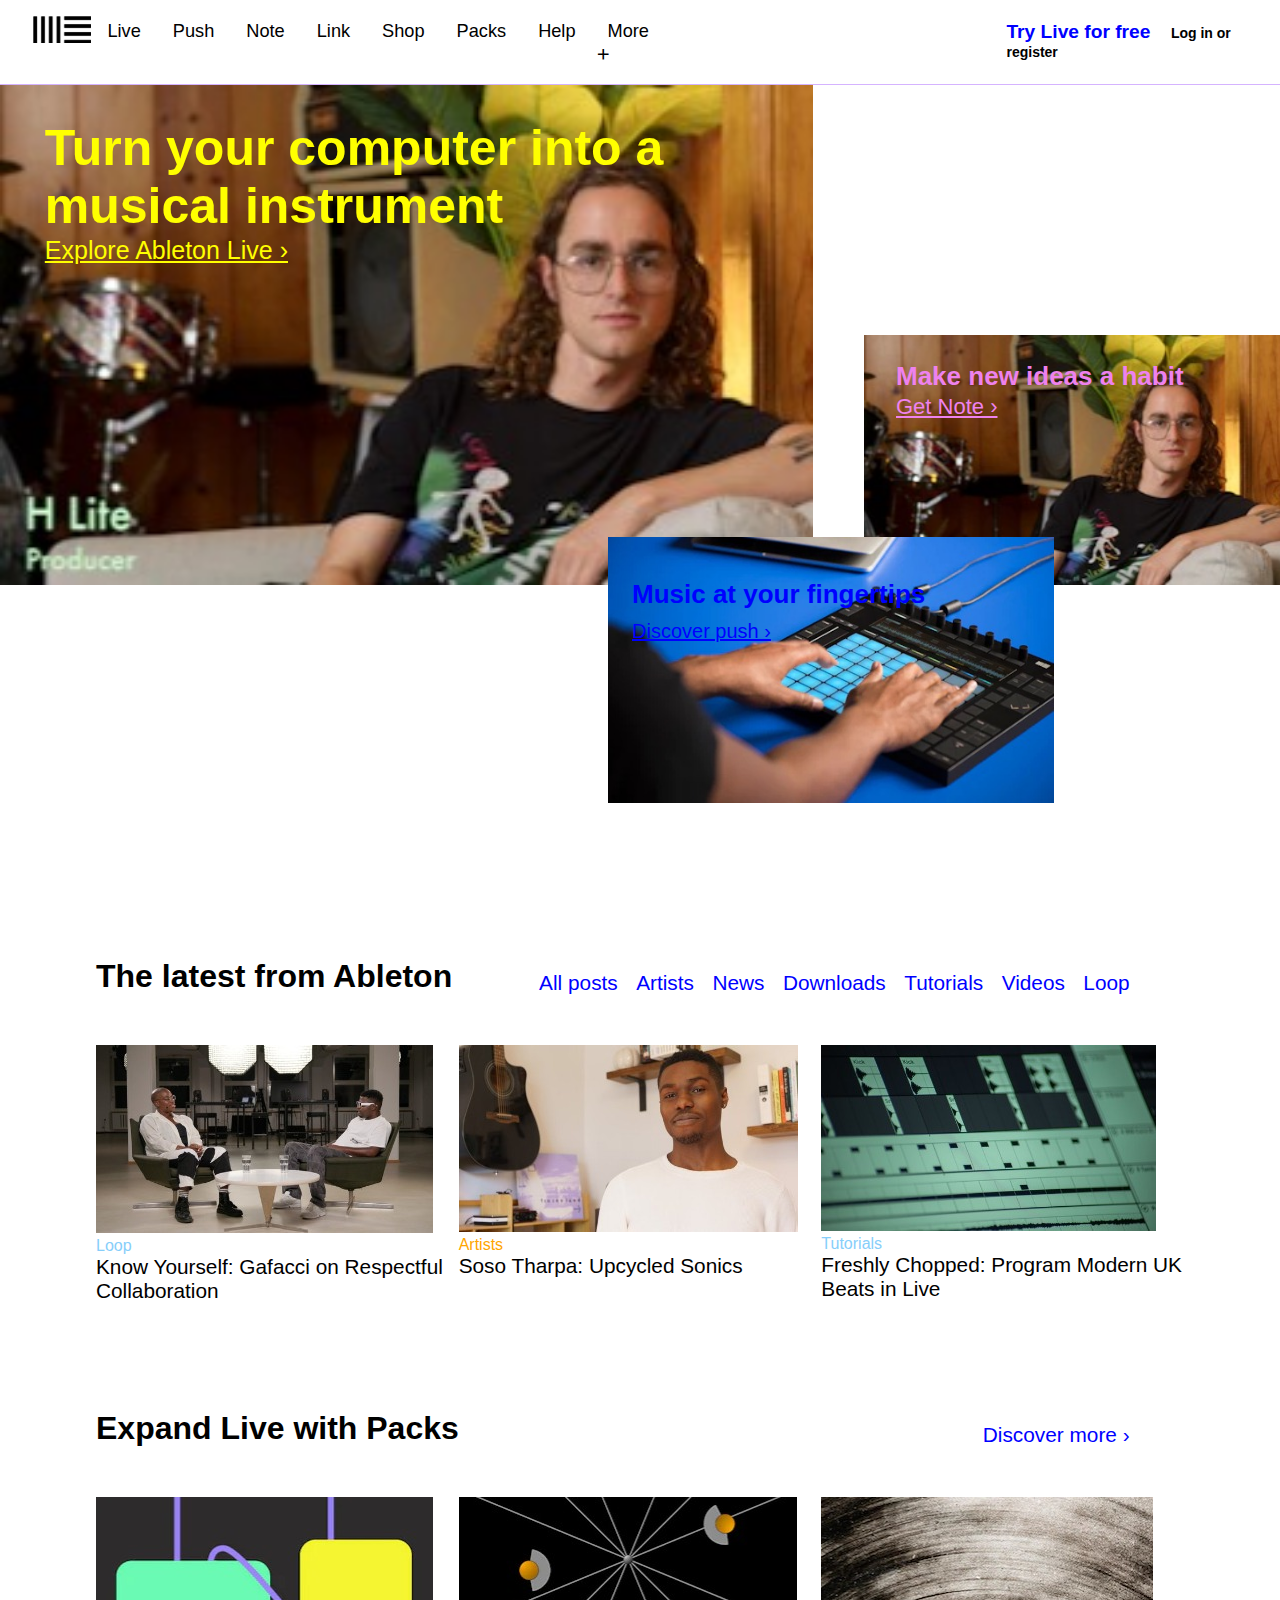
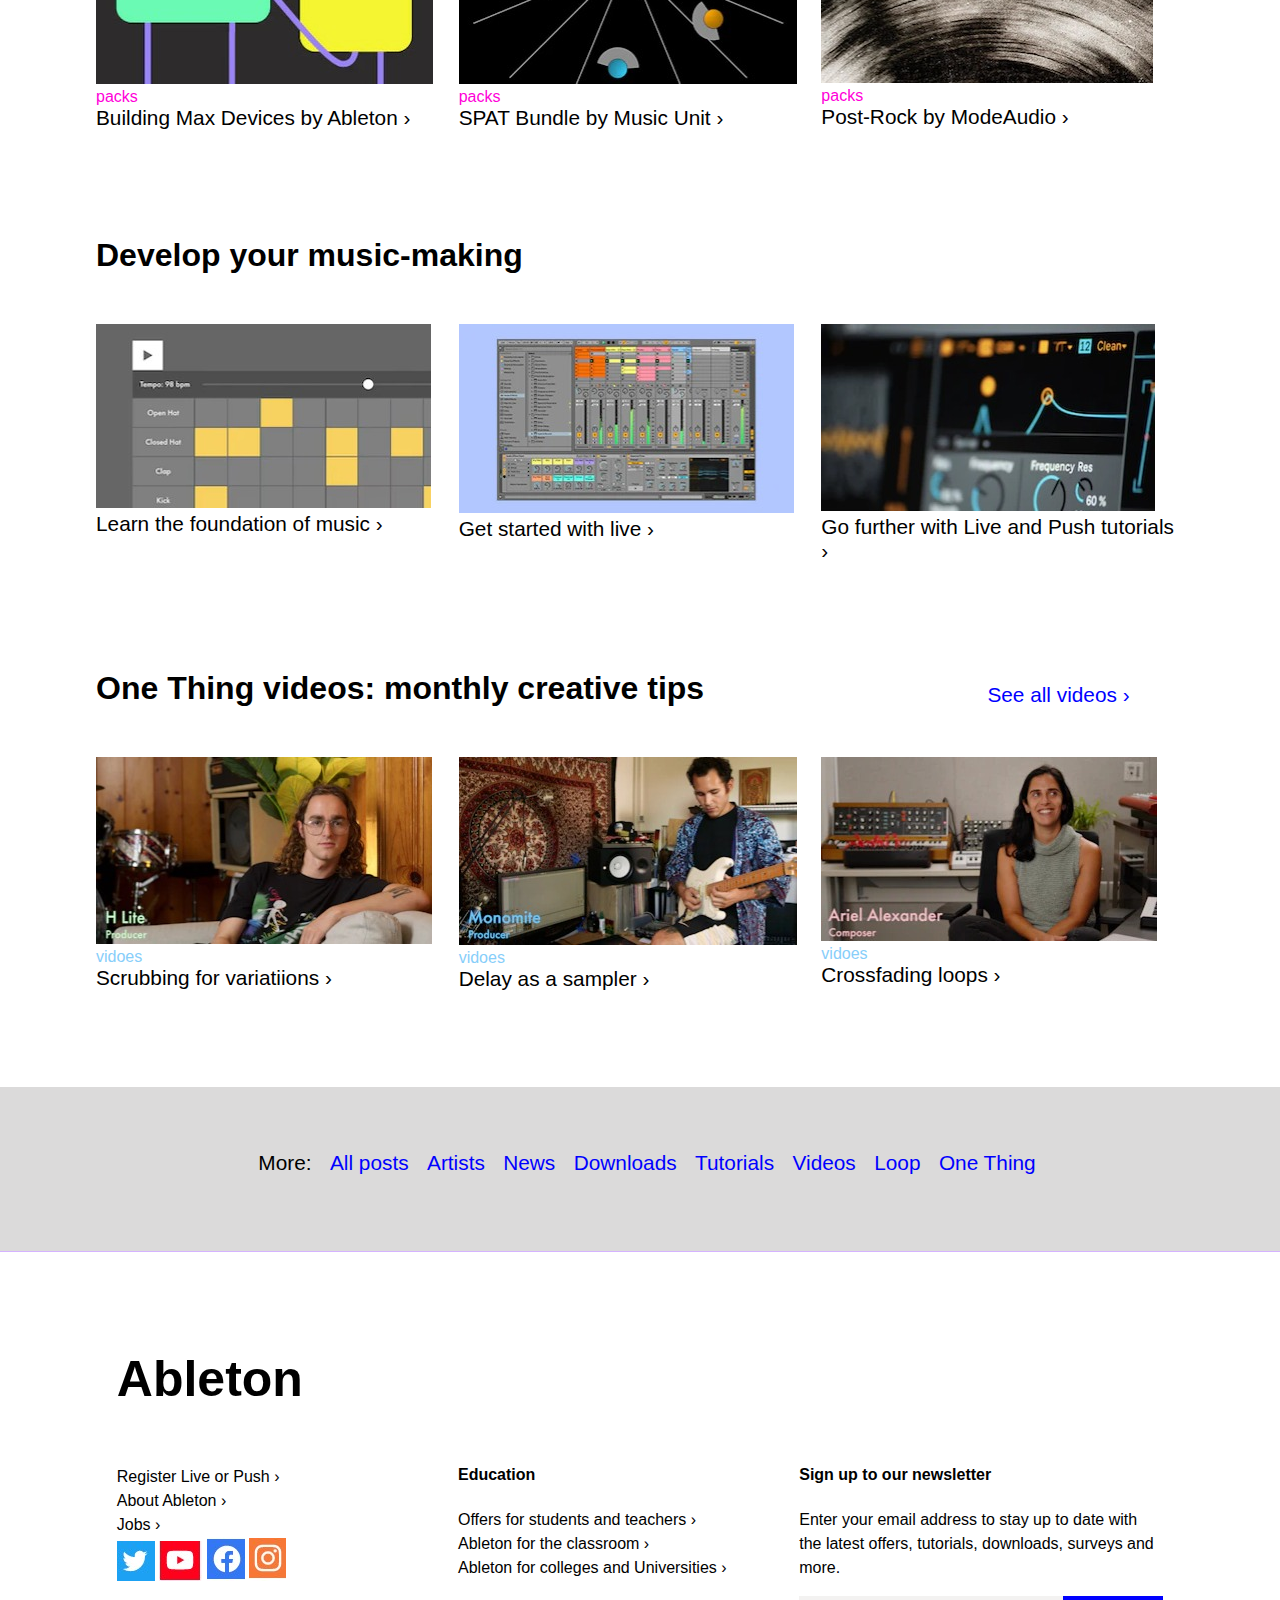
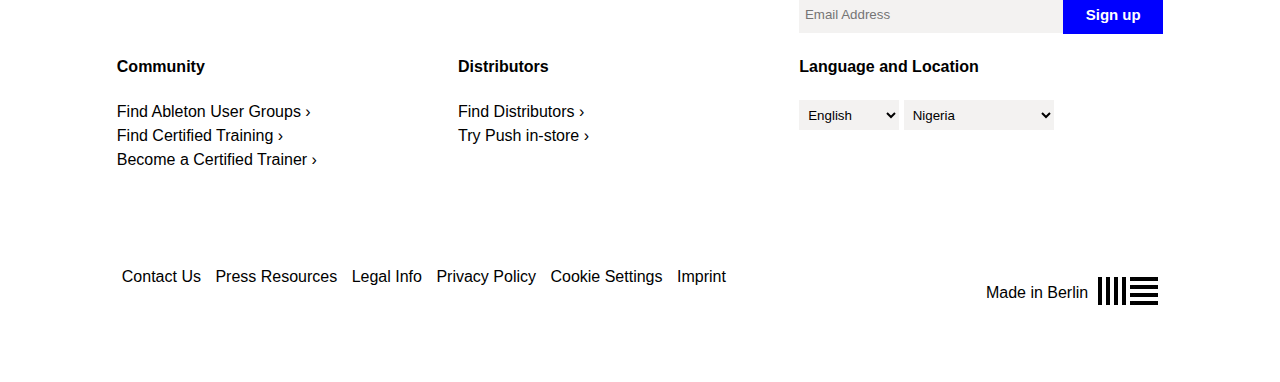
<file: index.html>
<!DOCTYPE html>
<html lang="en">

<head>
    <meta charset="UTF-8">
    <meta http-equiv="X-UA-Compatible" content="IE=edge">
    <meta name="viewport" content="width=device-width, initial-scale=1.0">
    <link rel="stylesheet" href="styles.css">
    <title>Creative tools for music makers</title>
    <link href='https://unpkg.com/boxicons@2.1.4/css/boxicons.min.css' rel='stylesheet'>
</head>

<body>
    <nav>
        <div class="nav-container">
            <label class="toggle-menu" for="toggle">Menu<i class='bx bx-chevron-down'></i></label>
            <input type="checkbox" id="toggle" />
            <div id="nav-logo">
                <a href="index.html"><img class="logo" src="images/logo.jpg" alt="logo"></a>
            </div>
            <ul class="nav-items-1">
                <li id="nav-link-1"><a class="txt-links" class="nav-link-1" href="live.html">Live </a></li>
                <li id="nav-link-1"> <a class="txt-links" class="nav-links-1" href="push.html">Push</a> </li>
                <li id="nav-link-1"><a class="txt-links" class="nav-links-1" href="note.html">Note</a></li>
                <li id="nav-link-1"><a class="txt-links" class="nav-links-1" href="link.html">Link</a></li>
                <li id="nav-link-1"><a class="txt-links" class="nav-links-1" href="shop.html">Shop</a></li>
                <li id="nav-link-1"><a class="txt-links" class="nav-links-1" href="packs.html">Packs</a></li>
                <li id="nav-link-1"><a class="txt-links" class="nav-links-1" href="help.html">Help</a></li>
                <li id="nav-link-1"> <a class="txt-links" class="nav-links-1" href="">More <i class='bx bx-plus'></i></a> </li>

                <li id="Nav-link-1"><a href="trial.html" class="Nav-Links-1">Try Live for free</a></li>
                <li id="Nav-link-1"><a href="login.html" class="Nav-Link-1">Log in or register</a></li>
            </ul>
            <div class="nav-items-2">
                <a href="trial.html" id="nav-link-2" class="nav-links-2">Try Live for free</a>
                <a href="login.html" id="nav-link-2" class="nav-link-2">Log in or register</a>
            </div>
        </div>
        <section>
            <div class="container">
                <div class="box-1">
                    <h1 class="bx-1-hd">Turn your computer into a musical instrument</h1>
                    <div class="a-cont"><a id="bx-1-a" href="">Explore Ableton Live ›</a></div>
                </div>
                <div class="box-2">
                    <h3 class="bx-1-hd-1">Make new ideas a habit</h3>
                    <div class="a-cont-1"><a href="">Get Note ›</a></div>
                </div>
            </div>
            <div class="box-3">
                <h3 class="bx-1-hd-2">Music at your fingertips</h3>
                <div class="a-cont-2"><a href="">Discover push ›</a></div>
            </div>
        </section>
        <section>
            <div class="container-2">
                <div class="sec-2-box-2">
                    <div>
                        <h2>The latest from Ableton</h2>
                    </div>
                    <div class="sec-2-box-2-links">
                        <a id="sec-2-box-2-links" href="">All posts</a>
                        <a id="sec-2-box-2-links" href="">Artists</a>
                        <a id="sec-2-box-2-links" href="">News</a>
                        <a id="sec-2-box-2-links" href="">Downloads</a>
                        <a id="sec-2-box-2-links" href="">Tutorials</a>
                        <a id="sec-2-box-2-links" href="">Videos</a>
                        <a id="sec-2-box-2-links" href="">Loop</a>
                    </div>
                </div>
                <div class="sec-2-box-3">
                    <div class="col">
                        <a href=""><img src="images/image-1.jpeg" alt="image"></a><br>
                        <a href="" id="sm-link-1">Loop</a><br>
                        <a href="" class="sm-link-1">Know Yourself: Gafacci on Respectful Collaboration</a>
                    </div>
                    <div class="col">
                        <a href=""><img src="images/image-2.jpeg" alt="image"></a> <br>
                        <a href="" id="sm-link-2">Artists</a> <br>
                        <a href="" class="sm-link-1">Soso Tharpa: Upcycled Sonics</a>
                    </div>
                    <div class="col">
                        <a href=""><img src="images/image-3.jpeg" alt="image"></a> <br>
                        <a href="" id="sm-link-3">Tutorials</a><br>
                        <a href="" class="sm-link-1">Freshly Chopped: Program Modern UK <br> Beats in Live</a>
                    </div>
                </div>
            </div>
        </section>
        <section>
            <div class="container-2">
                <div class="sec-2-box-2">
                    <div>
                        <h2>Expand Live with Packs</h2>
                    </div>
                    <div class="sec-2-box-2-links">
                        <a id="sec-2-box-2-links" href="">Discover more ›</a>
                    </div>
                </div>
                <div class="sec-2-box-3">
                    <div class="col">
                        <a href=""><img src="images/image-4.jpeg" alt="image"></a><br>
                        <a href="" id="sm-Link-2">packs</a><br>
                        <a href="" class="sm-link-1">Building Max Devices by Ableton ›</a>
                    </div>
                    <div class="col">
                        <a href=""><img src="images/image-5.jpeg" alt="image"></a> <br>
                        <a href="" id="sm-Link-2">packs</a> <br>
                        <a href="" class="sm-link-1">SPAT Bundle by Music Unit ›</a>
                    </div>
                    <div class="col">
                        <a href=""><img src="images/image-6.jpeg" alt="image"></a> <br>
                        <a href="" id="sm-Link-2">packs</a><br>
                        <a href="" class="sm-link-1"> Post-Rock by ModeAudio ›</a>
                    </div>
                </div>
            </div>
        </section>
        <section>
            <div class="container-2">
                <div class="sec-2-box-2">
                    <div>
                        <h2>Develop your music-making</h2>
                    </div>
                </div>
                <div class="sec-2-box-3">
                    <div class="col">
                        <a href=""><img src="images/image-7.jpeg" id="img" alt="image"></a><br>
                        <a href="" class="sm-link-1">Learn the foundation of music ›</a>
                    </div>
                    <div class="col">
                        <a href=""><img src="images/image-8.jpeg" alt="image"></a> <br>
                        <a href="" class="sm-link-1">Get started with live ›</a>
                    </div>
                    <div class="col">
                        <a href=""><img src="images/image-9.jpeg" alt="image"></a> <br>
                        <a href="" class="sm-link-1">Go further with Live and Push tutorials ›</a>
                    </div>
                </div>
            </div>
        </section>
        <section>
            <div class="container-2">
                <div class="sec-2-box-2">
                    <div>
                        <h2>One Thing videos: monthly creative tips</h2>
                    </div>
                    <div class="sec-2-box-2-links">
                        <a id="sec-2-box-2-links" href="">See all videos › </a>
                    </div>
                </div>
                <div class="sec-2-box-3">
                    <div class="col">
                        <a href=""><img src="images/image-10.jpeg" alt="image"></a><br>
                        <a href="" id="sm-link-1">vidoes</a><br>
                        <a href="" class="sm-link-1">Scrubbing for variatiions ›</a>
                    </div>
                    <div class="col">
                        <a href=""><img src="images/image-11.jpeg" alt="image"></a> <br>
                        <a href="" id="sm-link-1">vidoes</a><br>
                        <a href="" class="sm-link-1">Delay as a sampler ›</a>
                    </div>
                    <div class="col">
                        <a href=""><img src="images/image-12.jpeg" alt="image"></a> <br>
                        <a href="" id="sm-link-1">vidoes</a><br>
                        <a href="" class="sm-link-1">Crossfading loops ›</a>
                    </div>
                </div>
            </div>
        </section>
        <div class="sec-box-links">
            <div id="sec-box-links-cont">
                <a id="sec-box-link" href="">More:</a>
                <a id="sec-box-links" href="">All posts</a>
                <a id="sec-box-links" href="">Artists</a>
                <a id="sec-box-links" href="">News</a>
                <a id="sec-box-links" href=" ">Downloads</a>
                <a id="sec-box-links" href=" ">Tutorials</a>
                <a id="sec-box-links" href=" ">Videos</a>
                <a id="sec-box-links" href=" ">Loop</a>
                <a id="sec-box-links" href=" ">One Thing</a>
            </div>
        </div>
        <footer>
            <h1 class="h1-text">Ableton</h1>
            <div class="footer-cont ">
                <div class="f-box-1">
                    <a href=" " class="f-link">Register Live or Push ›</a><br>
                    <a href=" " class="f-link">About Ableton ›</a><br>
                    <a href=" " class="f-link">Jobs ›</a><br>
                    <img src="images/Web capture_1-5-2023_132721_www.ableton.com.jpeg" alt="">
                    <img src="images/Web capture_1-5-2023_13285_www.ableton.com.jpeg" alt="">
                    <img src="images/Web capture_1-5-2023_132621_www.ableton.com.jpeg" alt=" ">
                    <a href=" ">
                        <img src="images/Web capture_1-5-2023_141528_www.ableton.com.jpeg" alt=" ">
                    </a>
                </div>
                <div>
                    <h4>Education</h4>
                    <a href=" " class="f-link">Offers for students and teachers ›</a><br>
                    <a href=" " class="f-link">Ableton for the classroom ›</a><br>
                    <a href=" " class="f-link">Ableton for colleges and Universities ›</a><br>
                </div>
                <div>
                    <h4>Sign up to our newsletter</h4>
                    <p>Enter your email address to stay up to date with the latest offers, tutorials, downloads, surveys and more.</p>
                    <div class="input-btn-cont">
                        <div>
                            <input type="text " placeholder=" Email Address " id="Text">
                        </div>
                        <div>
                            <button id="Sign">Sign up</button>
                        </div>
                    </div>

                </div>
                <div>
                    <h4>Community</h4>
                    <a href=" " class="f-link">Find Ableton User Groups › </a><br>
                    <a href=" " class="f-link"> Find Certified Training ›</a><br>
                    <a href=" " class="f-link">Become a Certified Trainer ›</a><br>
                </div>
                <div>
                    <h4>Distributors</h4>
                    <a href=" " class="f-link">Find Distributors ›</a><br>
                    <a href=" " class="f-link">Try Push in-store ›</a><br>
                </div>
                <div>
                    <h4>Language and Location</h4>
                    <select name=" " id="select">
                    <option value="English ">English</option>
                    <option value="Deutsch ">Deutsch</option>
                </select>
                    <select name=" " id="select-1">
                    <option value="Nigeria ">Nigeria</option>
                </select>
                </div>
            </div>
            <div class="f-box-2">
                <div class="f-box-2-links">
                    <a href=" " id="f-box-2-links">Contact Us</a>
                    <a href=" " id="f-box-2-links">Press Resources</a>
                    <a href=" " id="f-box-2-links">Legal Info</a>
                    <a href=" " id="f-box-2-links">Privacy Policy</a>
                    <a href=" " id="f-box-2-links">Cookie Settings</a>
                    <a href=" " id="f-box-2-links">Imprint</a>
                </div>
                <div class="f-box-3">
                    <div>
                        <p>Made in Berlin</p>
                    </div>
                    <div><img src=" images/Web capture_26-4-2023_125122_www.ableton.com.jpeg " alt="logo ">
                    </div>
                </div>
            </div>
        </footer>
</body>

</html>
</file>
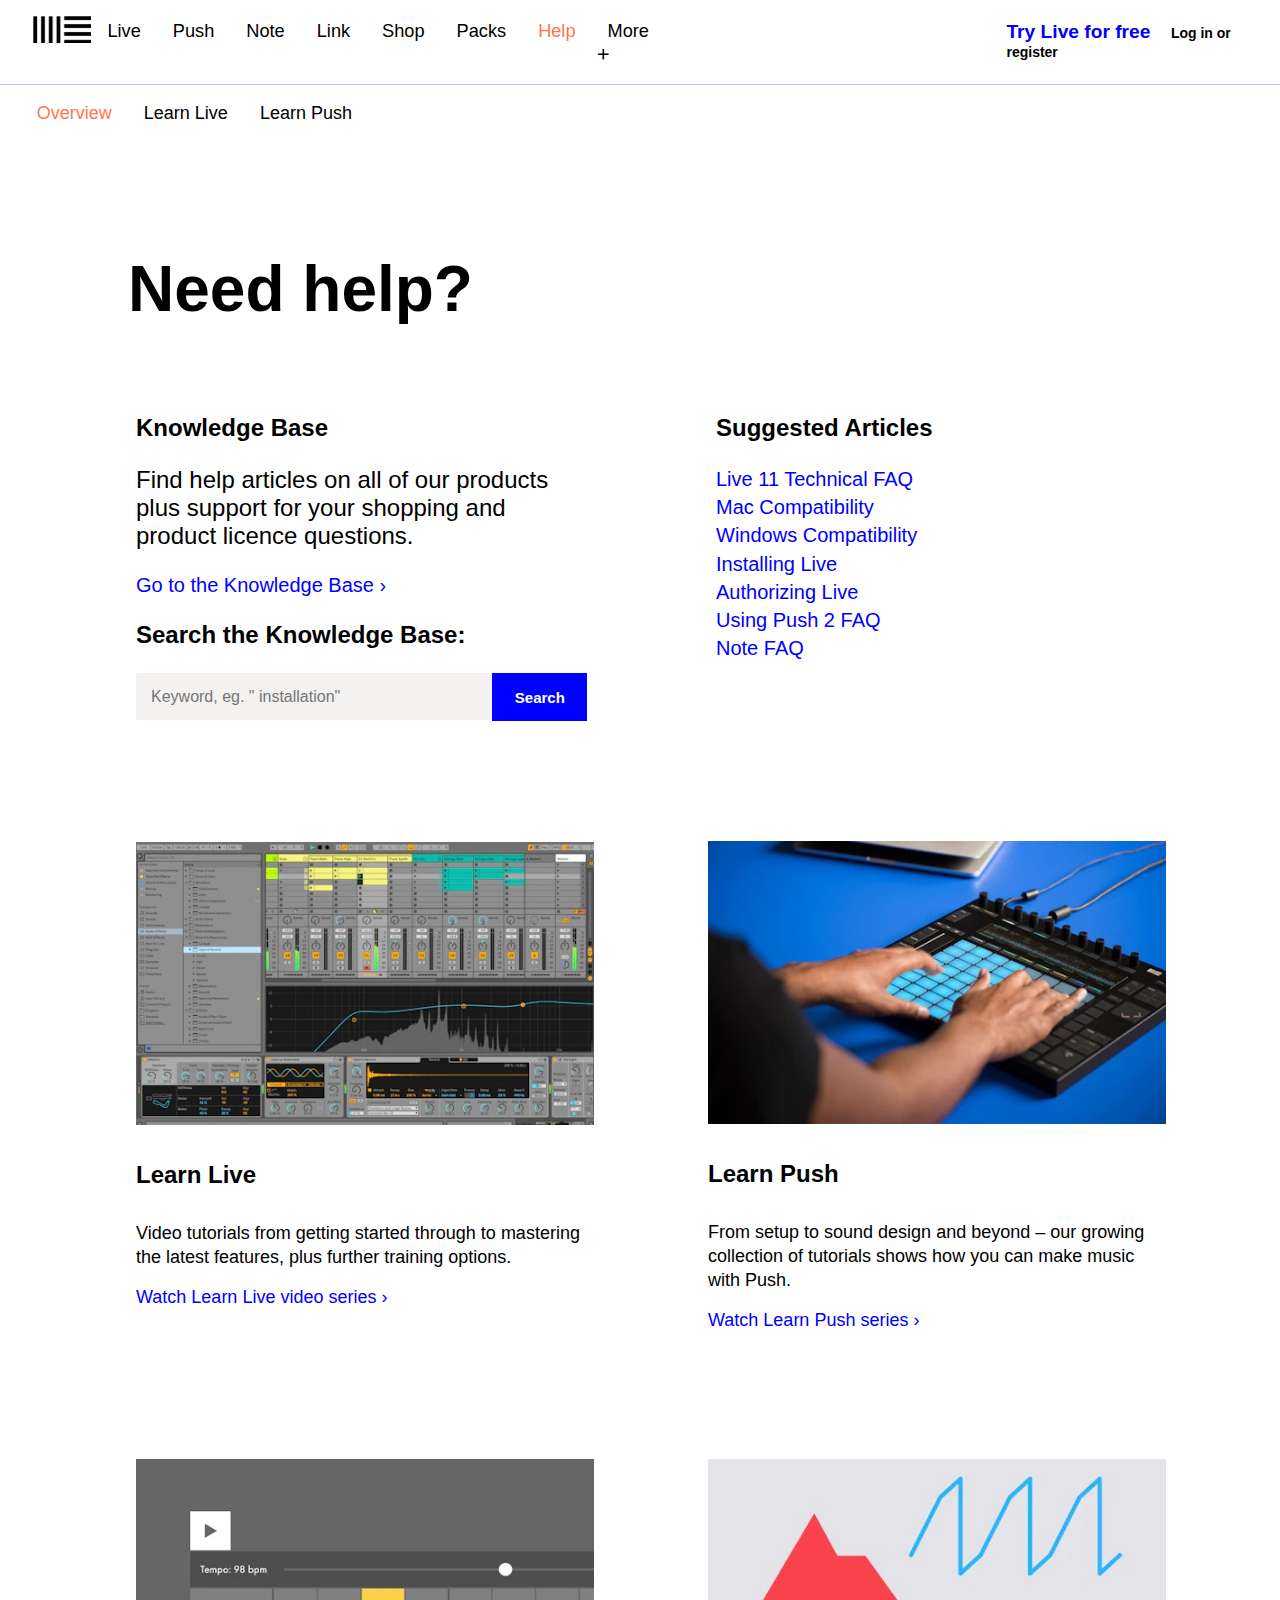
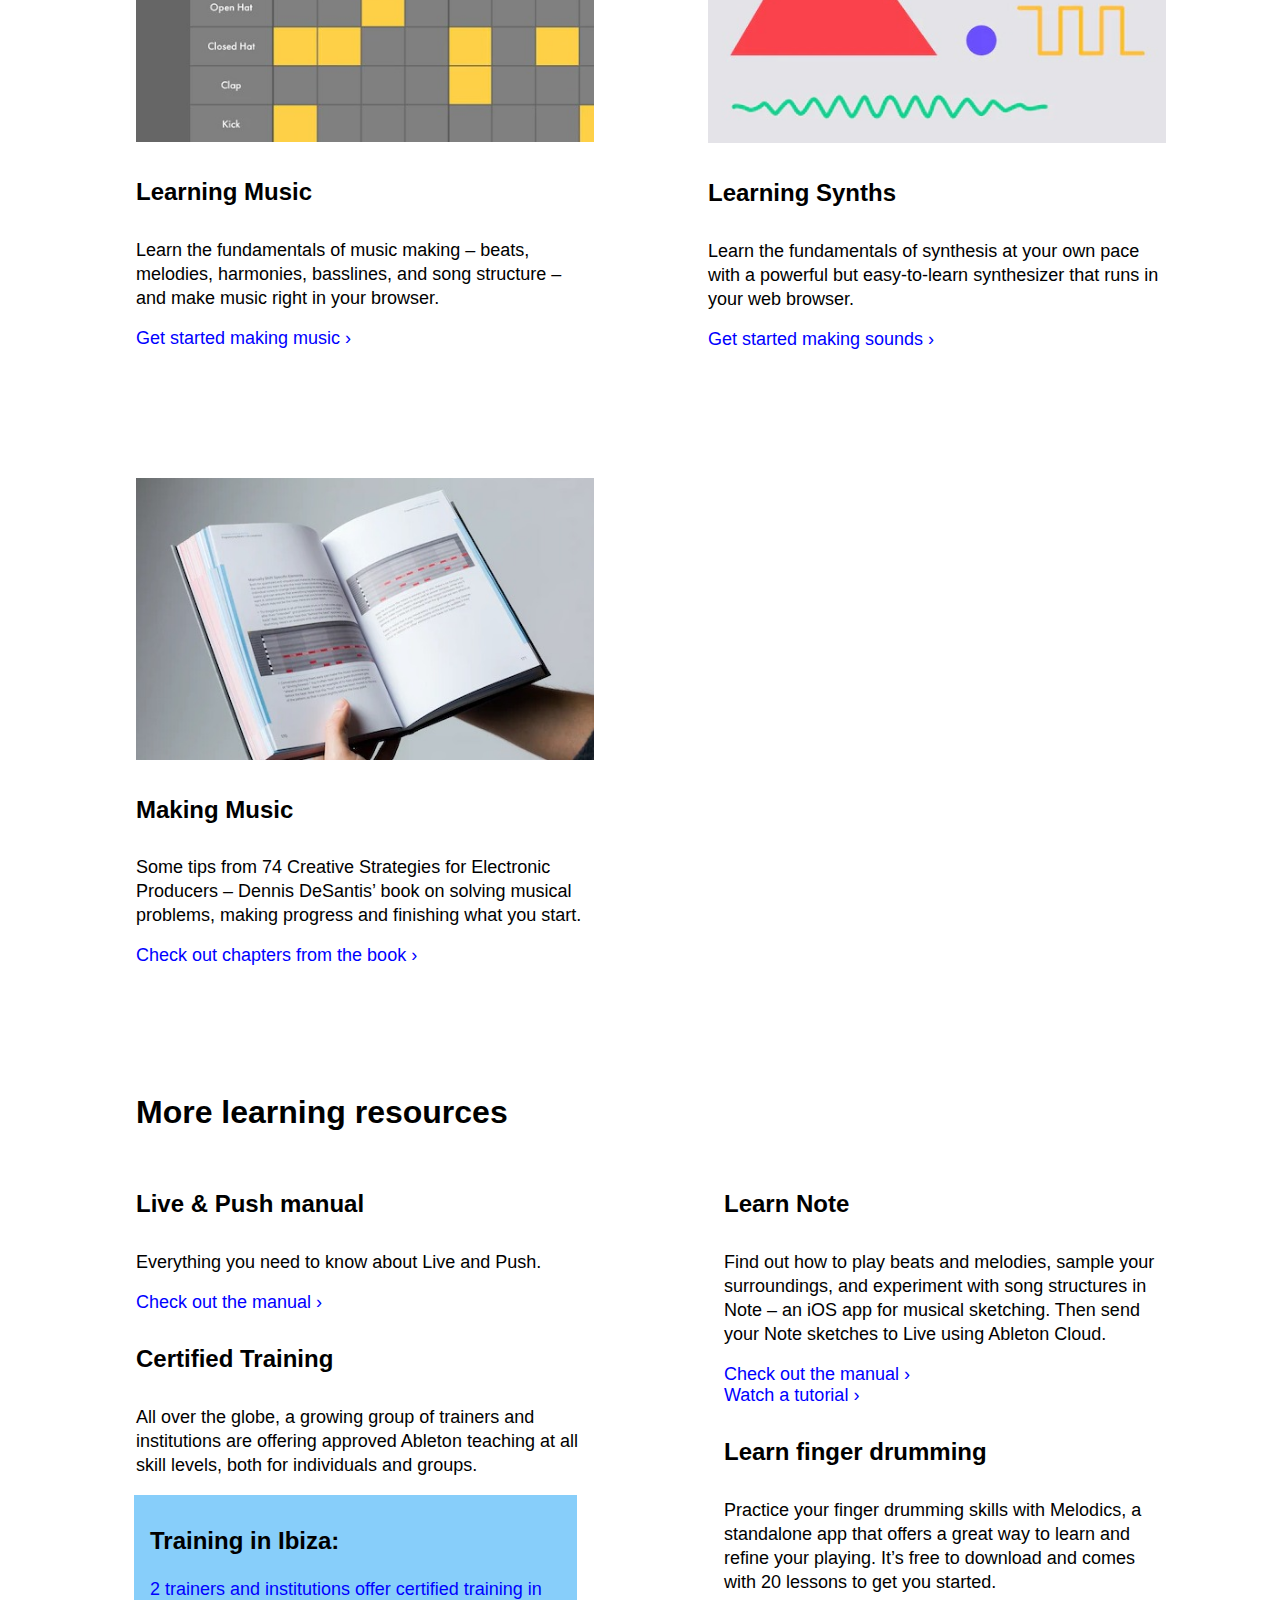
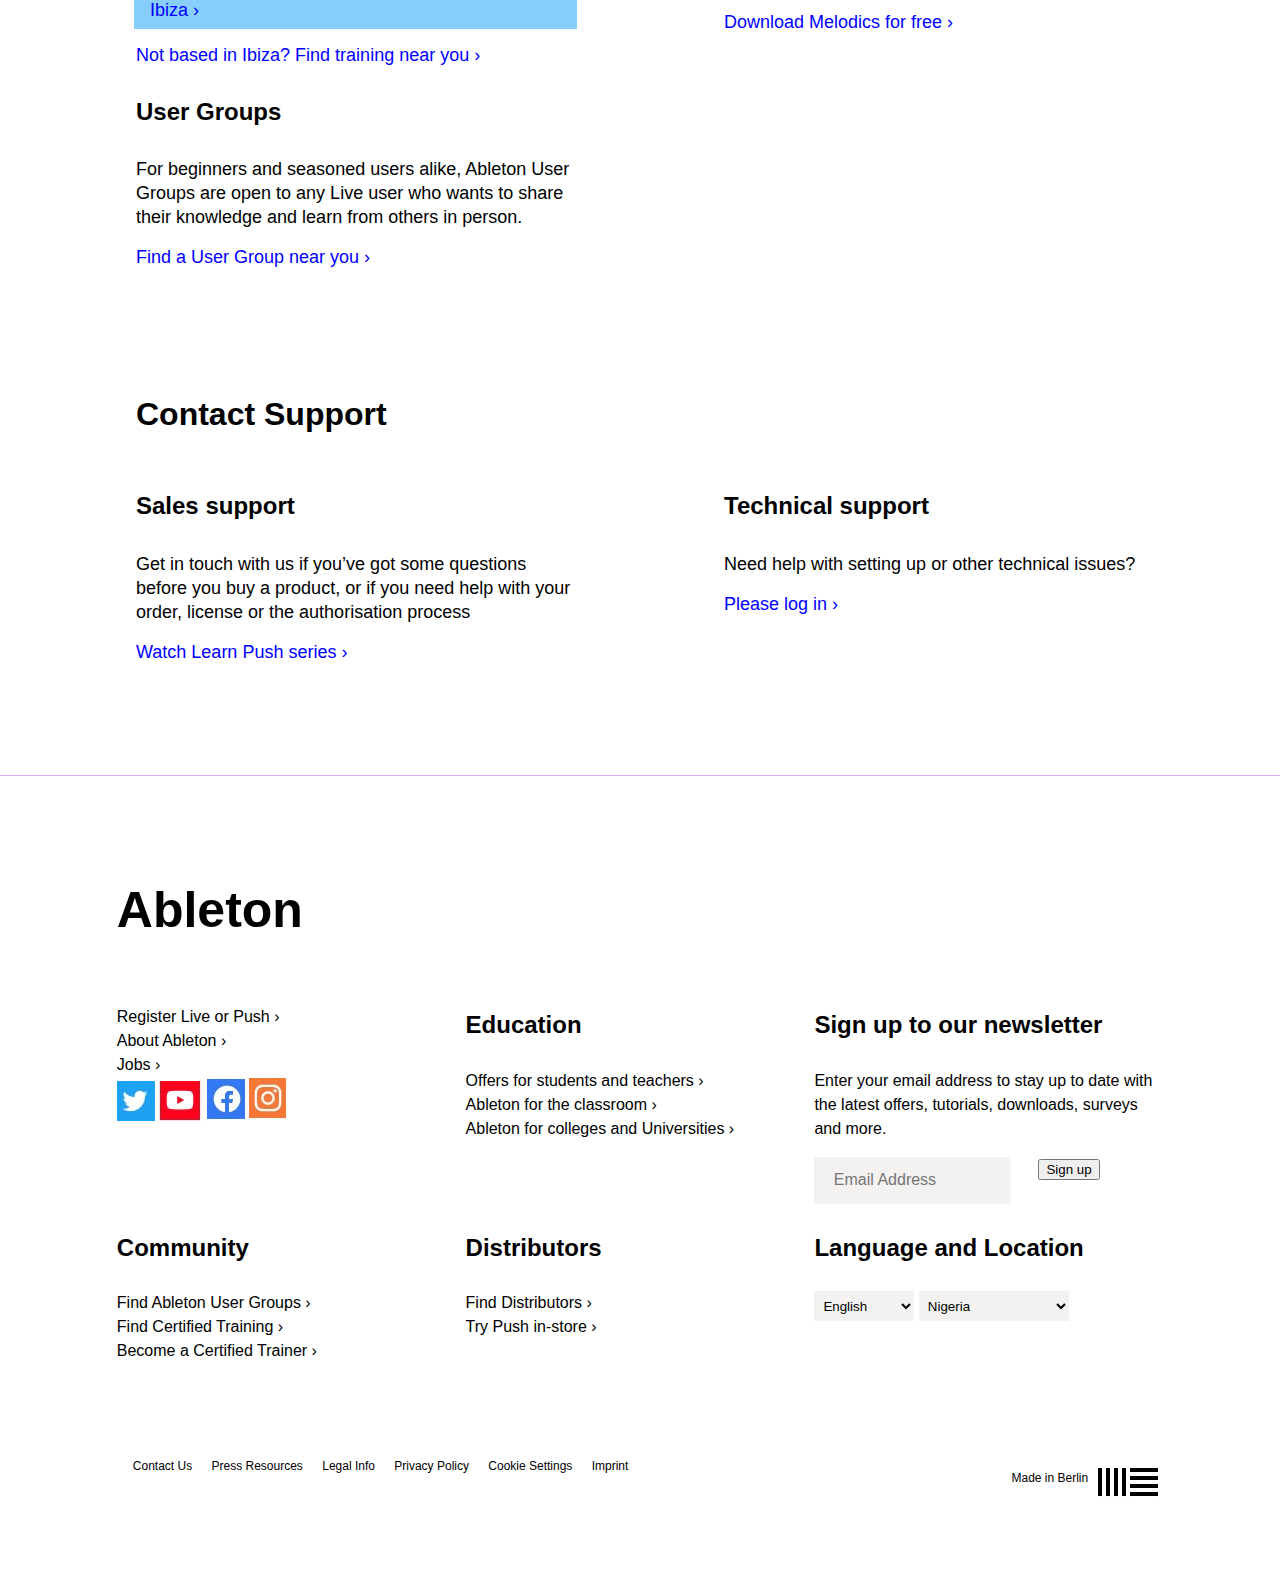
<file: help.html>
<!DOCTYPE html>
<html lang="en">

<head>
    <meta charset="UTF-8">
    <meta http-equiv="X-UA-Compatible" content="IE=edge">
    <meta name="viewport" content="width=device-width, initial-scale=1.0">
    <title>help</title>
    <link rel="stylesheet" href="help.css">
    <link href='https://unpkg.com/boxicons@2.1.4/css/boxicons.min.css' rel='stylesheet'>
</head>

<body>
    <nav>
        <div class="nav-container">
            <label class="toggle-menu" for="toggle">Menu<i class='bx bx-chevron-down'></i></label>
            <input type="checkbox" id="toggle" />
            <div id="nav-logo">
                <a href="index.html"><img class="logo" src="images/logo.jpg" alt="logo"></a>
            </div>
            <ul class="nav-items-1">
                <li id="nav-link-1"><a class="txt-links" class="nav-link-1" href="live.html">Live </a></li>
                <li id="nav-link-1"> <a class="txt-links" class="nav-links-1" href="push.html">Push</a> </li>
                <li id="nav-link-1"><a class="txt-links" class="nav-links-1" href="note.html">Note</a></li>
                <li id="nav-link-1"><a class="txt-links" class="nav-links-1" href="link.html">Link</a></li>
                <li id="nav-link-1"><a class="txt-links" class="nav-links-1" href="shop.html">Shop</a></li>
                <li id="nav-link-1"><a class="txt-links" class="nav-links-1" href="packs.html">Packs</a></li>
                <li id="nav-link-1"><a class="txt-link" class="nav-links-1" href="help.html">Help</a></li>
                <li id="nav-link-1"> <a class="txt-links" class="nav-links-1" href="">More <i class='bx bx-plus'></i></a> </li>

                <li id="Nav-link-1"><a href="trial.html" class="Nav-Links-1">Try Live for free</a></li>
                <li id="Nav-link-1"><a href="login.html" class="Nav-Link-1">Log in or register</a></li>
            </ul>
            <div class="nav-items-2">
                <a href="trial.html" id="nav-link-2" class="nav-links-2">Try Live for free</a>
                <a href="login.html" id="nav-link-2" class="nav-link-2">Log in or register</a>
            </div>
        </div>
    </nav>
    <div class="semi-nav-cont">
        <ul class="semi-nav">
            <li>
                <a href="" class="semi-nav-link">Overview</a>
            </li>
            <li>
                <a href="" class="semi-nav-links">Learn Live</a>
            </li>
            <li>
                <a href="" class="semi-nav-links">Learn Push</a>
            </li>
        </ul>
    </div>
    <main>
        <section>
            <h1>Need help?</h1>
            <div class="container">
                <div class="box-1">
                    <h3>Knowledge Base</h3>
                    <p>Find help articles on all of our products plus support for your shopping and product licence questions.</p>
                    <a id="b-link" href="">Go to the Knowledge Base ›</a>
                    <h3> Search the Knowledge Base: </h3>
                    <div class="input-btn-cont-1">
                        <input type="text" placeholder='Keyword, eg. " installation" ' id="Text">
                        <button id="submit">Search</button>
                    </div>
                </div>
                <div class="box-2">
                    <h3>Suggested Articles</h3>
                    <div class="link-cont">
                        <a id="b-link" href="">Live 11 Technical FAQ</a><br>
                        <a id="b-link" href="">Mac Compatibility</a><br>
                        <a id="b-link" href="">Windows Compatibility</a><br>
                        <a id="b-link" href="">Installing Live</a><br>
                        <a id="b-link" href="">Authorizing Live</a><br>
                        <a id="b-link" href="">Using Push 2 FAQ</a><br>
                        <a id="b-link" href="">Note FAQ</a><br>
                    </div>
                </div>
            </div>
        </section>
        <section>
            <div class="container-2">
                <div class="col-1">
                    <div class="imgs-cont-1">
                        <img src="images/img-1.jpeg" class="images" alt="image">
                    </div>
                    <h4>Learn Live </h4>
                    <p>Video tutorials from getting started through to mastering the latest features, plus further training options. </p>
                    <a href="" id="col-1-a">Watch Learn Live video series ›</a>
                </div>
                <div class="col-2">
                    <div class="imgs-cont"><img src="images/img-2.jpeg" class="images" alt="image">
                    </div>
                    <h4>Learn Push</h4>
                    <p>From setup to sound design and beyond – our growing collection of tutorials shows how you can make music with Push.</p>
                    <a href="" id="col-1-a">Watch Learn Push series ›</a></div>

                <div class="col-3">
                    <div class="imgs-cont">
                        <img src="images/img-3.jpeg" class="images" alt="image">
                    </div>
                    <h4>Learning Music</h4>
                    <p>Learn the fundamentals of music making – beats, melodies, harmonies, basslines, and song structure – and make music right in your browser.</p>
                    <a href="" id="col-1-a">Get started making music ›</a>
                </div>
                <div class="col-4">
                    <div class="imgs-cont">
                        <img src="images/img-4.jpeg" class="images" alt="image">
                    </div>
                    <h4>Learning Synths</h4>
                    <p>Learn the fundamentals of synthesis at your own pace with a powerful but easy-to-learn synthesizer that runs in your web browser.</p>
                    <a href="" id="col-1-a">Get started making sounds ›</a>
                </div>

                <div class="col-5">
                    <div class="imgs-cont"><img src="images/img-5.jpeg" class="images" alt="image"></div>
                    <h4>Making Music</h4>
                    <p>Some tips from 74 Creative Strategies for Electronic Producers – Dennis DeSantis’ book on solving musical problems, making progress and finishing what you start.</p>
                    <a href="" id="col-1-a">Check out chapters from the book ›</a>
                </div>
            </div>
        </section>
        <section>
            <h2 id="h2">More learning resources</h2>
            <div class="container-3">
                <div>
                    <div>
                        <h4>Live & Push manual </h4>
                        <p>Everything you need to know about Live and Push.</p>
                        <a href="" id="col-1-a">Check out the manual ›</a>
                    </div>
                    <div>
                        <h4>Certified Training </h4>
                        <p>All over the globe, a growing group of trainers and institutions are offering approved Ableton teaching at all skill levels, both for individuals and groups.</p>
                        <div class="sm-box">
                            <h3 class="sm-bx-h">Training in Ibiza: </h3>
                            <a href="" id="col-1-a">2 trainers and institutions offer certified training in Ibiza ›</a>
                        </div>
                        <a href="" id="col-1-a">Not based in Ibiza? Find training near you ›</a>
                    </div>
                    <div>
                        <h4>User Groups</h4>
                        <p>For beginners and seasoned users alike, Ableton User Groups are open to any Live user who wants to share their knowledge and learn from others in person.</p>
                        <a href="" id="col-1-a">Find a User Group near you ›</a>
                    </div>
                </div>
                <div>
                    <div>
                        <h4>Learn Note</h4>
                        <p>Find out how to play beats and melodies, sample your surroundings, and experiment with song structures in Note – an iOS app for musical sketching. Then send your Note sketches to Live using Ableton Cloud.</p>
                        <a href="" id="col-1-a">Check out the manual ›</a> <br>
                        <a href="" id="col-1-a">Watch a tutorial ›</a>
                    </div>
                    <div>
                        <h4>Learn finger drumming</h4>
                        <p>Practice your finger drumming skills with Melodics, a standalone app that offers a great way to learn and refine your playing. It’s free to download and comes with 20 lessons to get you started.</p>
                        <a href="" id="col-1-a">Download Melodics for free ›</a> <br>
                    </div>
                </div>
            </div>
        </section>
        <section>
            <h2 id="h2">Contact Support</h2>
            <div class="container-4">
                <div class="cont-4-1">
                    <h4>Sales support</h4>
                    <p>Get in touch with us if you’ve got some questions before you buy a product, or if you need help with your order, license or the authorisation process</p>
                    <a href="" id="col-1-a">Watch Learn Push series ›</a>
                </div>
                <div>
                    <h4>Technical support</h4>
                    <p>Need help with setting up or other technical issues?</p>
                    <a href="" id="col-1-a">Please log in ›</a>
                </div>
            </div>
            </div>
        </section>
    </main>
    <footer>
        <h2 class="h2-text">Ableton</h2>
        <div class="footer-cont ">
            <div class="f-box-1">
                <a href=" " class="f-link">Register Live or Push ›</a><br>
                <a href=" " class="f-link">About Ableton ›</a><br>
                <a href=" " class="f-link">Jobs ›</a><br>
                <img src="images/Web capture_1-5-2023_132721_www.ableton.com.jpeg" alt="">
                <img src="images/Web capture_1-5-2023_13285_www.ableton.com.jpeg" alt="">
                <img src="images/Web capture_1-5-2023_132621_www.ableton.com.jpeg" alt=" ">
                <a href=" ">
                    <img src="images/Web capture_1-5-2023_141528_www.ableton.com.jpeg" alt=" ">
                </a>
            </div>
            <div>
                <h4>Education</h4>
                <a href=" " class="f-link">Offers for students and teachers ›</a><br>
                <a href=" " class="f-link">Ableton for the classroom ›</a><br>
                <a href=" " class="f-link">Ableton for colleges and Universities ›</a><br>
            </div>
            <div>
                <h4>Sign up to our newsletter</h4>
                <p>Enter your email address to stay up to date with the latest offers, tutorials, downloads, surveys and more.</p>
                <div class="input-btn-cont">
                    <div>
                        <input type="text " placeholder=" Email Address " id="Text">
                    </div>
                    <div>
                        <button id="Sign">Sign up</button>
                    </div>
                </div>

            </div>
            <div>
                <h4>Community</h4>
                <a href=" " class="f-link">Find Ableton User Groups › </a><br>
                <a href=" " class="f-link"> Find Certified Training ›</a><br>
                <a href=" " class="f-link">Become a Certified Trainer ›</a><br>
            </div>
            <div>
                <h4>Distributors</h4>
                <a href=" " class="f-link">Find Distributors ›</a><br>
                <a href=" " class="f-link">Try Push in-store ›</a><br>
            </div>
            <div>
                <h4>Language and Location</h4>
                <select name=" " id="select">
                    <option value="English ">English</option>
                    <option value="Deutsch ">Deutsch</option>
                </select>
                <select name=" " id="select-1">
                    <option value="Nigeria ">Nigeria</option>
                </select>
            </div>
        </div>
        <div class="f-box-2">
            <div class="f-box-2-links">
                <a href=" " id="f-box-2-links">Contact Us</a>
                <a href=" " id="f-box-2-links">Press Resources</a>
                <a href=" " id="f-box-2-links">Legal Info</a>
                <a href=" " id="f-box-2-links">Privacy Policy</a>
                <a href=" " id="f-box-2-links">Cookie Settings</a>
                <a href=" " id="f-box-2-links">Imprint</a>
            </div>
            <div class="f-box-3">
                <div>
                    <p>Made in Berlin</p>
                </div>
                <div><img src=" images/Web capture_26-4-2023_125122_www.ableton.com.jpeg " alt="logo ">
                </div>
            </div>
        </div>
    </footer>
</body>

</html>
</file>
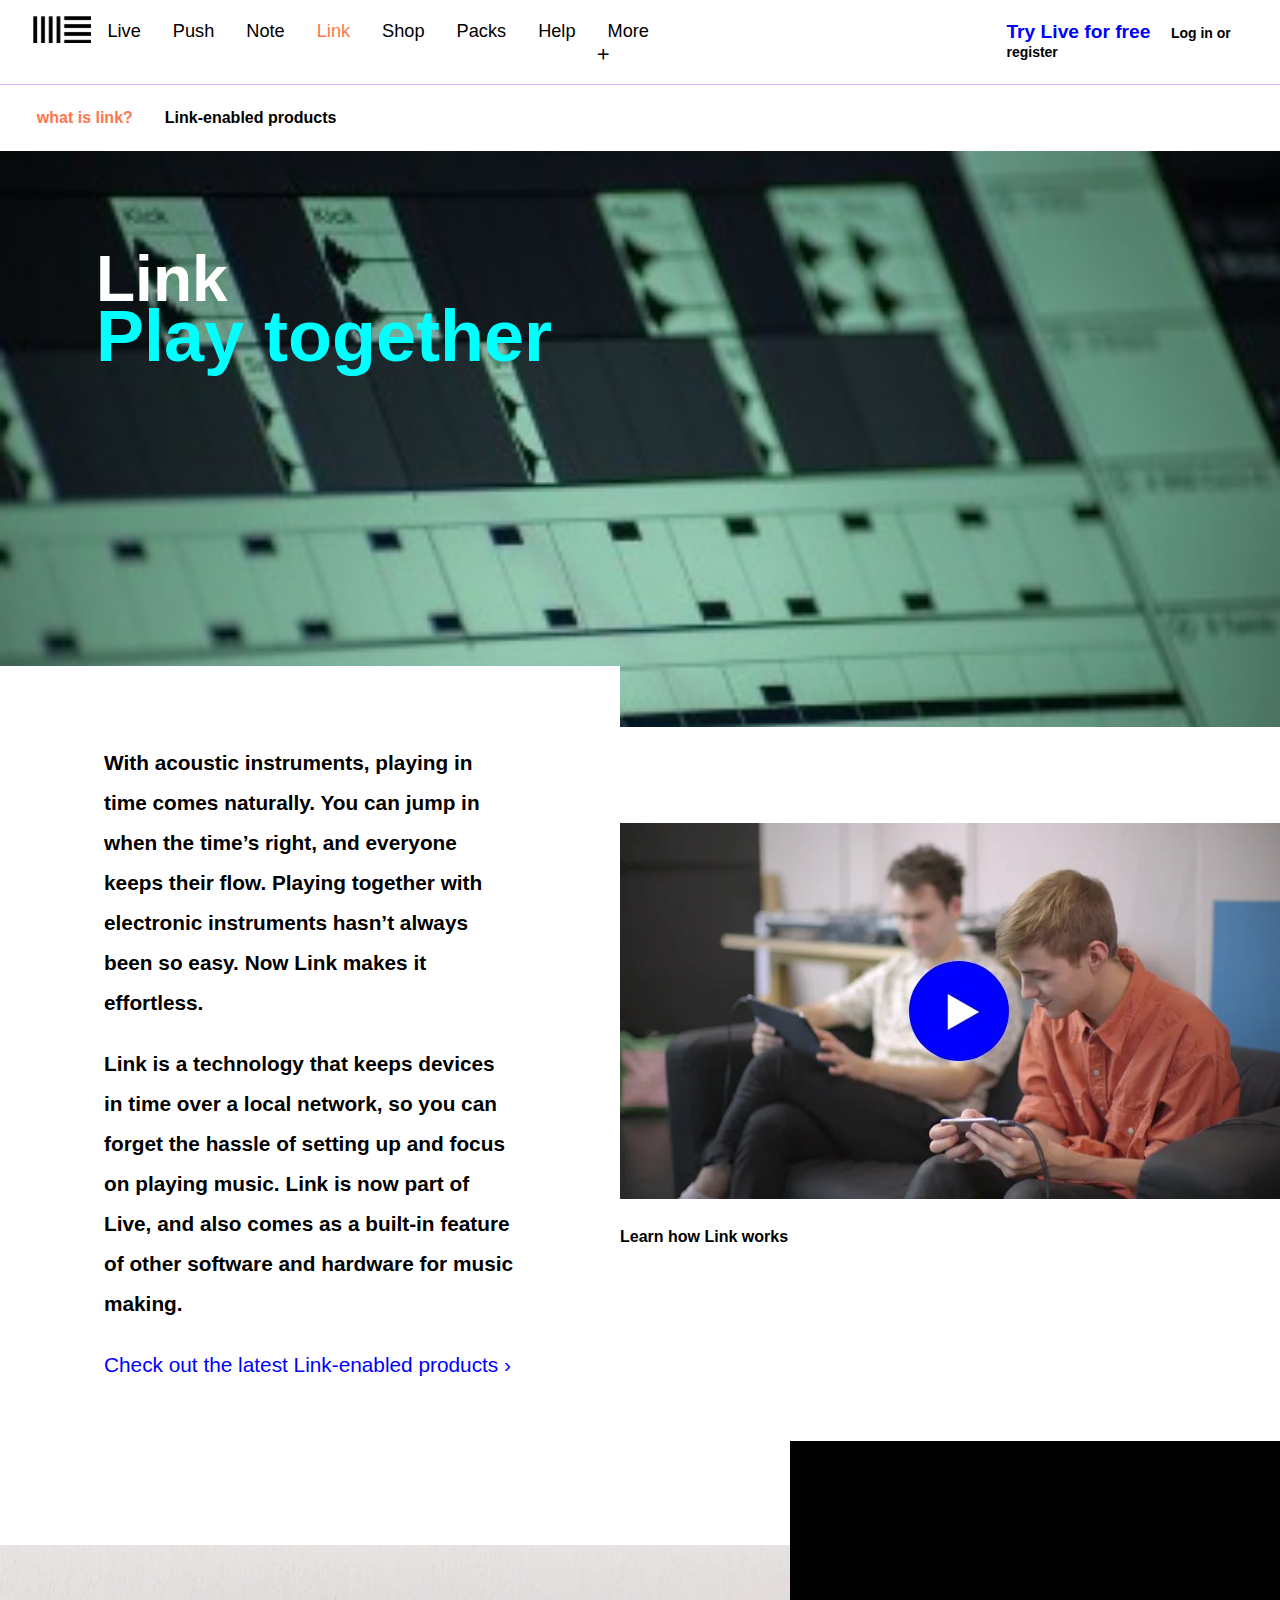
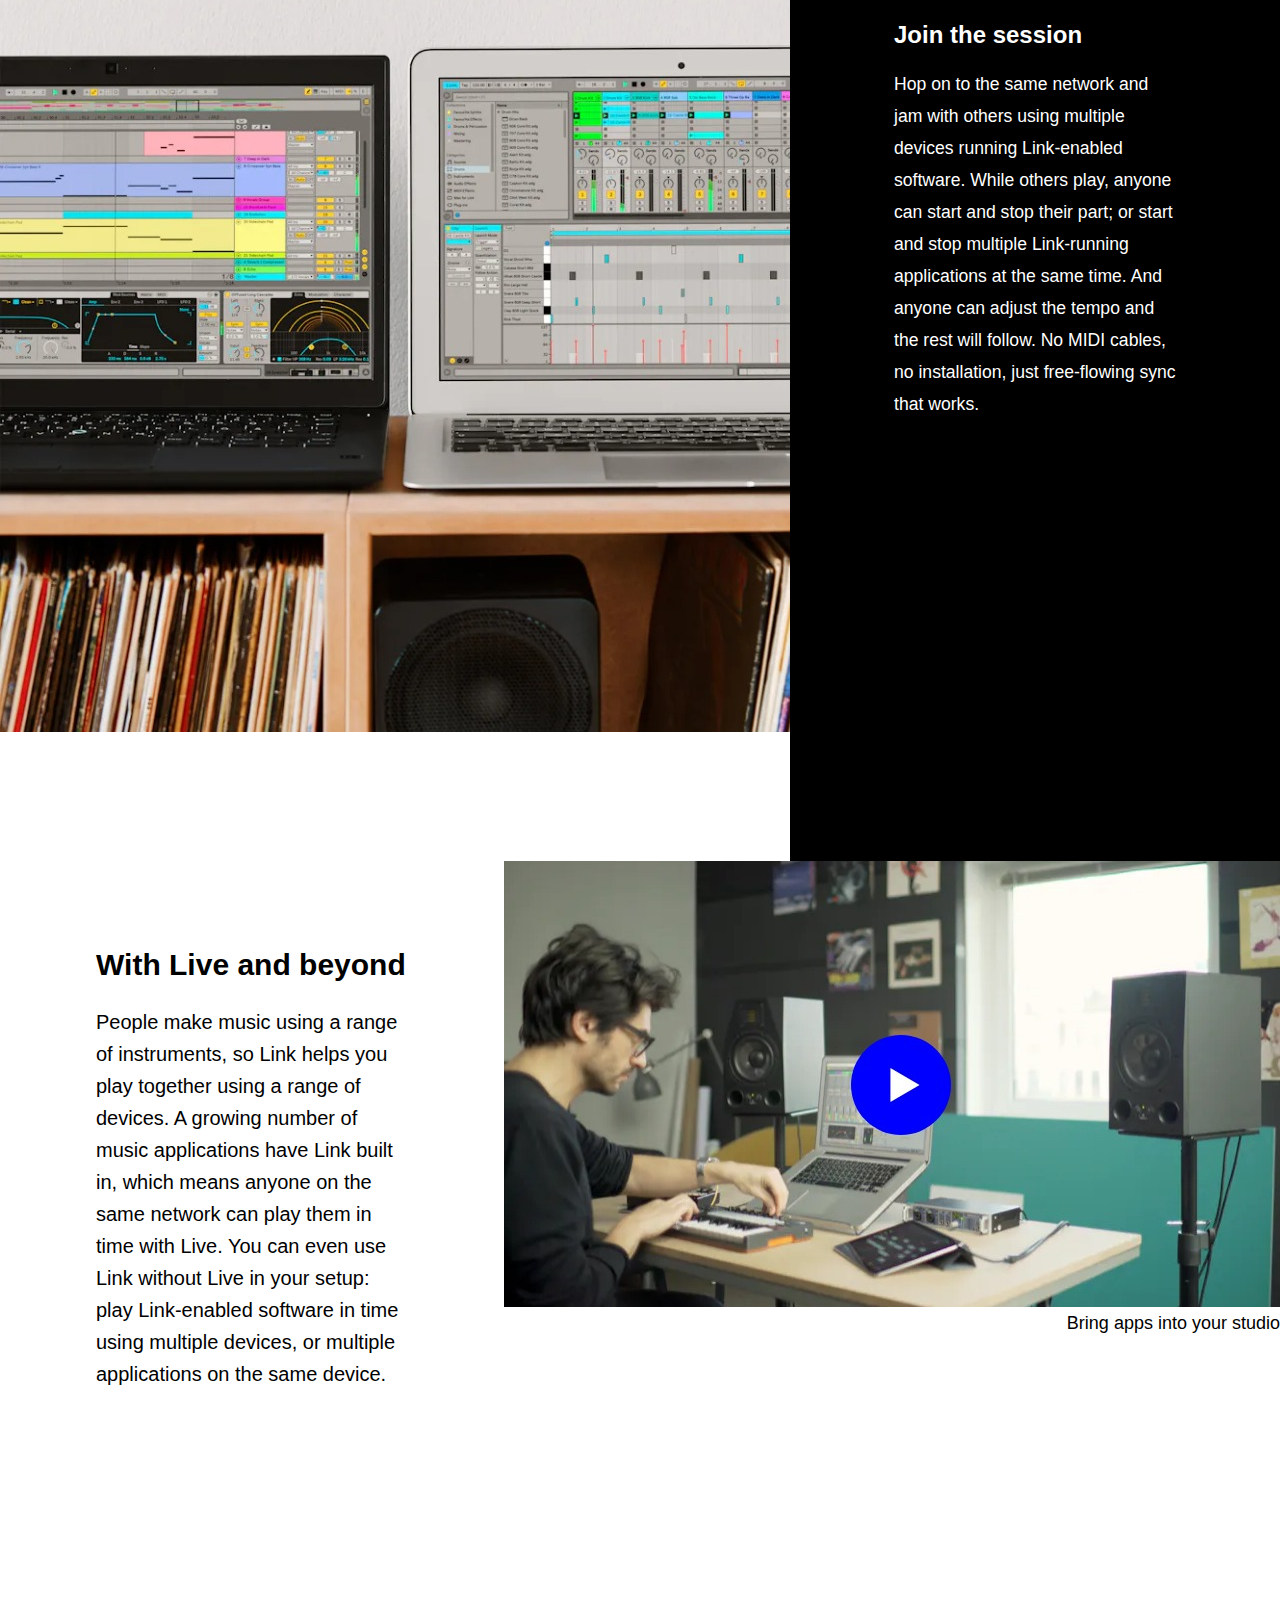
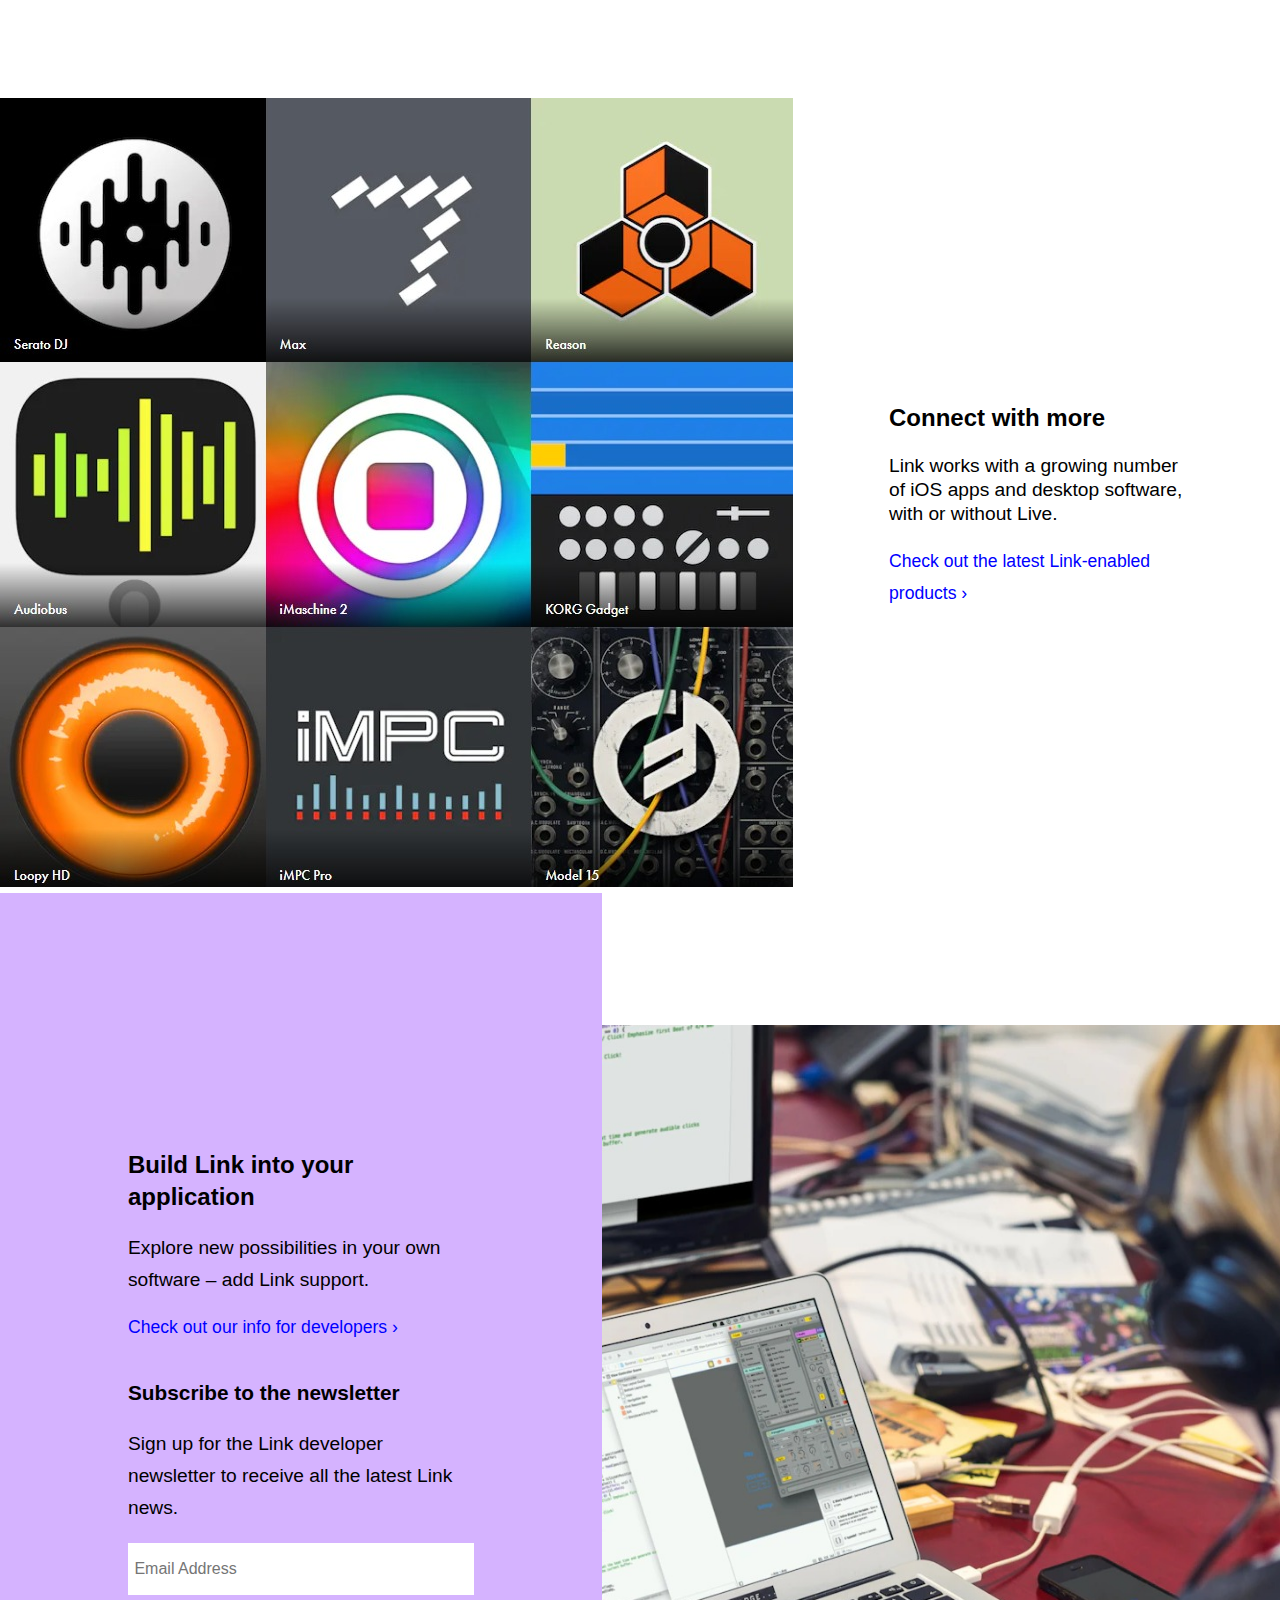
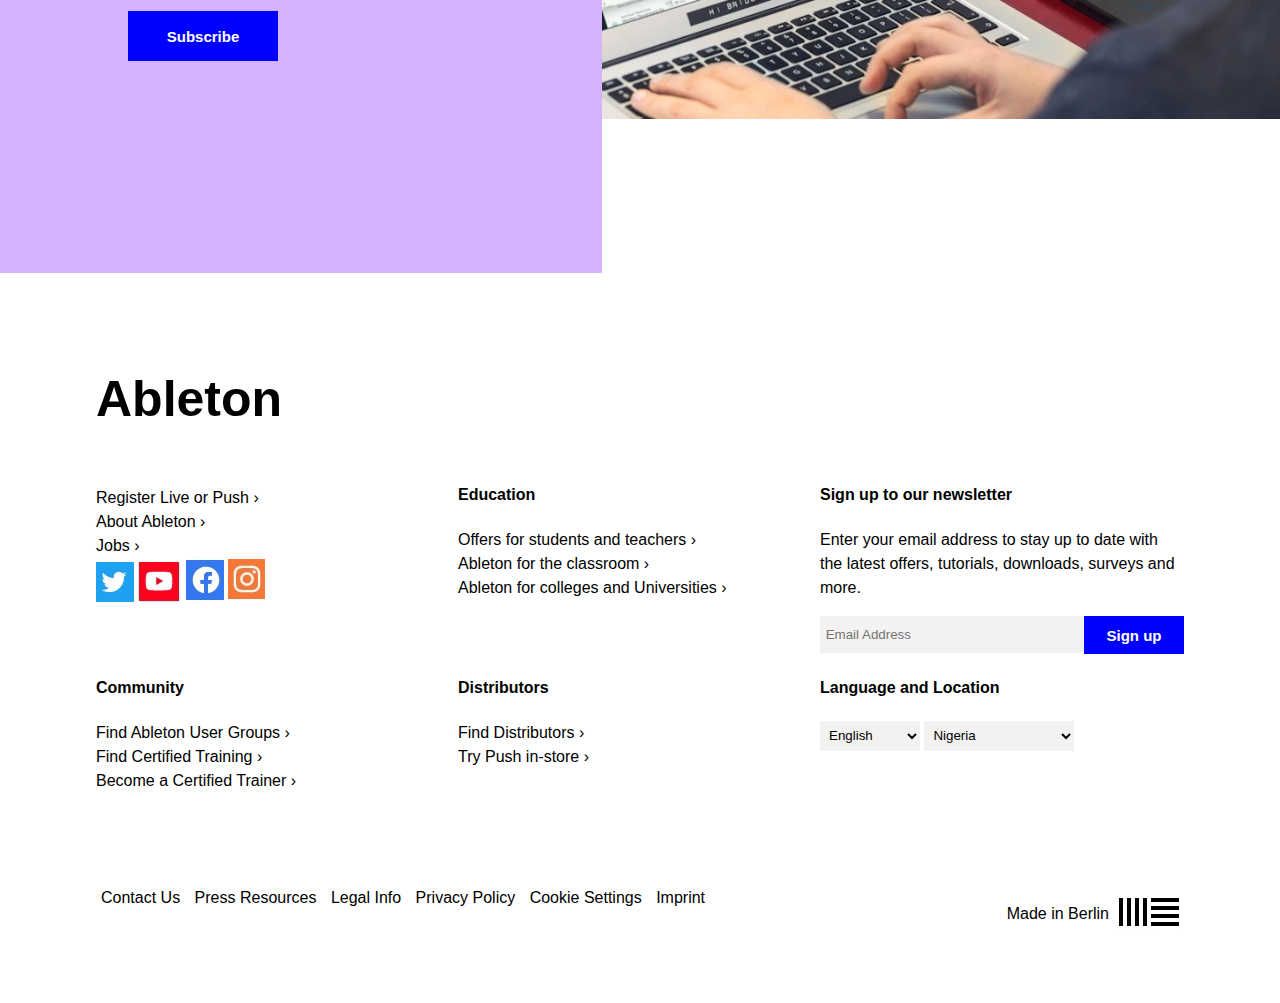
<file: link.html>
<!DOCTYPE html>
<html lang="en">

<head>
    <meta charset="UTF-8">
    <meta http-equiv="X-UA-Compatible" content="IE=edge">
    <meta name="viewport" content="width=device-width, initial-scale=1.0">
    <link rel="stylesheet" href="link.css">
    <title>Ableton Link: Connect music maker</title>
    <link href='https://unpkg.com/boxicons@2.1.4/css/boxicons.min.css' rel='stylesheet'>
</head>

<body>
    <nav>
        <div class="nav-container">
            <label class="toggle-menu" for="toggle">Menu<i class='bx bx-chevron-down'></i></label>
            <input type="checkbox" id="toggle" />
            <div id="nav-logo">
                <a href="index.html"><img class="logo" src="images/logo.jpg" alt="logo"></a>
            </div>
            <ul class="nav-items-1">
                <li id="nav-link-1"><a class="txt-links" class="nav-link-1" href="live.html">Live </a></li>
                <li id="nav-link-1"> <a class="txt-links" class="nav-links-1" href="push.html">Push</a> </li>
                <li id="nav-link-1"><a class="txt-links" class="nav-links-1" href="note.html">Note</a></li>
                <li id="nav-link-1"><a class="txt-link" class="nav-links-1" href="link.html">Link</a></li>
                <li id="nav-link-1"><a class="txt-links" class="nav-links-1" href="shop.html">Shop</a></li>
                <li id="nav-link-1"><a class="txt-links" class="nav-links-1" href="packs.html">Packs</a></li>
                <li id="nav-link-1"><a class="txt-links" class="nav-links-1" href="help.html">Help</a></li>
                <li id="nav-link-1"> <a class="txt-links" class="nav-links-1" href="">More <i class='bx bx-plus'></i></a> </li>

                <li id="Nav-link-1"><a href="trial.html" class="Nav-Links-1">Try Live for free</a></li>
                <li id="Nav-link-1"><a href="login.html" class="Nav-Link-1">Log in or register</a></li>
            </ul>
            <div class="nav-items-2">
                <a href="trial.html" id="nav-link-2" class="nav-links-2">Try Live for free</a>
                <a href="login.html" id="nav-link-2" class="nav-link-2">Log in or register</a>
            </div>
        </div>
    </nav>
    <main>
        <div class="semi-nav-cont">
            <ul class="semi-nav">
                <li>
                    <a href="" class="semi-nav-link">what is link?</a>
                </li>
                <li>
                    <a href="" class="semi-nav-links">Link-enabled products</a>
                </li>
            </ul>
        </div>
        <section>
            <div class="box">
                <h1>Link</h1>
                <h1>Play together</h1>
            </div>
            <div class="box-1">
                <div class="bx1-col-1">
                    <p class="bx1-p"> With acoustic instruments, playing in time comes naturally. You can jump in when the time’s right, and everyone keeps their flow. Playing together with electronic instruments hasn’t always been so easy. Now Link makes it effortless.</p>
                    <p class="bx1-p">Link is a technology that keeps devices in time over a local network, so you can forget the hassle of setting up and focus on playing music. Link is now part of Live, and also comes as a built-in feature of other software and hardware
                        for music making.</p>
                    <a href="">Check out the latest Link-enabled products ›</a>
                </div>
                <div class="bx1-col-2">
                    <div class="img-cont">
                        <a href=""><img class="bx1-img" src="images/Web capture_20-5-2023_92742_www.ableton.com.jpeg" alt="image"></a>
                    </div>
                    <p class="bx1-p1">Learn how Link works</p>
                </div>
            </div>
            <div class="box-2">
                <div class="bx2-col-1">
                    <img class="bx2-img" src="images/Web capture_20-5-2023_03616_www.ableton.com.jpeg" alt="image">
                </div>
                <div class="bx2-col-2">
                    <h2>Join the session</h2>
                    <p>Hop on to the same network and jam with others using multiple devices running Link-enabled software. While others play, anyone can start and stop their part; or start and stop multiple Link-running applications at the same time. And
                        anyone can adjust the tempo and the rest will follow. No MIDI cables, no installation, just free-flowing sync that works.
                    </p>
                </div>
            </div>
            <div class="box-3">
                <div class="bx3-col-1">
                    <h2>With Live and beyond</h2>
                    <p>People make music using a range of instruments, so Link helps you play together using a range of devices. A growing number of music applications have Link built in, which means anyone on the same network can play them in time with
                        Live. You can even use Link without Live in your setup: play Link-enabled software in time using multiple devices, or multiple applications on the same device.</p>
                </div>
                <div class="bx3-col-2">
                    <a href=""> <img src="images/Web capture_19-5-2023_21482_www.ableton.com.jpeg" class="img-3" alt="image"></a>
                    <p class="bx3-p">Bring apps into your studio</p>
                </div>
            </div>
            <div class="box-4">
                <div class="bx4-col-1">
                    <img src="images/Web capture_19-5-2023_205253_www.ableton.com.jpeg" class="img-4" alt="image">
                </div>
                <div class="bx4-col-2">
                    <h1>Connect with more</h1>
                    <p>Link works with a growing number of iOS apps and desktop software, with or without Live. </p>
                    <a href="">Check out the latest Link-enabled products ›</a>
                </div>
            </div>
            <div class="box-5">
                <div class="bx5-col-1">
                    <h1>Build Link into your application</h1>
                    <p>Explore new possibilities in your own software – add Link support.</p>
                    <a href="">Check out our info for developers ›</a>
                    <h2>Subscribe to the newsletter</h2>
                    <p>Sign up for the Link developer newsletter to receive all the latest Link news.</p>
                    <input type="text " placeholder=" Email Address" id="text">
                    <button type="submit" id="submit">Subscribe</button>
                </div>
                <div class="bx-col-2 ">
                    <div class="bx5-img-cont"><img class="bx5-img" src="images/Img (2).jpeg " alt="image"></div>
                </div>
            </div>
        </section>
    </main>
    <footer>
        <h1 class="h1-text ">Ableton</h1>
        <div class="footer-cont ">
            <div class="f-box-1 ">
                <a href=" " class="f-link ">Register Live or Push ›</a><br>
                <a href=" " class="f-link ">About Ableton ›</a><br>
                <a href=" " class="f-link ">Jobs ›</a><br>
                <img src="images/Web capture_1-5-2023_132721_www.ableton.com.jpeg " alt=" ">
                <img src="images/Web capture_1-5-2023_13285_www.ableton.com.jpeg " alt=" ">
                <img src="images/Web capture_1-5-2023_132621_www.ableton.com.jpeg " alt=" ">
                <a href=" ">
                    <img src="images/Web capture_1-5-2023_141528_www.ableton.com.jpeg " alt=" ">
                </a>
            </div>
            <div>
                <h4>Education</h4>
                <a href=" " class="f-link ">Offers for students and teachers ›</a><br>
                <a href=" " class="f-link ">Ableton for the classroom ›</a><br>
                <a href=" " class="f-link ">Ableton for colleges and Universities ›</a><br>
            </div>
            <div>
                <h4>Sign up to our newsletter</h4>
                <p>Enter your email address to stay up to date with the latest offers, tutorials, downloads, surveys and more.</p>
                <div class="input-btn-cont">
                    <div>
                        <input type="text " placeholder=" Email Address" id="Text">
                    </div>
                    <div>
                        <button id="Sign">Sign up</button>
                    </div>
                </div>

            </div>
            <div>
                <h4>Community</h4>
                <a href=" " class="f-link">Find Ableton User Groups › </a><br>
                <a href=" " class="f-link"> Find Certified Training ›</a><br>
                <a href=" " class="f-link">Become a Certified Trainer ›</a><br>
            </div>
            <div>
                <h4>Distributors</h4>
                <a href=" " class="f-link">Find Distributors ›</a><br>
                <a href=" " class="f-link">Try Push in-store ›</a><br>
            </div>
            <div>
                <h4>Language and Location</h4>
                <select id="select">
                    <option value="English">English</option>
                    <option value="Deutsch">Deutsch</option>
                </select>
                <select id="select-1">
                    <option value="Nigeria ">Nigeria</option>
                </select>
            </div>
        </div>
        <div class="f-box-2 ">
            <div class="f-box-2-links ">
                <a href=" " id="f-box-2-links">Contact Us</a>
                <a href=" " id="f-box-2-links">Press Resources</a>
                <a href=" " id="f-box-2-links">Legal Info</a>
                <a href=" " id="f-box-2-links">Privacy Policy</a>
                <a href=" " id="f-box-2-links">Cookie Settings</a>
                <a href=" " id="f-box-2-links">Imprint</a>
            </div>
            <div class="f-box-3 ">
                <div>
                    <p>Made in Berlin</p>
                </div>
                <div><img src=" images/Web capture_26-4-2023_125122_www.ableton.com.jpeg " alt="logo ">
                </div>
            </div>
        </div>
    </footer>
</body>

</html>
</file>
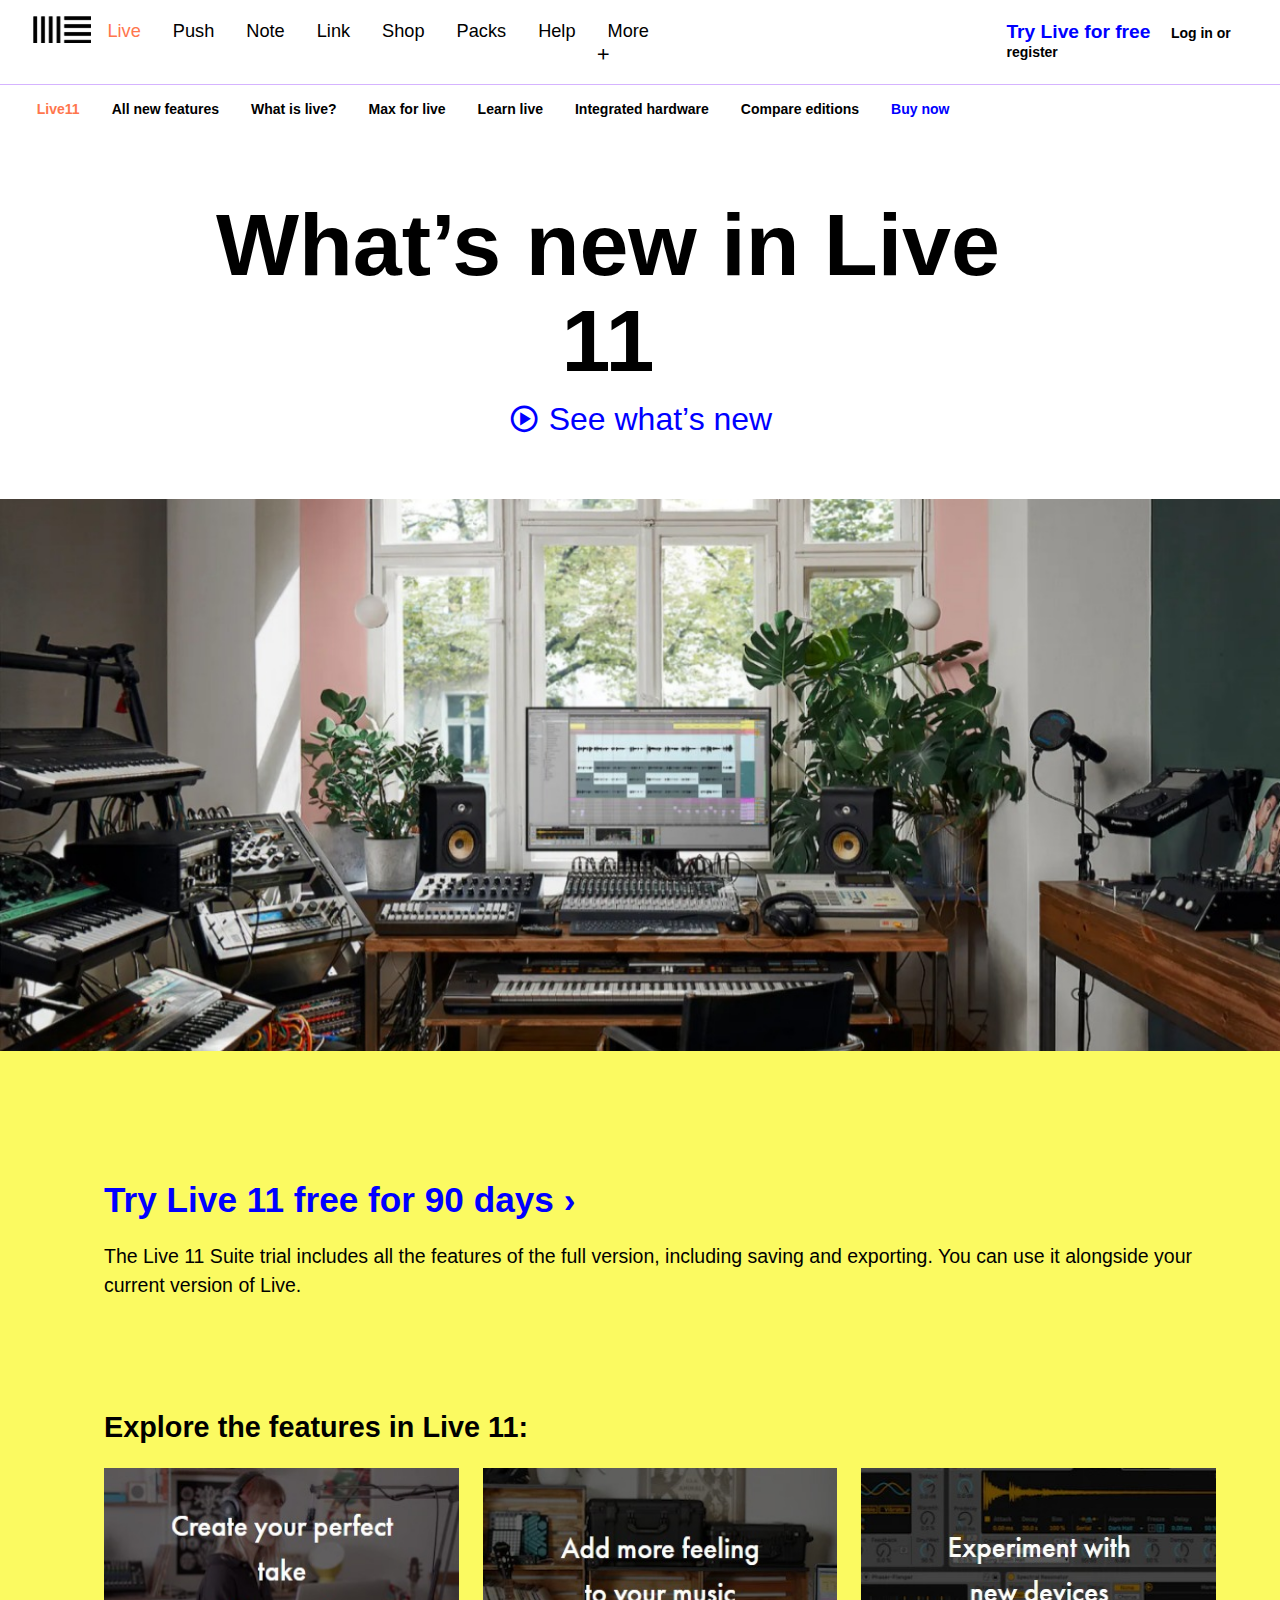
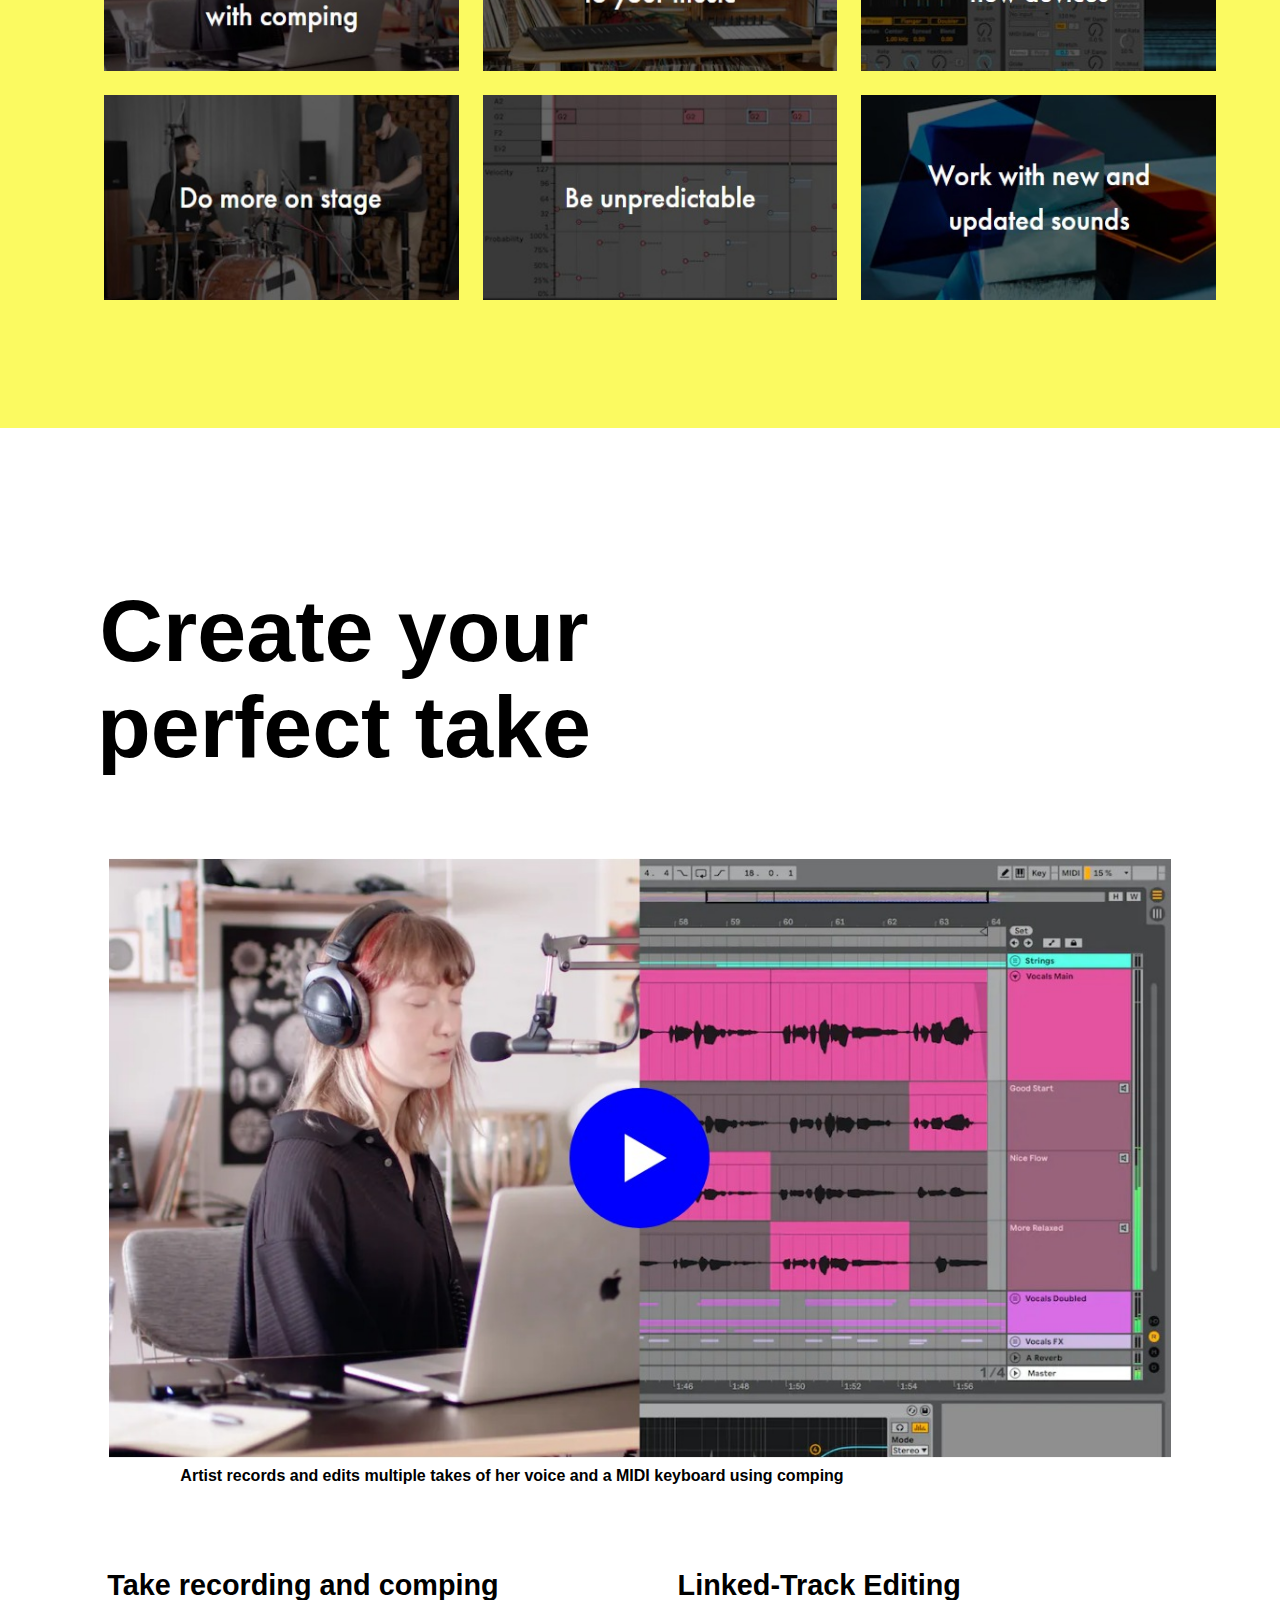
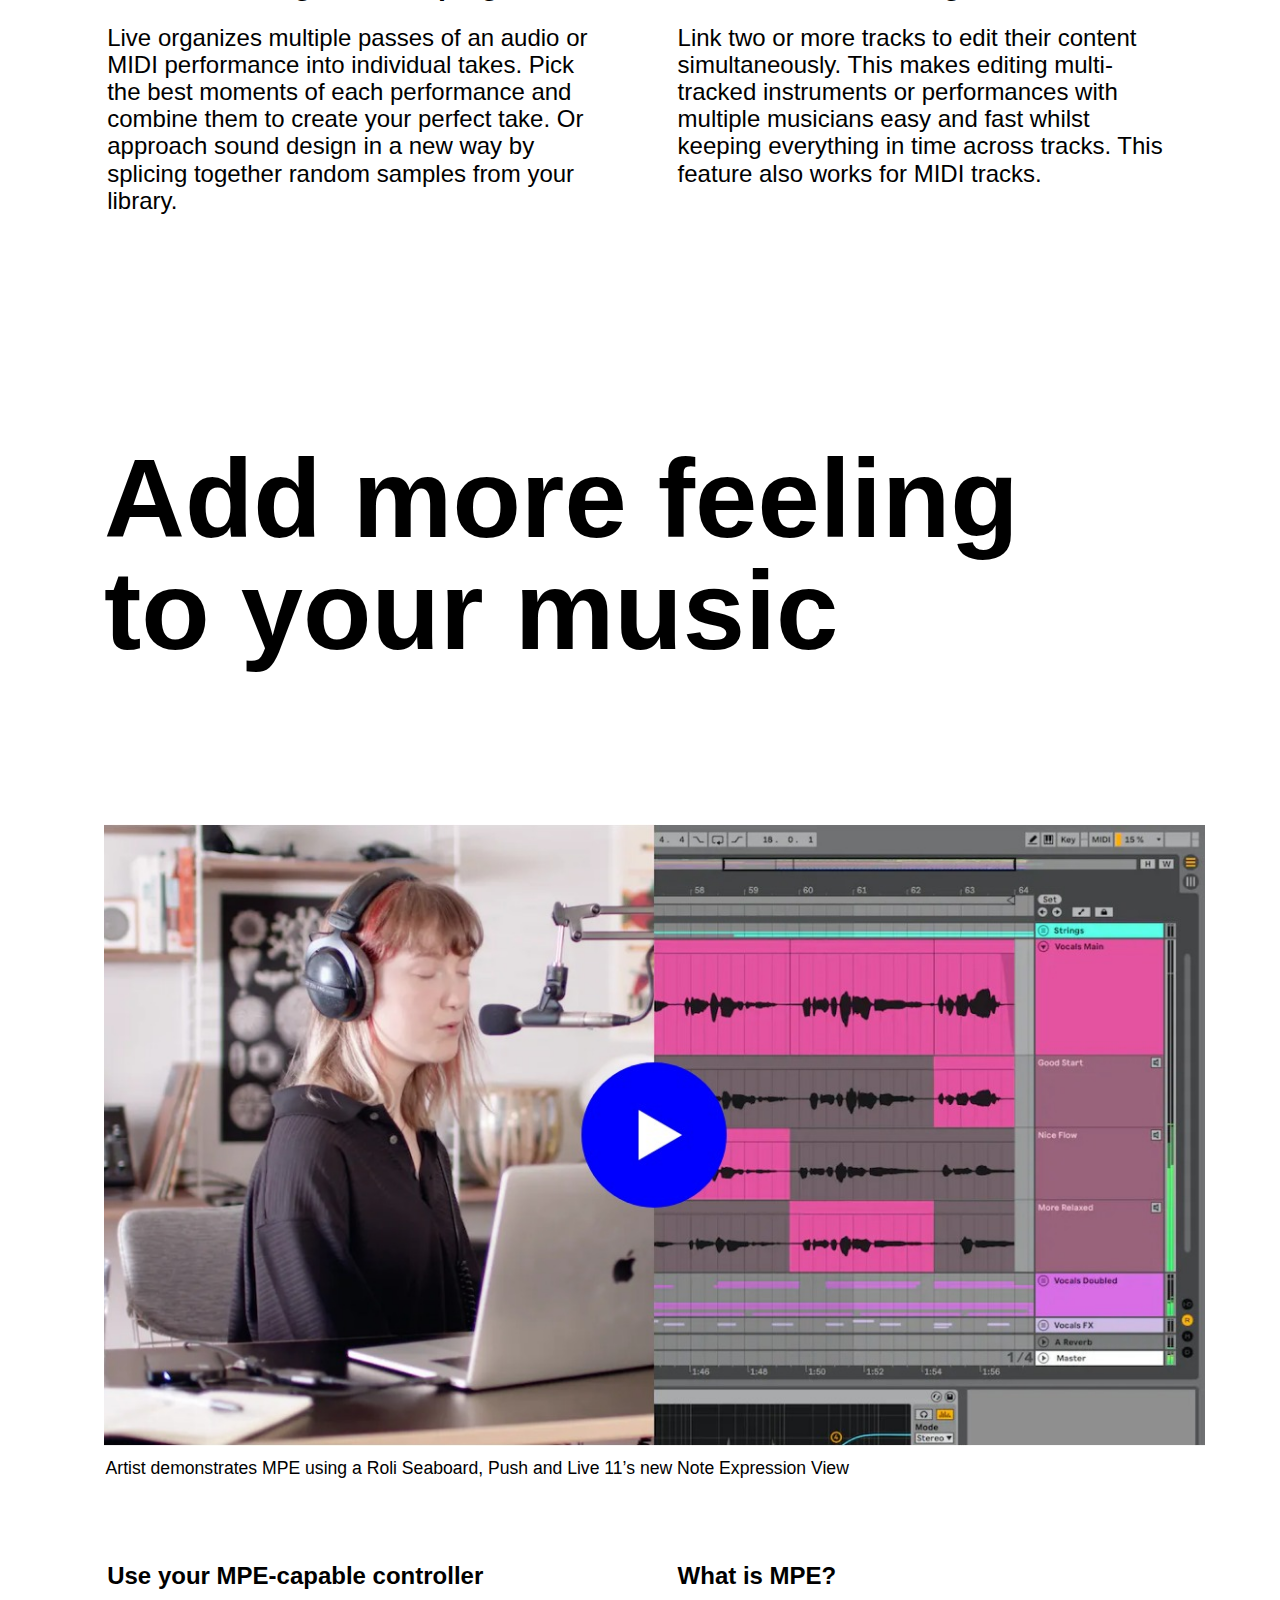
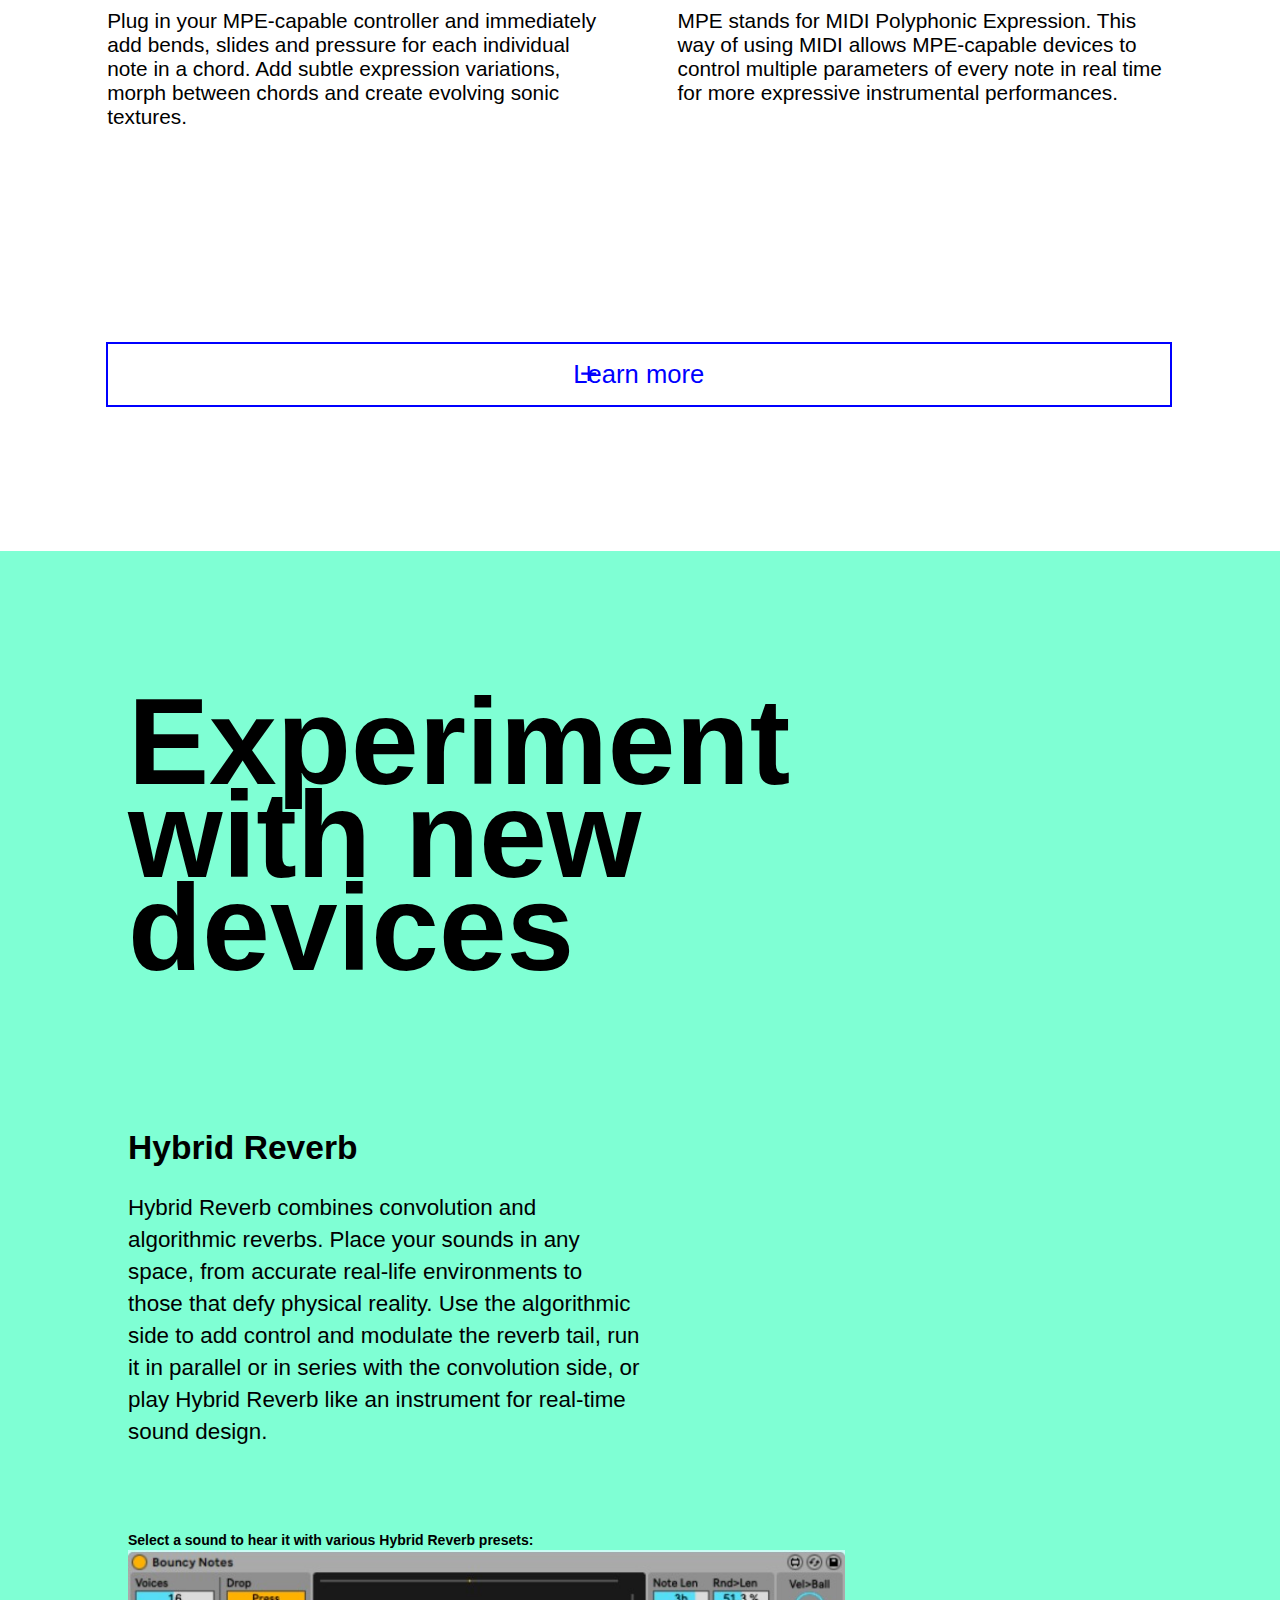
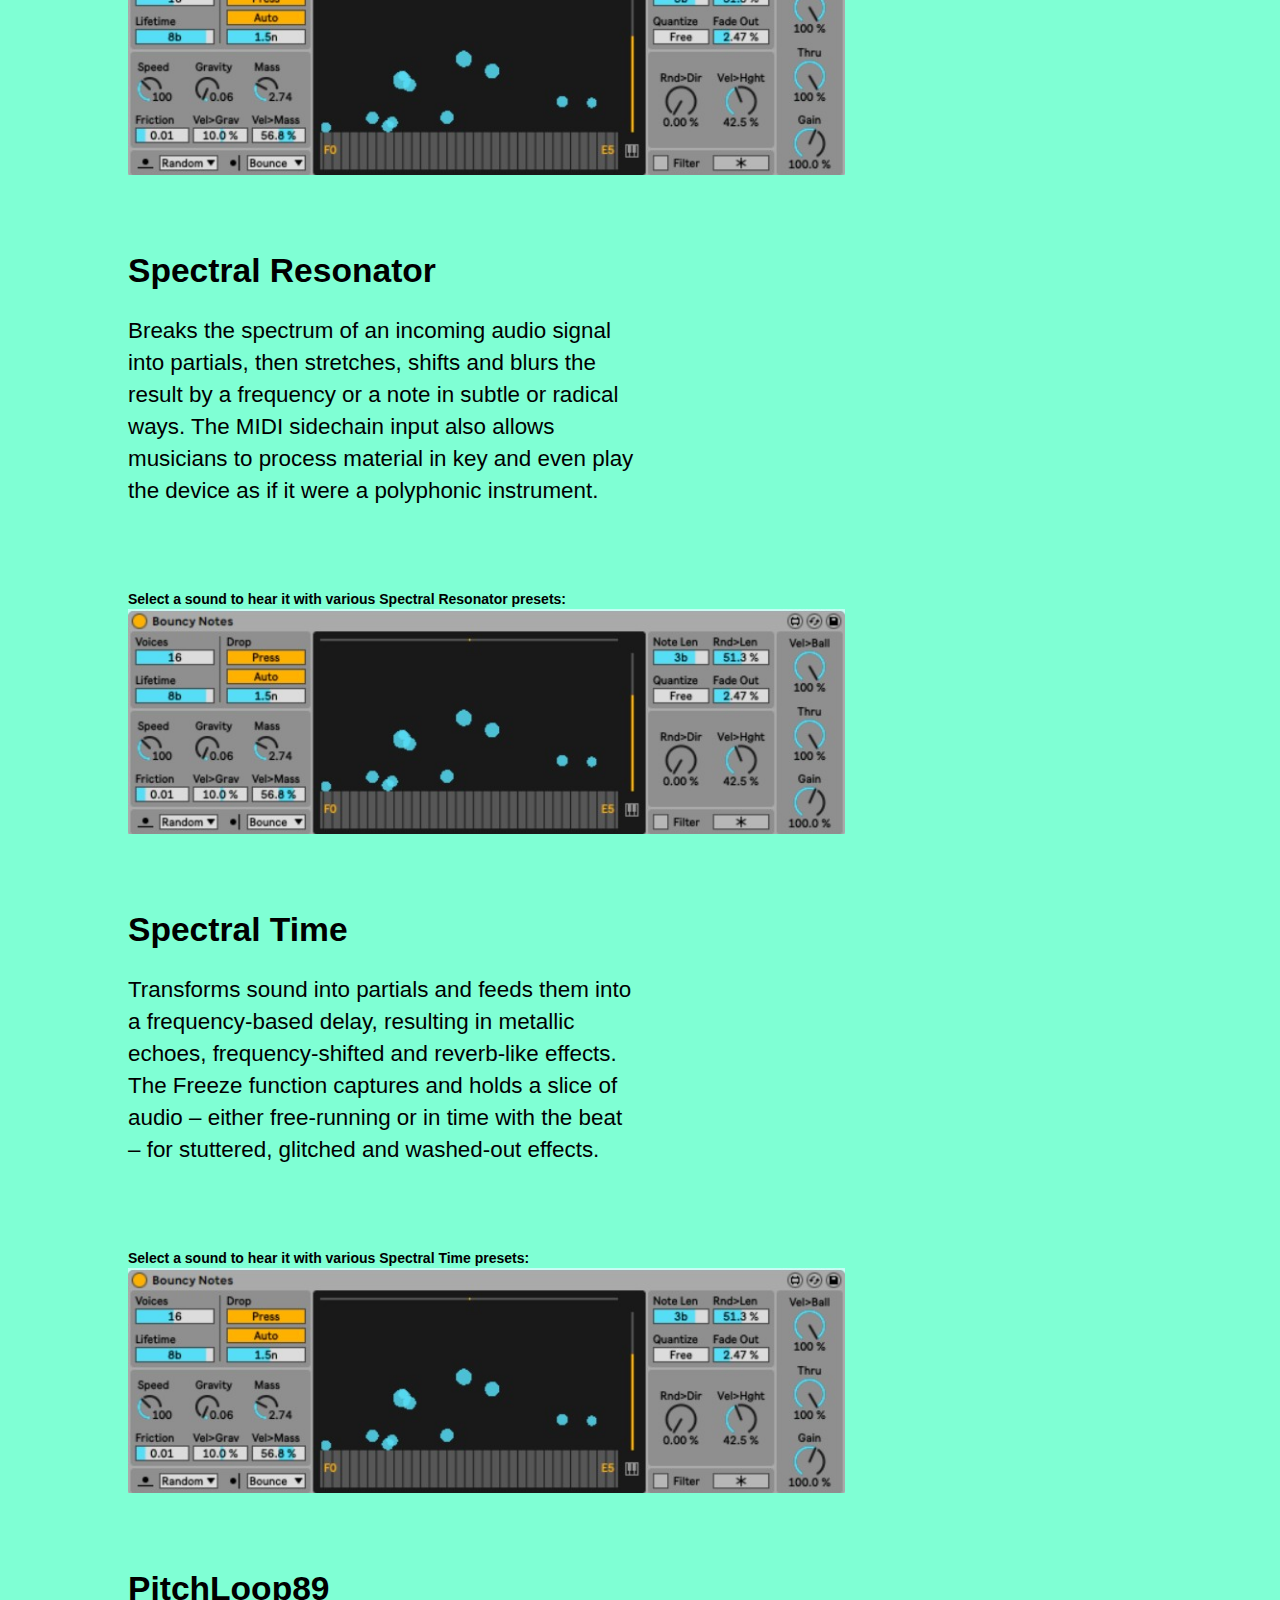
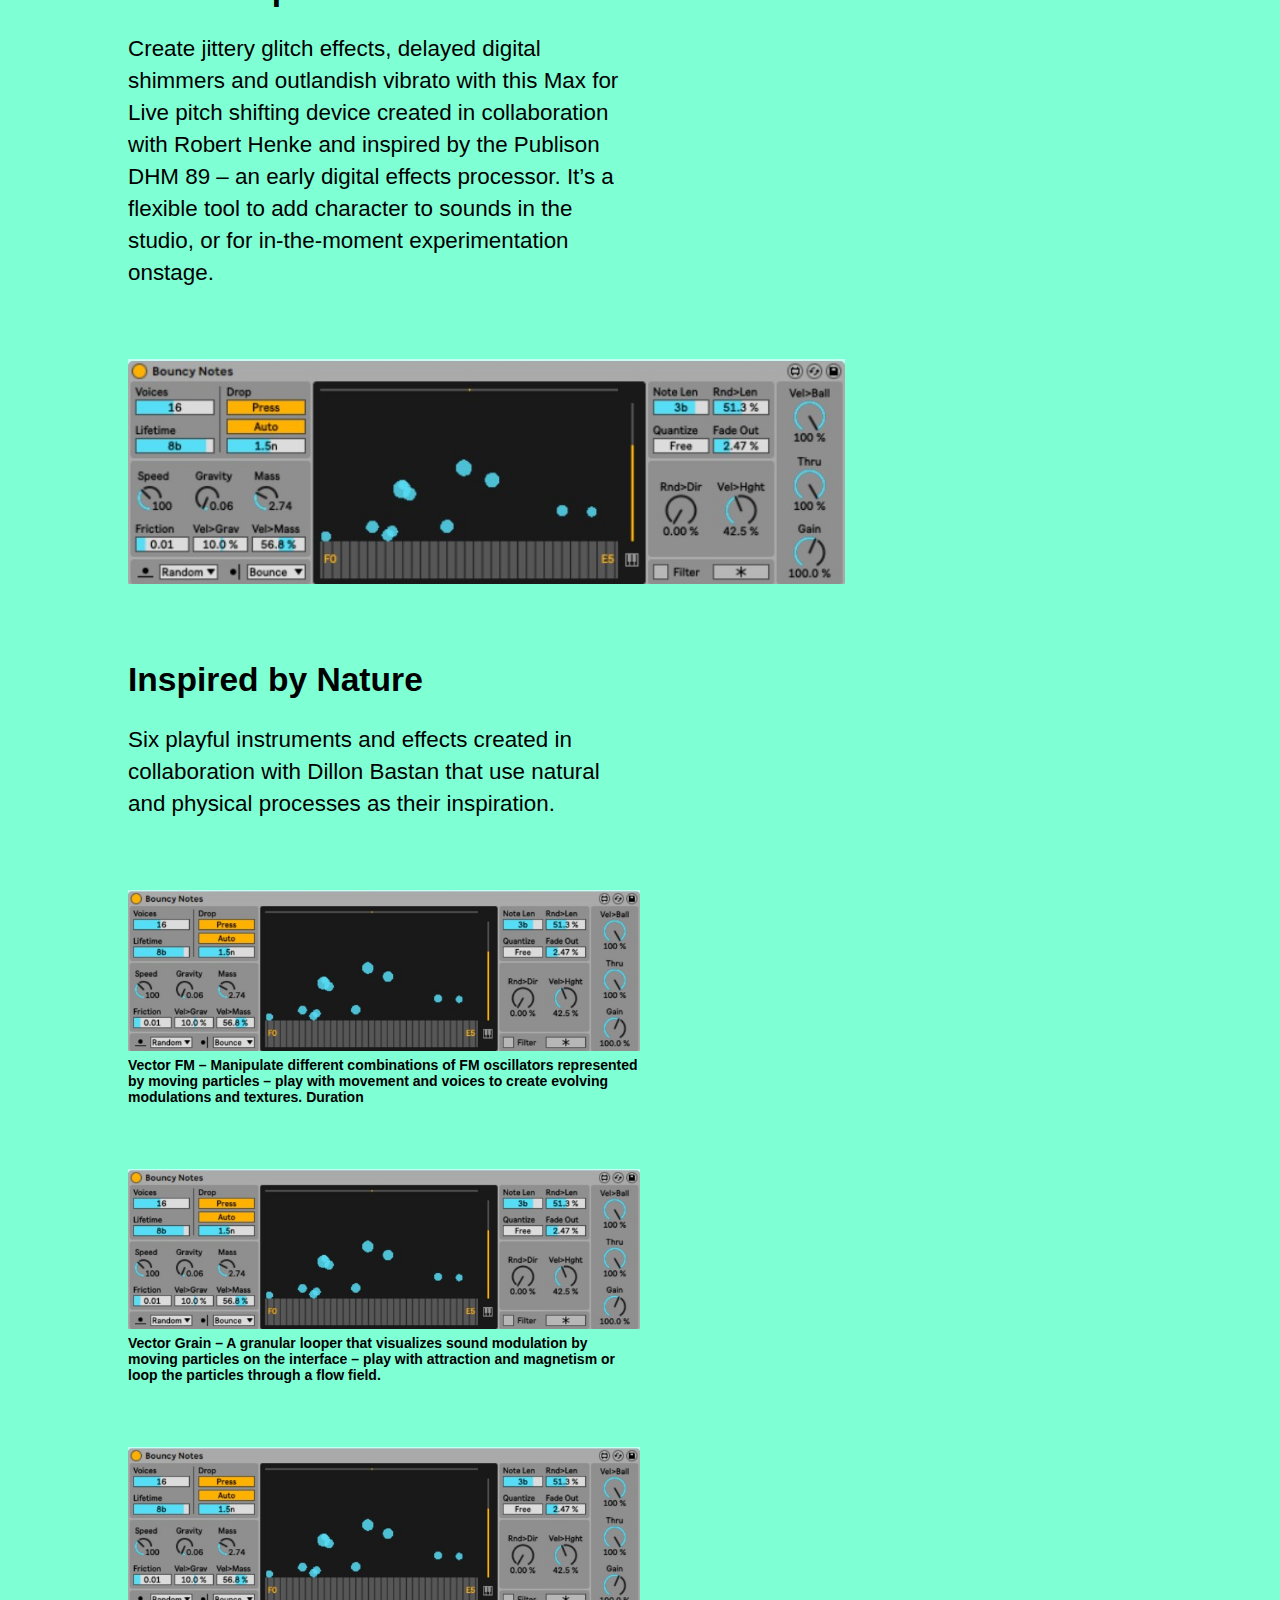
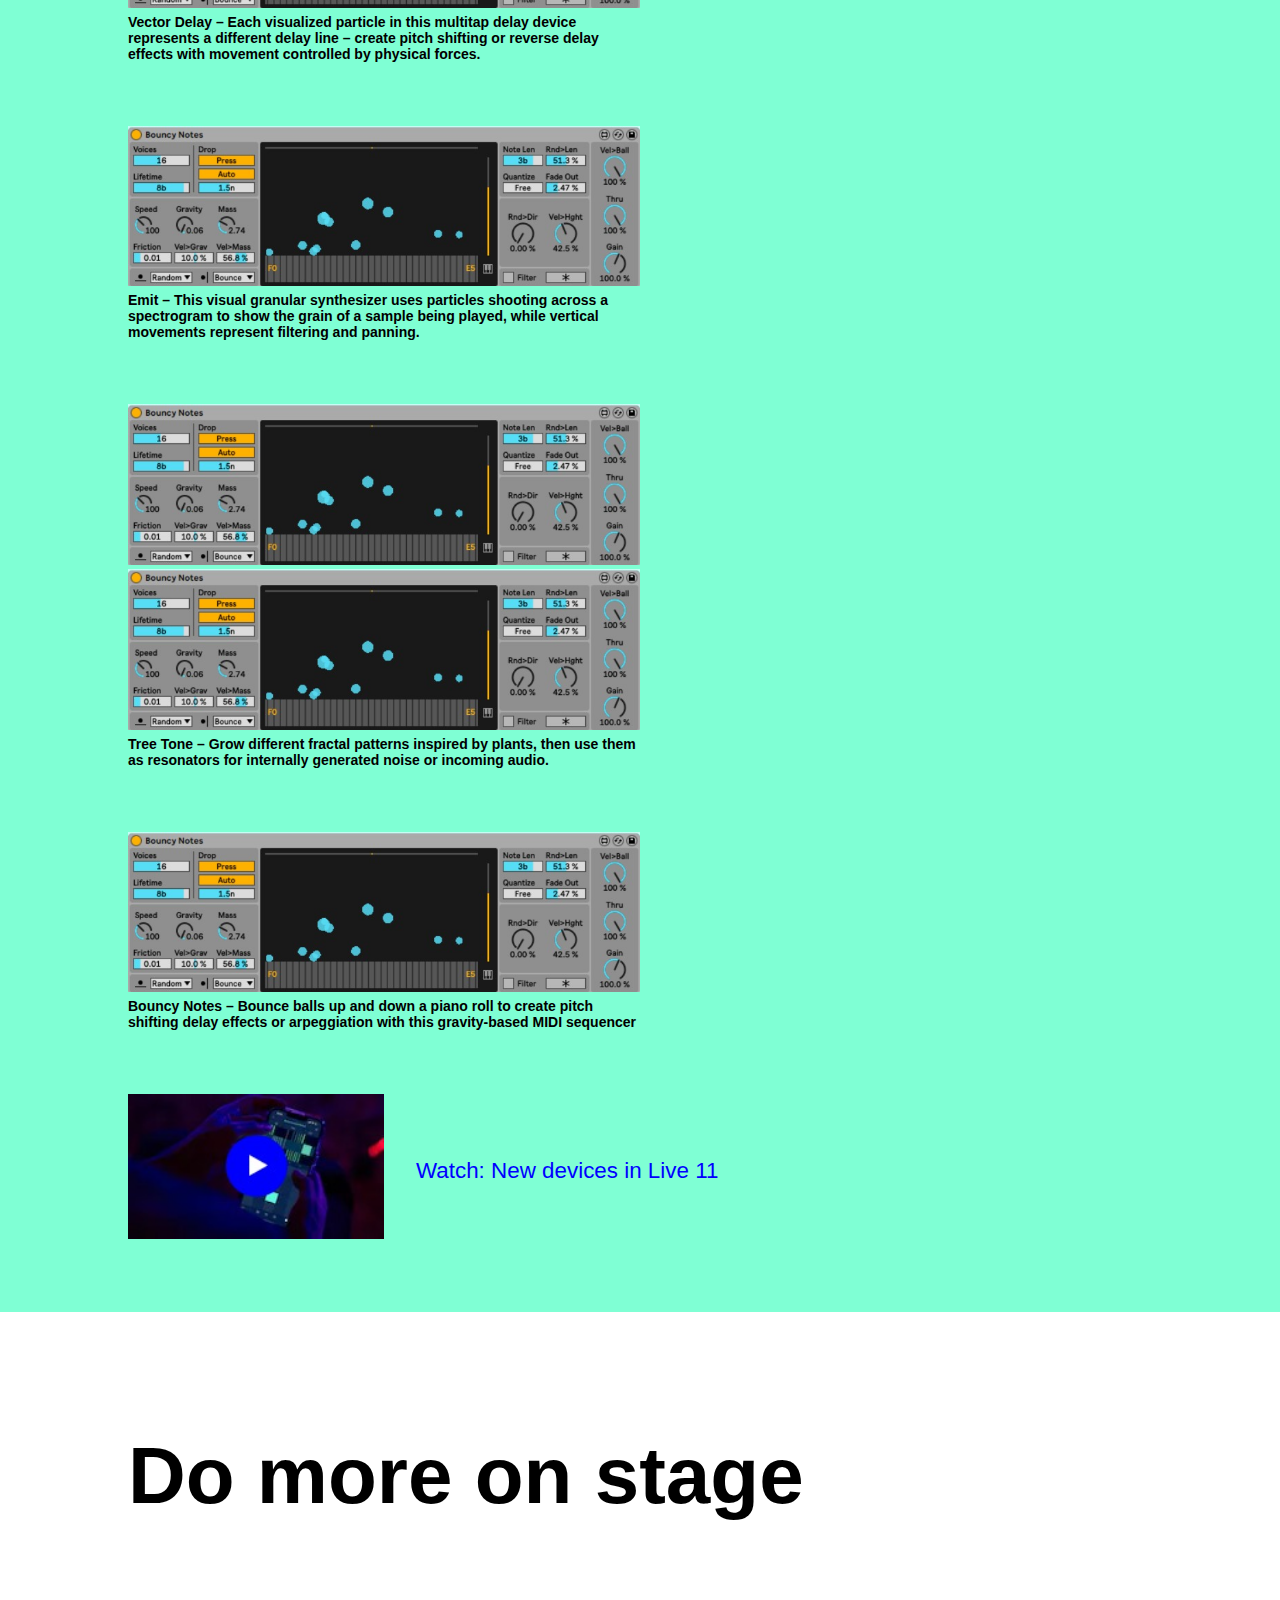
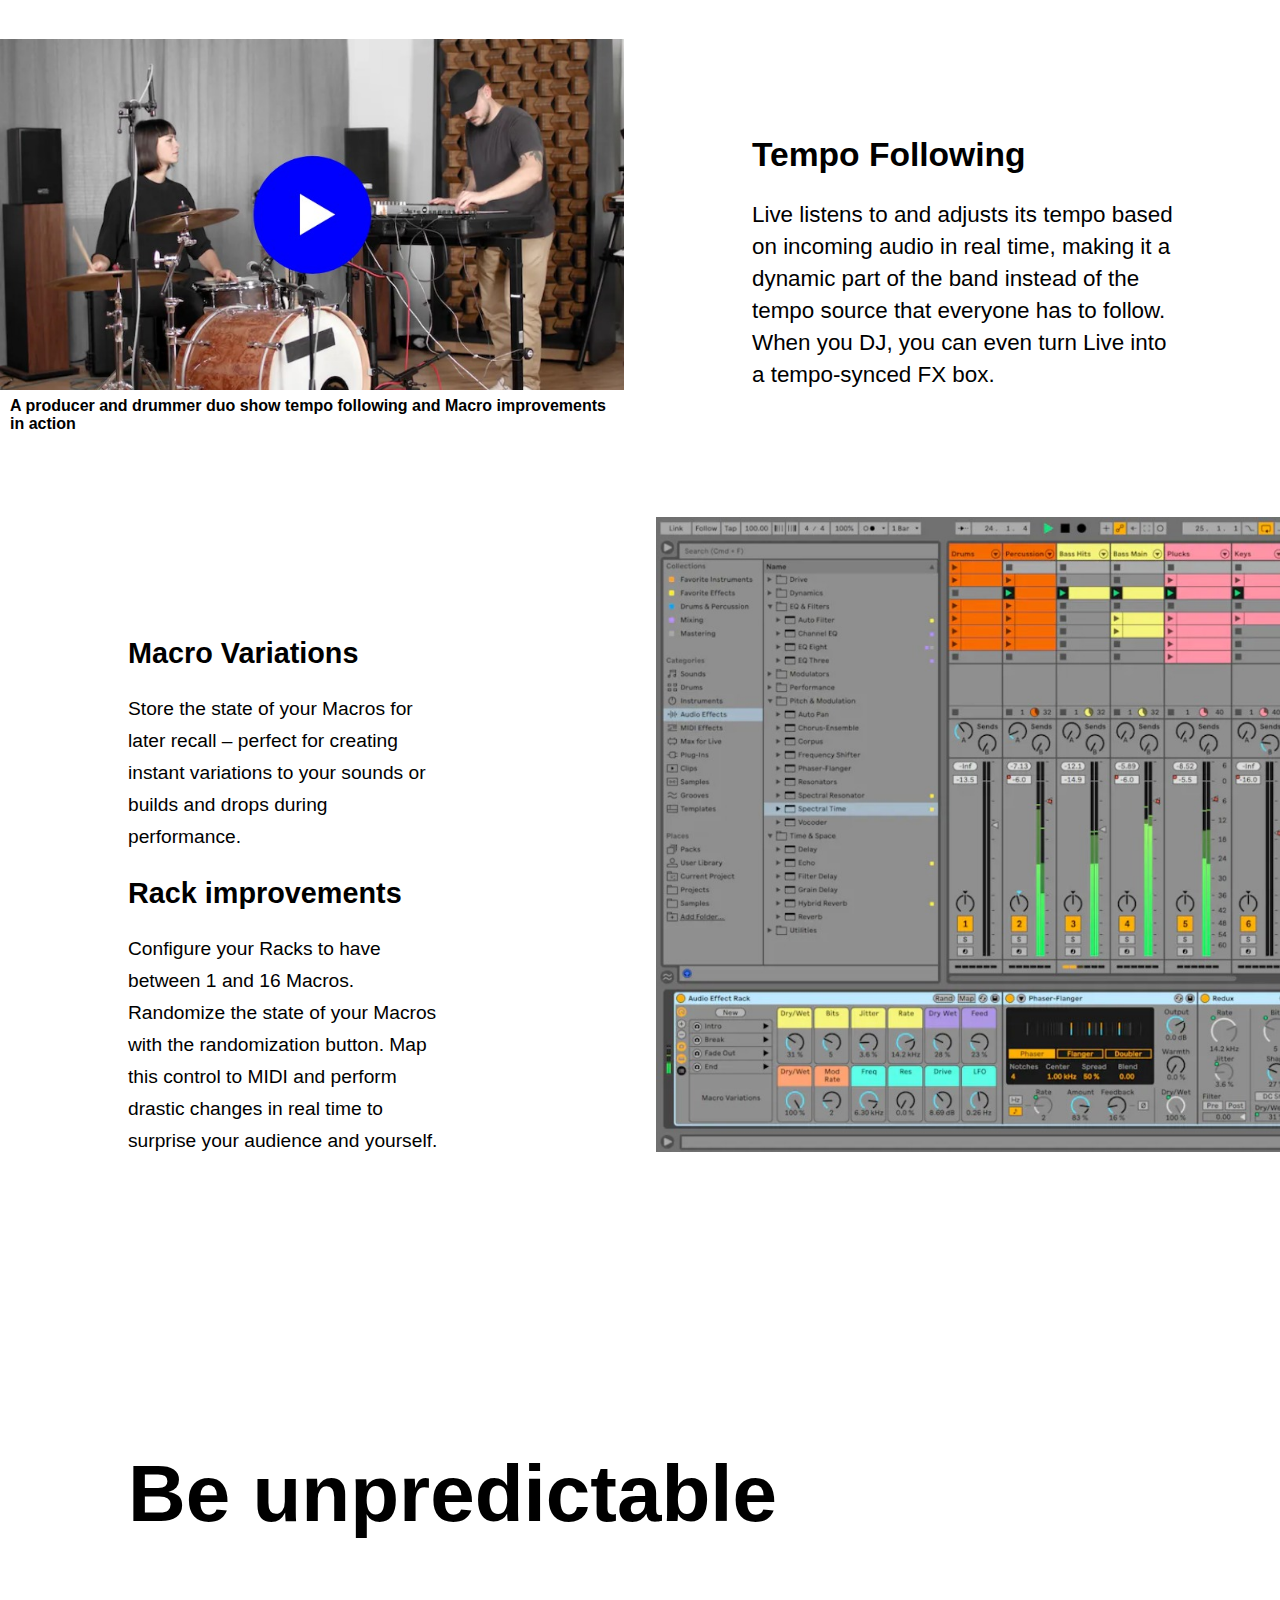
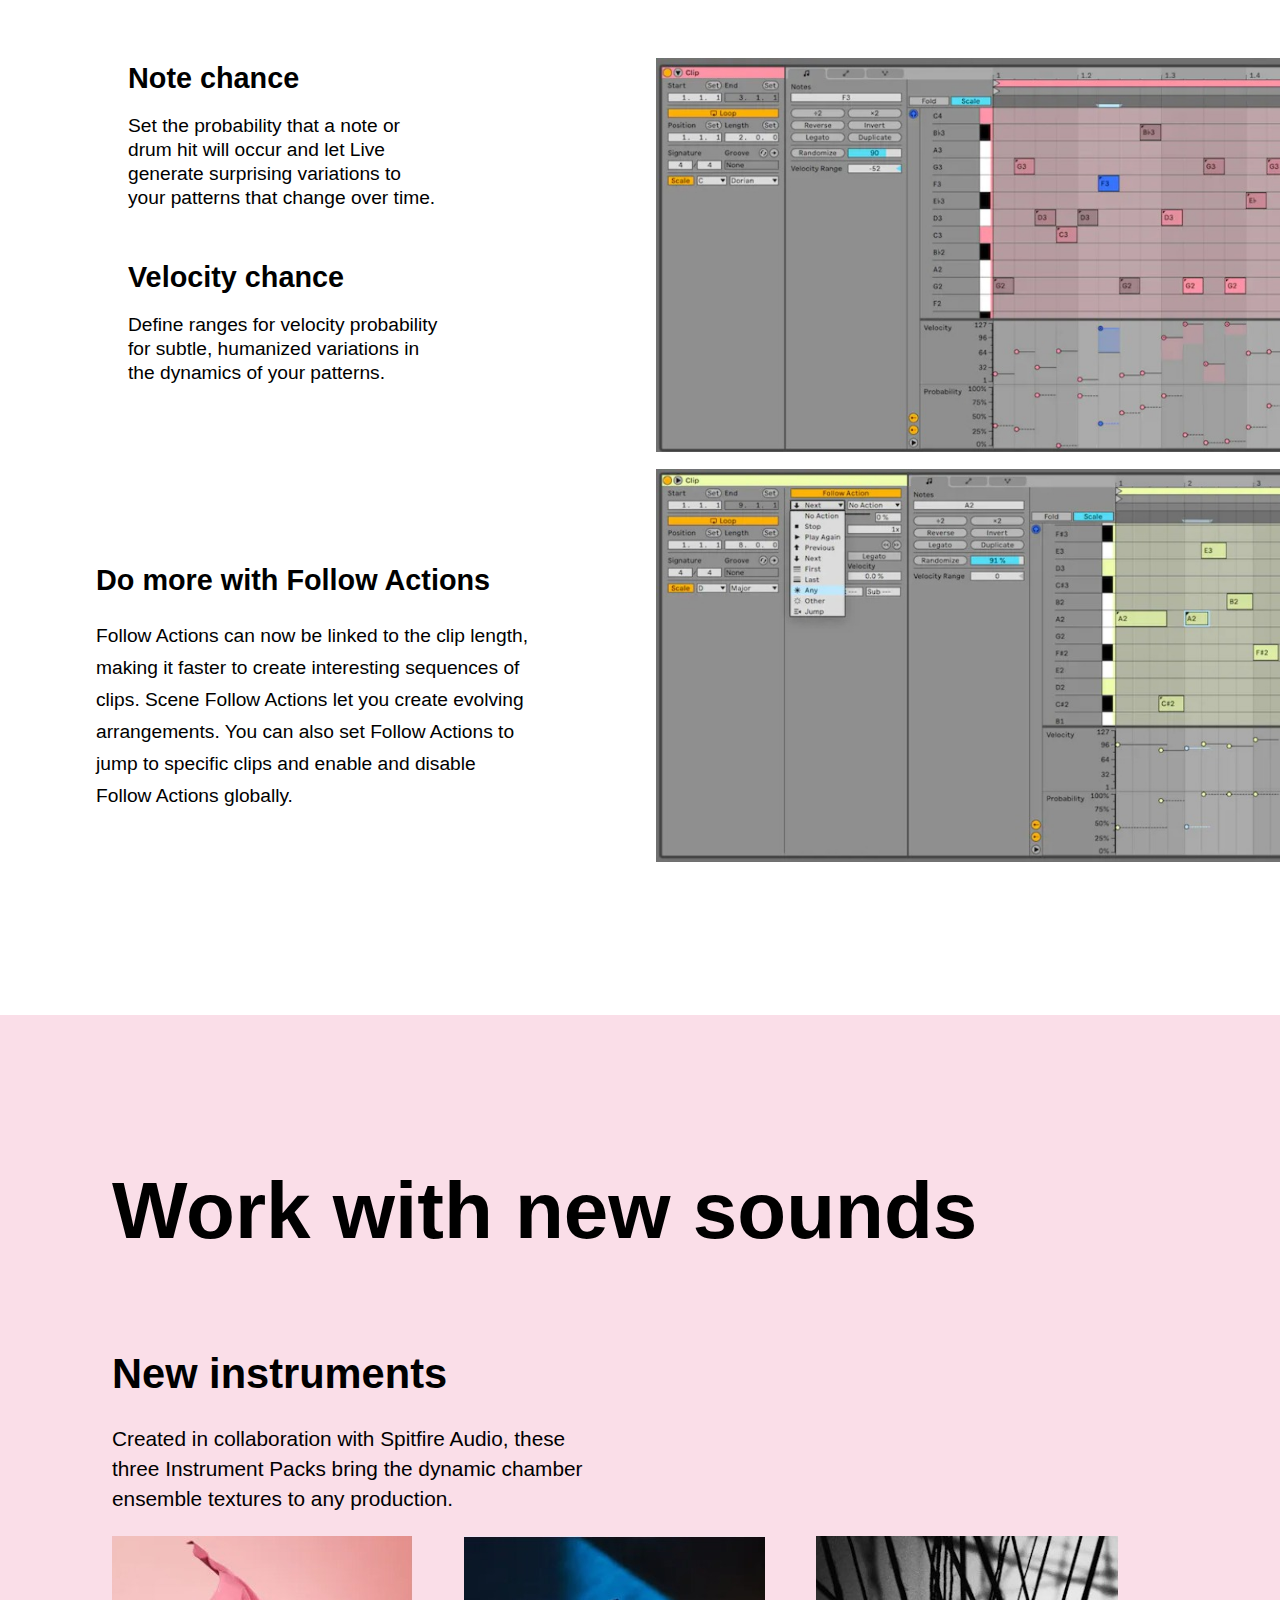
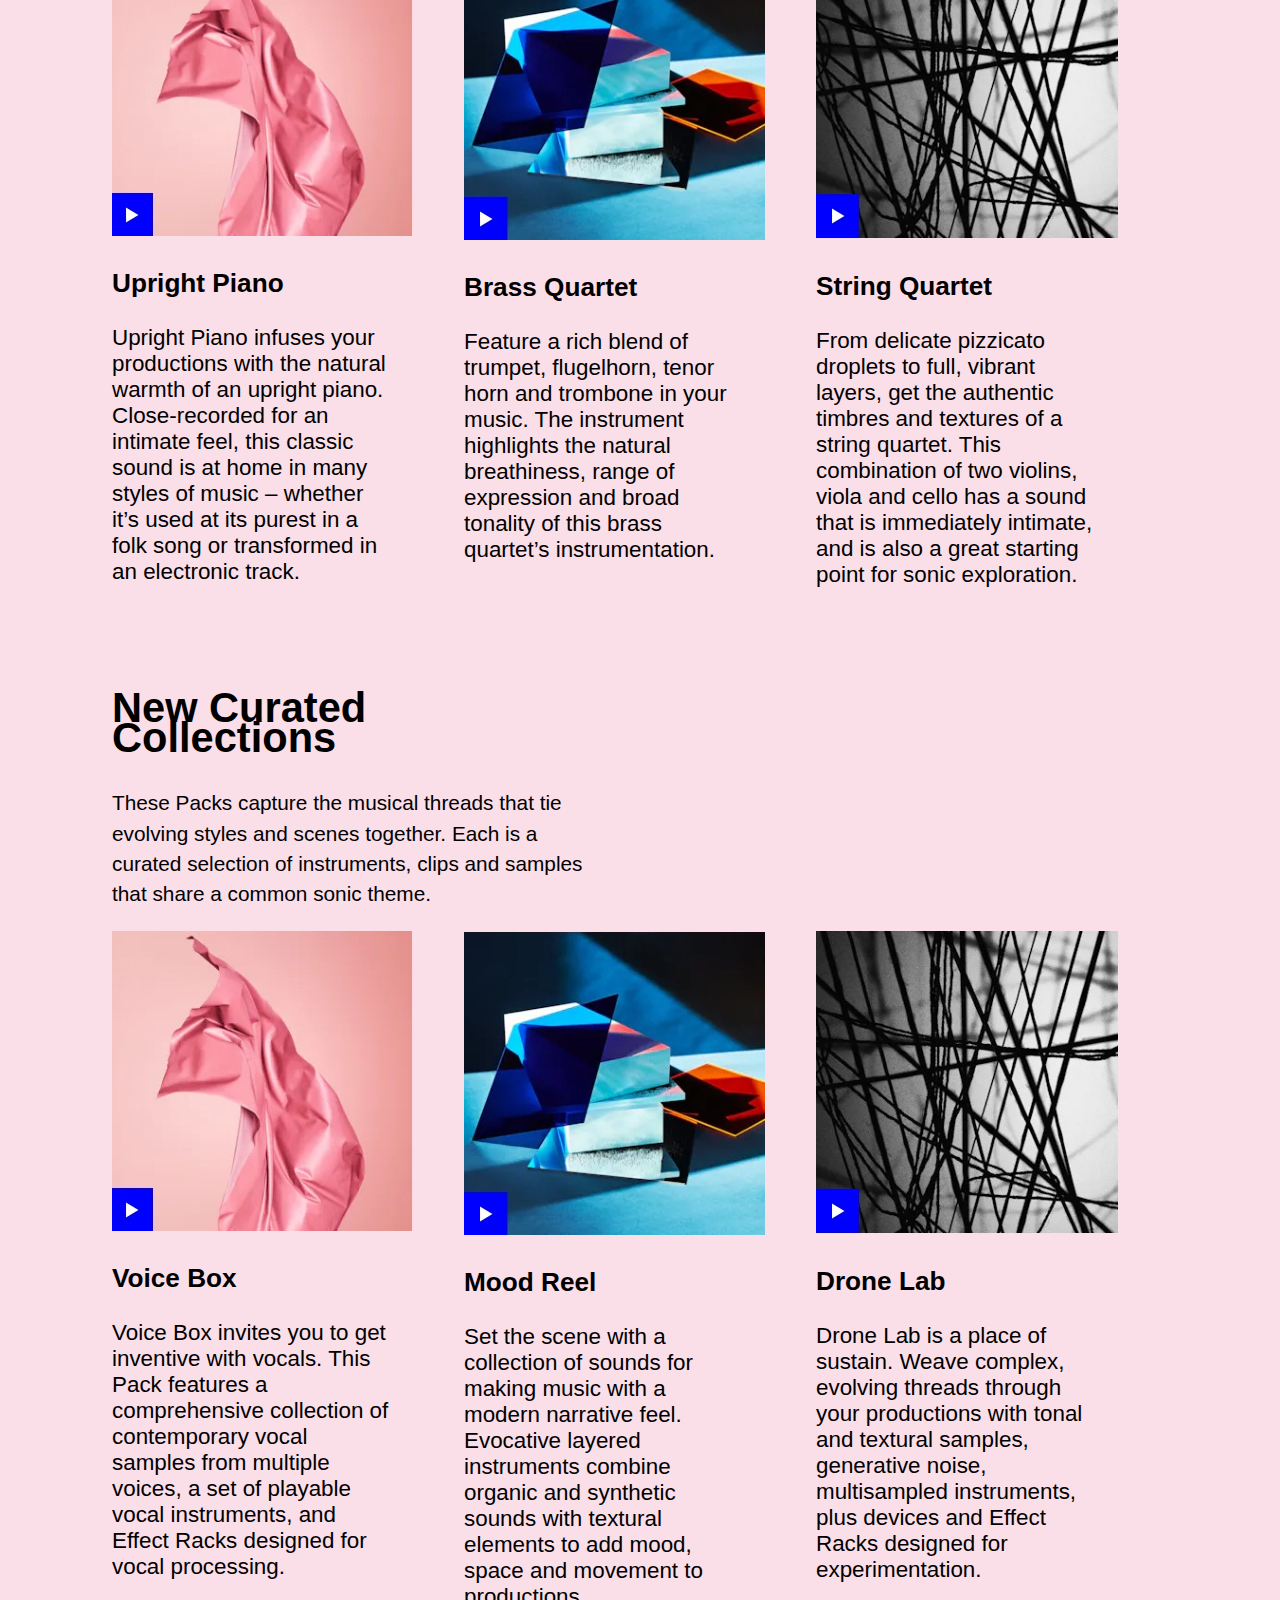
<file: live.html>
<!DOCTYPE html>
<html lang="en">

<head>
    <meta charset="UTF-8">
    <meta http-equiv="X-UA-Compatible" content="IE=edge">
    <meta name="viewport" content="width=device-width, initial-scale=1.0">
    <title>What's new in Live 11 | Ableton</title>
    <link rel="stylesheet" href="live.css">
    <link href='https://unpkg.com/boxicons@2.1.4/css/boxicons.min.css' rel='stylesheet'>

</head>

<body>
    <nav>
        <div class="nav-container">
            <label class="toggle-menu" for="toggle">Menu<i class='bx bx-chevron-down'></i></label>
            <input type="checkbox" id="toggle" />
            <div id="nav-logo">
                <a href="index.html"><img class="logo" src="images/logo.jpg" alt="logo"></a>
            </div>
            <ul class="nav-items-1">
                <li id="nav-link-1"><a class="txt-link" class="nav-link-1" href="live.html">Live </a></li>
                <li id="nav-link-1"> <a class="txt-links" class="nav-links-1" href="push.html">Push</a> </li>
                <li id="nav-link-1"><a class="txt-links" class="nav-links-1" href="note.html">Note</a></li>
                <li id="nav-link-1"><a class="txt-links" class="nav-links-1" href="link.html">Link</a></li>
                <li id="nav-link-1"><a class="txt-links" class="nav-links-1" href="shop.html">Shop</a></li>
                <li id="nav-link-1"><a class="txt-links" class="nav-links-1" href="packs.html">Packs</a></li>
                <li id="nav-link-1"><a class="txt-links" class="nav-links-1" href="help.html">Help</a></li>
                <li id="nav-link-1"> <a class="txt-links" class="nav-links-1" href="">More <i class='bx bx-plus'></i></a> </li>

                <li id="Nav-link-1"><a href="trial.html" class="Nav-Links-1">Try Live for free</a></li>
                <li id="Nav-link-1"><a href="login.html" class="Nav-Link-1">Log in or register</a></li>
            </ul>
            <div class="nav-items-2">
                <a href="trial.html" id="nav-link-2" class="nav-links-2">Try Live for free</a>
                <a href="login.html" id="nav-link-2" class="nav-link-2">Log in or register</a>
            </div>
        </div>
    </nav>
    <div class="semi-nav-cont">
        <ul class="semi-nav">
            <li>
                <a href="" class="semi-nav-link">Live11</a>
            </li>
            <li>
                <a href="" class="semi-nav-links">All new features</a>
            </li>
            <li>
                <a href="" class="semi-nav-links">What is live?</a>
            </li>
            <li>
                <a href="" class="semi-nav-links">Max for live</a>
            </li>
            <li>
                <a href="" class="semi-nav-links">Learn live</a>
            </li>
            <li>
                <a href="" class="semi-nav-links">Integrated hardware</a>
            </li>
            <li>
                <a href="" class="semi-nav-links">Compare editions</a>
            </li>
            <li>
                <a href="" class="semi-nav-links-1">Buy now</a>
            </li>
        </ul>
    </div>
    <main>
        <section>
            <div class="box">
                <h1>What’s new in Live 11</h1>
                <div class="bx-a"><a href=""><i class='bx bx-play-circle'></i> See what’s new</a></div>
            </div>
            <div class="bx1-img-cont"><img class="bx1-img" src="images/bg-image.jpeg" alt="image"></div>
        </section>
        <section>
            <div class="box-2">
                <div class="bx2-col-1">
                    <h1><a href="">Try Live 11 free for 90 days ›</a></h1>
                    <p>The Live 11 Suite trial includes all the features of the full version, including saving and exporting. You can use it alongside your current version of Live.</p>
                </div>
                <div class="bx2-col-2">
                    <h2>Explore the features in Live 11:</h2>
                    <div class="bx2-col-2-1">
                        <div class="img-cont">
                            <a href="#box-3"><img src="images/Web capture_20-5-2023_152419_www.ableton.com.jpeg" class="bx2-img" alt="image"></a>
                        </div>
                        <div class="img-cont">
                            <a href="#box-5"><img src="images/1.jpeg" class="bx2-img" alt="image"></a>
                        </div>
                        <div class="img-cont">
                            <a href="#box-7"> <img src="images/2.jpeg" class="bx2-img" alt="image"></a>
                        </div>
                        <div class="img-cont">
                            <a href="#box-8"> <img src="images/3.jpeg" class="bx2-img" alt="image"></a>
                        </div>
                        <div class="img-cont">
                            <a href="#box-9"> <img src="images/4.jpeg" class="bx2-img" alt="image"></a>
                        </div>
                        <div class="img-cont">
                            <a href="#box-10"> <img src="images/5.jpeg" class="bx2-img" alt="image"></a>
                        </div>
                    </div>
                </div>
            </div>
        </section>
        <section>
            <div class="box-3" id="box-3">
                <h1>Create your perfect take</h1>
                <div class="bx3-img-cont">
                    <a href=""><img class="bx3-img" src="images/Web capture_21-5-2023_201726_www.ableton.com.jpeg" alt="image"></a>
                </div>
                <div class="bx3-p-cont">
                    <p class="bx3-p">Artist records and edits multiple takes of her voice and a MIDI keyboard using comping</p>
                </div>
            </div>
            <div class="box-4">
                <div class="bx4-col-1">
                    <h2>Take recording and comping</h2>
                    <p>Live organizes multiple passes of an audio or MIDI performance into individual takes. Pick the best moments of each performance and combine them to create your perfect take. Or approach sound design in a new way by splicing together
                        random samples from your library.
                    </p>
                </div>
                <div class="bx4-col-2">
                    <h2>Linked-Track Editing</h2>
                    <p>Link two or more tracks to edit their content simultaneously. This makes editing multi-tracked instruments or performances with multiple musicians easy and fast whilst keeping everything in time across tracks. This feature also works
                        for MIDI tracks.
                    </p>
                </div>
            </div>

            <div class="box-5" id="box-5">
                <h2>Add more feeling to your music</h2>
                <div class="bx5-img-cont">
                    <a href=""><img class="bx5-img" src="images/Web capture_21-5-2023_201726_www.ableton.com.jpeg" alt="image"></a>
                    <p class="bx5-p"> Artist demonstrates MPE using a Roli Seaboard, Push and Live 11’s new Note Expression View</p>
                </div>
            </div>
            <div class="box-6">
                <div class="bx6-col-1">
                    <h2>Use your MPE-capable controller</h2>
                    <p>Plug in your MPE-capable controller and immediately add bends, slides and pressure for each individual note in a chord. Add subtle expression variations, morph between chords and create evolving sonic textures.
                    </p>
                </div>
                <div class="bx6-col-2">
                    <h2>What is MPE?</h2>
                    <p>MPE stands for MIDI Polyphonic Expression. This way of using MIDI allows MPE-capable devices to control multiple parameters of every note in real time for more expressive instrumental performances.
                    </p>
                </div>
            </div>
            <div class="border">
                <ul class="border-cont">
                    <li><a href="" class="border-link"><i class='bx bx-plus'></i>Learn more</a></li>
                </ul>
            </div>
        </section>
        <section>
            <div class="box-7" id="box-7">
                <div class="bx7-col-1">
                    <div class="bx7-col-1-h1">
                        <h1>Experiment with new devices </h1>
                    </div>
                    <div class="bx7-col-1-bx1">
                        <h2>Hybrid Reverb</h2>
                        <p>Hybrid Reverb combines convolution and algorithmic reverbs. Place your sounds in any space, from accurate real-life environments to those that defy physical reality. Use the algorithmic side to add control and modulate the reverb
                            tail, run it in parallel or in series with the convolution side, or play Hybrid Reverb like an instrument for real-time sound design. </p>
                    </div>
                    <div>
                        <p id="Para">Select a sound to hear it with various Hybrid Reverb presets:</p>
                        <div class="IMG-cont-1">
                            <img class="IMG-1" src="images/Web capture_23-5-2023_142117_www.ableton.com.jpeg" alt="img ">
                        </div>
                    </div>
                </div>
                <div class="bx7-col-2 ">
                    <div class="bx7-col-1-bx1 ">
                        <h2>Spectral Resonator</h2>
                        <p>Breaks the spectrum of an incoming audio signal into partials, then stretches, shifts and blurs the result by a frequency or a note in subtle or radical ways. The MIDI sidechain input also allows musicians to process material in
                            key and even play the device as if it were a polyphonic instrument.</p>
                    </div>
                    <div>
                        <p id="Para">Select a sound to hear it with various Spectral Resonator presets:</p>
                        <div class="IMG-cont-1">
                            <img class="IMG-1" src="images/Web capture_23-5-2023_142117_www.ableton.com.jpeg" alt="img ">
                        </div>
                    </div>
                </div>
                <div class="bx7-col-3 ">
                    <div class="bx7-col-1-bx1 ">
                        <h2>Spectral Time</h2>
                        <p>Transforms sound into partials and feeds them into a frequency-based delay, resulting in metallic echoes, frequency-shifted and reverb-like effects. The Freeze function captures and holds a slice of audio – either free-running
                            or in time with the beat – for stuttered, glitched and washed-out effects.</p>
                    </div>
                    <div>
                        <p id="Para">Select a sound to hear it with various Spectral Time presets:</h3>
                            <div class="IMG-cont-1">
                                <img class="IMG-1" src="images/Web capture_23-5-2023_142117_www.ableton.com.jpeg" alt="img ">
                            </div>
                    </div>
                </div>
                <div class="bx7-col-4 ">
                    <div class="bx7-col-1-bx1 ">
                        <h2>PitchLoop89</h2>
                        <p>Create jittery glitch effects, delayed digital shimmers and outlandish vibrato with this Max for Live pitch shifting device created in collaboration with Robert Henke and inspired by the Publison DHM 89 – an early digital effects
                            processor. It’s a flexible tool to add character to sounds in the studio, or for in-the-moment experimentation onstage.</p>
                    </div>
                    <div class="IMG-cont-1">
                        <img class="IMG-1" src="images/Web capture_23-5-2023_142117_www.ableton.com.jpeg" alt="img ">
                    </div>
                </div>
                <div class="bx7-col-5 ">
                    <div class="bx7-col-1-bx1 ">
                        <h2>Inspired by Nature</h2>
                        <p>Six playful instruments and effects created in collaboration with Dillon Bastan that use natural and physical processes as their inspiration.
                        </p>
                    </div>
                    <div class="col-5-1 ">
                        <div class="IMG-cont-2">
                            <img class="IMG-2" src="images/Web capture_23-5-2023_142117_www.ableton.com.jpeg" alt="img ">
                        </div>
                        <p id="Para-2">Vector FM – Manipulate different combinations of FM oscillators represented by moving particles – play with movement and voices to create evolving modulations and textures. Duration</p>
                    </div>
                    <div class="col-5-6 ">
                        <div class="IMG-cont-2">
                            <img class="IMG-2" src="images/Web capture_23-5-2023_142117_www.ableton.com.jpeg" alt="img ">
                        </div>
                        <p id="Para-2">
                            Vector Grain – A granular looper that visualizes sound modulation by moving particles on the interface – play with attraction and magnetism or loop the particles through a flow field.
                        </p>
                    </div>
                    <div class="col-5-6 ">
                        <div class="IMG-cont-2">
                            <img class="IMG-2" src="images/Web capture_23-5-2023_142117_www.ableton.com.jpeg" alt="img ">
                        </div>
                        <p id="Para-2">
                            Vector Delay – Each visualized particle in this multitap delay device represents a different delay line – create pitch shifting or reverse delay effects with movement controlled by physical forces.
                        </p>
                    </div>
                    <div class="col-5-6 ">
                        <div class="IMG-cont-2">
                            <img class="IMG-2" src="images/Web capture_23-5-2023_142117_www.ableton.com.jpeg" alt="img ">
                        </div>
                        <p id="Para-2">
                            Emit – This visual granular synthesizer uses particles shooting across a spectrogram to show the grain of a sample being played, while vertical movements represent filtering and panning.
                        </p>
                    </div>
                    <div class="col-5-6">
                        <div class="IMG-cont-2">
                            <img class="IMG-2" src="images/Web capture_23-5-2023_142117_www.ableton.com.jpeg" alt="img ">
                        </div>
                        <div class="IMG-cont-2">
                            <img class="IMG-2" src="images/Web capture_23-5-2023_142117_www.ableton.com.jpeg" alt="img ">
                        </div>
                        <p id="Para-2">
                            Tree Tone – Grow different fractal patterns inspired by plants, then use them as resonators for internally generated noise or incoming audio.
                        </p>
                    </div>
                    <div class="col-5-6 ">
                        <div class="IMG-cont-2">
                            <img class="IMG-2" src="images/Web capture_23-5-2023_142117_www.ableton.com.jpeg" alt="img ">
                        </div>
                        <div>
                            <p id="Para-2"> Bouncy Notes – Bounce balls up and down a piano roll to create pitch shifting delay effects or arpeggiation with this gravity-based MIDI sequencer </p>
                        </div>
                    </div>
                    <div class="col-5-7 ">
                        <div class="IMG-cont-3">
                            <a href=""><img class="IMG-3" src="images/Web capture_22-5-2023_164723_www.ableton.com.jpeg" alt="img "></a>
                        </div>
                        <div id="Link-cont">
                            <a href="" id="Link">Watch: New devices in Live 11</a>
                        </div>
                    </div>
                </div>
            </div>
            <div class="box-8 " id="box-8">
                <h1>Do more on stage</h1>
                <div class="bx8-cont ">
                    <div class="bx8-col-1 ">
                        <div class="bx8-Img-cont">
                            <img class="bx8-Img" src="images/Web capture_23-5-2023_13527_www.ableton.com.jpeg " alt="image ">
                        </div>
                        <p class="img-p ">A producer and drummer duo show tempo following and Macro improvements in action</p>
                    </div>
                    <div class="bx8-col-2 ">
                        <h2>Tempo Following</h2>
                        <p>
                            Live listens to and adjusts its tempo based on incoming audio in real time, making it a dynamic part of the band instead of the tempo source that everyone has to follow. When you DJ, you can even turn Live into a tempo-synced FX box.
                        </p>
                    </div>
                    <div class="bx8-col-3 ">
                        <h2>Macro Variations</h2>
                        <p>
                            Store the state of your Macros for later recall – perfect for creating instant variations to your sounds or builds and drops during performance.
                        </p>
                        <h2>Rack improvements</h2>
                        <p>
                            Configure your Racks to have between 1 and 16 Macros. Randomize the state of your Macros with the randomization button. Map this control to MIDI and perform drastic changes in real time to surprise your audience and yourself.
                        </p>
                    </div>
                    <div class="bx8-col-4 ">
                        <div class="bx8-Img-cont">
                            <a href=" "><img class="bx8-Img " src="images/Web capture_23-5-2023_13265_www.ableton.com.jpeg " alt="An Instrument Rack and Audio Effect Rack showing saved Macro variations "></a>
                        </div>
                    </div>
                </div>
            </div>
        </section>
        <section>
            <div class="box-9 " id="box-9">
                <h1>Be unpredictable</h1>
                <div class="bx9-cont ">
                    <div class="bx9-col-1">
                        <h2>Note chance</h2>
                        <p>
                            Set the probability that a note or drum hit will occur and let Live generate surprising variations to your patterns that change over time.
                        </p>
                        <h2 class="bx9-h2 ">Velocity chance</h2>
                        <p>
                            Define ranges for velocity probability for subtle, humanized variations in the dynamics of your patterns.
                        </p>
                    </div>
                    <div class="bx9-col-2">
                        <div class="bx9-img-cont">
                            <img class="bx9-img " src=" images/Web capture_23-5-2023_134610_www.ableton.com.jpeg " alt="A MIDI clip showing the option to randomize the probability a note will play">
                        </div>
                    </div>

                    <div class="bx9-col-3 ">
                        <h2>Do more with Follow Actions</h2>
                        <p>
                            Follow Actions can now be linked to the clip length, making it faster to create interesting sequences of clips. Scene Follow Actions let you create evolving arrangements. You can also set Follow Actions to jump to specific clips and enable and disable
                            Follow Actions globally.
                        </p>
                    </div>
                    <div class="bx9-col-4">
                        <div class="bx9-img-cont">
                            <a href=" "><img class="bx9-Img " src="images/Web capture_23-5-2023_135455_www.ableton.com.jpeg " alt=">An Instrument Rack and Audio Effect Rack showing saved Macro variations"></a>
                        </div>
                    </div>
                </div>
            </div>
            <div class="box-10 " id="box-10">
                <h1>Work with new sounds</h1>
                <div class="bx10-bx-1 ">
                    <h2>New instruments </h2>
                    <p>Created in collaboration with Spitfire Audio, these three Instrument Packs bring the dynamic chamber ensemble textures to any production.</p>
                </div>
                <div class="bx10-cont ">
                    <div class="bx10-col-1 ">
                        <a href=" "><img src="images/Web capture_23-5-2023_12427_www.ableton.com.jpeg " alt="image "></a>
                        <h3>Upright Piano</h3>
                        <p class="bx10-p ">
                            Upright Piano infuses your productions with the natural warmth of an upright piano. Close-recorded for an intimate feel, this classic sound is at home in many styles of music – whether it’s used at its purest in a folk song or transformed in an electronic
                            track.
                        </p>
                    </div>
                    <div class="bx10-col-2 ">
                        <a href=" "><img src="images/Web capture_23-5-2023_124230_www.ableton.com.jpeg " alt="image "></a>
                        <h3>Brass Quartet</h3>
                        <p>
                            Feature a rich blend of trumpet, flugelhorn, tenor horn and trombone in your music. The instrument highlights the natural breathiness, range of expression and broad tonality of this brass quartet’s instrumentation.
                        </p>
                    </div>
                    <div class="bx10-col-3 ">
                        <a href=" "> <img src="images/Web capture_23-5-2023_12431_www.ableton.com.jpeg " alt="image "></a>
                        <h3>String Quartet</h3>
                        <p>
                            From delicate pizzicato droplets to full, vibrant layers, get the authentic timbres and textures of a string quartet. This combination of two violins, viola and cello has a sound that is immediately intimate, and is also a great starting point for sonic
                            exploration.
                        </p>
                    </div>
                </div>
                <div id="box-10 ">
                    <div class="bx10-cont-2 ">
                        <h2>New Curated Collections</h2>
                        <p>These Packs capture the musical threads that tie evolving styles and scenes together. Each is a curated selection of instruments, clips and samples that share a common sonic theme.</p>
                    </div>
                    <div class="bx10-bx-2 ">
                        <div class="bx10-col-1 ">
                            <a href=" "><img src="images/Web capture_23-5-2023_12427_www.ableton.com.jpeg " alt="image "></a>
                            <h3>Voice Box</h3>
                            <p>
                                Voice Box invites you to get inventive with vocals. This Pack features a comprehensive collection of contemporary vocal samples from multiple voices, a set of playable vocal instruments, and Effect Racks designed for vocal processing.
                            </p>
                        </div>
                        <div class="bx10-col-2 ">
                            <a href=" "><img src="images/Web capture_23-5-2023_124230_www.ableton.com.jpeg " alt="image "></a>
                            <h3>Mood Reel</h3>
                            <p>
                                Set the scene with a collection of sounds for making music with a modern narrative feel. Evocative layered instruments combine organic and synthetic sounds with textural elements to add mood, space and movement to productions.
                            </p>
                        </div>
                        <div class="bx10-col-3 ">
                            <a href=" "> <img src="images/Web capture_23-5-2023_12431_www.ableton.com.jpeg " alt="image "></a>
                            <h3>Drone Lab</h3>
                            <p>
                                Drone Lab is a place of sustain. Weave complex, evolving threads through your productions with tonal and textural samples, generative noise, multisampled instruments, plus devices and Effect Racks designed for experimentation.
                            </p>
                        </div>
                    </div>
                </div>
            </div>
        </section>
        <div class="box-11 ">
            <a href=" ">See all new features in Live 11 ›</a>
        </div>
        <section>
            <div class="box-12 ">
                <div class="bx12-col-1 ">
                    <h1 class="bx12-h1 ">Try Live 11</h1>
                    <h1 class="bx12-h1 ">for free</h1>
                    <p class="bx12-p ">Get all the features of Live 11 Suite free for 90 days.</p>
                    <a class="bx12-a " href=" ">Get the trial ›</a>
                </div>
                <div class="bx12-col-2 ">
                    <div class="bx12-img-cont">
                        <img class="bx12-img " src="images/Web capture_23-5-2023_11299_www.ableton.com.jpeg " alt="image ">
                    </div>
                </div>
            </div>
        </section>
    </main>
    <footer>
        <h1 class="h1-text ">Ableton</h1>
        <div class="footer-cont ">
            <div class="f-box-1 ">
                <a href=" " class="f-link">Register Live or Push ›</a><br>
                <a href=" " class="f-link">About Ableton ›</a><br>
                <a href=" " class="f-link">Jobs ›</a><br>
                <img src="images/Web capture_1-5-2023_132721_www.ableton.com.jpeg " alt=" ">
                <img src="images/Web capture_1-5-2023_13285_www.ableton.com.jpeg " alt=" ">
                <img src="images/Web capture_1-5-2023_132621_www.ableton.com.jpeg " alt=" ">
                <a href=" ">
                    <img src="images/Web capture_1-5-2023_141528_www.ableton.com.jpeg " alt=" ">
                </a>
            </div>
            <div>
                <h4>Education</h4>
                <a href=" " class="f-link ">Offers for students and teachers ›</a><br>
                <a href=" " class="f-link ">Ableton for the classroom ›</a><br>
                <a href=" " class="f-link ">Ableton for colleges and Universities ›</a><br>
            </div>
            <div>
                <h4>Sign up to our newsletter</h4>
                <p>Enter your email address to stay up to date with the latest offers, tutorials, downloads, surveys and more.</p>
                <div class="input-btn-cont ">
                    <div>
                        <input type="text" placeholder=" Email Address" id="Text">
                    </div>
                    <div>
                        <button id="Sign">Sign up</button>
                    </div>
                </div>

            </div>
            <div>
                <h4>Community</h4>
                <a href=" " class="f-link">Find Ableton User Groups › </a><br>
                <a href=" " class="f-link"> Find Certified Training ›</a><br>
                <a href=" " class="f-link">Become a Certified Trainer ›</a><br>
            </div>
            <div>
                <h4>Distributors</h4>
                <a href=" " class="f-link">Find Distributors ›</a><br>
                <a href=" " class="f-link">Try Push in-store ›</a><br>
            </div>
            <div>
                <h4>Language and Location</h4>
                <select name=" " id="select">
                    <option value="English ">English</option>
                    <option value="Deutsch ">Deutsch</option>
                </select>
                <select name=" " id="select-1">
                    <option value="Nigeria ">Nigeria</option>
                </select>
            </div>
        </div>
        <div class="f-box-2">
            <div class="f-box-2-links">
                <a href=" " id="f-box-2-links">Contact Us</a>
                <a href=" " id="f-box-2-links">Press Resources</a>
                <a href=" " id="f-box-2-links">Legal Info</a>
                <a href=" " id="f-box-2-links">Privacy Policy</a>
                <a href=" " id="f-box-2-links">Cookie Settings</a>
                <a href=" " id="f-box-2-links">Imprint</a>
            </div>
            <div class="f-box-3 ">
                <div>
                    <p>Made in Berlin</p>
                </div>
                <div><img src=" images/Web capture_26-4-2023_125122_www.ableton.com.jpeg " alt="logo ">
                </div>
            </div>
        </div>
    </footer>

</body>

</html>
</file>
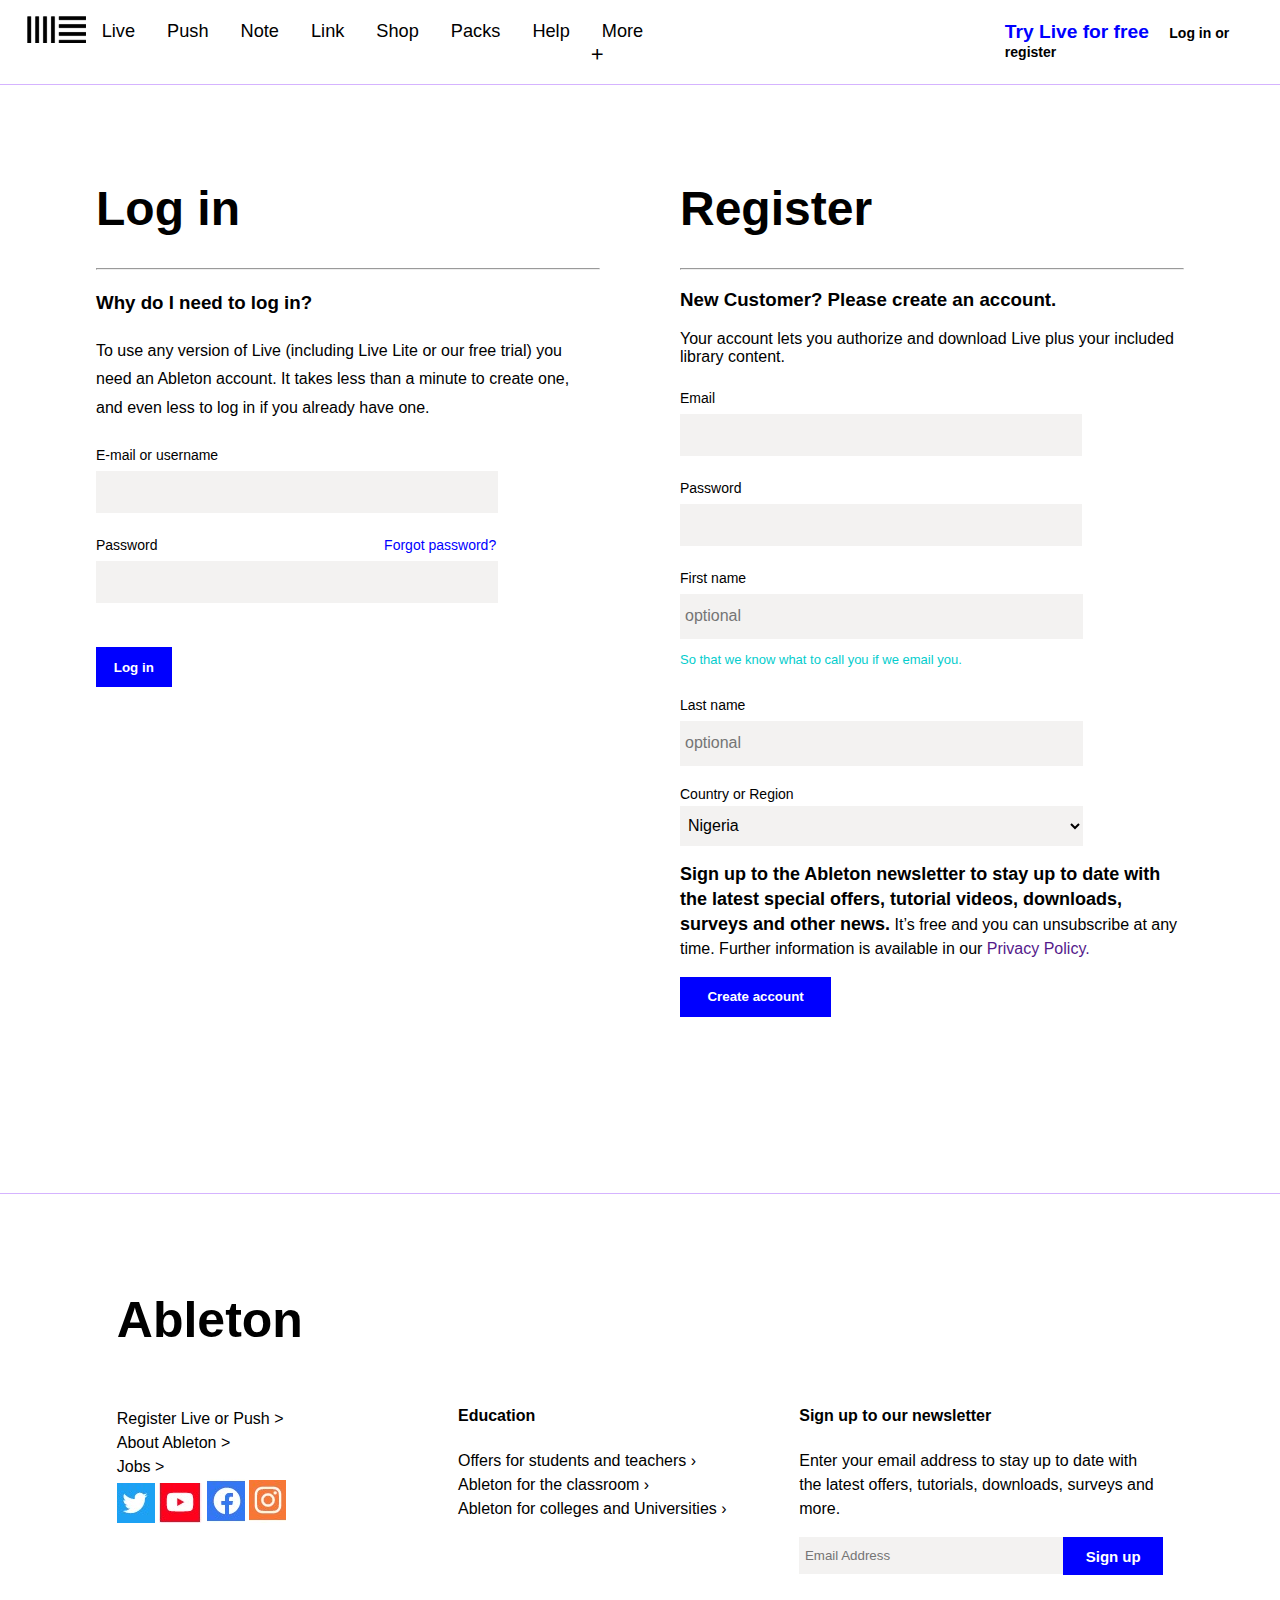
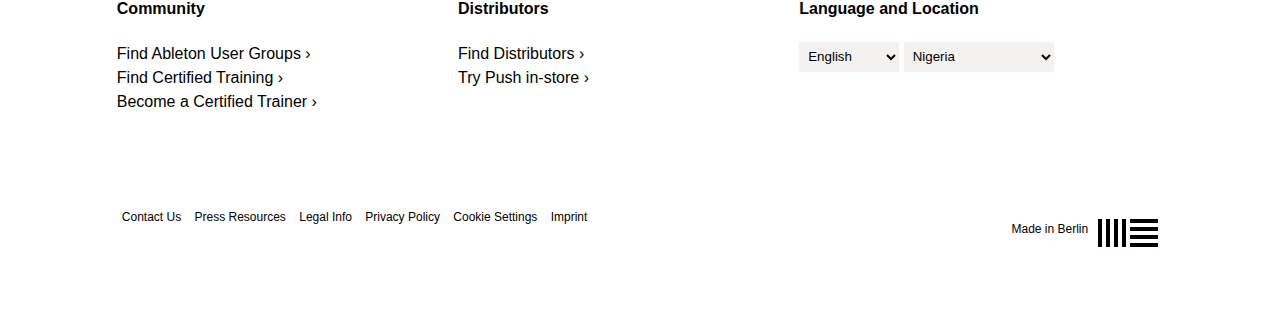
<file: login.html>
<!DOCTYPE html>
<html lang="en">

<head>
    <meta charset="UTF-8">
    <meta http-equiv="X-UA-Compatible" content="IE=edge">
    <meta name="viewport" content="width=device-width, initial-scale=1.0">
    <title>Log in or Register</title>
    <link rel="stylesheet" href="login.css">
    <link href='https://unpkg.com/boxicons@2.1.4/css/boxicons.min.css' rel='stylesheet'>
</head>

<body>
    <nav>
        <div class="nav-container">
            <label class="toggle-menu" for="toggle">Menu<i class='bx bx-chevron-down'></i></label>
            <input type="checkbox" id="toggle" />
            <div id="nav-logo">
                <a href="index.html"><img class="logo" src="images/logo.jpg" alt="logo"></a>
            </div>
            <ul class="nav-items-1">
                <li id="nav-link-1"><a class="txt-links" class="nav-link-1" href="live.html">Live </a></li>
                <li id="nav-link-1"> <a class="txt-links" class="nav-links-1" href="push.html">Push</a> </li>
                <li id="nav-link-1"><a class="txt-links" class="nav-links-1" href="note.html">Note</a></li>
                <li id="nav-link-1"><a class="txt-links" class="nav-links-1" href="link.html">Link</a></li>
                <li id="nav-link-1"><a class="txt-links" class="nav-links-1" href="shop.html">Shop</a></li>
                <li id="nav-link-1"><a class="txt-links" class="nav-links-1" href="packs.html">Packs</a></li>
                <li id="nav-link-1"><a class="txt-links" class="nav-links-1" href="help.html">Help</a></li>
                <li id="nav-link-1"> <a class="txt-links" class="nav-links-1" href="">More <i class='bx bx-plus'></i></a> </li>

                <li id="Nav-link-1"><a href="trial.html" class="Nav-Links-1">Try Live for free</a></li>
                <li id="Nav-link-1"><a href="login.html" class="Nav-Link-1">Log in or register</a></li>
            </ul>
            <div class="nav-items-2">
                <a href="trial.html" id="nav-link-2" class="nav-links-2">Try Live for free</a>
                <a href="login.html" id="nav-link-2" class="nav-link-2">Log in or register</a>
            </div>
        </div>
    </nav>
    <div class="More-items more-items">
        <p>Lorem ipsum dolor sit amet consectetur adipisicing elit. Maxime, eveniet.</p>
    </div>
    <!-- nav ends here -->
    <main>
        <div class="container">
            <form action="">
                <div>
                    <h1>Log in</h1>
                    <hr>
                    <div class="h3-text">
                        <h3>Why do I need to log in?</h3>
                        <p>To use any version of Live (including Live Lite or our free trial) you need an Ableton account. It takes less than a minute to create one, and even less to log in if you already have one.</p>
                    </div>
                    <div class="f-details">
                        <div class="email-cont"><label for="email">E-mail or username</label> <br>
                            <input type="email" name=""> <br></div>
                        <div id="password-cont">
                            <div class="password-cont">
                                <div><label for="password">Password</label></div>
                                <div><label for="fg-password"><a href=""class="fg-pass">Forgot password?</a></label> <br></div>
                            </div>
                            <input type="password" name="" id="password"> <br>
                        </div>
                        <input type="submit" value="Log in">
                    </div>
                </div>
            </form>
            <form action="">
                <div>
                    <h1>Register</h1>
                    <hr>
                    <div>
                        <h3>New Customer? Please create an account.</h3>
                        <p>Your account lets you authorize and download Live plus your included library content.</p>
                    </div>
                    <div class="f-details-1">
                        <div class="email-cont"><label for="email">Email</label><br>
                            <input type="email" id=""> <br></div>
                        <div id="password-cont"><label for="password">Password</label> <br>
                            <input type="password" id=""><br></div>
                        <div class="names-cont"><label for="firstname">First name </label><br>
                            <input type="text" placeholder="optional" id=""><br>
                            <p class="form-p">So that we know what to call you if we email you.</p><br>
                            <div class="lastname-cont"><label for="lastname">Last name </label><br>
                                <input type="text" placeholder="optional" id=""><br></div>
                        </div>
                        <div class="country-cont"><label for="">Country or Region</label><br>
                            <select name="country" id="Select">
                                <option value="Nigeria">Nigeria</option>
                            </select></div>
                        <div class="last-div">
                            <p> <input type="checkbox" name="" id="">
                                <span>Sign up to the Ableton newsletter to stay up to date with the latest special offers, tutorial videos, downloads, surveys and other news.</span> It’s free and you can unsubscribe at any time. Further information is
                                available in our
                                <a href="">Privacy Policy.</a>
                            </p>
                        </div>
                        <button type="submit">Create account</button>
                    </div>
                </div>
            </form>
        </div>
    </main>
    <footer>
        <h1 class="h1-text">Ableton</h1>
        <div class="footer-cont ">
            <div class="f-box-1">
                <a href=" " class="f-link">Register Live or Push ></a><br>
                <a href=" " class="f-link">About Ableton ></a><br>
                <a href=" " class="f-link">Jobs ></a><br>
                <img src="images/Web capture_1-5-2023_132721_www.ableton.com.jpeg" alt="">
                <img src="images/Web capture_1-5-2023_13285_www.ableton.com.jpeg" alt="">
                <img src="images/Web capture_1-5-2023_132621_www.ableton.com.jpeg" alt=" ">
                <a href=" ">
                    <img src="images/Web capture_1-5-2023_141528_www.ableton.com.jpeg" alt=" ">
                </a>
            </div>
            <div>
                <h4>Education</h4>
                <a href=" " class="f-link">Offers for students and teachers ›</a><br>
                <a href=" " class="f-link">Ableton for the classroom ›</a><br>
                <a href=" " class="f-link">Ableton for colleges and Universities ›</a><br>
            </div>
            <div>
                <h4>Sign up to our newsletter</h4>
                <p>Enter your email address to stay up to date with the latest offers, tutorials, downloads, surveys and more.</p>
                <div class="input-btn-cont">
                    <div>
                        <input type="text " placeholder=" Email Address " id="Text">
                    </div>
                    <div>
                        <button id="Sign">Sign up</button>
                    </div>
                </div>

            </div>
            <div>
                <h4>Community</h4>
                <a href=" " class="f-link">Find Ableton User Groups › </a><br>
                <a href=" " class="f-link"> Find Certified Training ›</a><br>
                <a href=" " class="f-link">Become a Certified Trainer ›</a><br>
            </div>
            <div>
                <h4>Distributors</h4>
                <a href=" " class="f-link">Find Distributors ›</a><br>
                <a href=" " class="f-link">Try Push in-store ›</a><br>
            </div>
            <div>
                <h4>Language and Location</h4>
                <select name=" " id="select">
                    <option value="English ">English</option>
                    <option value="Deutsch ">Deutsch</option>
                </select>
                <select name=" " id="select-1">
                    <option value="Nigeria ">Nigeria</option>
                </select>
            </div>
        </div>
        <div class="f-box-2">
            <div class="f-box-2-links">
                <a href=" " id="f-box-2-links">Contact Us</a>
                <a href=" " id="f-box-2-links">Press Resources</a>
                <a href=" " id="f-box-2-links">Legal Info</a>
                <a href=" " id="f-box-2-links">Privacy Policy</a>
                <a href=" " id="f-box-2-links">Cookie Settings</a>
                <a href=" " id="f-box-2-links">Imprint</a>
            </div>
            <div class="f-box-3">
                <div>
                    <p>Made in Berlin</p>
                </div>
                <div><img src=" images/Web capture_26-4-2023_125122_www.ableton.com.jpeg " alt="logo ">
                </div>
            </div>
        </div>
    </footer>
    <script src="login.js"></script>
</body>

</html>
</file>
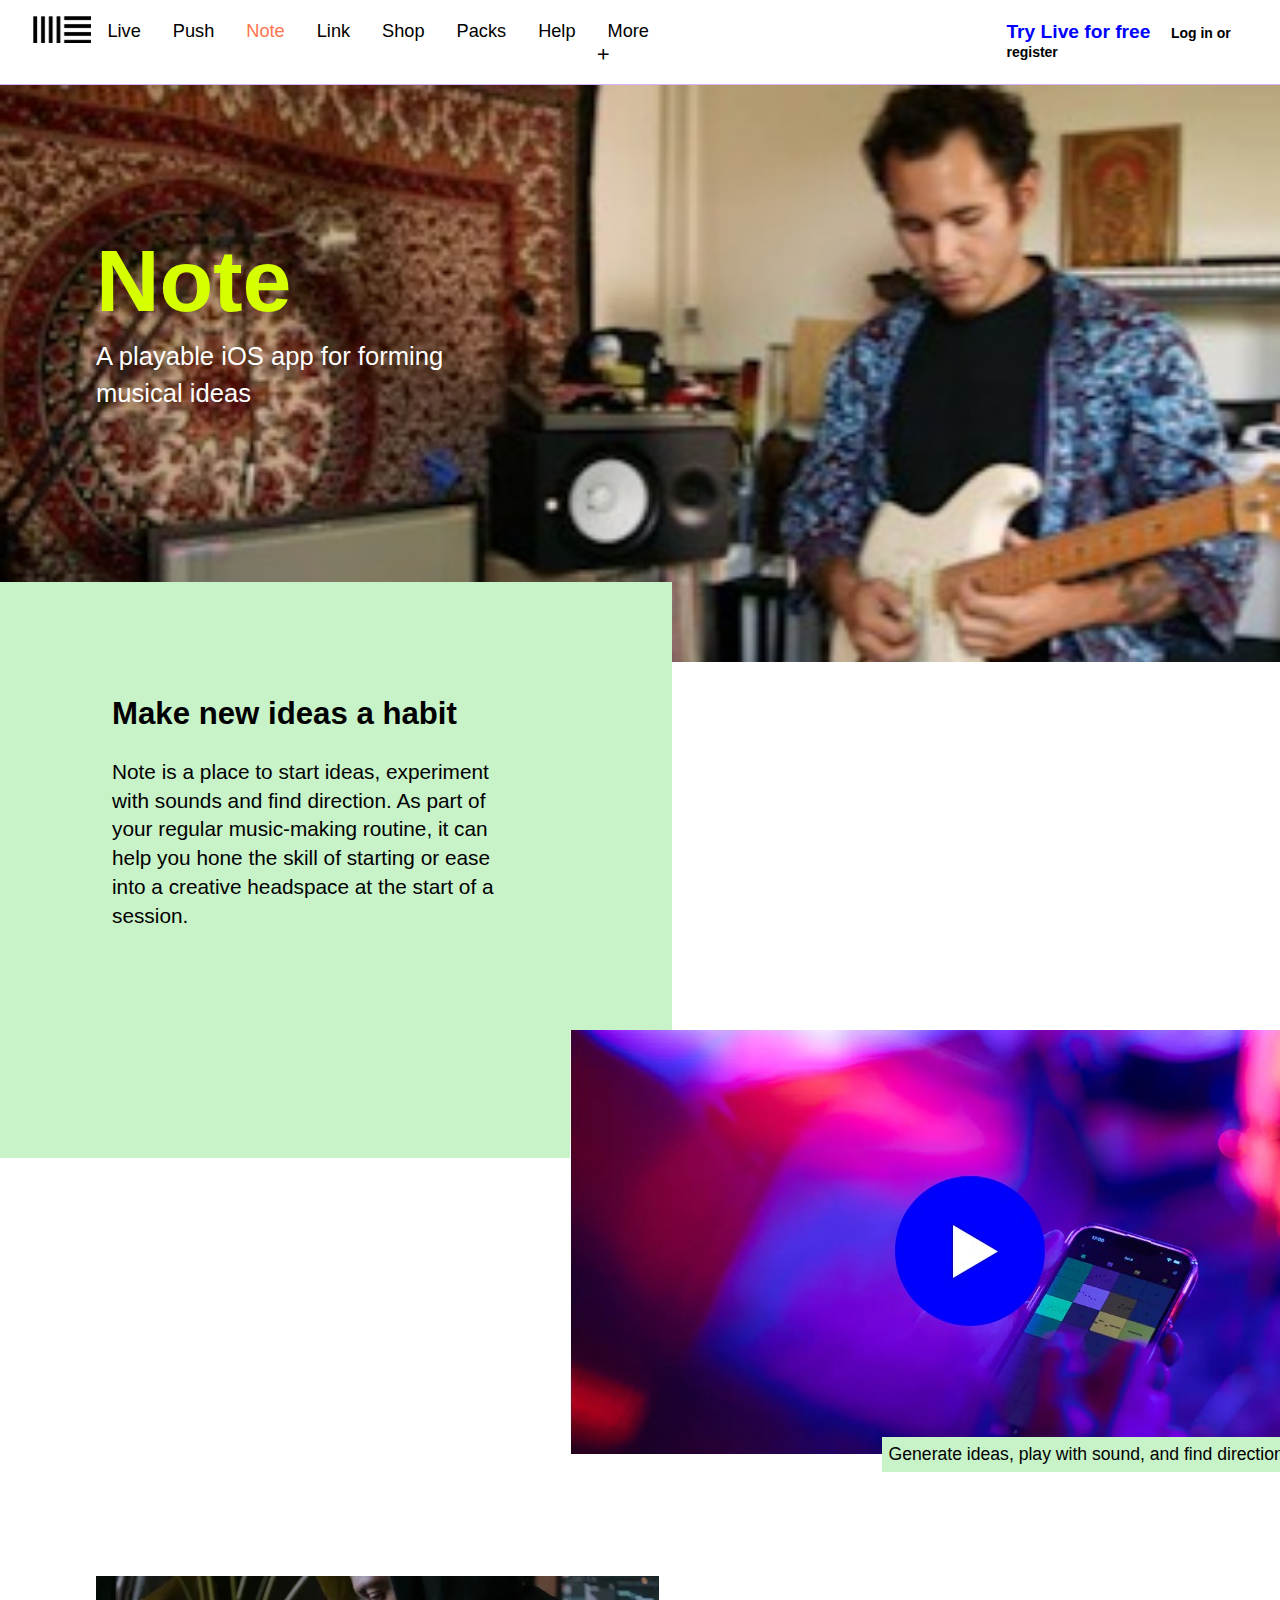
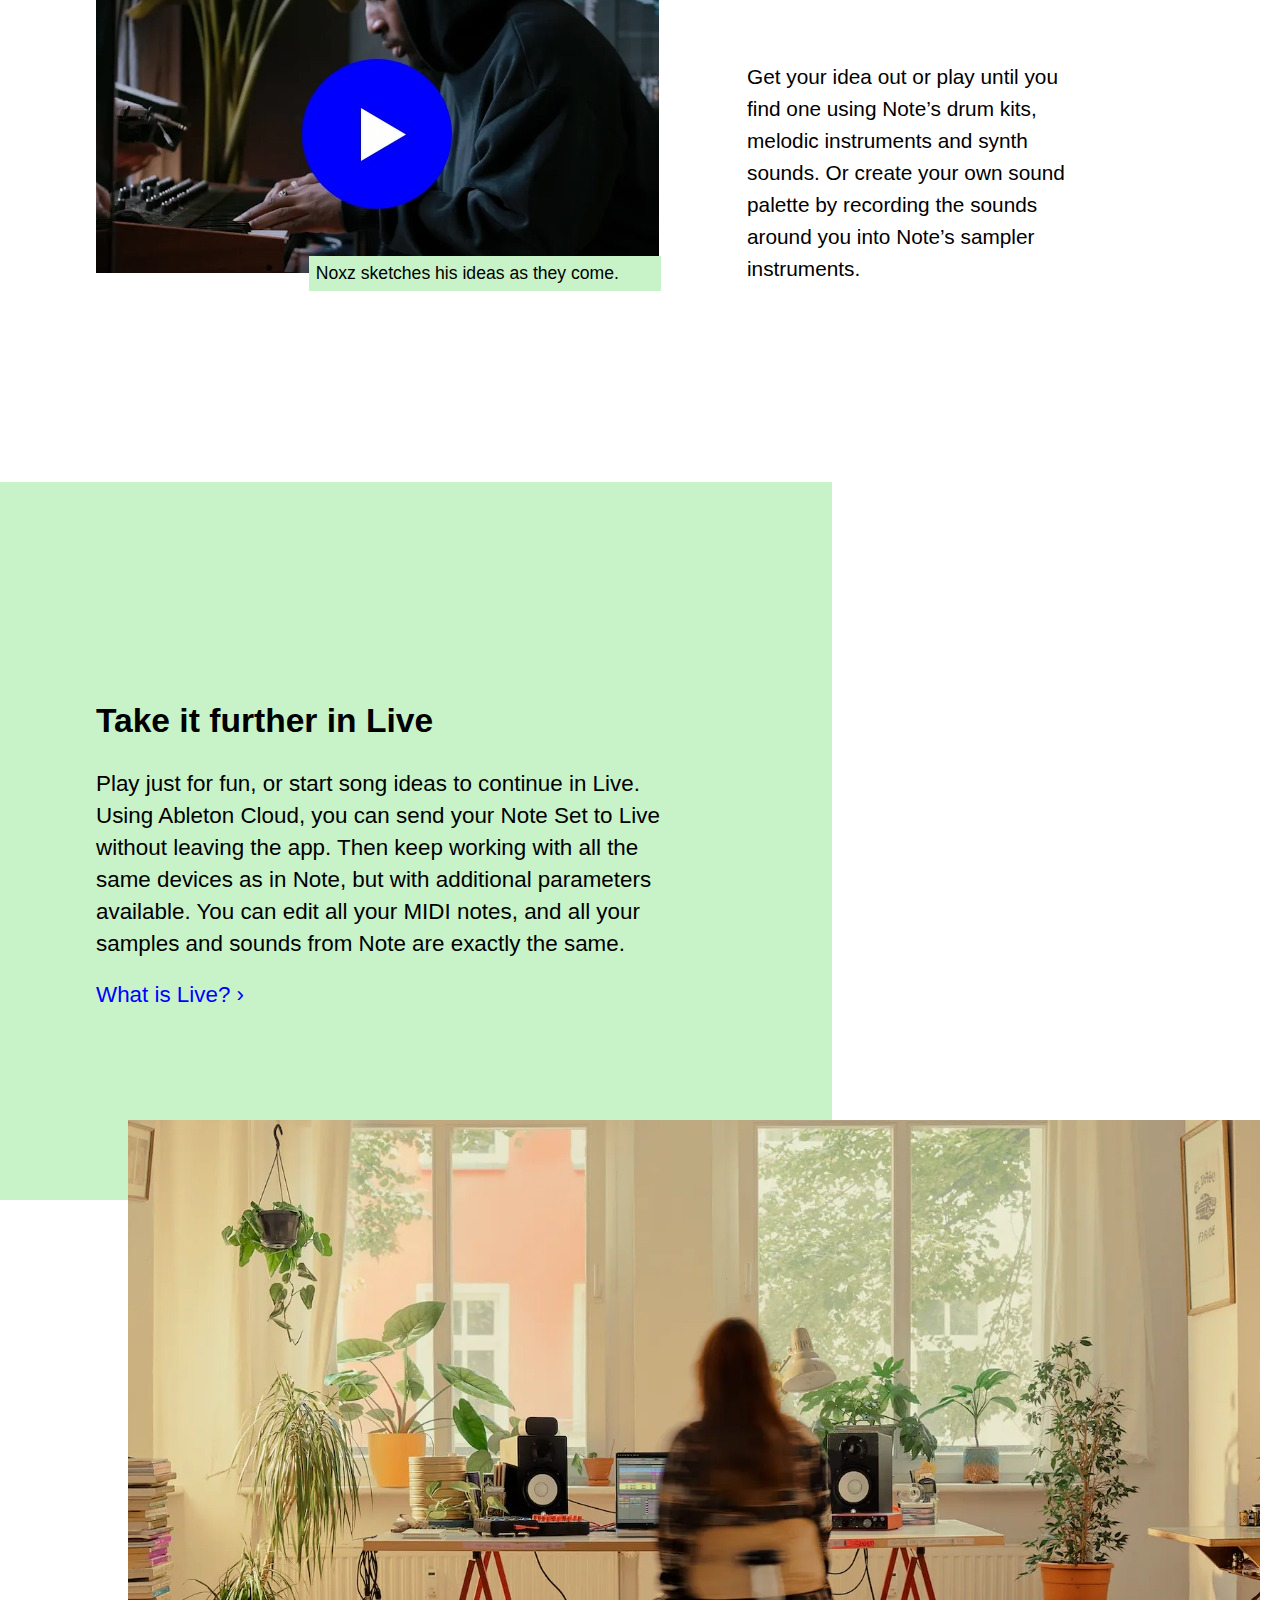
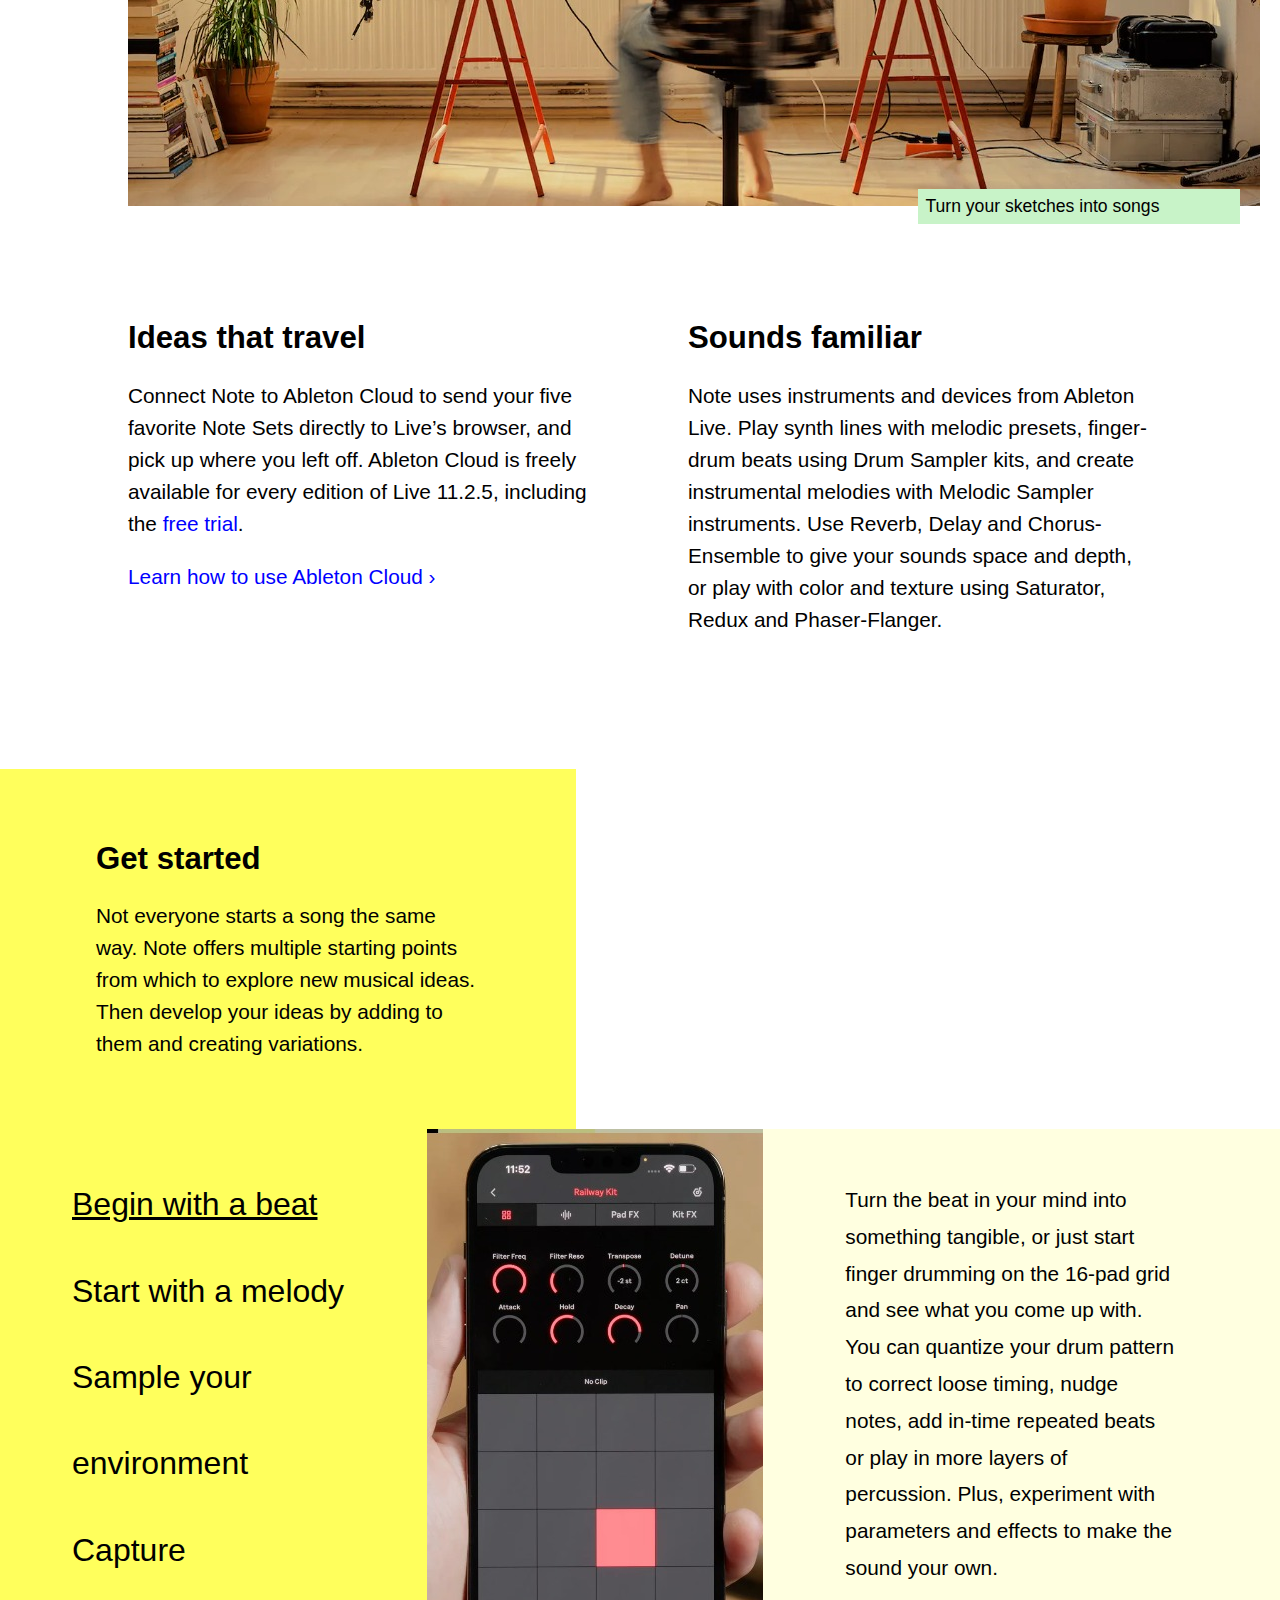
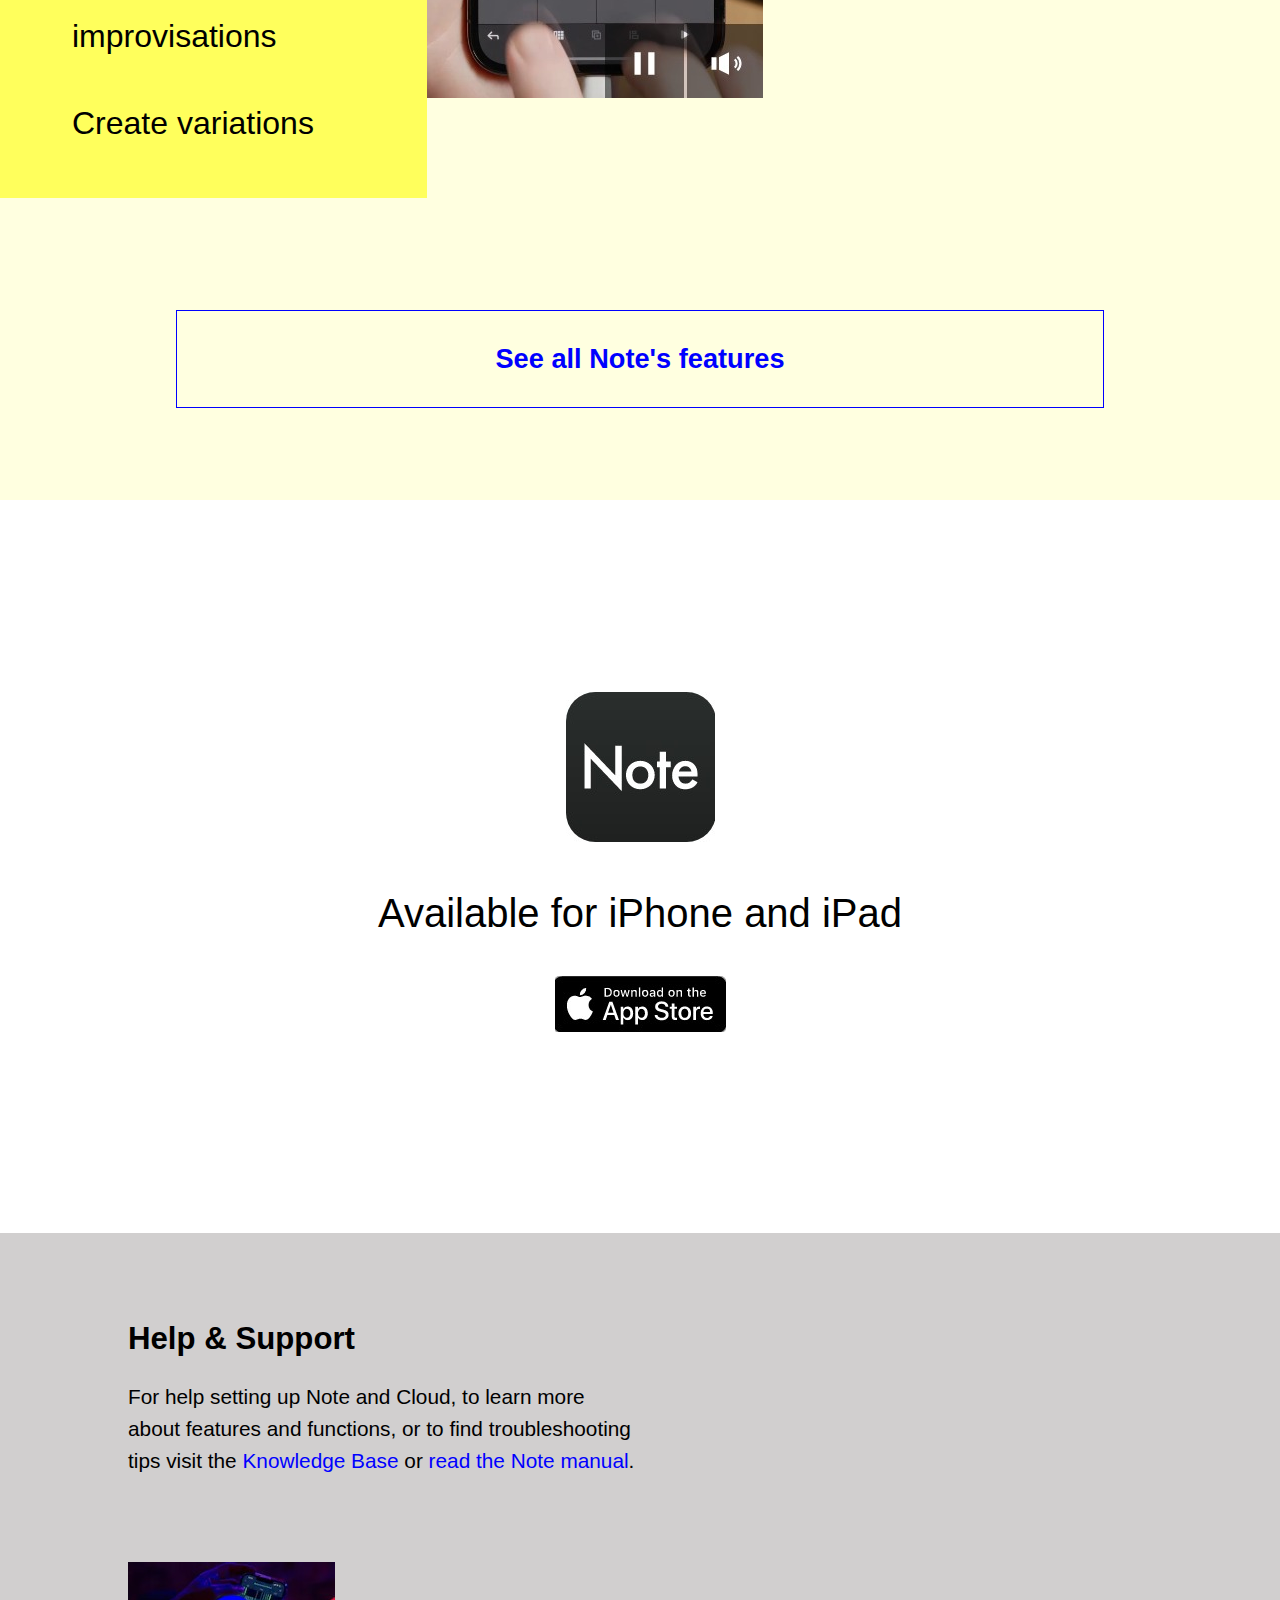
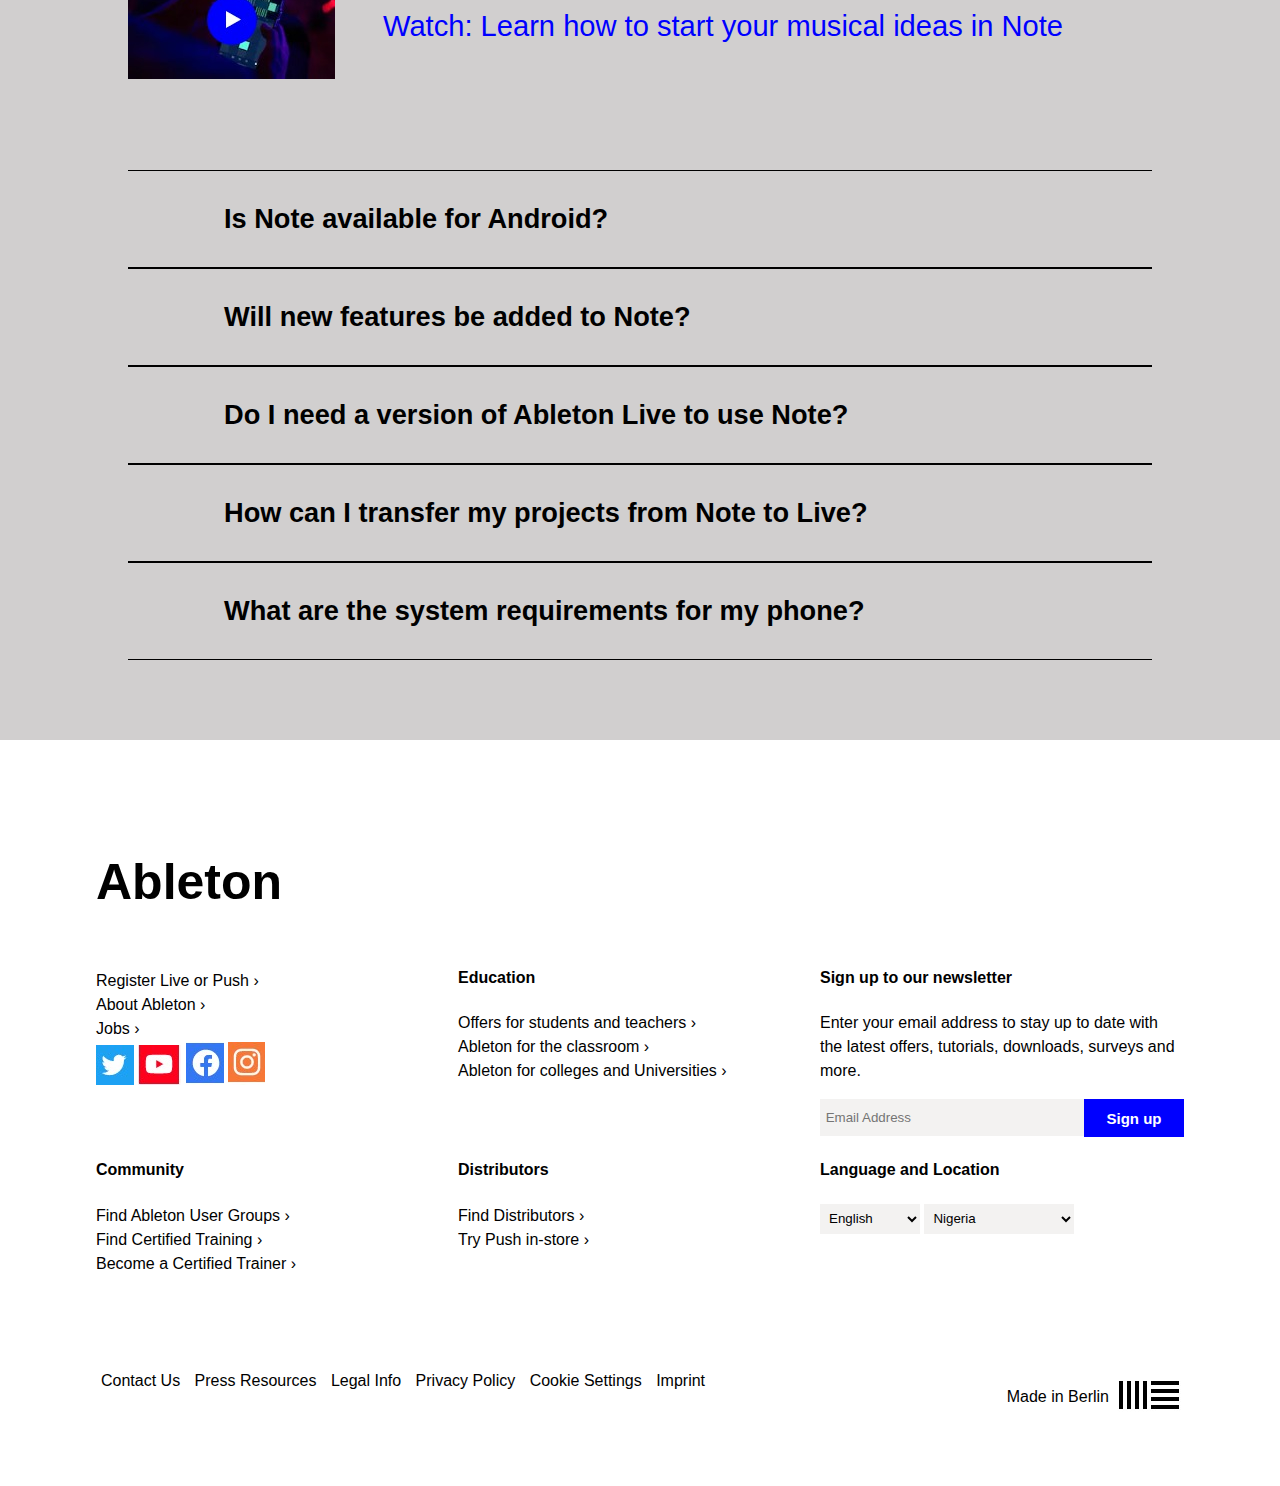
<file: note.html>
<!DOCTYPE html>
<html lang="en">

<head>
    <meta charset="UTF-8">
    <meta http-equiv="X-UA-Compatible" content="IE=edge">
    <meta name="viewport" content="width=device-width, initial-scale=1.0">
    <link rel="stylesheet" href="note.css">
    <title>note - an iOS app for forming</title>
    <link href='https://unpkg.com/boxicons@2.1.4/css/boxicons.min.css' rel='stylesheet'>
</head>

<body>
    <nav>
        <div class="nav-container">
            <label class="toggle-menu" for="toggle">Menu<i class='bx bx-chevron-down'></i></label>
            <input type="checkbox" id="toggle" />
            <div id="nav-logo">
                <a href="index.html"><img class="logo" src="images/logo.jpg" alt="logo"></a>
            </div>
            <ul class="nav-items-1">
                <li id="nav-link-1"><a class="txt-links" class="nav-link-1" href="live.html">Live </a></li>
                <li id="nav-link-1"> <a class="txt-links" class="nav-links-1" href="push.html">Push</a> </li>
                <li id="nav-link-1"><a class="txt-link" class="nav-links-1" href="note.html">Note</a></li>
                <li id="nav-link-1"><a class="txt-links" class="nav-links-1" href="link.html">Link</a></li>
                <li id="nav-link-1"><a class="txt-links" class="nav-links-1" href="shop.html">Shop</a></li>
                <li id="nav-link-1"><a class="txt-links" class="nav-links-1" href="packs.html">Packs</a></li>
                <li id="nav-link-1"><a class="txt-links" class="nav-links-1" href="help.html">Help</a></li>
                <li id="nav-link-1"> <a class="txt-links" class="nav-links-1" href="">More <i class='bx bx-plus'></i></a> </li>

                <li id="Nav-link-1"><a href="trial.html" class="Nav-Links-1">Try Live for free</a></li>
                <li id="Nav-link-1"><a href="login.html" class="Nav-Link-1">Log in or register</a></li>
            </ul>
            <div class="nav-items-2">
                <a href="trial.html" id="nav-link-2" class="nav-links-2">Try Live for free</a>
                <a href="login.html" id="nav-link-2" class="nav-link-2">Log in or register</a>
            </div>
        </div>
    </nav>
    <main>
        <section>
            <div class="box-1">
                <h1>Note</h1>
                <p>A playable iOS app for forming <br> musical ideas</p>
            </div>
            <div class="box-2">
                <h2>Make new ideas a habit</h2>
                <p>Note is a place to start ideas, experiment with sounds and find direction. As part of your regular music-making routine, it can help you hone the skill of starting or ease into a creative headspace at the start of a session.</p>
            </div>
            <div class="box-3">
                <a href=""><img src="images/Web capture_22-5-2023_134322_www.ableton.com.jpeg" class="img-3" alt="image"></a>
                <div class="bx3-p">
                    <p>Generate ideas, play with sound, and find direction.</p>
                </div>
            </div>
            <div class="box-4">
                <div class="bx4-col-1">
                    <a href=""><img src="images/Web capture_22-5-2023_141528_www.ableton.com.jpeg" class="img-4" alt="image"></a>
                    <div>
                        <p class="bx4-p">Noxz sketches his ideas as they come.</p>
                    </div>
                </div>
                <div class="bx4-col-2">
                    <p>Get your idea out or play until you find one using Note’s drum kits, melodic instruments and synth sounds. Or create your own sound palette by recording the sounds around you into Note’s sampler instruments.</p>
                </div>
            </div>
            <div class="box-5">
                <h2>Take it further in Live</h2>
                <p>
                    Play just for fun, or start song ideas to continue in Live. Using Ableton Cloud, you can send your Note Set to Live without leaving the app. Then keep working with all the same devices as in Note, but with additional parameters available. You can edit
                    all your MIDI notes, and all your samples and sounds from Note are exactly the same.</p>
                <a href="">What is Live? ›</a>
            </div>
            <div class="box-6"><img src="images/Web capture_22-5-2023_145250_www.ableton.com.jpeg" class="img-6" alt="img">
                <p class="bx6-p">Turn your sketches into songs</p>
            </div>
            <div class="box-7">
                <div class="bx7-col-1">
                    <h2>Ideas that travel</h2>
                    <p>Connect Note to Ableton Cloud to send your five favorite Note Sets directly to Live’s browser, and pick up where you left off. Ableton Cloud is freely available for every edition of Live 11.2.5, including the
                        <a href="">free trial</a>. </p>
                    <a href="">Learn how to use Ableton Cloud ›</a>
                </div>
                <div class="bx7-col-2">
                    <h2>Sounds familiar</h2>
                    <p>
                        Note uses instruments and devices from Ableton Live. Play synth lines with melodic presets, finger-drum beats using Drum Sampler kits, and create instrumental melodies with Melodic Sampler instruments. Use Reverb, Delay and Chorus-Ensemble to give your
                        sounds space and depth, or play with color and texture using Saturator, Redux and Phaser-Flanger.</p>
                </div>
            </div>
            <div class="box-8">
                <h2>Get started</h2>
                <p>Not everyone starts a song the same way. Note offers multiple starting points from which to explore new musical ideas. Then develop your ideas by adding to them and creating variations.
                </p>
            </div>
            <div class="box-9">
                <div class="bx9-col-1">
                    <ul>
                        <li>
                            <a href="" id="bx9-a">Begin with a beat</a>
                        </li>
                        <li>
                            <a href="">Start with a melody</a>
                        </li>
                        <li>
                            <a href="">Sample your environment</a>
                        </li>
                        <li>
                            <a href="">Capture improvisations</a>
                        </li>
                        <li>
                            <a href="">Create variations</a>
                        </li>
                    </ul>
                </div>
                <div class="bx9-col-2"><img src="images/Web capture_22-5-2023_153035_www.ableton.com.jpeg" alt="image"></div>
                <div class="bx9-col-3">
                    <p>
                        Turn the beat in your mind into something tangible, or just start finger drumming on the 16-pad grid and see what you come up with. You can quantize your drum pattern to correct loose timing, nudge notes, add in-time repeated beats or play in more layers
                        of percussion. Plus, experiment with parameters and effects to make the sound your own.
                    </p>
                </div>
            </div>
            <div class="box-10">
                <ul class="bx10-items">
                    <li><a class="bx10-link" href="">See all Note's features</a></li>
                </ul>
                <!-- <div class="box-10-cont"><a href="">See all Note's features</a></div> -->
            </div>
            <div class="box-11">
                <div>
                    <a href=""><img src="images/Web capture_22-5-2023_163355_www.ableton.com.jpeg" alt="image" title="Note app icon"></a>
                    <p>Available for iPhone and iPad</p>
                    <a href=""><img src="images/Web capture_22-5-2023_163426_www.ableton.com.jpeg" alt="image" title="Download Note on th App Store "></a>
                </div>
            </div>
            <div class="box-12">
                <div class="bx12-col-1">
                    <h2>Help & Support</h2>
                    <p>For help setting up Note and Cloud, to learn more about features and functions, or to find troubleshooting tips visit the
                        <a href="">Knowledge Base </a> or
                        <a href=""> read the Note manual</a>. </p>
                </div>
                <div class="bx12-col-2">
                    <a href=""><img src="images/Web capture_22-5-2023_164723_www.ableton.com.jpeg" alt="image"></a>
                    <div class="bx12-a-cont"><a href="">Watch: Learn how to start your musical ideas in Note</a></div>
                </div>
            </div>
            <div class="box-13">
                <ul class="bx13-cont">
                    <li class="bx13-items">
                        <a href="" class="bx13-link">Is Note available for Android?</a>
                    </li>
                    <li class="bx13-items">
                        <a href="" class="bx13-link">Will new features be added to Note?</a>
                    </li>
                    <li class="bx13-items">
                        <a href="" class="bx13-link">Do I need a version of Ableton Live to use Note?</a>
                    </li>
                    <li class="bx13-items">
                        <a href="" class="bx13-link">How can I transfer my projects from Note to Live?</a>
                    </li>
                    <li class="bx13-items">
                        <a href="" class="bx13-link">What are the system requirements for my phone?</a>
                    </li>
                </ul>
            </div>
        </section>
    </main>
    <footer>
        <h1 class="h1-text">Ableton</h1>
        <div class="footer-cont">
            <div class="f-box-1">
                <a href=" " class="f-link">Register Live or Push ›</a><br>
                <a href=" " class="f-link">About Ableton ›</a><br>
                <a href=" " class="f-link">Jobs ›</a><br>
                <img src="images/Web capture_1-5-2023_132721_www.ableton.com.jpeg " alt=" ">
                <img src="images/Web capture_1-5-2023_13285_www.ableton.com.jpeg " alt=" ">
                <img src="images/Web capture_1-5-2023_132621_www.ableton.com.jpeg " alt=" ">
                <a href=" ">
                    <img src="images/Web capture_1-5-2023_141528_www.ableton.com.jpeg " alt=" ">
                </a>
            </div>
            <div>
                <h4>Education</h4>
                <a href=" " class="f-link">Offers for students and teachers ›</a><br>
                <a href=" " class="f-link">Ableton for the classroom ›</a><br>
                <a href=" " class="f-link">Ableton for colleges and Universities ›</a><br>
            </div>
            <div>
                <h4>Sign up to our newsletter</h4>
                <p>Enter your email address to stay up to date with the latest offers, tutorials, downloads, surveys and more.</p>
                <div class="input-btn-cont">
                    <div>
                        <input type="text " placeholder=" Email Address" id="Text">
                    </div>
                    <div>
                        <button id="Sign">Sign up</button>
                    </div>
                </div>

            </div>
            <div>
                <h4>Community</h4>
                <a href=" " class="f-link ">Find Ableton User Groups › </a><br>
                <a href=" " class="f-link "> Find Certified Training ›</a><br>
                <a href=" " class="f-link ">Become a Certified Trainer ›</a><br>
            </div>
            <div>
                <h4>Distributors</h4>
                <a href=" " class="f-link ">Find Distributors ›</a><br>
                <a href=" " class="f-link ">Try Push in-store ›</a><br>
            </div>
            <div>
                <h4>Language and Location</h4>
                <select name=" " id="select">
                    <option value="English">English</option>
                    <option value="Deutsch">Deutsch</option>
                </select>
                <select name=" " id="select-1">
                    <option value="Nigeria ">Nigeria</option>
                </select>
            </div>
        </div>
        <div class="f-box-2">
            <div class="f-box-2-links">
                <a href=" " id="f-box-2-links">Contact Us</a>
                <a href=" " id="f-box-2-links">Press Resources</a>
                <a href=" " id="f-box-2-links">Legal Info</a>
                <a href=" " id="f-box-2-links">Privacy Policy</a>
                <a href=" " id="f-box-2-links">Cookie Settings</a>
                <a href=" " id="f-box-2-links">Imprint</a>
            </div>
            <div class="f-box-3">
                <div>
                    <p>Made in Berlin</p>
                </div>
                <div><img src=" images/Web capture_26-4-2023_125122_www.ableton.com.jpeg " alt="logo ">
                </div>
            </div>
        </div>
    </footer>
</body>

</html>
</file>
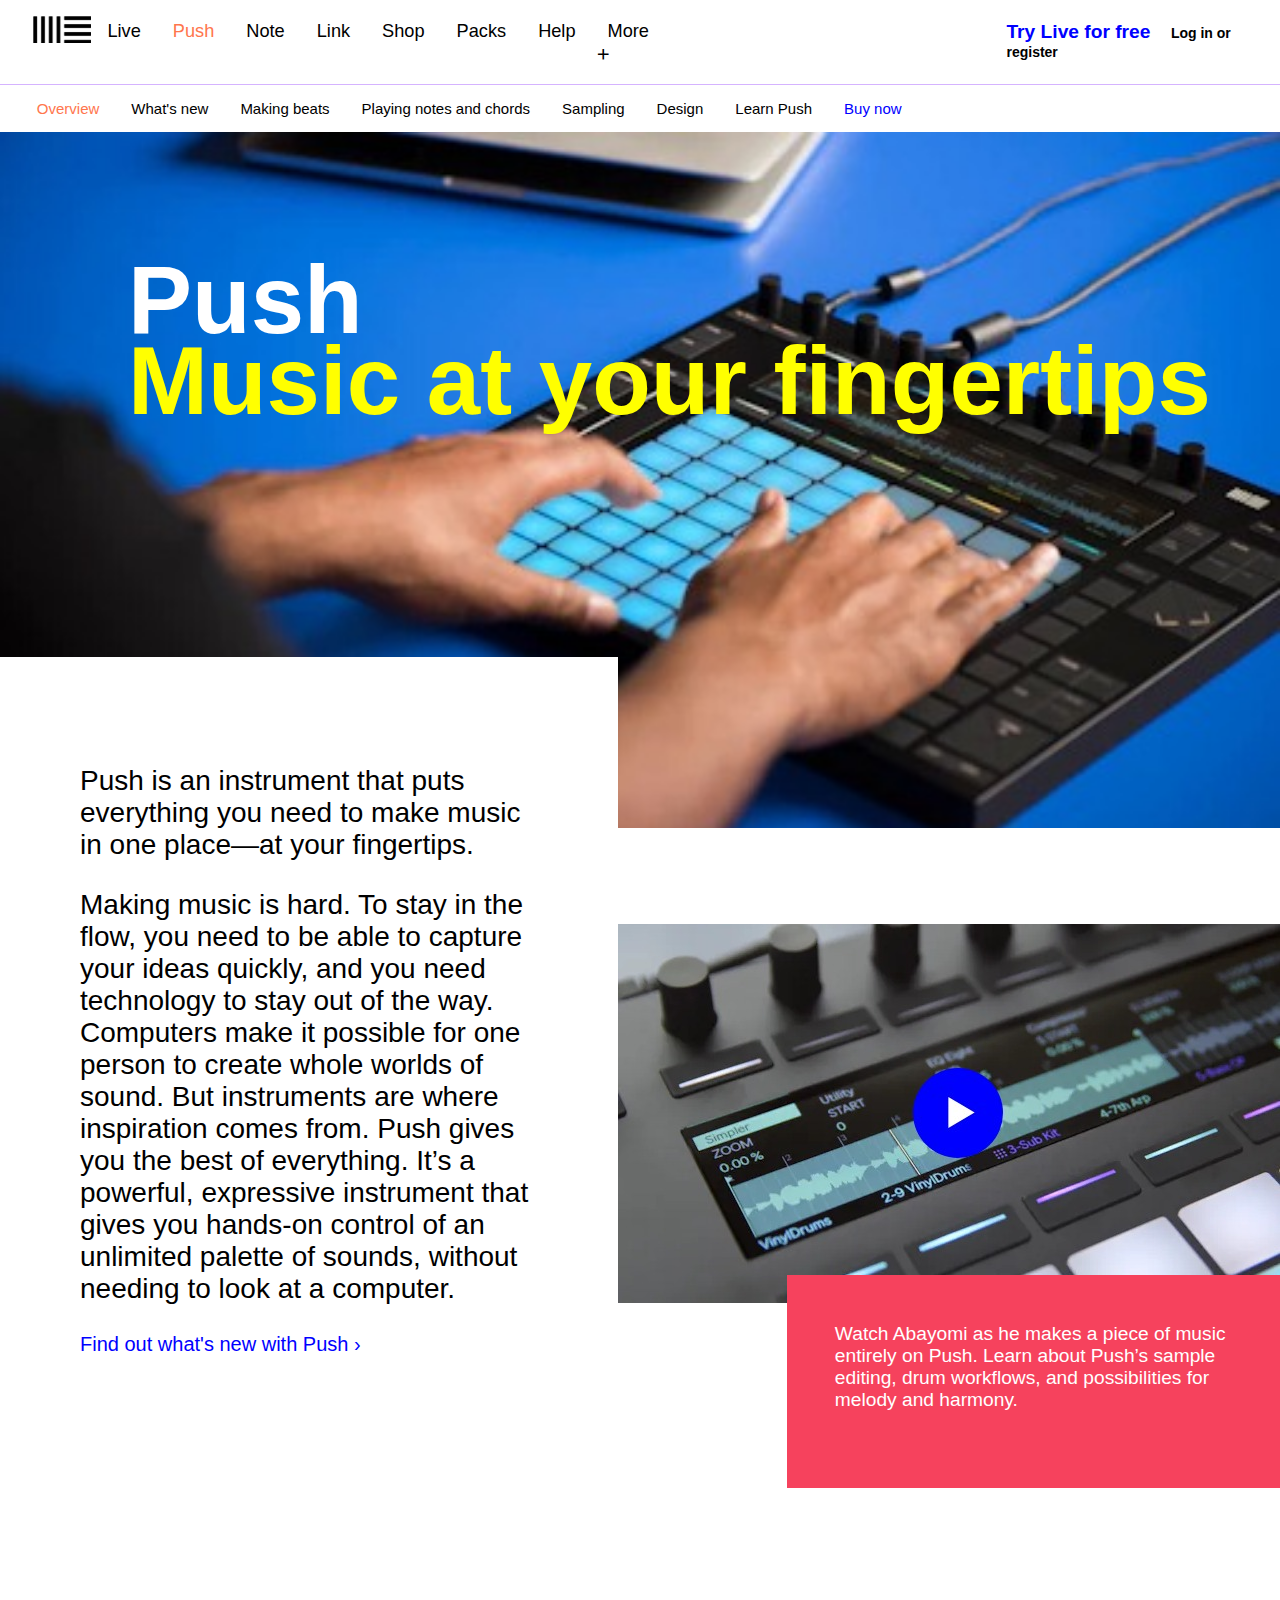
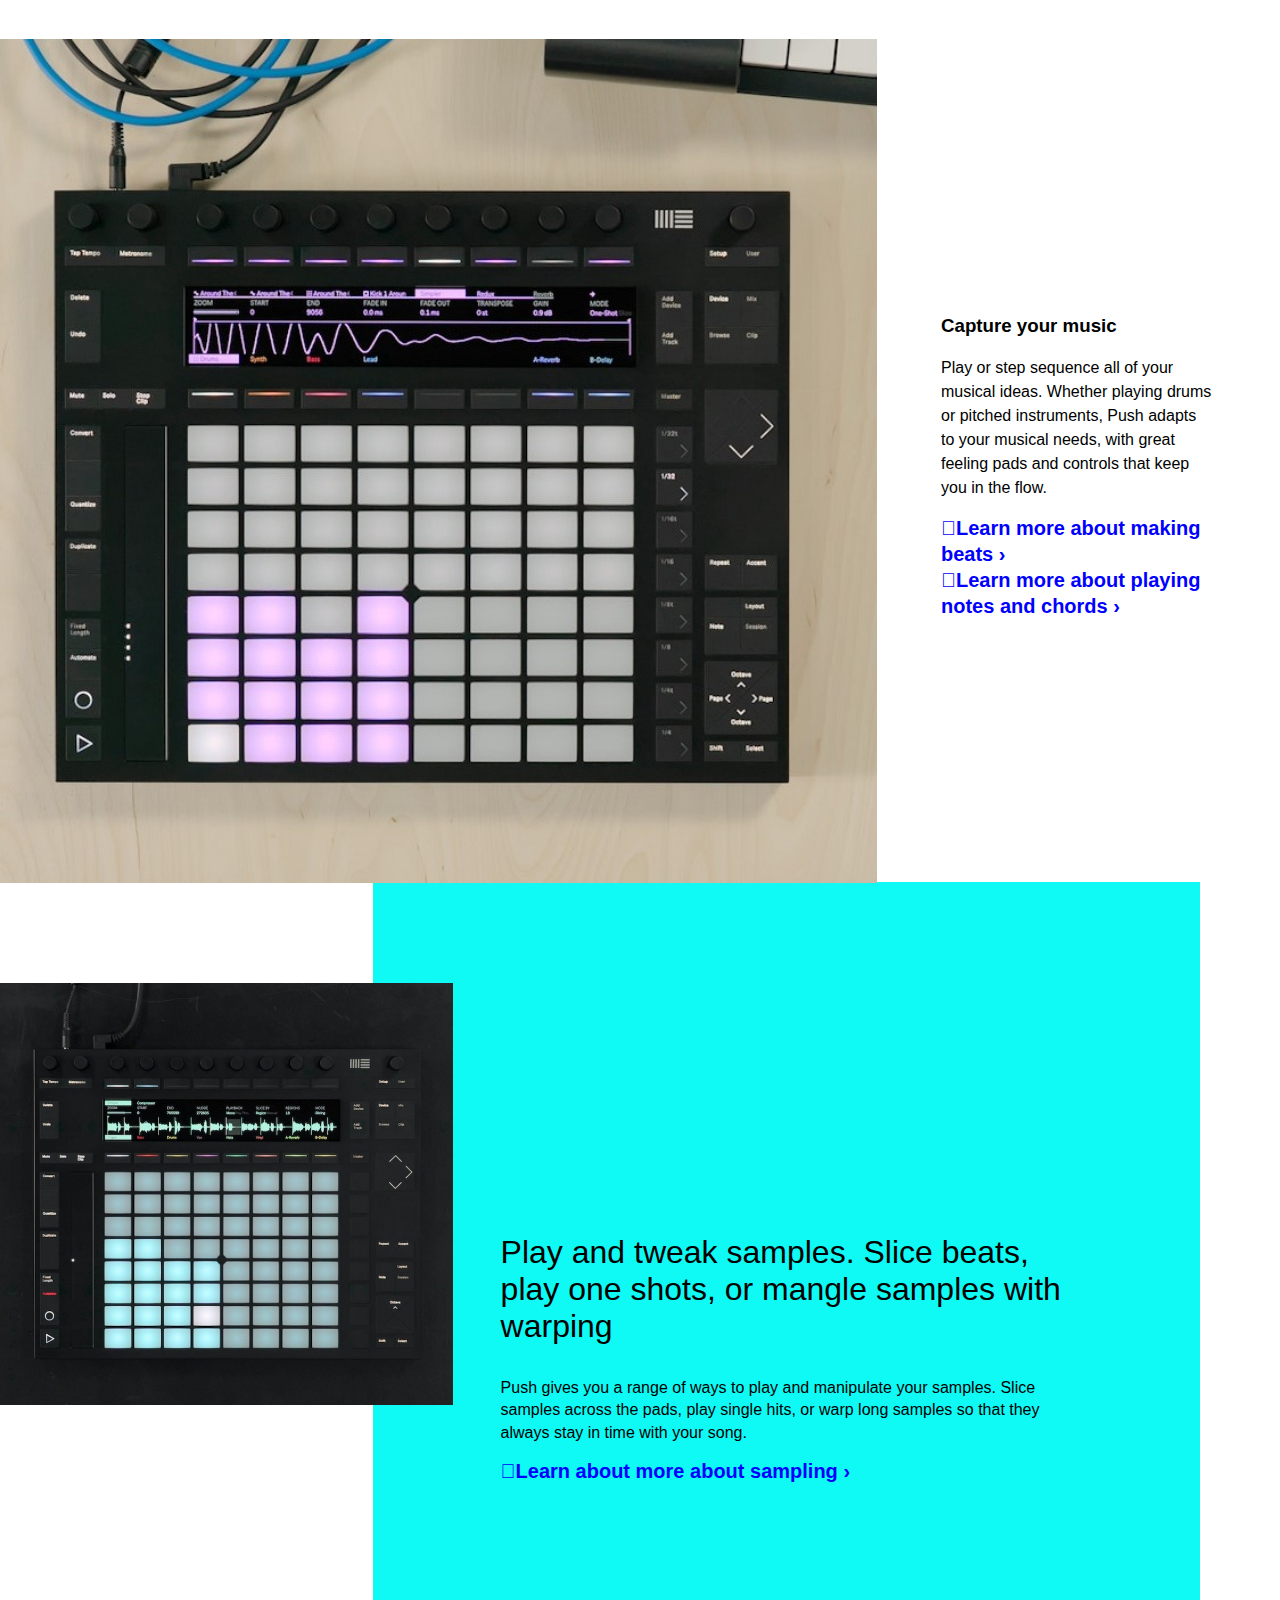
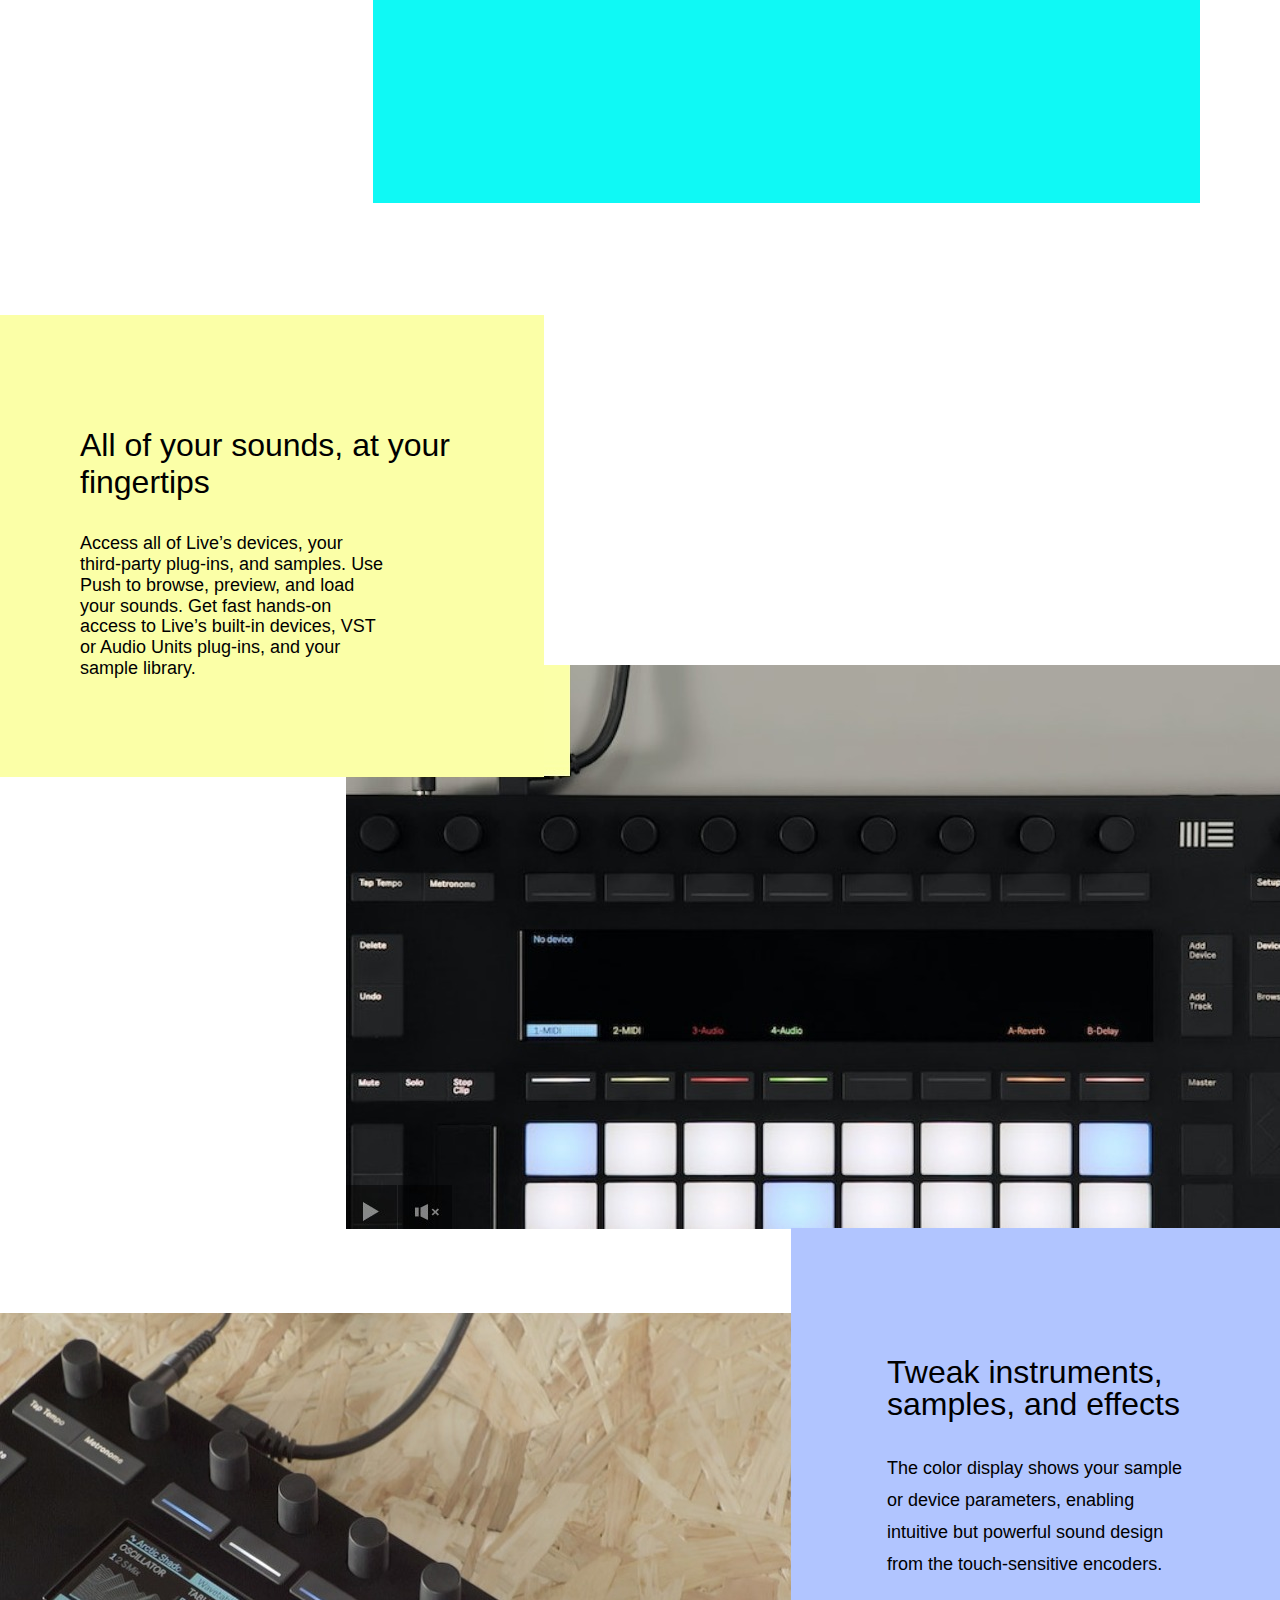
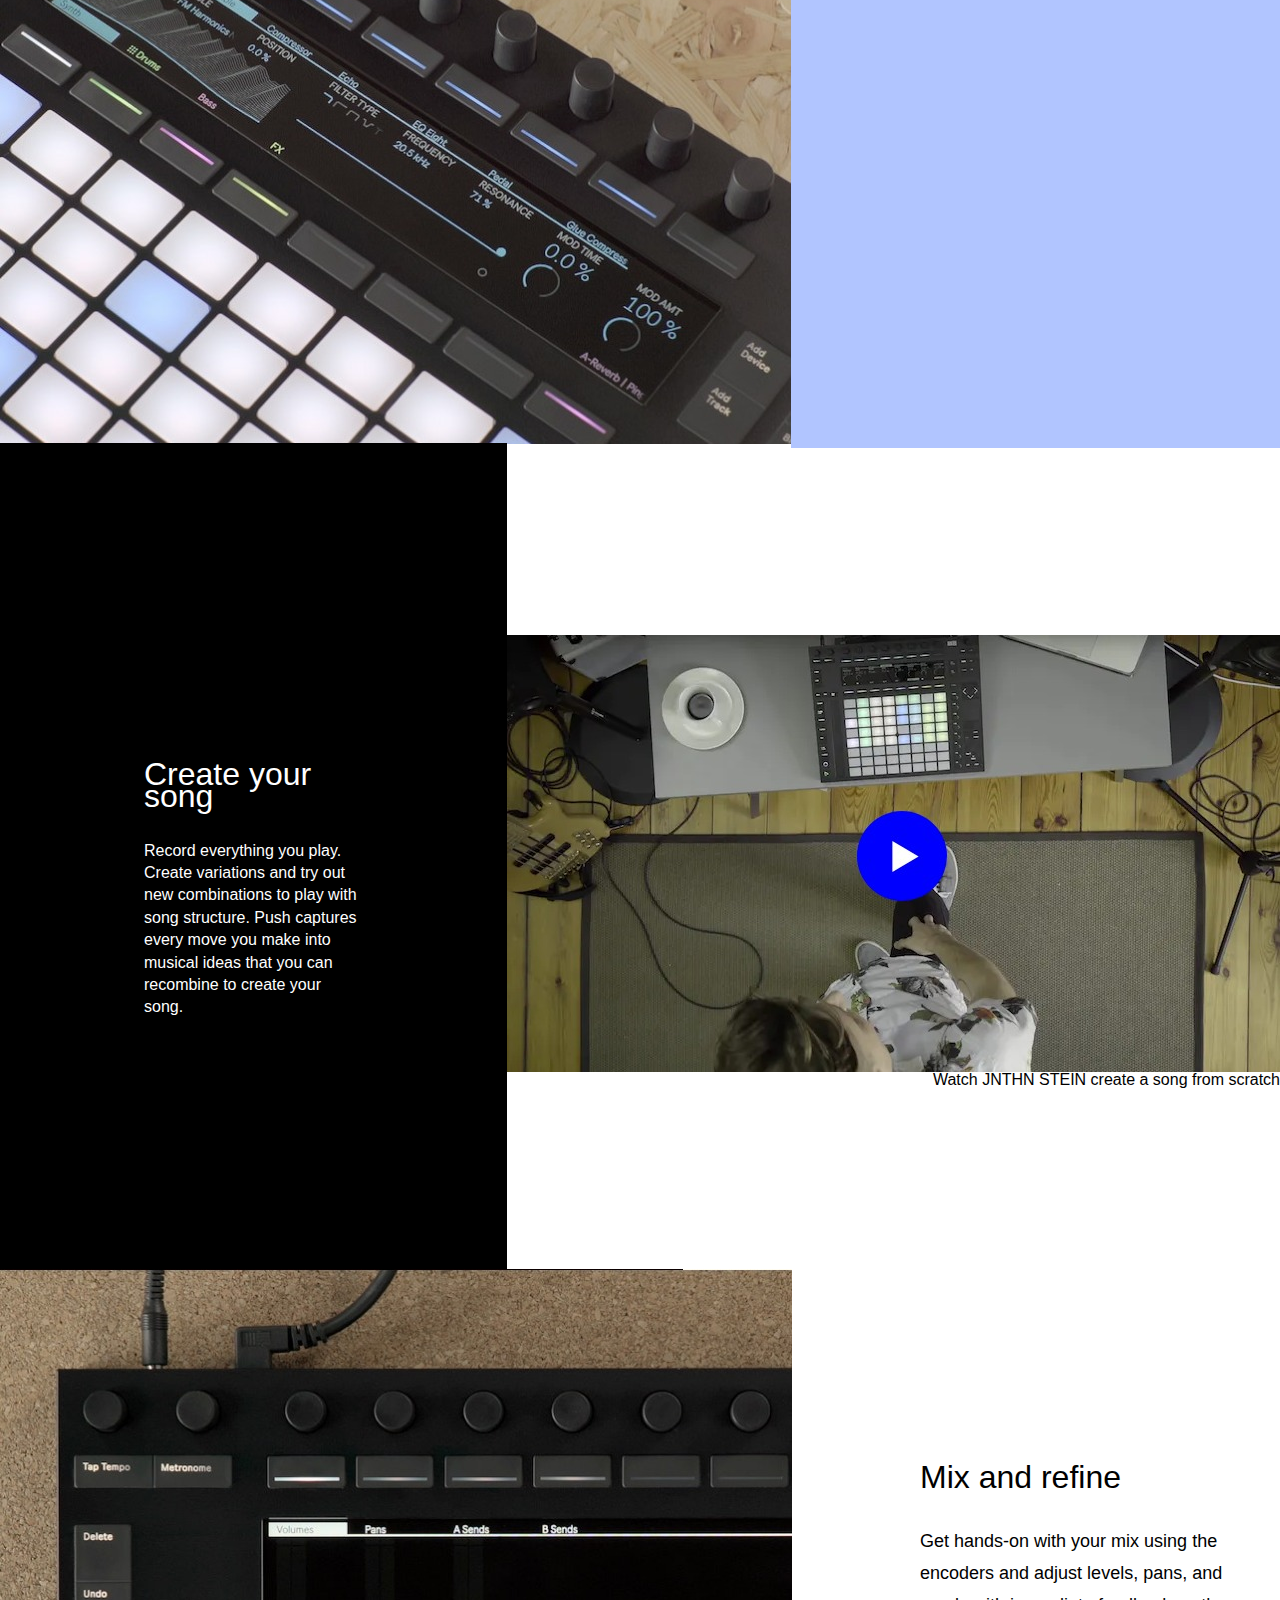
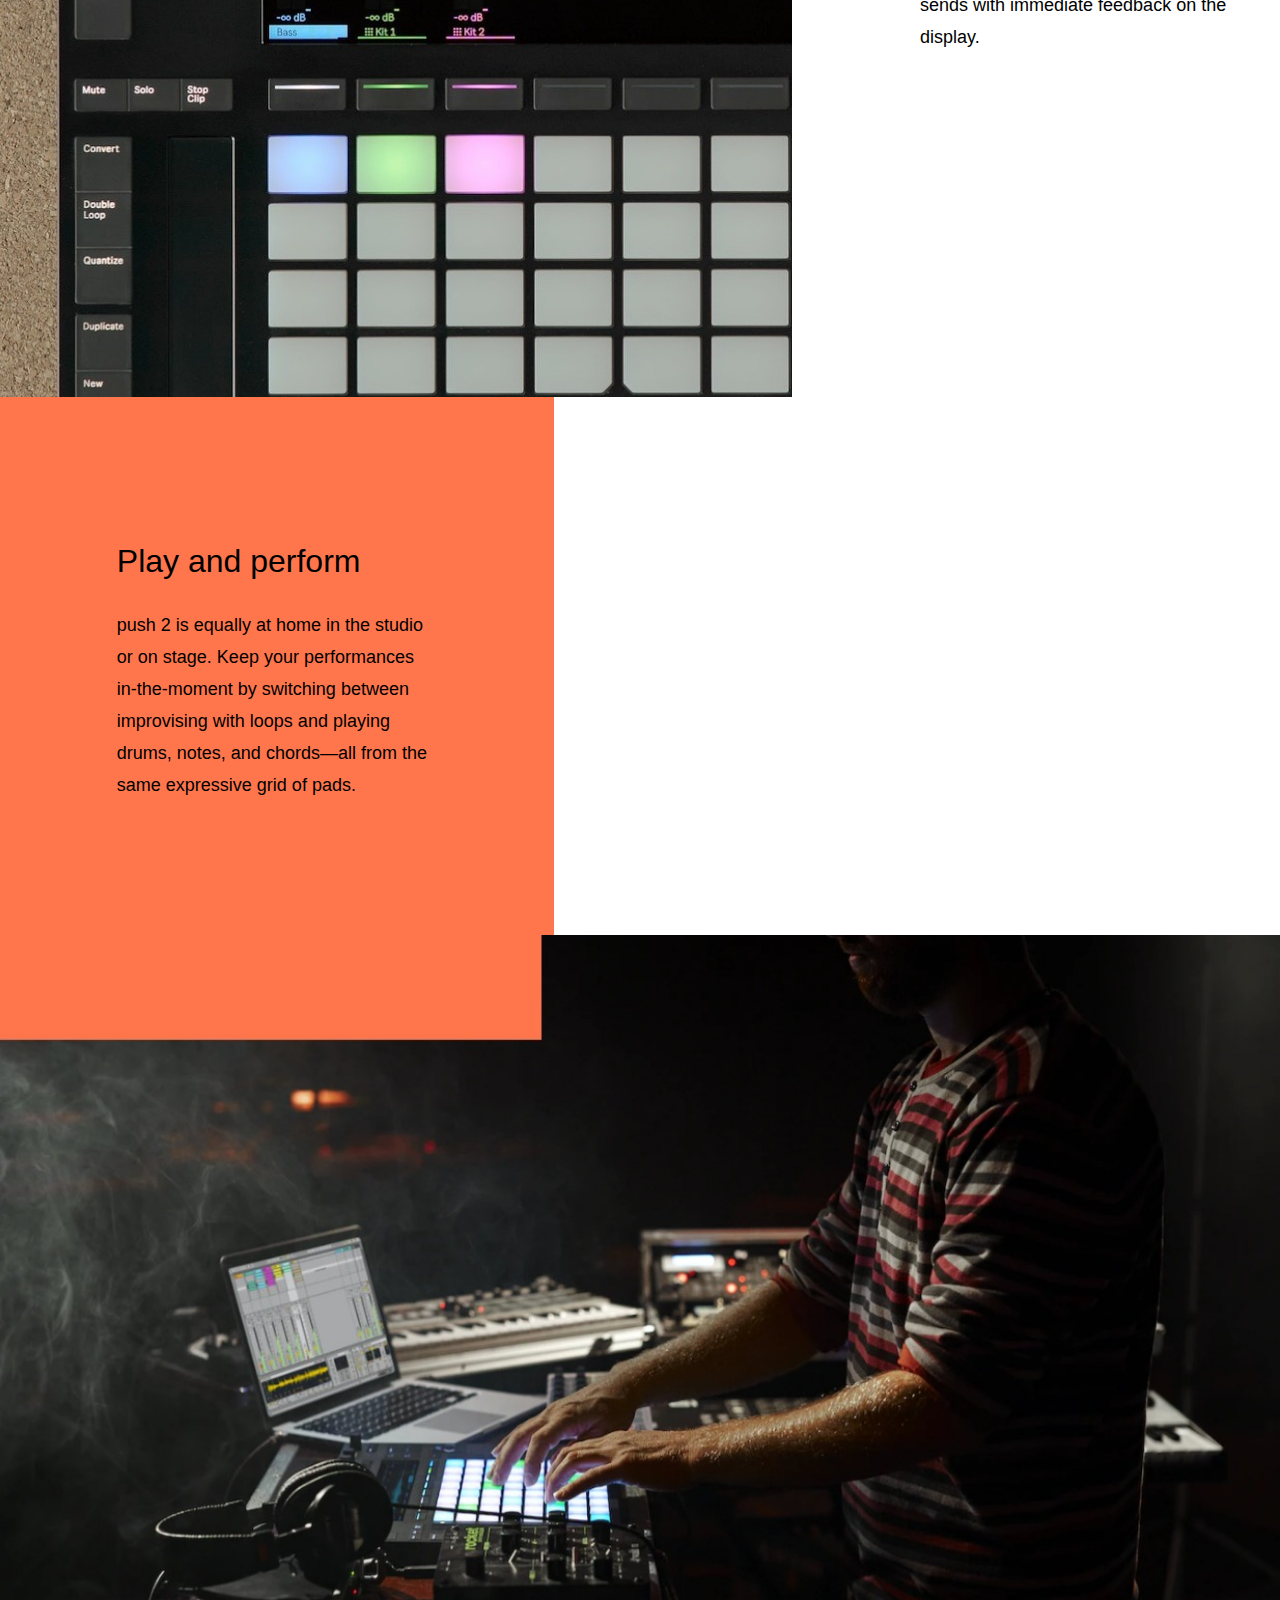
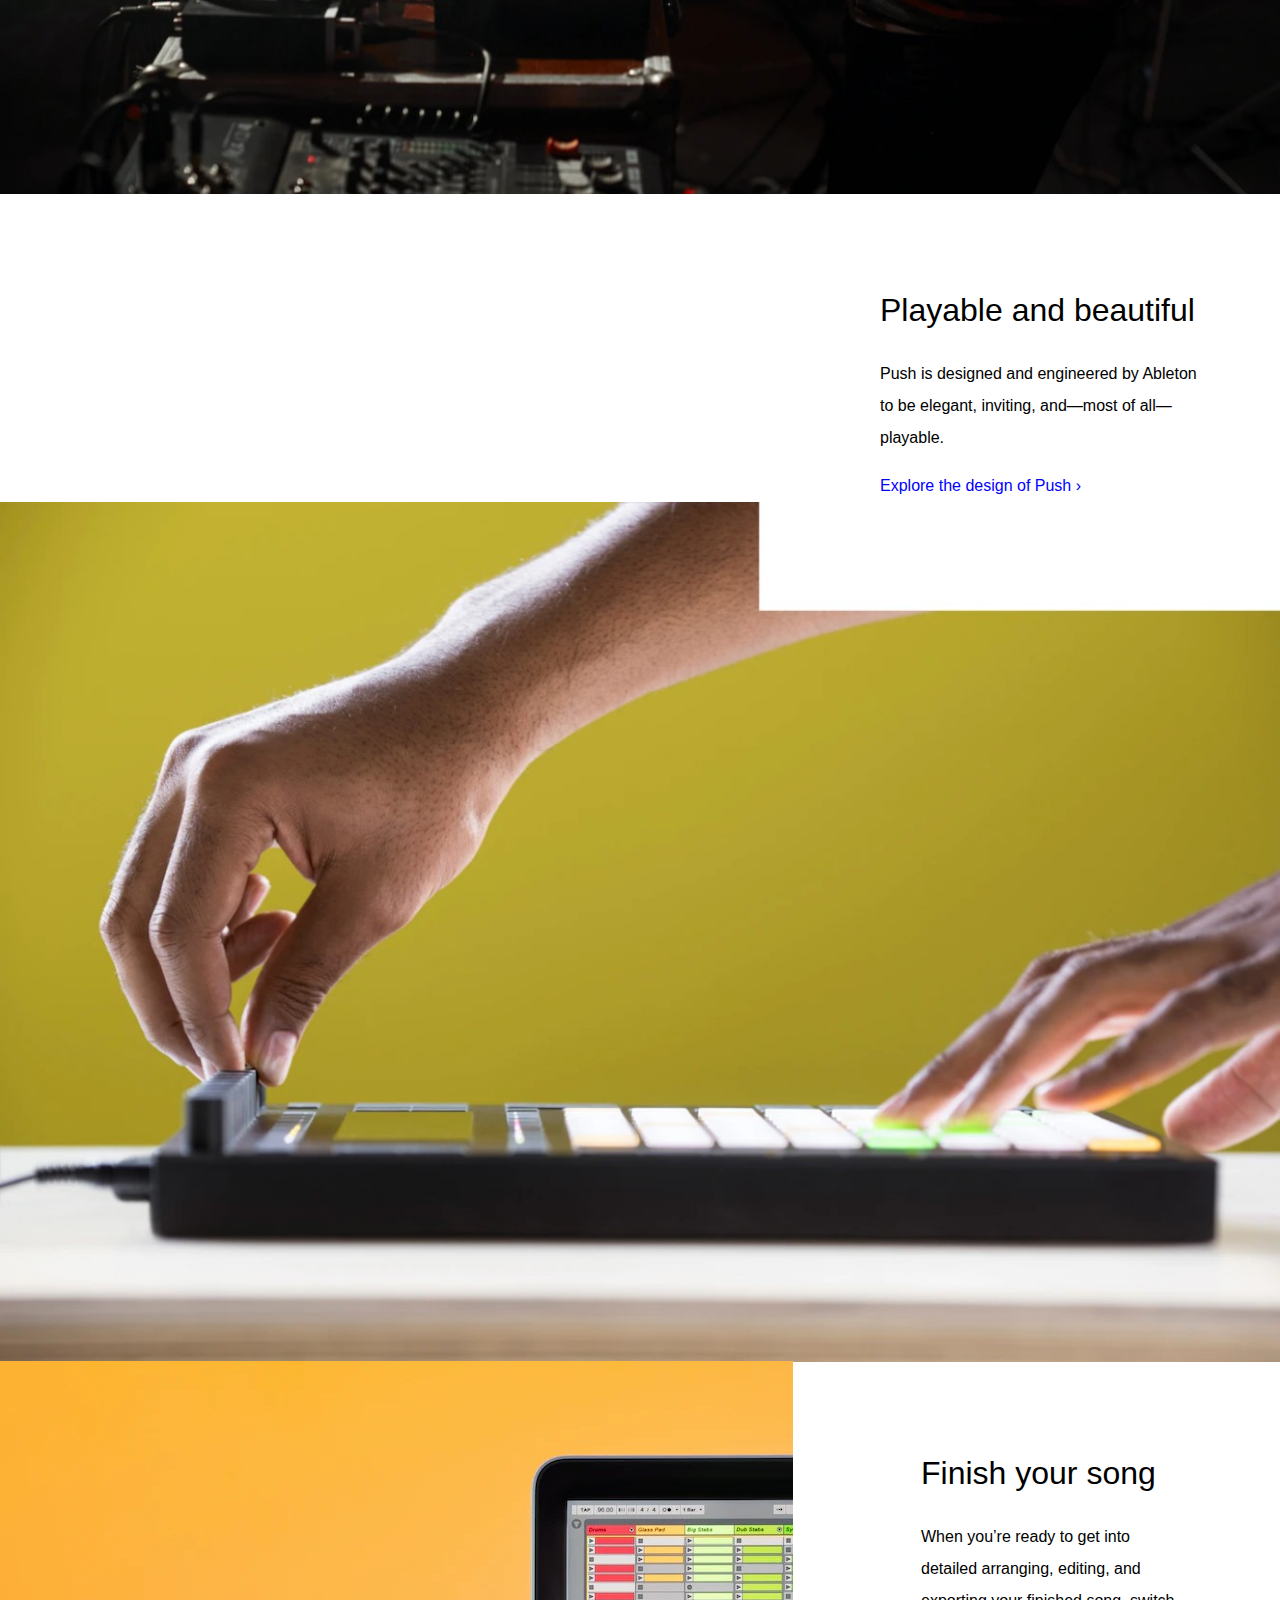
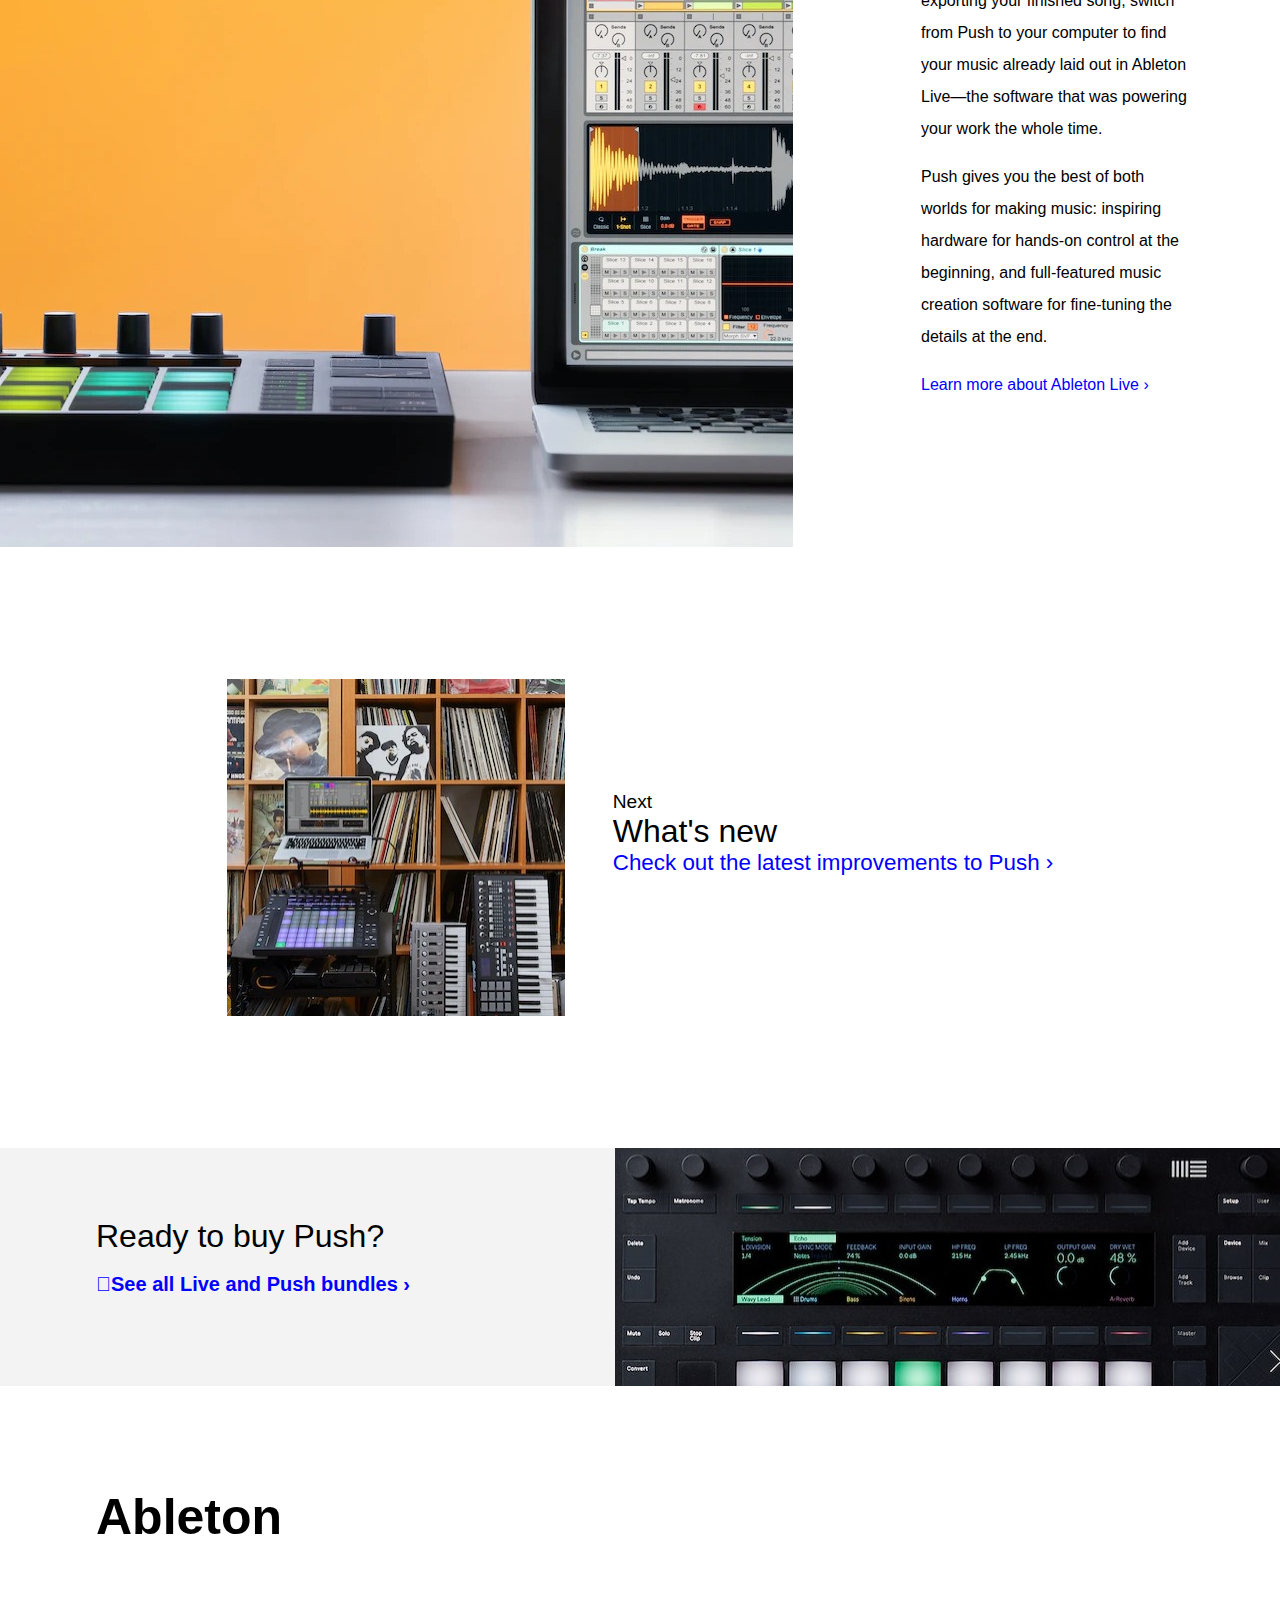
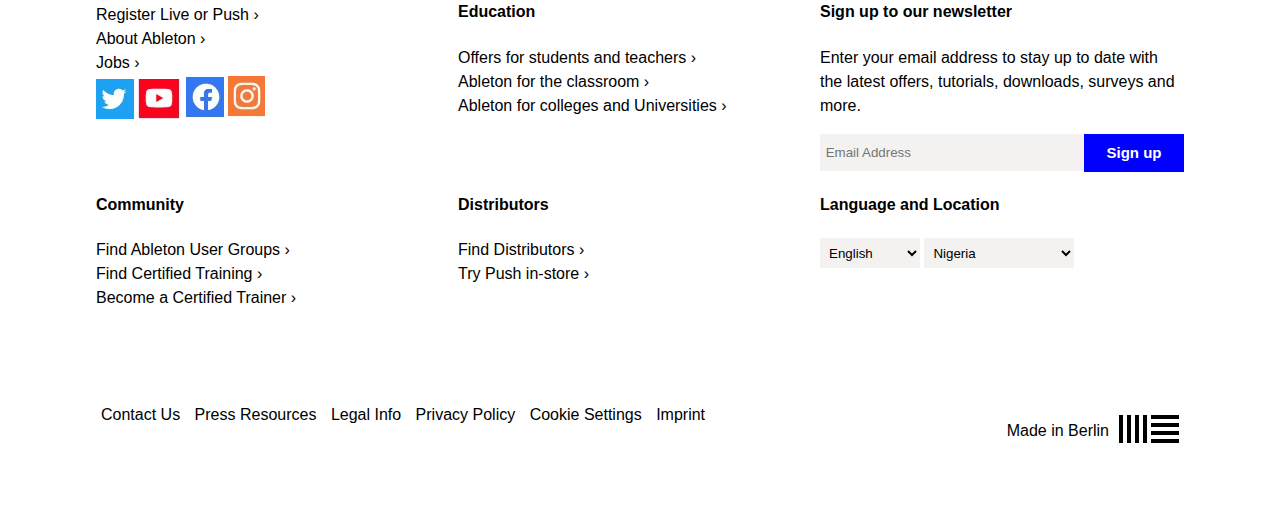
<file: push.html>
<!DOCTYPE html>
<html lang="en">

<head>
    <meta charset="UTF-8">
    <meta http-equiv="X-UA-Compatible" content="IE=edge">
    <meta name="viewport" content="width=device-width, initial-scale=1.0">
    <link rel="stylesheet" href="push.css">
    <link href='https://unpkg.com/boxicons@2.1.4/css/boxicons.min.css' rel='stylesheet'>
    <title>Learn more about Ableton Push</title>
</head>

<body>
    <nav>
        <div class="nav-container">
            <label class="toggle-menu" for="toggle">Menu<i class='bx bx-chevron-down'></i></label>
            <input type="checkbox" id="toggle" />
            <div id="nav-logo">
                <a href="index.html"><img class="logo" src="images/logo.jpg" alt="logo"></a>
            </div>
            <ul class="nav-items-1">
                <li id="nav-link-1"><a class="txt-links" class="nav-link-1" href="live.html">Live </a></li>
                <li id="nav-link-1"> <a class="txt-link" class="nav-links-1" href="push.html">Push</a> </li>
                <li id="nav-link-1"><a class="txt-links" class="nav-links-1" href="note.html">Note</a></li>
                <li id="nav-link-1"><a class="txt-links" class="nav-links-1" href="link.html">Link</a></li>
                <li id="nav-link-1"><a class="txt-links" class="nav-links-1" href="shop.html">Shop</a></li>
                <li id="nav-link-1"><a class="txt-links" class="nav-links-1" href="packs.html">Packs</a></li>
                <li id="nav-link-1"><a class="txt-links" class="nav-links-1" href="help.html">Help</a></li>
                <li id="nav-link-1"> <a class="txt-links" class="nav-links-1" href="">More <i class='bx bx-plus'></i></a> </li>

                <li id="Nav-link-1"><a href="trial.html" class="Nav-Links-1">Try Live for free</a></li>
                <li id="Nav-link-1"><a href="login.html" class="Nav-Link-1">Log in or register</a></li>
            </ul>
            <div class="nav-items-2">
                <a href="trial.html" id="nav-link-2" class="nav-links-2">Try Live for free</a>
                <a href="login.html" id="nav-link-2" class="nav-link-2">Log in or register</a>
            </div>
        </div>
    </nav>
    <div class="semi-nav-cont">
        <ul class="semi-nav">
            <li>
                <a href="" class="semi-nav-link">Overview</a>
            </li>
            <li>
                <a href="" class="semi-nav-links">What's new</a>
            </li>
            <li>
                <a href="" class="semi-nav-links">Making beats</a>
            </li>
            <li>
                <a href="" class="semi-nav-links">Playing notes and chords</a>
            </li>
            <li>
                <a href="" class="semi-nav-links">Sampling</a>
            </li>
            <li>
                <a href="" class="semi-nav-links">Design</a>
            </li>
            <li>
                <a href="" class="semi-nav-links">Learn Push</a>
            </li>
            <li>
                <a href="" class="semi-nav-Links">Buy now</a>
            </li>
        </ul>
    </div>
    <main>
        <section>
            <div class="box-1">
                <h1 class="hd">Push</h1>
                <h1 class="hd-1">Music at your fingertips</h1>
            </div>
            <div class="box-2">
                <div class="col-1">
                    <p>Push is an instrument that puts everything you need to make music in one place—at your fingertips.</p>
                    <p>Making music is hard. To stay in the flow, you need to be able to capture your ideas quickly, and you need technology to stay out of the way. Computers make it possible for one person to create whole worlds of sound. But instruments
                        are where inspiration comes from. Push gives you the best of everything. It’s a powerful, expressive instrument that gives you hands-on control of an unlimited palette of sounds, without needing to look at a computer.</p>
                    <a href="">Find out what's new with Push ›</a>
                </div>
                <div class="col-2">
                    <div class="img-cont">
                        <a href=""><img src="images/image-push.jpeg" class="image-1" alt="image"></a>
                    </div>
                    <div class="col-3">Watch Abayomi as he makes a piece of music entirely on Push. Learn about Push’s sample editing, drum workflows, and possibilities for melody and harmony.</div>
                </div>
            </div>
        </section>
        <section>
            <div class="box-3">
                <div class="img-cont"><img src="images/image-13.jpeg" class="img-3" alt="image"></div>
                <div class="bx3-col-1">
                    <h3>Capture your music</h3>
                    <p>Play or step sequence all of your musical ideas. Whether playing drums or pitched instruments, Push adapts to your musical needs, with great feeling pads and controls that keep you in the flow.</p>
                    <a href="" class="bx-link">Learn more about making beats ›</a> <br>
                    <a href="" class="bx-link">Learn more about playing notes and chords ›</a></div>
            </div>
            <div class="box-4">
                <div class="bx4-img-cont"><img class="bx4-img" src="images/image-14.jpeg" alt="image">
                </div>
                <div class="bx4-col-1">
                    <p class="bx-p1">Play and tweak samples. Slice beats, play one shots, or mangle samples with warping</p>
                    <p class="bx4-p2">Push gives you a range of ways to play and manipulate your samples. Slice samples across the pads, play single hits, or warp long samples so that they always stay in time with your song.</p>
                    <a href="" class="bx-link">Learn about more about sampling ›</a>
                </div>
            </div>
            <div class="box-5">
                <div class="bx5-col-1">
                    <p class="bx-p1">All of your sounds, at your fingertips</p>
                    <p class="bx5-p">Access all of Live’s devices, your third-party plug-ins, and samples. Use Push to browse, preview, and load your sounds. Get fast hands-on access to Live’s built-in devices, VST or Audio Units plug-ins, and your sample library.</p>
                </div>
                <div class="bx5-img-cont"><img src="images/image--.jpeg" class="img-5" alt="image"></div>
            </div>
            <div class="box-6">
                <div class="bx6-img-cont"><img src="images/image--1.jpeg" class="img-6" alt="image"></div>
                <div class="bx6-col-1">
                    <p class="bx-p1">Tweak instruments, samples, and effects</p>
                    <p class="bx6-p1">The color display shows your sample or device parameters, enabling intuitive but powerful sound design from the touch-sensitive encoders.</p>
                </div>
            </div>
            <div class="box-7">
                <div class="bx7-col-1">
                    <p class="bx-p1">Create your song</p>
                    <p>Record everything you play. Create variations and try out new combinations to play with song structure. Push captures every move you make into musical ideas that you can recombine to create your song.</p>
                </div>
                <div class="bx7-img-cont">
                    <a href=""><img class="bx7-img" src="images/image--3.jpeg" alt="imge"> </a>
                    <p class="bx7-p">Watch JNTHN STEIN create a song from scratch</p>
                </div>
            </div>
            <div class="box-8">
                <div><img src="images/image--4.jpeg" class="img-8" alt="image"></div>
                <div class="bx8-col-1">
                    <p class="bx-p1">Mix and refine</p>
                    <p>Get hands-on with your mix using the encoders and adjust levels, pans, and sends with immediate feedback on the display.</p>
                </div>
            </div>
            <div class="box-9">
                <div class="bx9-col-1">
                    <p class="bx-p1">Play and perform</p>
                    <p>push 2 is equally at home in the studio or on stage. Keep your performances in-the-moment by switching between improvising with loops and playing drums, notes, and chords—all from the same expressive grid of pads.</p>
                </div>
                <div class="bx9-img-cont"><img class="bx-9-img" src="images/img--5.jpeg" alt="image"></div>
                <div class="box9-col-2">
                    <p class="bx-p1">Playable and beautiful</p>
                    <p>Push is designed and engineered by Ableton to be elegant, inviting, and—most of all—playable.</p>
                    <a class="box9-link" href="">Explore the design of Push ›</a>
                </div>
                <div class="bx9-img-cont"><img class="bx9-img" src="images/img--6.jpeg" alt="image"></div>
            </div>
            <div class="box-10">
                <div class=""><img src="images/img--9.jpeg" class="img-10" alt="image"></div>
                <div class="box-10-col-1">
                    <p class="bx-p1">Finish your song</p>
                    <p>When you’re ready to get into detailed arranging, editing, and exporting your finished song, switch from Push to your computer to find your music already laid out in Ableton Live—the software that was powering your work the whole time.
                    </p>
                    <p>Push gives you the best of both worlds for making music: inspiring hardware for hands-on control at the beginning, and full-featured music creation software for fine-tuning the details at the end.</p>
                    <a class="bx10-link" href="">Learn more about Ableton Live ›</a>
                </div>
            </div>
            <div class="box-11">
                <div class="bx-11-img-cont"><img src="images/img--7.jpeg" alt="image"></div>
                <div class="box11-col-1">
                    <a class="box11-link-1" href="">Next</a> <br>
                    <a class="box11-link-2" href="">What's new</a><br>
                    <a class="box11-link-3" href="">Check out the latest improvements to Push ›</a><br>
                </div>
            </div>
            <div class="box-12">
                <div class="box12-col-1">
                    <p class="bx-p1">Ready to buy Push?</p>
                    <a href="" class="bx-link">See all Live and Push bundles ›</a></div>
                <div class="bx12-img-cont">
                    <img class="bx12-img" src="images/img-8.jpeg" alt="image">
                </div>
            </div>
        </section>
    </main>
    <footer>
        <h1 class="h1-text">Ableton</h1>
        <div class="footer-cont">
            <div class="f-box-1">
                <a href=" " class="f-link">Register Live or Push ›</a><br>
                <a href=" " class="f-link">About Ableton ›</a><br>
                <a href=" " class="f-link">Jobs ›</a><br>
                <img src="images/Web capture_1-5-2023_132721_www.ableton.com.jpeg " alt=" ">
                <img src="images/Web capture_1-5-2023_13285_www.ableton.com.jpeg " alt=" ">
                <img src="images/Web capture_1-5-2023_132621_www.ableton.com.jpeg " alt=" ">
                <a href=" ">
                    <img src="images/Web capture_1-5-2023_141528_www.ableton.com.jpeg " alt=" ">
                </a>
            </div>
            <div>
                <h4>Education</h4>
                <a href=" " class="f-link">Offers for students and teachers ›</a><br>
                <a href=" " class="f-link">Ableton for the classroom ›</a><br>
                <a href=" " class="f-link">Ableton for colleges and Universities ›</a><br>
            </div>
            <div>
                <h4>Sign up to our newsletter</h4>
                <p>Enter your email address to stay up to date with the latest offers, tutorials, downloads, surveys and more.</p>
                <div class="input-btn-cont">
                    <div>
                        <input type="text " placeholder=" Email Address" id="Text">
                    </div>
                    <div>
                        <button id="Sign">Sign up</button>
                    </div>
                </div>

            </div>
            <div>
                <h4>Community</h4>
                <a href=" " class="f-link ">Find Ableton User Groups › </a><br>
                <a href=" " class="f-link "> Find Certified Training ›</a><br>
                <a href=" " class="f-link ">Become a Certified Trainer ›</a><br>
            </div>
            <div>
                <h4>Distributors</h4>
                <a href=" " class="f-link ">Find Distributors ›</a><br>
                <a href=" " class="f-link ">Try Push in-store ›</a><br>
            </div>
            <div>
                <h4>Language and Location</h4>
                <select name=" " id="select">
                    <option value="English">English</option>
                    <option value="Deutsch">Deutsch</option>
                </select>
                <select name=" " id="select-1">
                    <option value="Nigeria ">Nigeria</option>
                </select>
            </div>
        </div>
        <div class="f-box-2">
            <div class="f-box-2-links">
                <a href=" " id="f-box-2-links">Contact Us</a>
                <a href=" " id="f-box-2-links">Press Resources</a>
                <a href=" " id="f-box-2-links">Legal Info</a>
                <a href=" " id="f-box-2-links">Privacy Policy</a>
                <a href=" " id="f-box-2-links">Cookie Settings</a>
                <a href=" " id="f-box-2-links">Imprint</a>
            </div>
            <div class="f-box-3">
                <div>
                    <p>Made in Berlin</p>
                </div>
                <div><img src=" images/Web capture_26-4-2023_125122_www.ableton.com.jpeg " alt="logo ">
                </div>
            </div>
        </div>
    </footer>
</body>

</html>
</file>
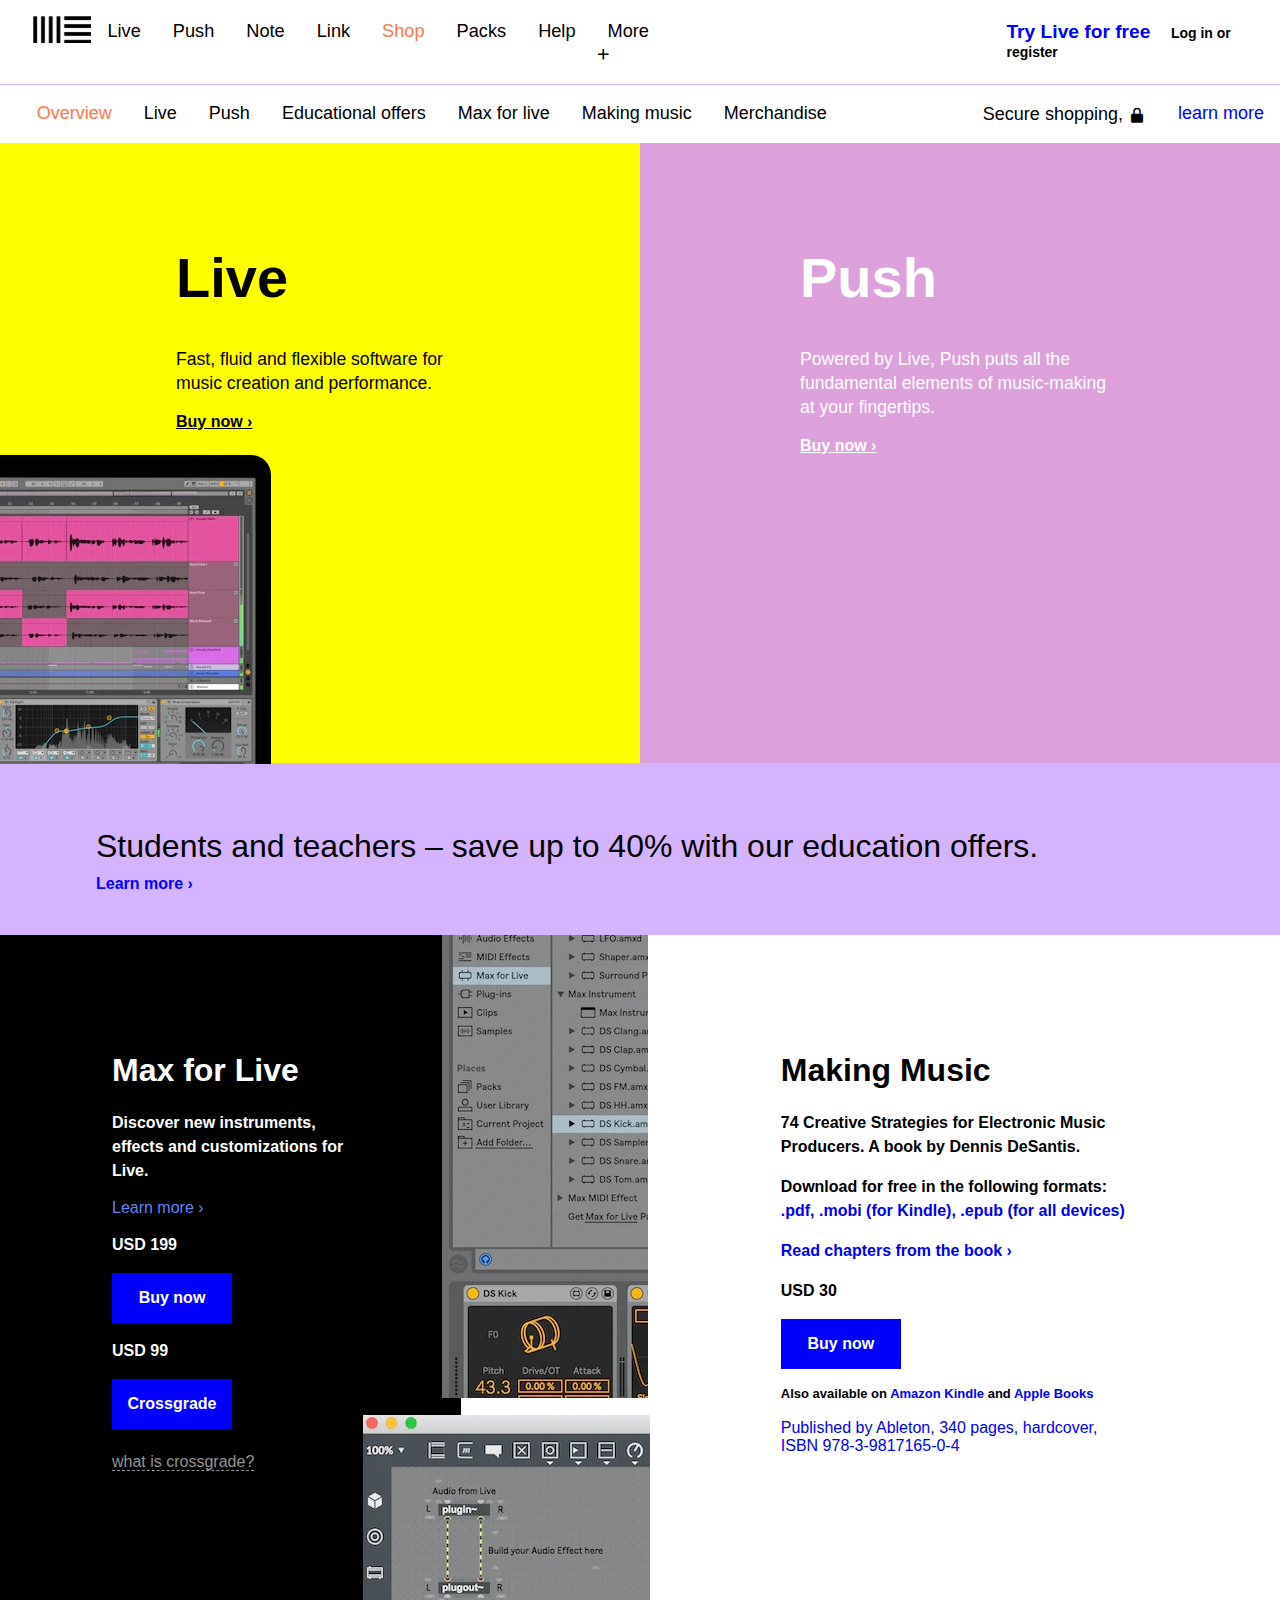
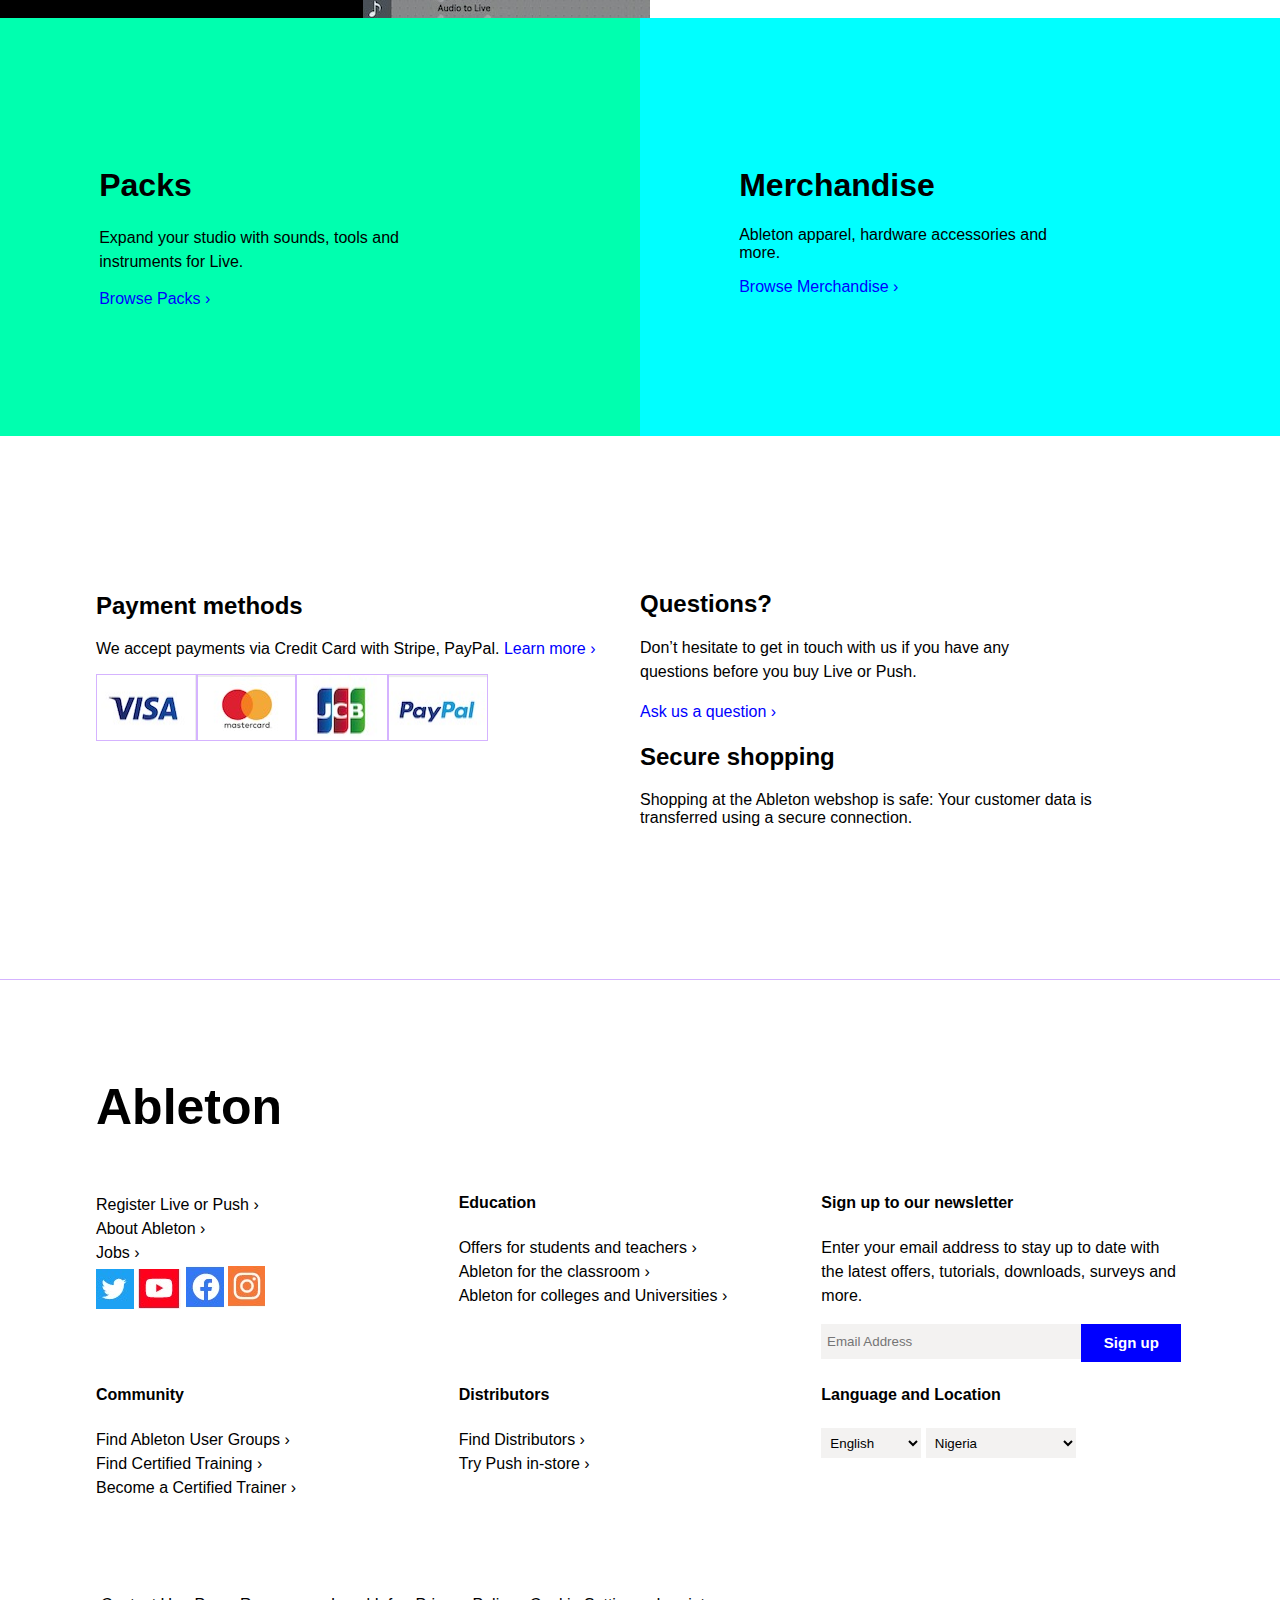
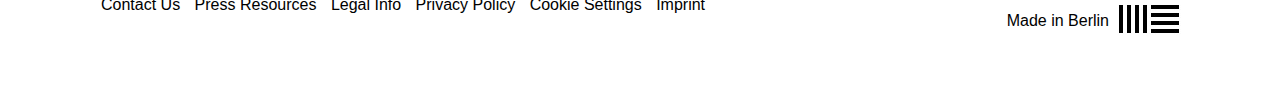
<file: shop.html>
<!DOCTYPE html>
<html lang="en">

<head>
    <meta charset="UTF-8">
    <meta http-equiv="X-UA-Compatible" content="IE=edge">
    <meta name="viewport" content="width=device-width, initial-scale=1.0">
    <link rel="stylesheet" href="shop.css">
    <title>Buy Live, Push, Max for live </title>
    <link href='https://unpkg.com/boxicons@2.1.4/css/boxicons.min.css' rel='stylesheet'>
</head>

<body>
    <nav>
        <div class="nav-container">
            <label class="toggle-menu" for="toggle">Menu<i class='bx bx-chevron-down'></i></label>
            <input type="checkbox" id="toggle" />
            <div id="nav-logo">
                <a href="index.html"><img class="logo" src="images/logo.jpg" alt="logo"></a>
            </div>
            <ul class="nav-items-1">
                <li id="nav-link-1"><a class="txt-links" class="nav-link-1" href="live.html">Live </a></li>
                <li id="nav-link-1"> <a class="txt-links" class="nav-links-1" href="push.html">Push</a> </li>
                <li id="nav-link-1"><a class="txt-links" class="nav-links-1" href="note.html">Note</a></li>
                <li id="nav-link-1"><a class="txt-links" class="nav-links-1" href="link.html">Link</a></li>
                <li id="nav-link-1"><a class="txt-link" class="nav-links-1" href="shop.html">Shop</a></li>
                <li id="nav-link-1"><a class="txt-links" class="nav-links-1" href="packs.html">Packs</a></li>
                <li id="nav-link-1"><a class="txt-links" class="nav-links-1" href="help.html">Help</a></li>
                <li id="nav-link-1"> <a class="txt-links" class="nav-links-1" href="">More <i class='bx bx-plus'></i></a> </li>

                <li id="Nav-link-1"><a href="trial.html" class="Nav-Links-1">Try Live for free</a></li>
                <li id="Nav-link-1"><a href="login.html" class="Nav-Link-1">Log in or register</a></li>
            </ul>
            <div class="nav-items-2">
                <a href="trial.html" id="nav-link-2" class="nav-links-2">Try Live for free</a>
                <a href="login.html" id="nav-link-2" class="nav-link-2">Log in or register</a>
            </div>
        </div>
    </nav>
    <div class="semi-nav-cont ">
        <div class="semi-nav-1 ">
            <ul class="semi-nav ">
                <li>
                    <a href=" " class="semi-nav-link ">Overview</a>
                </li>
                <li>
                    <a href=" " class="semi-nav-links ">Live</a>
                </li>
                <li>
                    <a href=" " class="semi-nav-links ">Push</a>
                </li>
                <li>
                    <a href=" " class="semi-nav-links ">Educational offers</a>
                </li>
                <li>
                    <a href=" " class="semi-nav-links ">Max for live</a>
                </li>
                <li>
                    <a href=" " class="semi-nav-links ">Making music</a>
                </li>
                <li>
                    <a href=" " class="semi-nav-links ">Merchandise</a>
                </li>
            </ul>
        </div>
        <div class="semi-nav-2 ">
            <ul class="semi-nav ">
                <li> <a href=" " class="semi-nav-Link">Secure shopping, <i class='bx bxs-lock-alt'></i>                    </a>
                </li>
                <li>
                    <a href=" " class="semi-nav-Links ">learn more</a>
                </li>
            </ul>
        </div>
    </div>
    <main>
        <section>
            <div class="box-1 ">
                <div class="box1-col-1 ">
                    <a href=" ">
                        <h1>Live</h1>
                        <p>Fast, fluid and flexible software for music creation and performance.</p>
                        <div class="bx1-link"><a href=" " id="bx1-link">Buy now ›</a><br></div>
                        <div class="bx1-img-cont"><img class="bx1-img" src="images/bx1-img.jpeg " alt="image "></div>
                    </a>
                </div>
                <div class="bx1-col-2">
                    <a href=" ">
                        <h1>Push</h1>
                        <p>Powered by Live, Push puts all the fundamental elements of music-making at your fingertips.</p>
                        <div class="bx1-link"><a href=" " id="bx1-Link">Buy now ›</a></div>
                    </a>
                </div>
            </div>
            <div class="item">
                <p>Students and teachers – save up to 40% with our education offers.</p>
                <a href=" ">Learn more ›</a>
            </div>
            <div class="box-2 ">
                <div class="bx2-col-1 ">
                    <h1>Max for Live</h1>
                    <p>Discover new instruments, effects and customizations for Live.</p>
                    <a href=" " id="link">Learn more ›</a>
                    <p>USD 199</p>
                    <button id="button">Buy now</button>
                    <p>USD 99</p>
                    <button id="button">Crossgrade</button> <br>
                    <div class="Link "> <a href=" " id="Link">what is crossgrade?</a></div>
                </div>
                <div class="bx2-col-2 ">
                    <div class="img-cont"><img src="images/imgg .jpeg " id="img-1" alt="image "> </div> <br>
                    <div class="img-cont"><img src="images/img.jpeg " id="img-2" alt="image "></div>
                </div>
                <div class="bx2-col-3 ">
                    <h1>Making Music</h1>
                    <p>
                        74 Creative Strategies for Electronic Music <br> Producers. A book by Dennis DeSantis.
                    </p>
                    <p> Download for free in the following formats:
                        <a href=" " id="link "> <br> .pdf, .mobi (for Kindle), .epub (for all devices)</a>
                    </p>
                    <p> <a href=" " id="link "> Read chapters from the book › </a></p>
                    <p>USD 30</p>
                    <button id="button">Buy now</button>
                    <p class="sm-p ">Also available on
                        <a href=" " id="link ">Amazon Kindle </a> and
                        <a href=" " id="link "> Apple Books</a>
                    </p>
                    <a href=" " id="Link-1 ">Published by Ableton, 340 pages, hardcover, <br> ISBN 978-3-9817165-0-4</a>
                </div>
            </div>
            <div class="box-3 ">
                <div class="bx3-col-1 ">
                    <h1>Packs</h1>
                    <p>Expand your studio with sounds, tools and <br> instruments for Live.</p>
                    <a href=" " class="bx3-link ">Browse Packs ›</a>
                </div>
                <div class="bx3-col-2 ">
                    <h1>Merchandise</h1>
                    <p>Ableton apparel, hardware accessories and <br> more.</p>
                    <a href=" " class="bx3-link ">Browse Merchandise ›</a>
                </div>
            </div>
            <div class="box-4 ">
                <div class="bx4-cont ">
                    <div id="bx4-col-1 ">
                        <h2>Payment methods</h2>
                        <p>We accept payments via Credit Card with Stripe, PayPal.
                            <a href=" " class="bx4-link ">Learn more ›</a>
                            <div class="bx4-col-1 ">
                                <img class="bx4-col-1-img " src="images/visa.jpeg " alt="image ">
                                <img class="bx4-col-1-img " src="images/masterCard.jpeg " alt="image ">
                                <img class="bx4-col-1-img " src="images/jcb.jpeg " alt="image ">
                                <img class="bx4-col-1-img " src="images/paypal.jpeg " alt="image ">
                            </div>
                        </p>
                    </div>
                    <div class="sm-bx4-cont">
                        <div id="bx4-col-2">
                            <h2>Questions?</h2>
                            <p>Don’t hesitate to get in touch with us if you have any questions before you buy Live or Push.</p>
                            <a href=" " class="bx4-link ">Ask us a question ›</a>
                        </div>
                        <div id="bx4-col-3">
                            <h2>Secure shopping</h2>
                            <p>Shopping at the Ableton webshop is safe: Your customer data is transferred using a secure connection.</p>
                        </div>
                    </div>
                </div>
            </div>
        </section>
    </main>
    <footer>
        <h1 class="h1-text ">Ableton</h1>
        <div class="footer-cont ">
            <div class="f-box-1 ">
                <a href=" " class="f-link ">Register Live or Push ›</a><br>
                <a href=" " class="f-link ">About Ableton ›</a><br>
                <a href=" " class="f-link ">Jobs ›</a><br>
                <img src="images/Web capture_1-5-2023_132721_www.ableton.com.jpeg " alt=" ">
                <img src="images/Web capture_1-5-2023_13285_www.ableton.com.jpeg " alt=" ">
                <img src="images/Web capture_1-5-2023_132621_www.ableton.com.jpeg " alt=" ">
                <a href=" ">
                    <img src="images/Web capture_1-5-2023_141528_www.ableton.com.jpeg " alt=" ">
                </a>
            </div>
            <div>
                <h4>Education</h4>
                <a href=" " class="f-link ">Offers for students and teachers ›</a><br>
                <a href=" " class="f-link ">Ableton for the classroom ›</a><br>
                <a href=" " class="f-link ">Ableton for colleges and Universities ›</a><br>
            </div>
            <div>
                <h4>Sign up to our newsletter</h4>
                <p>Enter your email address to stay up to date with the latest offers, tutorials, downloads, surveys and more.</p>
                <div class="input-btn-cont ">
                    <div>
                        <input type="text " placeholder=" Email Address " id="Text">
                    </div>
                    <div>
                        <button id="Sign">Sign up</button>
                    </div>
                </div>

            </div>
            <div>
                <h4>Community</h4>
                <a href=" " class="f-link ">Find Ableton User Groups › </a><br>
                <a href=" " class="f-link "> Find Certified Training ›</a><br>
                <a href=" " class="f-link ">Become a Certified Trainer ›</a><br>
            </div>
            <div>
                <h4>Distributors</h4>
                <a href=" " class="f-link ">Find Distributors ›</a><br>
                <a href=" " class="f-link ">Try Push in-store ›</a><br>
            </div>
            <div>
                <h4>Language and Location</h4>
                <select name=" " id="select">
                    <option value="English ">English</option>
                    <option value="Deutsch ">Deutsch</option>
                </select>
                <select name=" " id="select-1">
                    <option value="Nigeria ">Nigeria</option>
                </select>
            </div>
        </div>
        <div class="f-box-2 ">
            <div class="f-box-2-links ">
                <a href=" " id="f-box-2-links">Contact Us</a>
                <a href=" " id="f-box-2-links">Press Resources</a>
                <a href=" " id="f-box-2-links">Legal Info</a>
                <a href=" " id="f-box-2-links">Privacy Policy</a>
                <a href=" " id="f-box-2-links">Cookie Settings</a>
                <a href=" " id="f-box-2-links">Imprint</a>
            </div>
            <div class="f-box-3 ">
                <div>
                    <p>Made in Berlin</p>
                </div>
                <div><img src=" images/Web capture_26-4-2023_125122_www.ableton.com.jpeg " alt="logo ">
                </div>
            </div>
        </div>
    </footer>
</body>

</html>
</file>
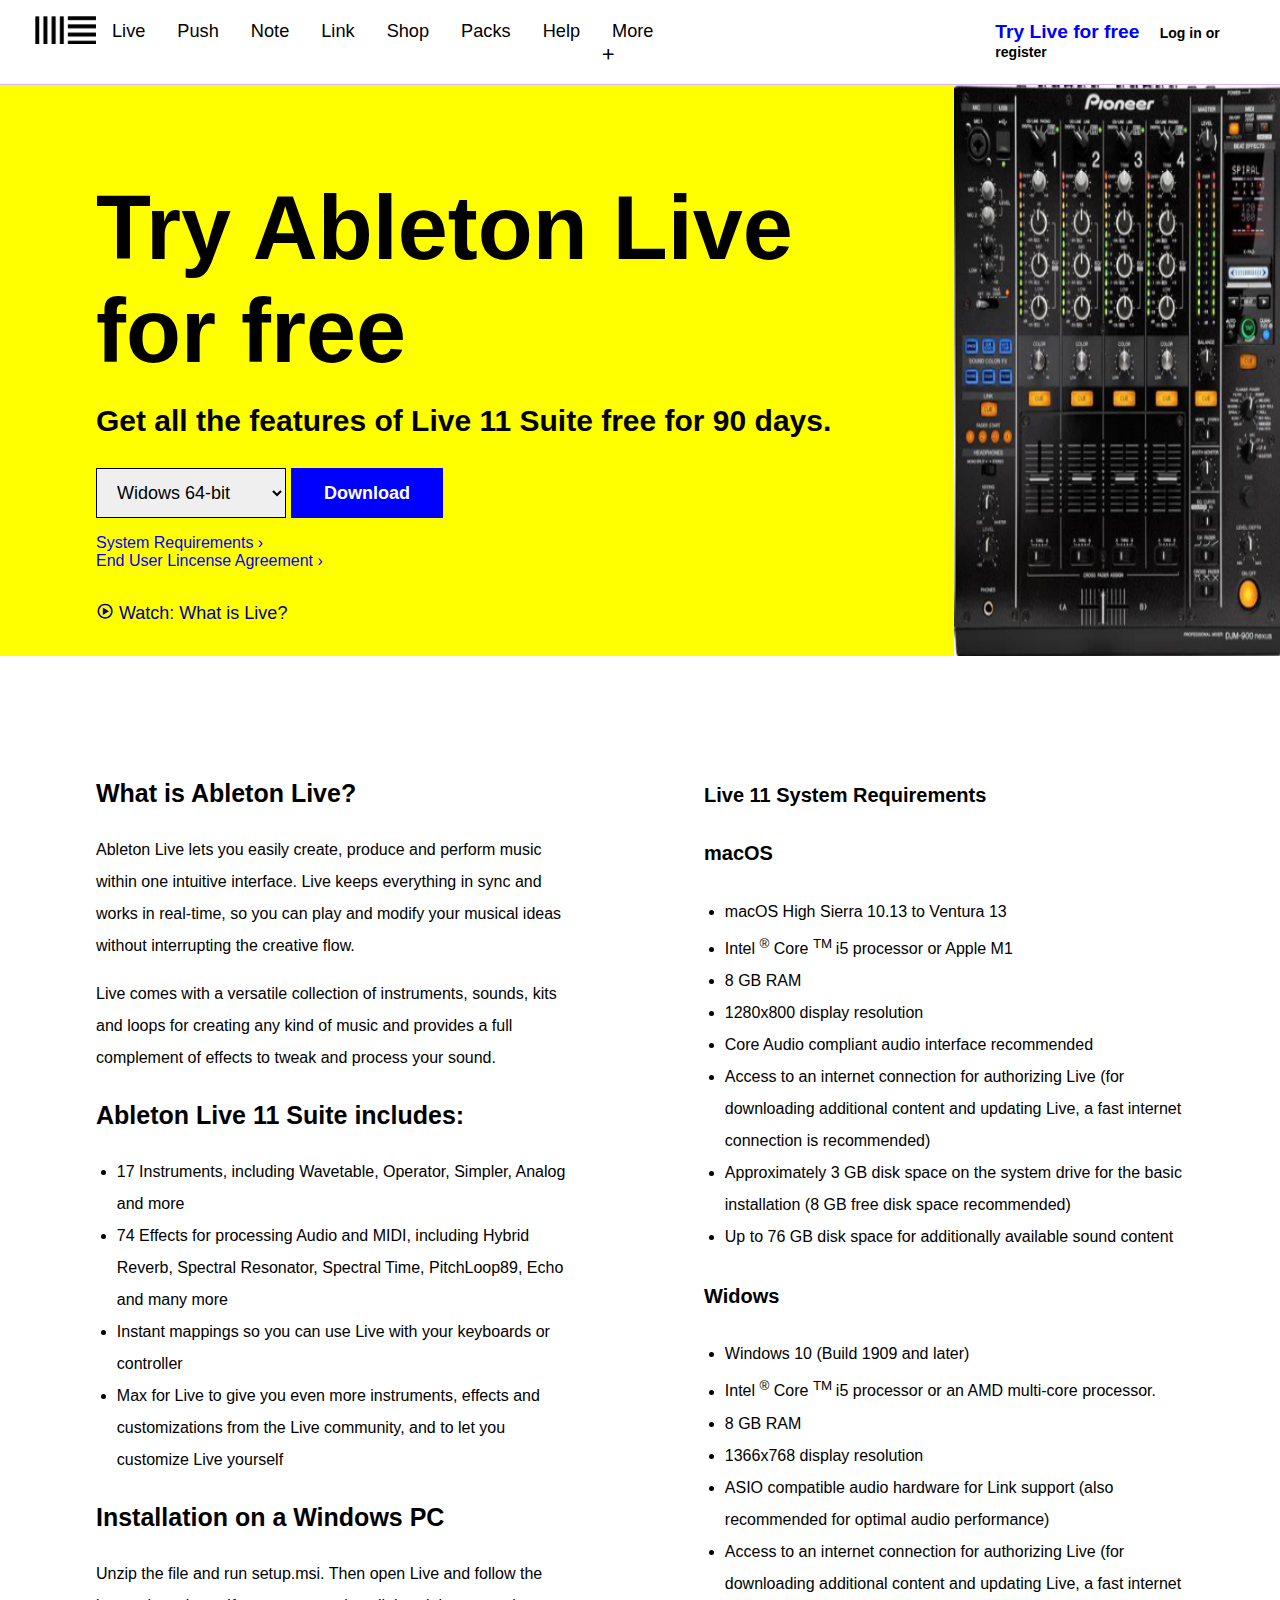
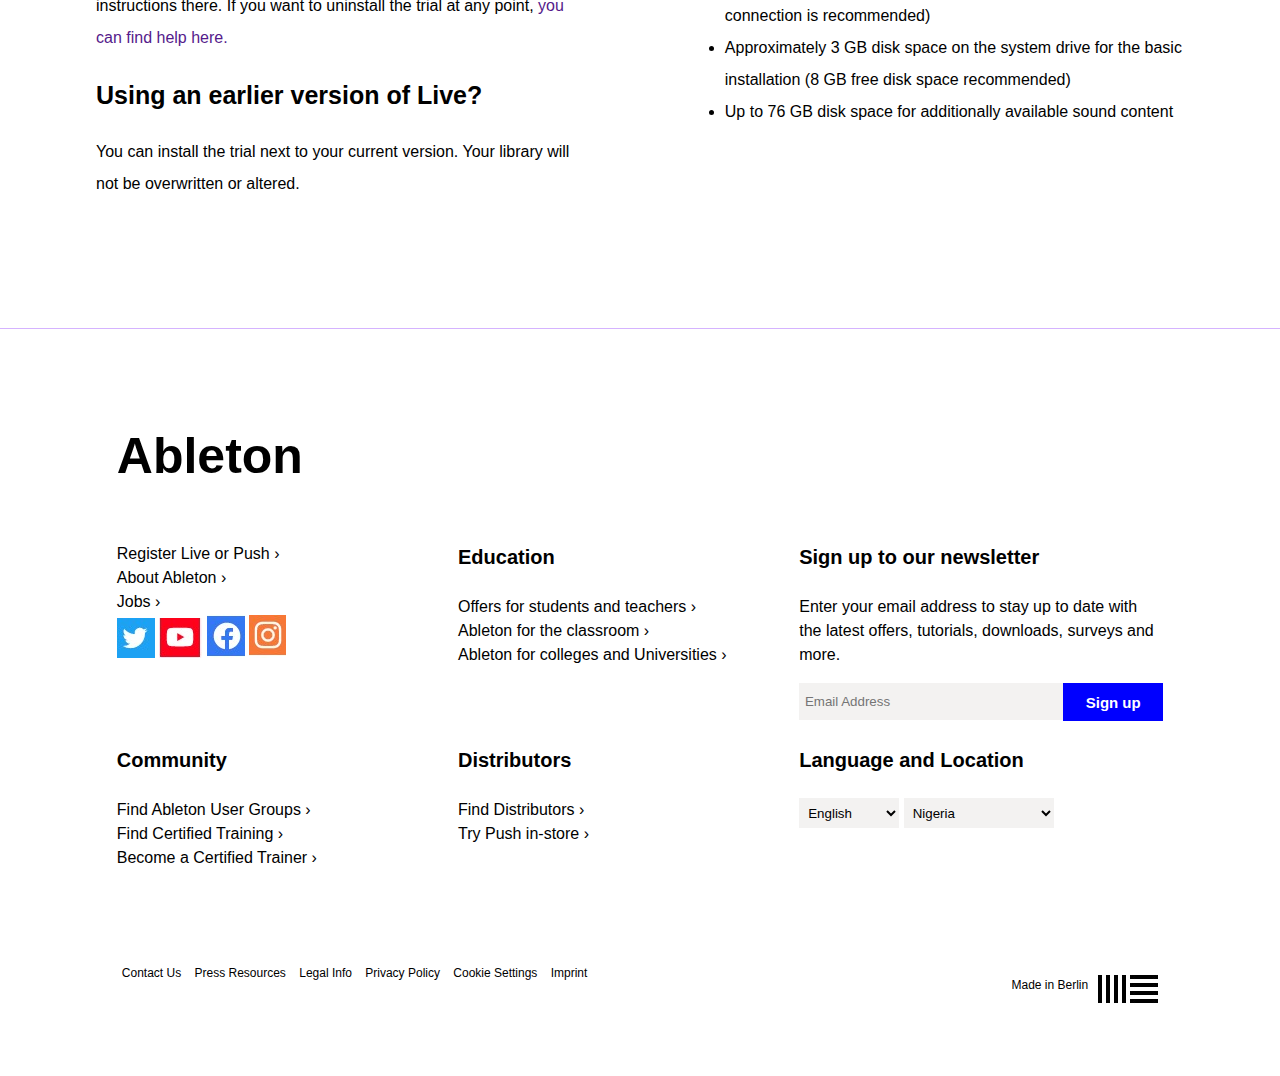
<file: trial.html>
<!DOCTYPE html>
<html lang="en">

<head>
    <meta charset="UTF-8">
    <meta http-equiv="X-UA-Compatible" content="IE=edge">
    <meta name="viewport" content="width=device-width, initial-scale=1.0">
    <link href='https://unpkg.com/boxicons@2.1.4/css/boxicons.min.css' rel='stylesheet'>
    <link rel="stylesheet" href="trial.css">
    <title>Trial</title>
    <link href='https://unpkg.com/boxicons@2.1.4/css/boxicons.min.css' rel='stylesheet'>
</head>

<body>
    <!-- nav starts here -->
    <nav>
        <div class="nav-container">
            <label class="toggle-menu" for="toggle">Menu<i class='bx bx-chevron-down'></i></label>
            <input type="checkbox" id="toggle" />
            <div id="nav-logo">
                <a href="index.html"><img class="logo" src="images/logo.jpg" alt="logo"></a>
            </div>
            <ul class="nav-items-1">
                <li id="nav-link-1"><a class="txt-links" class="nav-link-1" href="live.html">Live </a></li>
                <li id="nav-link-1"> <a class="txt-links" class="nav-links-1" href="push.html">Push</a> </li>
                <li id="nav-link-1"><a class="txt-links" class="nav-links-1" href="note.html">Note</a></li>
                <li id="nav-link-1"><a class="txt-links" class="nav-links-1" href="link.html">Link</a></li>
                <li id="nav-link-1"><a class="txt-links" class="nav-links-1" href="shop.html">Shop</a></li>
                <li id="nav-link-1"><a class="txt-links" class="nav-links-1" href="packs.html">Packs</a></li>
                <li id="nav-link-1"><a class="txt-links" class="nav-links-1" href="help.html">Help</a></li>
                <li id="nav-link-1"> <a class="txt-links" class="nav-links-1" href="">More <i class='bx bx-plus'></i></a> </li>

                <li id="Nav-link-1"><a href="trial.html" class="Nav-Links-1">Try Live for free</a></li>
                <li id="Nav-link-1"><a href="login.html" class="Nav-Link-1">Log in or register</a></li>
            </ul>
            <div class="nav-items-2">
                <a href="trial.html" id="nav-link-2" class="nav-links-2">Try Live for free</a>
                <a href="login.html" id="nav-link-2" class="nav-link-2">Log in or register</a>
            </div>
        </div>
    </nav>
    <!-- nav ends here -->
    <main>
        <section>
            <div class="main-cont">
                <div id="box-1">
                    <h1>Try Ableton Live for free</h1>
                    <p class="p">Get all the features of Live 11 Suite free for 90 days.</p>
                    <select name="" id="m-select">
                        <option value="Widows 64-bit" selected>Widows 64-bit</option>
                        <option value="macOS Universal">macOS Universal</option>
                        <option value="macOS Intel-only">macOS Intel-only</option>
                       </select>
                    <button id="download">Download</button>
                    <div id="m-link-cont">
                        <a id="m-link" href="">System Requirements ›</a> <br>
                        <a id="m-link" href="">End User Lincense Agreement ›</a>
                    </div>
                    <div class="m-link">
                        <a href="" class="m-link"><i class='bx bx-play-circle'></i> Watch: What is Live?</a>
                    </div>
                </div>
                <div id="box-2">
                    <div class="img-cont"><img src="images/zs21ysdf.png" class="img" alt="image"></div>
                </div>
            </div>
        </section>
        <section>
            <div class="container">
                <div class="box-1">
                    <div class="col-1">
                        <h3>What is Ableton Live?</h3>
                        <p>Ableton Live lets you easily create, produce and perform music within one intuitive interface. Live keeps everything in sync and works in real-time, so you can play and modify your musical ideas without interrupting the creative
                            flow.
                        </p>
                        <p>Live comes with a versatile collection of instruments, sounds, kits and loops for creating any kind of music and provides a full complement of effects to tweak and process your sound.</p>
                    </div>
                    <div class="col-2">
                        <h3>Ableton Live 11 Suite includes:</h3>
                        <ul id="ul">
                            <li>17 Instruments, including Wavetable, Operator, Simpler, Analog and more</li>
                            <li>74 Effects for processing Audio and MIDI, including Hybrid Reverb, Spectral Resonator, Spectral Time, PitchLoop89, Echo and many more</li>
                            <li>Instant mappings so you can use Live with your keyboards or controller</li>
                            <li>Max for Live to give you even more instruments, effects and customizations from the Live community, and to let you customize Live yourself</li>
                        </ul>
                    </div>
                    <div class="col-3">
                        <h3>Installation on a Windows PC</h3>
                        <p>Unzip the file and run setup.msi. Then open Live and follow the instructions there. If you want to uninstall the trial at any point,
                            <a href="">you can find help here.</a>
                        </p>
                    </div>
                    <div class="col-4">
                        <h3>Using an earlier version of Live?</h3>
                        <p>You can install the trial next to your current version. Your library will not be overwritten or altered.</p>
                    </div>
                </div>
                <div class="box-2">
                    <h4>Live 11 System Requirements</h4>

                    <div class="box-2-col-1">
                        <h4>macOS</h4>
                        <ul id="ul" class="ul-1">
                            <li>macOS High Sierra 10.13 to Ventura 13</li>
                            <li>Intel <sup>&#174;</sup> Core <sup id="sup">TM </sup> i5 processor or Apple M1</li>
                            <li>8 GB RAM</li>
                            <li>1280x800 display resolution</li>
                            <li>Core Audio compliant audio interface recommended</li>
                            <li>Access to an internet connection for authorizing Live (for downloading additional content and updating Live, a fast internet connection is recommended)</li>
                            <li>Approximately 3 GB disk space on the system drive for the basic installation (8 GB free disk space recommended)</li>
                            <li>Up to 76 GB disk space for additionally available sound content</li>
                        </ul>
                    </div>
                    <div class="box-2-col-2">
                        <h4>Widows</h4>
                        <ul id="ul" class="ul-2">
                            <li>Windows 10 (Build 1909 and later)</li>
                            <li>Intel <sup>&#174;</sup> Core <sup id="sup">TM </sup> i5 processor or an AMD multi-core processor.</li>
                            <li>8 GB RAM</li>
                            <li>1366x768 display resolution</li>
                            <li>ASIO compatible audio hardware for Link support (also recommended for optimal audio performance)</li>
                            <li>Access to an internet connection for authorizing Live (for downloading additional content and updating Live, a fast internet connection is recommended)</li>
                            <li>Approximately 3 GB disk space on the system drive for the basic installation (8 GB free disk space recommended)</li>
                            <li>Up to 76 GB disk space for additionally available sound content</li>
                        </ul>
                    </div>

                </div>
            </div>
        </section>
    </main>
    <footer>
        <h1 class="h1-text">Ableton</h1>
        <div class="footer-cont ">
            <div class="f-box-1">
                <a href=" " class="f-link">Register Live or Push ›</a><br>
                <a href=" " class="f-link">About Ableton ›</a><br>
                <a href=" " class="f-link">Jobs ›</a><br>
                <img src="images/Web capture_1-5-2023_132721_www.ableton.com.jpeg" alt="">
                <img src="images/Web capture_1-5-2023_13285_www.ableton.com.jpeg" alt="">
                <img src="images/Web capture_1-5-2023_132621_www.ableton.com.jpeg" alt=" ">
                <a href=" ">
                    <img src="images/Web capture_1-5-2023_141528_www.ableton.com.jpeg" alt=" ">
                </a>
            </div>
            <div>
                <h4>Education</h4>
                <a href=" " class="f-link">Offers for students and teachers ›</a><br>
                <a href=" " class="f-link">Ableton for the classroom ›</a><br>
                <a href=" " class="f-link">Ableton for colleges and Universities ›</a><br>
            </div>
            <div>
                <h4>Sign up to our newsletter</h4>
                <p>Enter your email address to stay up to date with the latest offers, tutorials, downloads, surveys and more.</p>
                <div class="input-btn-cont">
                    <div>
                        <input type="text " placeholder=" Email Address " id="Text">
                    </div>
                    <div>
                        <button id="Sign">Sign up</button>
                    </div>
                </div>

            </div>
            <div>
                <h4>Community</h4>
                <a href=" " class="f-link">Find Ableton User Groups › </a><br>
                <a href=" " class="f-link"> Find Certified Training ›</a><br>
                <a href=" " class="f-link">Become a Certified Trainer ›</a><br>
            </div>
            <div>
                <h4>Distributors</h4>
                <a href=" " class="f-link">Find Distributors ›</a><br>
                <a href=" " class="f-link">Try Push in-store ›</a><br>
            </div>
            <div>
                <h4>Language and Location</h4>
                <select name=" " id="select">
                    <option value="English ">English</option>
                    <option value="Deutsch ">Deutsch</option>
                </select>
                <select name=" " id="select-1">
                    <option value="Nigeria ">Nigeria</option>
                </select>
            </div>
        </div>
        <div class="f-box-2">
            <div class="f-box-2-links">
                <a href=" " id="f-box-2-links">Contact Us</a>
                <a href=" " id="f-box-2-links">Press Resources</a>
                <a href=" " id="f-box-2-links">Legal Info</a>
                <a href=" " id="f-box-2-links">Privacy Policy</a>
                <a href=" " id="f-box-2-links">Cookie Settings</a>
                <a href=" " id="f-box-2-links">Imprint</a>
            </div>
            <div class="f-box-3">
                <div>
                    <p>Made in Berlin</p>
                </div>
                <div><img src=" images/Web capture_26-4-2023_125122_www.ableton.com.jpeg " alt="logo ">
                </div>
            </div>
        </div>
    </footer>
    <script src="trial.js"></script>
</body>

</html>
</file>
<file: styles.css>
body {
    margin: 0;
    font-family: 'Gill Sans', 'Gill Sans MT', Calibri, 'Trebuchet MS', sans-serif;
    box-sizing: border-box;
    scroll-behavior: smooth;
}


/* nav-starts-here */

.nav-container {
    border-bottom: 1px solid #d5b3ff;
    padding: 1rem 0;
    display: flex;
}

.nav-items-1 {
    display: flex;
    font-size: 14px;
    margin: 0;
    padding: 5px 0;
}

#nav-logo {
    margin-left: -1.1rem;
    padding: 0;
    width: 5%;
}

.logo {
    width: 100%;
}

.txt-links {
    padding: 0 1rem;
    font-size: 1.3em;
    color: #000;
}

.txt-link {
    padding: 0 1rem;
    font-size: 1.3em;
    color: #ff764d;
}

#Nav-link-1 {
    opacity: 0;
}

.bx-plus {
    position: absolute;
    padding: 2.5px;
}

.toggle-menu {
    opacity: 0;
}

input[type="checkbox"] {
    display: none;
}

ul {
    list-style-type: none;
}

a {
    text-decoration: none;
}

.nav-links-1 {
    border: 1px solid purple;
    padding: 1rem;
    color: #000;
}

.nav-items-2 {
    margin-left: 12.8rem;
    font-weight: bold;
    padding: 5px;
}

.nav-links-2 {
    color: #0000ff;
    font-size: 1.2em;
}

.nav-link-2 {
    padding: 0 1rem;
    color: #000;
    font-size: 14px;
}


/* nav-ends here */

.container {
    display: flex;
    justify-content: space-between;
}

.box-1 {
    background: url(images/image-10.jpeg) no-repeat;
    width: 60%;
    height: 500px;
    color: yellow;
    background-size: cover;
    padding-left: 2.8rem;
}

.box-1 a {
    color: yellow;
    font-size: 25px;
    text-decoration: underline;
}

.a-cont {
    margin-top: -2rem;
}

.bx-1-hd {
    font-size: 50px;
}

.box-2 {
    margin-top: 15.6rem;
    padding-left: 2rem;
    width: 30%;
    height: 250px;
    background: url(images/image-10.jpeg) no-repeat;
    background-size: cover;
    color: violet;
}

.bx-1-hd-1 {
    color: violet;
    font-size: 26px;
}

.a-cont-1 {
    margin-top: -1.5rem;
}

.box-2 a {
    color: violet;
    font-size: 22px;
    text-decoration: underline;
}

.box-3 {
    position: relative;
    left: 38rem;
    top: -3rem;
    width: 33%;
    height: 250px;
    background: url(images/img-2.jpeg) no-repeat;
    background-size: cover;
    color: blue;
    padding: 1rem 0 0 1.5rem;
}

.bx-1-hd-2 {
    font-size: 26px;
}

.a-cont-2 {
    margin-top: -1rem;
    color: blue;
}

.a-cont-2 a {
    color: blue;
    text-decoration: underline;
    font-size: 20px;
}


/* section starts  here */

h2 {
    font-size: 2rem;
}

#sm-link-1 {
    color: lightskyblue;
}

.sm-link-1 {
    color: #000000;
    font-size: 1.3rem;
}

#sm-link-2 {
    color: orange;
}

#sm-Link-2 {
    color: rgb(255, 0, 217);
}

#sm-link-3 {
    color: lightskyblue;
}

.container-2 {
    margin: 6rem;
}

.sec-2-box-2 {
    display: flex;
    justify-content: space-between;
    width: 95%;
    margin-bottom: 1.5rem;
    margin-top: -1rem;
}

.sec-2-box-2-links {
    margin-top: 2.5rem;
}

#sec-2-box-2-links {
    color: #0000ff;
    font-size: 1.3rem;
    padding-left: 14px;
    margin-top: 1rem;
}

.sec-2-box-3 {
    display: grid;
    grid-template-columns: repeat(3, 1fr);
}


/* section ends  here */

.sec-box-links {
    margin-top: 2.8rem;
    padding-top: 4rem;
    text-align: center;
    border: none;
    height: 100px;
    background-color: #dbdada;
}

#sec-box-link {
    color: #000000;
    font-size: 1.3rem;
    padding-left: 14px;
    margin-top: 1rem;
}

#sec-box-links {
    color: #0000ff;
    font-size: 1.3rem;
    padding-left: 14px;
    margin-top: 1rem;
}


/* footer-starts here  */

footer {
    border-top: 1px solid #d5b3ff;
    padding: 4rem 7.3rem;
}

.footer-cont {
    display: grid;
    grid-template-columns: repeat(3, 1fr);
    line-height: 1.5rem;
}

.f-box-1 {
    line-height: 1.5rem;
    margin-top: 1.5rem;
}

.h1-text {
    font-size: 50px;
}

.input-btn-cont {
    display: flex;
}

#Text {
    height: 35px;
    width: 260px;
    border: none;
    background-color: #e8e5e480;
}

#Sign {
    background-color: #0000ff;
    color: #fff;
    font-weight: bold;
    font-size: 15px;
    height: 38px;
    width: 100px;
    border: none;
}

.f-link {
    color: #000;
    font-size: 1rem;
}

.f-box-2 {
    display: flex;
    justify-content: space-between;
    padding-top: 6rem;
    font-size: 1rem;
}

#select {
    padding: 5px;
    width: 100px;
    height: 30px;
    border: none;
    background-color: #e8e5e480;
}

#select-1 {
    padding: 5px;
    width: 150px;
    height: 30px;
    border: none;
    background-color: #e8e5e480;
}

#f-box-2-links {
    color: #000;
    margin: auto 5px;
}

.f-box-3 {
    display: flex;
}


/* footer-ends here  */

@media screen and (max-width: 900px) {
    .nav-container {
        display: block;
        padding: 10px;
    }
    .nav-items-1 {
        display: none;
        font-weight: bold;
        margin: 0;
    }
    .nav-link-1 {
        padding: 0;
        font-size: 1.2em;
    }
    .nav-links-1 {
        padding: 0;
        font-size: 1.2em;
    }
    #nav-logo {
        margin: 0;
        padding: 0;
        width: 100%;
    }
    .logo {
        width: 18%;
        margin: 0;
    }
    .toggle-menu {
        opacity: 1;
        width: 15%;
        font-weight: bold;
        float: right;
        margin-top: 10px;
    }
    .bx-chevron-down {
        position: absolute;
        top: 1.5rem;
        font-weight: bold;
    }
    input[type="checkbox"] {
        display: none;
        left: 5rem;
        position: relative;
    }
    input[type="checkbox"]:checked~ul {
        display: block;
        height: 700px;
        line-height: 4rem;
        background-color: blue;
    }
    ul {
        display: none;
    }
    .txt-links {
        color: #fff;
        font-weight: lighter;
        padding: 0 1rem;
    }
    .bx-plus {
        opacity: 0;
    }
    #Nav-link-1 {
        opacity: 1;
        padding: 0 1rem;
    }
    .Nav-Links-1 {
        color: #fff;
    }
    .Nav-Link-1 {
        color: #ff764d;
        font-weight: lighter;
        font-size: 12px;
    }
    .nav-items-2 {
        display: none;
    }
    .nav-links-2 {
        font-size: 1.2em;
    }
    .nav-links-2 {
        font-size: 1.2em;
    }
    /* nav ends here */
    .container {
        display: block;
        justify-content: safe;
        border: none;
    }
    .box-1 {
        background: url(images/image-10.jpeg) no-repeat;
        width: 100%;
        height: 300px;
        color: yellow;
        background-size: cover;
        padding: 0;
        margin: 0;
    }
    .box-1 a {
        color: yellow;
        font-size: 1rem;
        text-decoration: underline;
    }
    .a-cont {
        margin-top: -10px;
        padding-left: 2.2rem;
    }
    .bx-1-hd {
        line-height: 2rem;
        padding: 2rem;
        font-size: 1.6em;
        margin: 0;
    }
    .box-2 {
        margin: 0;
        padding: 0;
        width: 100%;
        height: 250px;
        background: url(images/image-10.jpeg) no-repeat;
        background-size: cover;
        color: violet;
    }
    .bx-1-hd-1 {
        color: violet;
        line-height: 2rem;
        padding: 2rem;
        font-size: 1.6em;
    }
    .a-cont-1 {
        padding-left: 2.2rem;
        margin-top: -3rem;
    }
    .box-2 a {
        color: violet;
        font-weight: bold;
        font-size: 1rem;
        text-decoration: underline;
    }
    .box-3 {
        position: relative;
        left: 0;
        top: 0;
        width: 100%;
        height: 250px;
        background: url(images/img-2.jpeg) no-repeat;
        background-size: cover;
        color: orange;
        padding: 0;
    }
    .bx-1-hd-2 {
        line-height: 2rem;
        padding: 2rem;
        font-size: 1.6em;
    }
    .a-cont-2 {
        padding-left: 2.2rem;
        margin-top: -3rem;
    }
    .a-cont-2 a {
        color: orange;
        font-weight: bold;
        text-decoration: underline;
        font-size: 1rem;
    }
    /* section starts  here */
    h2 {
        font-size: 1.2rem;
    }
    #sm-link-1 {
        color: lightskyblue;
    }
    .sm-link-1 {
        color: #000000;
        font-size: 1rem;
    }
    #sm-link-2 {
        color: orange;
    }
    #sm-Link-2 {
        color: rgb(255, 0, 217);
    }
    #sm-link-3 {
        color: lightskyblue;
    }
    .container-2 {
        margin: 0;
        padding: 0 1.5rem;
    }
    .sec-2-box-2 {
        display: block;
        justify-content: safe;
        width: 100%;
        margin: 0;
    }
    .sec-2-box-2-links {
        margin: 0;
    }
    #sec-2-box-2-links {
        color: #0000ff;
        font-size: 1em;
        margin: 0;
        padding: 0;
    }
    .sec-2-box-3 {
        display: grid;
        grid-template-columns: repeat(1, 1fr);
        padding: 1rem 0;
    }
    .col {
        padding: 1.2rem 0;
    }
    /* section ends  here */
    .sec-box-links {
        margin: 0;
        padding: 1rem 0;
        text-align: justify;
        height: 50px;
        width: 100%;
        overflow-x: scroll;
    }
    #sec-box-links-cont {
        width: 1000px;
        padding: 1rem 0;
    }
    #sec-box-link {
        display: none;
    }
    #sec-box-links {
        color: #0000ff;
        font-size: 1.1em;
        padding: 1rem 1.5rem;
        margin: 0;
        overflow-x: scroll;
    }
    footer {
        padding: 2rem;
    }
    .footer-cont {
        display: grid;
        grid-template-columns: repeat(1, 1fr);
        line-height: 1.5rem;
    }
    .f-box-1 {
        line-height: 1.5rem;
        margin: 0;
        width: 70%;
    }
    .h1-text {
        font-size: 50px;
    }
    .input-btn-cont {
        display: flex;
    }
    #Text {
        height: 35px;
        width: 230px;
        border: none;
        background-color: #e8e5e480;
    }
    #Sign {
        background-color: #0000ff;
        color: #fff;
        font-weight: bold;
        font-size: 15px;
        height: 38px;
        width: 90px;
        border: none;
    }
    .f-link {
        color: #000;
        font-size: 1rem;
    }
    .f-box-2 {
        display: block;
        justify-content: space-between;
        padding-top: 1rem;
        font-size: 1rem;
    }
    #select {
        padding: 5px;
        width: 100px;
        height: 30px;
        border: none;
        background-color: #e8e5e480;
    }
    #select-1 {
        padding: 5px;
        width: 150px;
        height: 30px;
        border: none;
        background-color: #e8e5e480;
    }
    #f-box-2-links {
        color: #000;
        margin: 0;
        display: block;
        line-height: 2rem;
    }
    .f-box-3 {
        display: flex;
    }
}
</file>
<file: help.css>
body {
    margin: 0;
    font-family: 'Gill Sans', 'Gill Sans MT', Calibri, 'Trebuchet MS', sans-serif;
    box-sizing: border-box;
    scroll-behavior: smooth;
    overflow-x: hidden;
}


/* nav-starts-here */

.nav-container {
    border-bottom: 1px solid #d5b3ff;
    padding: 1rem 0;
    display: flex;
}

.nav-items-1 {
    display: flex;
    font-size: 14px;
    margin: 0;
    padding: 5px 0;
}

#nav-logo {
    margin-left: -1.1rem;
    padding: 0;
    width: 5%;
}

.logo {
    width: 100%;
}

.txt-links {
    padding: 0 1rem;
    font-size: 1.3em;
    color: #000;
}

.txt-link {
    padding: 0 1rem;
    font-size: 1.3em;
    color: #ff764d;
}

#Nav-link-1 {
    opacity: 0;
}

.bx-plus {
    position: absolute;
    padding: 2.5px;
}

.toggle-menu {
    opacity: 0;
}

input[type="checkbox"] {
    display: none;
}

ul {
    list-style-type: none;
}

a {
    text-decoration: none;
}

.nav-links-1 {
    border: 1px solid purple;
    padding: 1rem;
    color: #000;
}

.nav-link-1 {
    padding: 1rem;
    color: #ff764d;
}

.nav-items-2 {
    margin-left: 12.8rem;
    font-weight: bold;
    padding: 5px;
}

.nav-links-2 {
    color: #0000ff;
    font-size: 1.2em;
}

.nav-link-2 {
    padding: 0 1rem;
    color: #000;
    font-size: 14px;
}


/* nav-ends here */


/* semi-nav-starts-here */

.semi-nav-cont {
    margin-left: 1.3rem;
}

.semi-nav {
    display: flex;
    padding: 0;
    font-size: 18px;
}

.semi-nav-link {
    padding: 1rem;
    color: #ff764d;
}

.semi-nav-links {
    padding: 1rem;
    color: #000;
}

h1 {
    margin: 8rem;
    font-size: 4rem;
}

.container {
    display: grid;
    grid-template-columns: repeat(2, 1fr);
    padding-left: 8.5rem;
    margin-top: -4rem;
    gap: 1rem;
}

h3 {
    font-size: 1.5rem;
}

.link-cont {
    line-height: 1.7rem;
}

#b-link {
    font-size: 20px;
    color: #0000ff;
}

.box-1 {
    width: 80%;
}

.box-1 p {
    font-size: 24px;
}

.input-btn-cont-1 {
    display: flex;
    padding-top: -1rem;
}

#Text {
    height: 45px;
    width: 80%;
    border: none;
    background-color: #e8e5e480;
    font-size: 1rem;
    padding-left: 15px;
}

#submit {
    background-color: #0000ff;
    color: #fff;
    font-weight: bold;
    font-size: 15px;
    height: 48px;
    width: 100px;
    border: none;
}

.container-2 {
    display: grid;
    grid-template-columns: repeat(2, 1fr);
    padding-left: 8.5rem;
    margin-top: 7.5rem;
}

.col-3,
.col-4,
.col-5 {
    margin-top: 8rem;
}

.imgs-cont {
    width: 100%;
}

.images {
    height: 70%;
    width: 80%;
    cursor: pointer;
}

h4 {
    font-size: 1.5rem;
}

.container-2 p {
    font-size: 18px;
    width: 80%;
    line-height: 1.5rem;
}

#col-1-a {
    font-size: 18px;
    color: #0000ff;
}

.container-3 {
    display: grid;
    grid-template-columns: repeat(2, 1fr);
    padding-left: 8.5rem;
    gap: 2rem;
}

.container-3 p {
    font-size: 18px;
    width: 80%;
    line-height: 1.5rem;
}

#h2 {
    font-size: 2rem;
    margin-top: 8rem;
    padding-left: 8.5rem;
}

.container-4 {
    display: grid;
    grid-template-columns: repeat(2, 1fr);
    padding-left: 8.5rem;
    gap: 2rem;
}

.container-4 p {
    font-size: 18px;
    width: 80%;
    line-height: 1.5rem;
}

.sm-box {
    border: none;
    margin: 1rem -2px;
    padding: 8px 1rem;
    background-color: lightskyblue;
    width: 74%;
}


/* footer-starts here  */

footer {
    margin-top: 7rem;
    border-top: 1px solid #d5b3ff;
    padding: 4rem 7.3rem;
}

.footer-cont {
    display: grid;
    grid-template-columns: repeat(3, 1fr);
    line-height: 1.5rem;
}

.f-box-1 {
    line-height: 1.5rem;
    margin-top: 1.5rem;
}

.h2-text {
    font-size: 50px;
}

.input-btn-cont {
    display: flex;
}

#text {
    height: 35px;
    width: 260px;
    border: none;
    background-color: #e8e5e480;
}

#sign {
    background-color: #0000ff;
    color: #fff;
    font-weight: bold;
    font-size: 15px;
    height: 38px;
    width: 100px;
    border: none;
}

.f-link {
    color: #000;
}

.f-box-2 {
    display: flex;
    justify-content: space-between;
    padding-top: 6rem;
    font-size: 12px;
}

.f-box-3 {
    display: flex;
}

#select {
    padding: 5px;
    width: 100px;
    height: 30px;
    border: none;
    background-color: #e8e5e480;
}

#select-1 {
    padding: 5px;
    width: 150px;
    height: 30px;
    border: none;
    background-color: #e8e5e480;
}

#f-box-2-links {
    color: #000000;
    padding-left: 1rem;
}


/* mobile responsive view */

@media screen and (max-width:900px) {
    .nav-container {
        display: block;
        padding: 10px
    }
    .nav-items-1 {
        display: none;
        font-weight: bold;
        margin: 0;
    }
    .nav-link-1 {
        padding: 0;
        font-size: 1.2em;
    }
    .nav-links-1 {
        padding: 0;
        font-size: 1.2em;
    }
    #nav-logo {
        margin: 0;
        padding: 0;
        width: 100%;
    }
    .logo {
        width: 17%;
        margin: 0;
    }
    .toggle-menu {
        margin-top: 12px;
        opacity: 1;
        width: 15%;
        float: right;
    }
    .bx-chevron-down {
        position: absolute;
        top: 1.5rem;
    }
    input[type="checkbox"] {
        display: none;
        left: 5rem;
        position: relative;
    }
    input[type="checkbox"]:checked~ul {
        display: block;
        height: 700px;
        line-height: 4rem;
        background-color: blue;
    }
    ul {
        display: none;
    }
    .txt-link {
        color: #ff764d;
    }
    .txt-links {
        color: #fff;
        font-weight: lighter;
        padding: 0 1rem;
    }
    .bx-plus {
        opacity: 0;
    }
    #Nav-link-1 {
        opacity: 1;
        padding: 0 1rem;
    }
    .Nav-Links-1 {
        color: #fff;
    }
    .Nav-Link-1 {
        color: #fff;
        font-weight: lighter;
        font-size: 12px;
    }
    .nav-items-2 {
        display: none;
    }
    .nav-links-2 {
        font-size: 1.2em;
    }
    .nav-links-2 {
        font-size: 1.2em;
    }
    /* nav ends here */
    .semi-nav-cont {
        padding: 0;
        margin: 0;
    }
    .semi-nav {
        padding: 1rem;
        margin: 0;
        display: inline-flex;
    }
    .semi-nav-link {
        padding: 0;
        font-size: 1em;
    }
    .semi-nav-links {
        padding: 0 1rem;
        font-size: 1em;
    }
    .semi-nav-links-1 {
        padding: 0 1rem;
        font-size: 1em;
    }
    /* semi nav ends here */
    h1 {
        margin: 0;
        font-size: 2rem;
        padding: 1rem 1.5rem;
    }
    .container {
        display: grid;
        grid-template-columns: repeat(1, 1fr);
        padding: 1rem 1.5rem;
        margin: 0;
        gap: 10px;
    }
    h3 {
        font-size: 1.2rem;
    }
    .link-cont {
        line-height: 1rem;
    }
    #b-link {
        font-size: 1rem;
        color: #0000ff;
        line-height: 1.7rem;
    }
    .box-1 {
        width: 100%;
    }
    .box-1 p {
        font-size: 1rem;
    }
    .input-btn-cont-1 {
        display: flex;
        padding-top: -1rem;
    }
    #Text {
        height: 45px;
        width: 80%;
        border: none;
        background-color: #e8e5e480;
        font-size: 12px;
        padding-left: 15px;
    }
    #submit {
        background-color: #0000ff;
        color: #fff;
        font-weight: bold;
        font-size: 15px;
        height: 37px;
        width: 100px;
        border: none;
    }
    .container-2 {
        display: grid;
        grid-template-columns: repeat(1, 1fr);
        margin: 0;
        padding: 1.5rem;
    }
    .col-3,
    .col-4,
    .col-5 {
        margin-top: 1.5rem;
    }
    .imgs-cont {
        width: 100%;
        padding: 0;
        margin: 0;
    }
    .imgs-cont {
        width: 100%;
        margin: 1rem 0;
        padding: 0;
    }
    .images {
        height: 100%;
        width: 100%;
        margin: 0;
    }
    h4 {
        font-size: 1.1rem;
        margin: 1rem 0;
    }
    .container-2 p {
        font-size: 1rem;
        width: 100%;
        line-height: 1.4rem;
    }
    #col-1-a {
        font-size: 1rem;
        padding: 1rem 0;
        color: #0000ff;
        margin: 1.3rem 0;
    }
    #h2 {
        font-size: 1.5rem;
        padding: 10px 1.5rem;
        margin: 1rem 0;
    }
    .container-3 {
        display: grid;
        grid-template-columns: repeat(1, 1fr);
        padding: 0 1.5rem;
        gap: 10px;
    }
    .container-3 p {
        font-size: 18px;
        width: 100%;
        font-size: 1em;
        line-height: 1.5rem;
        padding: 1rem 0;
        margin: 0;
    }
    .sm-box {
        border: none;
        margin: 12px 0;
        padding: 10px 1rem;
        width: 86%;
        font-size: 1rem;
    }
    .sm-bx-h {
        margin: 5px 0;
        font-size: 1rem;
    }
    .container-4 {
        display: grid;
        grid-template-columns: repeat(1, 1fr);
        padding: 1.5rem;
        margin: 1px 0;
        gap: 1rem;
    }
    .container-4 p {
        font-size: 1rem;
        width: 100%;
        line-height: 1.5rem;
        margin: 0;
    }
    .cont-4-1 {
        margin-top: -2rem;
    }
    /* footer-starts here  */
    footer {
        margin: 0;
        padding: 1rem 1.5rem;
    }
    .footer-cont {
        display: grid;
        grid-template-columns: repeat(1, 1fr);
        line-height: 1.5rem;
    }
    .f-box-1 {
        line-height: 1.5rem;
        margin: 0;
        width: 70%;
    }
    .h1-text {
        font-size: 50px;
    }
    .input-btn-cont {
        display: flex;
    }
    #Text {
        height: 35px;
        width: 230px;
        border: none;
        background-color: #e8e5e480;
    }
    #Sign {
        background-color: #0000ff;
        color: #fff;
        font-weight: bold;
        font-size: 15px;
        height: 38px;
        width: 90px;
        border: none;
    }
    .f-link {
        color: #000;
        font-size: 1rem;
    }
    .f-box-2 {
        display: block;
        justify-content: space-between;
        padding-top: 1rem;
        font-size: 1rem;
    }
    #select {
        padding: 5px;
        width: 100px;
        height: 30px;
        border: none;
        background-color: #e8e5e480;
    }
    #select-1 {
        padding: 5px;
        width: 150px;
        height: 30px;
        border: none;
        background-color: #e8e5e480;
    }
    #f-box-2-links {
        color: #000;
        margin: 0;
        display: block;
        line-height: 2rem;
    }
    .f-box-3 {
        display: flex;
    }
}
</file>
<file: link.css>
body {
    margin: 0;
    font-family: 'Gill Sans', 'Gill Sans MT', Calibri, 'Trebuchet MS', sans-serif;
}


/* nav-starts-here */

.nav-container {
    border-bottom: 1px solid #d5b3ff;
    padding: 1rem 0;
    display: flex;
}

.nav-items-1 {
    display: flex;
    font-size: 14px;
    margin: 0;
    padding: 5px 0;
}

#nav-logo {
    margin-left: -1.1rem;
    padding: 0;
    width: 5%;
}

.logo {
    width: 100%;
}

.txt-links {
    padding: 0 1rem;
    font-size: 1.3em;
    color: #000;
}

.txt-link {
    padding: 0 1rem;
    font-size: 1.3em;
    color: #ff764d;
}

#Nav-link-1 {
    opacity: 0;
}

.bx-plus {
    position: absolute;
    padding: 2.5px;
}

.toggle-menu {
    opacity: 0;
}

input[type="checkbox"] {
    display: none;
}

ul {
    list-style-type: none;
}

a {
    text-decoration: none;
}

.nav-links-1 {
    border: 1px solid purple;
    padding: 1rem;
    color: #000;
}

.nav-link-1 {
    padding: 1rem;
    color: #ff764d;
}

.nav-items-2 {
    margin-left: 12.8rem;
    font-weight: bold;
    padding: 5px;
}

.nav-links-2 {
    color: #0000ff;
    font-size: 1.2em;
}

.nav-link-2 {
    padding: 0 1rem;
    color: #000;
    font-size: 14px;
}


/* nav-ends here */


/* semi navs starts here */

.semi-nav-cont {
    margin-left: 1.3rem;
}

.semi-nav {
    display: flex;
    padding: 8px 0;
    font-size: 1em;
    font-weight: bold;
}

.semi-nav-link {
    padding: 1rem;
    color: #ff764d;
}

.semi-nav-links {
    padding: 1rem;
    color: #000;
}


/* semi navs ends here */


/* section starts here*/

.box {
    background: url(images/image-3.jpeg) no-repeat;
    background-size: cover;
    height: 480px;
    padding: 3rem 6rem;
}

.box h1:first-child {
    color: #fff;
    font-size: 4rem;
}

.box h1:last-child {
    color: cyan;
    font-size: 4.5rem;
    margin-top: -4rem;
}

.box-1 {
    display: flex;
}

.bx1-p {
    font-size: 1.3em;
    line-height: 2.5rem;
    font-weight: bold;
}

.bx1-p1 {
    font-weight: bold;
}

.box-1 a {
    color: #0000ff;
    font-size: 1.3em;
    line-height: 2.5rem;
}

.bx1-img {
    margin-top: 3rem;
}

.bx1-col-1 {
    padding: 3.5rem 6.5rem;
    margin-top: -3.8rem;
    background-color: #fff;
}

.bx1-col-2 {
    margin-top: 3rem;
}

.box-2 {
    display: flex;
}

.box-2 h2 {
    color: #fff;
}

.box-2 p {
    color: white;
    font-size: 1.1em;
    line-height: 2rem;
}

.bx2-img {
    margin-top: 6.5rem;
}

.bx2-col-2 {
    padding: 10rem 6.5rem;
    background-color: black;
    height: 700px;
}

.box-3 {
    display: flex;
    margin-bottom: 14rem;
}

.bx3-col-1 {
    padding: 4rem 6rem;
    line-height: 2rem;
    font-size: 20px;
}

.bx3-p {
    float: right;
    margin-top: 2px;
    font-size: 18px;
}

.box-4 {
    display: flex;
}

.box-4 h1 {
    line-height: 2rem;
    font-size: 1.5em;
}

.box-4 p {
    line-height: 1.5rem;
    font-size: 1.2em;
}

.box-4 a {
    line-height: 2rem;
    font-size: 1.1em;
    color: #0000ff;
}

.bx4-col-2 {
    padding: 18rem 6rem;
}

.box-5 {
    display: flex;
    width: 100%;
}

.bx5-col-1 {
    background-color: #D5B3FF;
    width: 30%;
    padding: 15rem 8rem;
    line-height: 1.5rem;
    height: 500px;
    margin-top: -4px;
}

.bx5-col-1 h1 {
    line-height: 2rem;
    font-size: 1.5em;
}

.bx5-col-1 p {
    line-height: 2rem;
    font-size: 1.2rem;
}

.bx5-col-1 a {
    font-size: 1.1em;
    color: #0000ff;
}

.bx5-col-1 h2 {
    margin-top: 2.3rem;
    line-height: 2rem;
    font-size: 1.3em;
}

#text {
    height: 50px;
    width: 342px;
    border: none;
    background-color: #fff;
    font-size: 1em;
}

#submit {
    background-color: #0000ff;
    color: #fff;
    font-weight: bold;
    font-size: 15px;
    height: 50px;
    width: 150px;
    border: none;
    margin-top: 1rem;
}

.bx5-col-2 {
    width: 70%;
    z-index: -1;
}

.bx5-img-cont {
    width: 100%;
    margin-top: 8rem;
}

.bx5-img {
    width: 100%;
}


/*section starts here */


/* footer-starts here  */

footer {
    padding: 4rem 6rem;
}

.footer-cont {
    display: grid;
    grid-template-columns: repeat(3, 1fr);
    line-height: 1.5rem;
}

.f-box-1 {
    line-height: 1.5rem;
    margin-top: 1.5rem;
}

.h1-text {
    font-size: 50px;
}

.input-btn-cont {
    display: flex;
}

#Text {
    height: 35px;
    width: 260px;
    border: none;
    background-color: #e8e5e480;
}

#Sign {
    background-color: #0000ff;
    color: #fff;
    font-weight: bold;
    font-size: 15px;
    height: 38px;
    width: 100px;
    border: none;
}

.f-link {
    color: #000;
    font-size: 1rem;
}

.f-box-2 {
    display: flex;
    justify-content: space-between;
    padding-top: 6rem;
    font-size: 1rem;
}

#select {
    padding: 5px;
    width: 100px;
    height: 30px;
    border: none;
    background-color: #e8e5e480;
}

#select-1 {
    padding: 5px;
    width: 150px;
    height: 30px;
    border: none;
    background-color: #e8e5e480;
}

#f-box-2-links {
    color: #000;
    margin: auto 5px;
}

.f-box-3 {
    display: flex;
}


/* footer-ends here  */

@media screen and (max-width:900px) {
    .nav-container {
        display: block;
        padding: 10px;
    }
    .nav-items-1 {
        display: none;
        font-weight: bold;
        margin: 0;
    }
    .nav-link-1 {
        padding: 0;
        font-size: 1.2em;
    }
    .nav-links-1 {
        padding: 0;
        font-size: 1.2em;
    }
    #nav-logo {
        margin: 0;
        padding: 0;
        width: 100%;
    }
    .logo {
        width: 17%;
        margin: 0;
    }
    .toggle-menu {
        margin-top: 12px;
        opacity: 1;
        width: 15%;
        float: right;
    }
    .bx-chevron-down {
        position: absolute;
        top: 1.5rem;
    }
    input[type="checkbox"] {
        display: none;
        left: 5rem;
        position: relative;
    }
    input[type="checkbox"]:checked~ul {
        display: block;
        height: 700px;
        line-height: 4rem;
        background-color: blue;
    }
    ul {
        display: none;
    }
    .txt-link {
        color: #ff764d;
    }
    .txt-links {
        color: #fff;
        font-weight: lighter;
        padding: 0 1rem;
    }
    .bx-plus {
        opacity: 0;
    }
    #Nav-link-1 {
        opacity: 1;
        padding: 0 1rem;
    }
    .Nav-Links-1 {
        color: #fff;
    }
    .Nav-Link-1 {
        color: #fff;
        font-weight: lighter;
        font-size: 12px;
    }
    .nav-items-2 {
        display: none;
    }
    .nav-links-2 {
        font-size: 1.2em;
    }
    .nav-links-2 {
        font-size: 1.2em;
    }
    .box {
        background: url(images/image-3.jpeg) no-repeat;
        background-size: cover;
        height: 280px;
        padding: 0;
    }
    .box h1:first-child {
        color: #fff;
        font-size: 2.2em;
        width: 80%;
        padding: 1.2rem;
        margin: 0;
    }
    .box h1:last-child {
        color: cyan;
        font-size: 2rem;
        margin: 0;
        padding: 0 1.2rem;
        width: 80%;
    }
    .box-1 {
        display: block;
        padding: 0 1.2rem;
    }
    .bx1-p {
        font-size: 1.1em;
        line-height: 2.5rem;
    }
    .bx1-p1 {
        font-size: 1.1rem;
    }
    .box-1 a {
        color: #0000ff;
        font-size: 1.1em;
        line-height: 2rem;
    }
    .img-cont {
        width: 100%;
        margin: 0;
    }
    .bx1-img {
        width: 100%;
    }
    .bx1-col-1 {
        padding: 0;
        margin: 0;
        background-color: #fff;
    }
    .bx1-col-2 {
        margin: 0;
    }
    .box-2 {
        display: block;
    }
    .box-2 h2 {
        color: #fff;
    }
    .box-2 p {
        color: white;
        font-size: 1.1em;
        line-height: 2rem;
    }
    .bx2-img {
        margin: 0;
        width: 100%;
    }
    .bx2-col-2 {
        padding: 1rem 1.2rem;
        background-color: black;
        height: 100%;
        margin: 0;
    }
    .box-3 {
        display: block;
        margin: 0;
        padding: 0 1.2rem;
    }
    .img-3 {
        width: 100%;
    }
    .bx3-col-1 {
        padding: 0;
        line-height: 2rem;
        font-size: 1.1rem;
    }
    .bx3-p {
        float: none;
        margin-top: -5px;
        font-size: 1.1rem;
    }
    .box-4 {
        display: block;
    }
    .img-4 {
        width: 100%;
    }
    .box-4 h1 {
        line-height: 2rem;
        font-size: 1.1em;
        padding: 0 1.2rem;
    }
    .box-4 p {
        line-height: 1.5rem;
        font-size: 1.1em;
        padding: 0 1.2rem;
    }
    .box-4 a {
        line-height: 2rem;
        padding: 0 1.2rem;
        font-size: 1.1em;
        color: #0000ff;
    }
    .bx4-col-2 {
        padding: 0;
    }
    .box-5 {
        display: block;
        width: 100%;
    }
    .bx5-col-1 {
        background-color: #D5B3FF;
        width: 90.2%;
        line-height: 1.5rem;
        height: 500px;
        margin: 0;
        padding: 1rem 1.2rem;
    }
    .bx5-col-1 h1 {
        line-height: 2rem;
        font-size: 1.2em;
    }
    .bx5-col-1 p {
        line-height: 2rem;
        font-size: 1.1rem;
    }
    .bx5-col-1 a {
        font-size: 1.1em;
        color: #0000ff;
    }
    .bx5-col-1 h2 {
        margin: 0;
        line-height: 2rem;
        font-size: 1.2em;
    }
    #text {
        height: 40px;
        width: 342px;
        border: none;
        background-color: #fff;
        font-size: 1em;
    }
    #submit {
        background-color: #0000ff;
        color: #fff;
        font-weight: bold;
        font-size: 15px;
        height: 40px;
        width: 150px;
        border: none;
        margin-top: 1rem;
    }
    .bx5-col-2 {
        width: 70%;
        z-index: 0;
    }
    .bx5-img-cont {
        width: 100%;
        margin: 0;
    }
    .bx5-img {
        width: 100%;
    }
    /*section starts here */
    footer {
        padding: 2rem;
    }
    .footer-cont {
        display: grid;
        grid-template-columns: repeat(1, 1fr);
        line-height: 1.5rem;
    }
    .f-box-1 {
        line-height: 1.5rem;
        margin: 0;
        width: 70%;
    }
    .h1-text {
        font-size: 50px;
    }
    .input-btn-cont {
        display: flex;
    }
    #Text {
        height: 35px;
        width: 230px;
        border: none;
        background-color: #e8e5e480;
    }
    #Sign {
        background-color: #0000ff;
        color: #fff;
        font-weight: bold;
        font-size: 15px;
        height: 38px;
        width: 90px;
        border: none;
    }
    .f-link {
        color: #000;
        font-size: 1rem;
    }
    .f-box-2 {
        display: block;
        justify-content: space-between;
        padding-top: 1rem;
        font-size: 1rem;
    }
    #select {
        padding: 5px;
        width: 100px;
        height: 30px;
        border: none;
        background-color: #e8e5e480;
    }
    #select-1 {
        padding: 5px;
        width: 150px;
        height: 30px;
        border: none;
        background-color: #e8e5e480;
    }
    #f-box-2-links {
        color: #000;
        margin: 0;
        display: block;
        line-height: 2rem;
    }
    .f-box-3 {
        display: flex;
    }
}
</file>
<file: live.css>
body {
     margin: 0;
     font-family: 'Gill Sans', 'Gill Sans MT', Calibri, 'Trebuchet MS', sans-serif;
     box-sizing: border-box;
     scroll-behavior: smooth;
 }
 
 .nav-container {
     border-bottom: 1px solid #d5b3ff;
     padding: 1rem 0;
     display: flex;
 }
 
 .nav-items-1 {
     display: flex;
     font-size: 14px;
     margin: 0;
     padding: 5px 0;
 }
 
 #nav-logo {
     margin-left: -1.1rem;
     padding: 0;
     width: 5%;
 }
 
 .logo {
     width: 100%;
 }
 
 .txt-links {
     padding: 0 1rem;
     font-size: 1.3em;
     color: #000;
 }
 
 .txt-link {
     padding: 0 1rem;
     font-size: 1.3em;
     color: #ff764d;
 }
 
 #Nav-link-1 {
     opacity: 0;
 }
 
 .bx-plus {
     position: absolute;
     padding: 2.5px;
 }
 
 .toggle-menu {
     opacity: 0;
 }
 
 input[type="checkbox"] {
     display: none;
 }
 
 ul {
     list-style-type: none;
 }
 
 a {
     text-decoration: none;
 }
 
 .nav-links-1 {
     border: 1px solid purple;
     padding: 1rem;
     color: #000;
 }
 
 .nav-link-1 {
     padding: 1rem;
     color: #ff764d;
 }
 
 .nav-items-2 {
     margin-left: 12.8rem;
     font-weight: bold;
     padding: 5px;
 }
 
 .nav-links-2 {
     color: #0000ff;
     font-size: 1.2em;
 }
 
 .nav-link-2 {
     padding: 0 1rem;
     color: #000;
     font-size: 14px;
 }
 
 .semi-nav-cont {
     margin-left: 1.3rem;
 }
 
 .semi-nav {
     margin: 0;
     display: flex;
     padding: 1rem 0;
     font-size: 14px;
     font-weight: bold;
 }
 
 .semi-nav-link {
     padding: 1rem;
     color: #ff764d;
 }
 
 .semi-nav-links {
     padding: 1rem;
     color: #000;
 }
 
 .semi-nav-links-1 {
     padding: 1rem;
     color: #0000ff;
 }
 /* section starts here */
 
 .box {
     height: 350px;
     text-align: center;
 }
 
 .box h1 {
     font-size: 5.5em;
     width: 70%;
     line-height: 6rem;
     margin-left: 10rem;
     margin-top: 4rem;
 }
 
 .box a {
     font-size: 2em;
     color: #0000ff;
 }
 
 .bx-play-circle {
     position: relative;
     top: 3px;
 }
 
 .bx-a {
     margin-top: -3rem;
 }
 
 .bx1-img {
     width: 100%;
     margin-top: -3rem;
 }
 
 .bx1-img-cont {
     width: 100%;
 }
 
 .box-2 {
     margin-top: -1.5rem;
     background-color: #fbfa61;
     padding: 8rem 0 8rem 6.5rem;
 }
 
 .box-2 p {
     font-size: 19.5px;
     line-height: 1.8rem;
     margin-bottom: 7rem;
     width: 94%;
 }
 
 .box-2 a {
     font-size: 1.1em;
     color: #0000ff;
 }
 
 .box-2 h2 {
     font-size: 1.8em;
 }
 
 .bx2-col-2-1 {
     display: grid;
     grid-template-columns: repeat(3, 1fr);
     gap: 1.5rem;
     padding: 0 4rem 0 0;
 }
 
 .img-cont {
     width: 100%;
 }
 
 .bx2-img {
     width: 100%;
     height: 100%;
 }
 
 .box-3 {
     padding-top: 6rem;
     text-align: center;
 }
 
 .box-3 h1 {
     font-size: 5.5em;
     width: 50%;
     line-height: 6rem;
     margin-left: 1.5rem;
 }
 
 .bx3-img-cont {
     width: 100%;
 }
 
 .bx3-img {
     margin: 1.5rem;
     width: 83%;
 }
 
 .bx3-p-cont {
     margin-top: -2.2rem;
     padding-left: -10rem;
 }
 
 .bx3-p {
     font-size: 1rem;
     width: 80%;
     font-weight: bold;
 }
 
 .box-4 {
     display: grid;
     grid-template-columns: repeat(2, 1fr);
     padding: 3rem 0;
     margin-left: 6.7rem;
     line-height: 1.7rem;
 }
 
 .box-4 h2 {
     font-size: 1.8rem;
 }
 
 .bx4-col-1 {
     font-size: 1.5em;
     width: 85%;
 }
 
 .bx4-col-2 {
     font-size: 1.5em;
     width: 85%;
     margin-left: -1rem;
 }
 
 .box-5 h2 {
     font-size: 7em;
     line-height: 7rem;
     width: 80%;
     margin-left: 6.5rem;
 }
 
 .box-5 {
     padding-top: 4rem;
 }
 
 .bx5-img-cont {
     width: 100%;
 }
 
 .bx5-img {
     width: 86%;
     margin: 4rem 0 0 6.5rem;
 }
 
 .bx5-p {
     font-size: 1.1rem;
     padding-left: 4.6rem;
     width: 60%;
     margin-left: 2rem;
     margin-top: 8px;
 }
 
 .box-6 {
     display: grid;
     grid-template-columns: repeat(2, 1fr);
     padding: 3rem 0;
     margin-left: 6.7rem;
     line-height: 1.5rem;
 }
 
 .box-6 h2 {
     font-size: 1.5rem;
 }
 
 .bx6-col-1 {
     font-size: 1.3em;
     width: 85%;
 }
 
 .bx6-col-2 {
     font-size: 1.3em;
     width: 85%;
     margin-left: -1rem;
 }
 
 .border {
     padding: 8rem 0;
 }
 
 .border-cont {
     border: 2px solid blue;
     width: 83%;
     height: 30%;
     text-align: center;
     margin-left: 6.6rem;
     padding: 1rem 0;
 }
 
 .border-link {
     font-size: 1.6em;
     color: #0000ff;
 }
 
 .box-7 {
     background-color: aquamarine;
     padding: 4rem 8rem;
 }
 
 .bx7-col-1-bx1 {
     padding: 3rem 0;
 }
 
 .bx7-col-1-h1 {
     font-size: 3.8em;
     line-height: 5.8rem;
     width: 70%;
 }
 
 .bx7-col-1-bx1 {
     width: 50%;
     font-size: 1.4em;
     padding-left: 8;
     line-height: 2rem;
 }
 
 .IMG-cont-1 {
     width: 70%;
 }
 
 .IMG-1 {
     width: 100%;
 }
 
 #Para {
     font-size: 14px;
     font-weight: bold;
     margin-bottom: 2px;
 }
 
 .IMG-cont-2 {
     width: 50%;
 }
 
 .IMG-2 {
     width: 100%;
 }
 
 #Para-2 {
     width: 50%;
     font-weight: bold;
     margin-top: 2px;
     font-size: 14px;
 }
 
 .col-5-6 {
     width: 100%;
     margin: 4rem 0;
 }
 
 .col-5-7 {
     display: flex;
 }
 
 .IMG-cont-3 {
     width: 50%;
     height: 100%;
 }
 
 .IMG-3 {
     width: 50%;
     height: 100%;
 }
 
 #Link-cont {
     width: 30%;
     font-size: 1.4em;
     margin-left: -14rem;
     padding: 4rem 0;
 }
 
 #Link {
     color: #0000ff;
 }
 
 .box-8 h1 {
     font-size: 5em;
     padding: 4rem 8rem;
 }
 
 .bx8-cont {
     display: grid;
     grid-template-columns: repeat(2, 1fr);
     gap: 2rem;
 }
 
 .bx8-Img-cont {
     width: 100%;
 }
 
 .bx8-Img {
     width: 100%;
 }
 
 .bx8-col-2 {
     font-size: 1.4em;
     padding: 4.5rem 6rem;
     line-height: 2rem;
 }
 
 .bx8-col-3 {
     font-size: 1.2em;
     padding: 6rem 8rem;
     width: 50%;
     line-height: 2rem;
 }
 
 .img-p {
     font-weight: bold;
     margin-top: 3px;
     padding-left: 10px;
 }
 
 .box-9 {
     margin: 7rem auto;
 }
 
 .bx9-cont {
     display: grid;
     grid-template-columns: repeat(2, 1fr);
     gap: 2rem;
 }
 
 .box-9 h1 {
     font-size: 5em;
     padding: 4rem 8rem;
 }
 
 .bx9-h2 {
     padding-top: 2rem;
 }
 
 .bx9-img-cont {
     width: 100%;
 }
 
 .bx9-img {
     padding-top: 14rem;
     margin-top: -14rem;
     width: 100%;
 }
 
 .bx9-col-1 {
     font-size: 1.2em;
     padding: 12rem 8rem;
     width: 50%;
     line-height: 1.5rem;
     margin-top: -13rem;
 }
 
 .bx9-col-2 {
     /* border: 1px solid black; */
 }
 
 .bx9-col-3 {
     font-size: 1.2em;
     padding: 4.5rem 6rem;
     line-height: 2rem;
     margin-top: -10rem;
 }
 
 .bx9-Img {
     margin-top: -10rem;
     width: 100%;
 }
 
 .box-10 {
     background-color: #fadee8;
     padding: 6rem 7rem;
 }
 
 .box-10 h1 {
     font-size: 5em;
 }
 
 .box-10 h2 {
     font-size: 2em;
     padding-top: 3rem;
 }
 
 .bx10-bx-1,
 .bx10-cont-2 {
     font-size: 1.3em;
     width: 45%;
     line-height: 1.9rem;
 }
 
 .bx10-cont,
 .bx10-bx-2 {
     display: grid;
     grid-template-columns: repeat(3, 1fr);
 }
 
 .bx10-col-1,
 .bx10-col-2,
 .bx10-col-3 {
     font-size: 1.4em;
     width: 80%;
 }
 
 .box-11 {
     padding: 6rem 26rem;
 }
 
 .box-11 a {
     color: #0000ff;
     font-size: 2em;
     font-weight: bold;
 }
 
 .box-12 {
     display: flex;
     line-height: 2.7rem;
 }
 
 .bx12-col-1 {
     width: 50%;
     background-color: yellow;
     padding: 6rem 8rem;
     height: 463px;
     margin-top: 2px;
 }
 
 .bx12-h1 {
     font-size: 4.3em;
 }
 
 .bx12-p {
     font-size: 1.8em;
 }
 
 .bx12-a {
     color: #0000ff;
     font-size: 1.8em;
 }
 
 .bx12-col-2 {
     width: 50%;
     height: 100%;
 }
 
 .bx12-img-cont {
     width: 100%;
 }
 
 .bx12-img {
     height: 100%;
     width: 100%;
 }
 /* section ends here */
 /* footer-starts here  */
 
 footer {
     padding: 4rem 6rem;
 }
 
 .footer-cont {
     display: grid;
     grid-template-columns: repeat(3, 1fr);
     line-height: 1.5rem;
 }
 
 .f-box-1 {
     line-height: 1.5rem;
     margin-top: 1.5rem;
 }
 
 .h1-text {
     font-size: 50px;
 }
 
 .input-btn-cont {
     display: flex;
 }
 
 #Text {
     height: 35px;
     width: 260px;
     border: none;
     background-color: #e8e5e480;
 }
 
 #Sign {
     background-color: #0000ff;
     color: #fff;
     font-weight: bold;
     font-size: 15px;
     height: 38px;
     width: 100px;
     border: none;
 }
 
 .f-link {
     color: #000;
     font-size: 1rem;
 }
 
 .f-box-2 {
     display: flex;
     justify-content: space-between;
     padding-top: 6rem;
     font-size: 1rem;
 }
 
 #select {
     padding: 5px;
     width: 100px;
     height: 30px;
     border: none;
     background-color: #e8e5e480;
 }
 
 #select-1 {
     padding: 5px;
     width: 150px;
     height: 30px;
     border: none;
     background-color: #e8e5e480;
 }
 
 #f-box-2-links {
     color: #000;
     margin: auto 5px;
 }
 
 .f-box-3 {
     display: flex;
 }
 /* footer-ends here  */
 /* screen size less than or equal to 400px */
 
 @media screen and (max-width:962px) {
     .nav-container {
         display: block;
         padding: 10px;
     }
     .nav-items-1 {
         display: none;
         font-weight: bold;
         margin: 0;
     }
     .nav-link-1 {
         padding: 0;
         font-size: 1.2em;
     }
     .nav-links-1 {
         padding: 0;
         font-size: 1.2em;
     }
     #nav-logo {
         margin: 0;
         padding: 0;
         width: 100%;
     }
     .logo {
         width: 18%;
         margin: 0;
     }
     .toggle-menu {
         opacity: 1;
         width: 15%;
         font-weight: bold;
         float: right;
         margin-top: 10px;
     }
     .bx-chevron-down {
         position: absolute;
         top: 1.5rem;
         font-weight: bold;
     }
     input[type="checkbox"] {
         display: none;
         left: 5rem;
         position: relative;
     }
     input[type="checkbox"]:checked~ul {
         display: block;
         height: 700px;
         line-height: 4rem;
         background-color: blue;
     }
     ul {
         display: none;
     }
     .txt-links {
         color: #fff;
         font-weight: lighter;
         padding: 0 1rem;
     }
     .bx-plus {
         opacity: 0;
     }
     #Nav-link-1 {
         opacity: 1;
         padding: 0 1rem;
     }
     .Nav-Links-1 {
         color: #fff;
     }
     .Nav-Link-1 {
         color: #ff764d;
         font-weight: lighter;
         font-size: 12px;
     }
     .nav-items-2 {
         display: none;
     }
     .nav-links-2 {
         font-size: 1.2em;
     }
     .nav-links-2 {
         font-size: 1.2em;
     }
     /* nav ends here */
     .semi-nav-cont {
         padding: 0;
         max-width: 100%;
         overflow-x: scroll;
         margin: 0;
     }
     .semi-nav {
         padding: 1rem;
         margin: 0;
         display: inline-flex;
         width: 300%;
     }
     .semi-nav-link {
         padding: 0;
         font-size: 1.2em;
     }
     .semi-nav-links {
         padding: 0 1rem;
         font-size: 1.2em;
     }
     .semi-nav-links-1 {
         padding: 0 1rem;
         font-size: 1.2em;
     }
     /* semi nav ends here */
     .box {
         font-size: 1em;
         padding: 1.7rem;
         margin: 1.4rem 0;
         height: 100%;
         text-align: justify;
     }
     .box h1 {
         font-size: 3.5em;
         line-height: 4rem;
         padding: 0;
         margin: 1rem 0;
         width: 100%;
     }
     .bx-a {
         margin-top: 1rem;
     }
     .box-2 {
         padding: 0 0 2.5rem 0;
         font-size: 1em;
     }
     .box-2 h1 {
         padding: 0 0 0 1.5rem;
         width: 93%;
     }
     .box-2 p {
         padding-left: 1.7rem;
         width: 90%;
     }
     .bx2-col-1 {
         padding: 2rem 0 1rem 0;
         margin: 0;
     }
     .box-2 h2 {
         font-size: 1.4em;
         padding-left: 1.8rem;
         margin-top: -6rem;
     }
     .bx2-col-2-1 {
         display: grid;
         grid-template-columns: repeat(2, 1fr);
         gap: 2px;
         margin: 0;
         padding: 0;
     }
     .bx2-col-2 {
         margin: 0;
         padding: 0;
     }
     .box-3 {
         margin: 0;
         padding: 0;
         text-align: justify;
     }
     .box-3 h1 {
         text-align: center;
         font-size: 3em;
         line-height: 3rem;
         padding: 1.7rem;
         width: 70%;
     }
     .bx3-img-cont {
         width: 100%;
     }
     .bx3-img {
         margin: 0;
         width: 100%;
     }
     .bx3-p {
         font-size: 14px;
         padding: 2rem 5px 0 5px;
         margin: 0;
         width: 95%;
     }
     .box-4 {
         display: grid;
         grid-template-columns: repeat(1, 1fr);
         padding: 0 1.7rem 0 1.7rem;
         margin: 0;
     }
     .box-4 h2 {
         font-size: 1.3rem;
     }
     .bx4-col-1 {
         font-size: 1.2em;
         width: 100%;
     }
     .bx4-col-2 {
         font-size: 1.2em;
         width: 100%;
         padding: 0;
         margin: 0;
     }
     .box-5 {
         padding: 0;
         margin: 0;
         font-size: 1rem;
     }
     .box-5 h2 {
         font-size: 2.8em;
         padding: 1.5rem 0;
         margin: 0;
         line-height: 3rem;
         text-align: center;
         width: 100%;
     }
     .bx5-img-cont {
         padding: 0;
         margin: 0;
     }
     .bx5-img {
         padding: 0;
         margin: 0;
         width: 100%;
     }
     .bx5-p {
         font-size: 14px;
         width: 98%;
         padding: 0 4px 0 4px;
         margin: 0;
         line-height: 1rem;
     }
     .box-6 {
         display: grid;
         grid-template-columns: repeat(1, 1fr);
         padding: 2rem 2rem 0 2rem;
         margin: 0;
         line-height: 1rem;
         width: 80%;
     }
     .box-6 h2 {
         font-size: 1.3rem;
         width: 100%;
     }
     .bx6-col-1 {
         font-size: 1.2em;
         line-height: 1.4rem;
         padding: 0 1rem 0 1rem;
     }
     .bx6-col-2 {
         font-size: 1.2em;
         margin: 0;
         padding: 0 1rem 0 1rem;
         line-height: 1.4rem;
     }
     .border {
         padding: 2rem 3rem;
         margin: 0;
     }
     .border-cont {
         margin: 0;
         height: 30%;
         width: 100%;
     }
     .border-link {
         font-size: 1.3em;
     }
     .box-7 {
         padding: 3rem 0;
     }
     .bx7-col-1-h1 {
         font-size: 1.5em;
         line-height: 3.4rem;
         font-size: 1.8em;
         width: 70%;
         padding: 0 3rem;
     }
     .bx7-col-1-bx1 {
         padding: 0 3rem;
         width: 72%;
         font-size: 1.2em;
         line-height: 1.5rem;
     }
     .IMG-cont-1 {
         width: 100%;
         margin: 0;
     }
     .IMG-1 {
         width: 100%;
         margin: 0;
     }
     #Para {
         font-size: 14px;
         font-weight: bold;
         margin-bottom: 2px;
     }
     .IMG-cont-2 {
         width: 100%;
         padding: 0;
     }
     .IMG-2 {
         width: 100%;
     }
     #Para-2 {
         padding: 0 0 0 1.5rem;
         width: 90%;
         font-weight: bold;
         margin: 2px 0;
         font-size: 12px;
         line-height: 1.1rem;
     }
     .col-5-6 {
         width: 100%;
         margin: 0;
     }
     .col-5-7 {
         display: block;
     }
     .IMG-cont-3 {
         width: 85%;
         height: 100%;
         margin: 0;
         padding: 1.4rem;
     }
     .IMG-3 {
         width: 99%;
         height: 99%;
     }
     #Link-cont {
         width: 80%;
         font-size: 1em;
         margin: -1rem 0 0 1.5rem;
         padding: 0;
     }
     #Link {
         color: black;
     }
     .box-8 {
         padding: 0;
         margin: 0;
     }
     .box-8 h1 {
         font-size: 2.4em;
         padding: 2rem;
     }
     .bx8-img-cont {
         width: 100%;
         margin: 0;
         padding: 0;
     }
     .bx8-img {
         width: 100%;
     }
     .img-p {
         font-weight: bold;
         margin: 0;
         padding: 0 10px;
         font-size: 14px;
     }
     .bx8-cont {
         display: grid;
         grid-template-columns: repeat(1, 1fr);
         margin: 0;
         font-size: 14px;
         padding: 0 1.8rem;
     }
     .box-8 h2 {
         font-size: 1.1em;
         padding: 0;
     }
     .bx8-col-2 {
         font-size: 1.2em;
         padding: 0 1.8rem;
         margin: 0;
         padding: 0;
         line-height: 1.3rem;
     }
     .bx8-col-3 {
         font-size: 1.2em;
         width: 100%;
         line-height: 1.2rem;
         margin: 0;
         padding: 0;
     }
     .box-9 {
         margin: 3rem auto;
     }
     .bx9-cont {
         display: grid;
         grid-template-columns: repeat(1, 1fr);
         gap: 10px;
     }
     .box-9 h1 {
         font-size: 2.5em;
         padding: 0 2rem;
         margin-top: -1.5rem;
     }
     .bx9-col-1 {
         font-size: 1.2em;
         padding: 0 2rem;
         width: 80%;
         line-height: 1.5rem;
         margin-top: -10px;
     }
     .bx9-img-cont {
         width: 100%;
         margin: 0;
         padding: 0;
     }
     .bx9-img {
         padding: 0;
         margin: 0;
         width: 100%;
     }
     .bx9-col-3 {
         font-size: 1.2em;
         padding: 0 2rem;
         line-height: 2rem;
         margin: 0;
     }
     .bx9-Img {
         padding: 0;
         margin: 0;
         width: 100%;
     }
     .box-10 {
         background-color: #fadee8;
         padding: 0;
         margin: 0;
     }
     .box-10 h1 {
         line-height: 4rem;
         font-size: 2.5em;
         padding: 0 2rem;
         width: 60%;
     }
     .box-10 h2 {
         font-size: 1.3em;
         padding-top: 1rem;
     }
     .bx10-bx-1,
     .bx10-cont-2 {
         font-size: 1.2em;
         width: 80%;
         padding: 0 2rem;
         line-height: 1.9rem;
     }
     .bx10-cont,
     .bx10-bx-2 {
         display: grid;
         grid-template-columns: repeat(1, 1fr);
     }
     .bx10-col-1,
     .bx10-col-2,
     .bx10-col-3 {
         font-size: 1.1em;
         width: 80%;
         line-height: 1.5rem;
         padding: 0 2rem;
     }
     .box-11 {
         padding: 2rem;
     }
     .box-11 a {
         color: #0000ff;
         font-size: 1.2em;
         font-weight: bold;
     }
     .box-12 {
         display: block;
         line-height: 2rem;
     }
     .bx12-col-1 {
         width: 83.5%;
         padding: 2rem;
         height: 100%;
         margin: 0;
         background-color: yellow;
         border: none;
     }
     .bx12-h1 {
         font-size: 2em;
     }
     .bx12-p {
         font-size: 1.1em;
     }
     .bx12-a {
         color: #0000ff;
         font-size: 1.2em;
     }
     .bx12-col-2 {
         width: 100%;
         height: 100%;
     }
     .bx12-img-cont {
         width: 100%;
     }
     .bx12-img {
         width: 100%;
     }
     footer {
         padding: 2rem;
     }
     .footer-cont {
         display: grid;
         grid-template-columns: repeat(1, 1fr);
         line-height: 1.5rem;
     }
     .f-box-1 {
         line-height: 1.5rem;
         margin: 0;
         width: 70%;
     }
     .h1-text {
         font-size: 50px;
     }
     .input-btn-cont {
         display: flex;
     }
     #Text {
         height: 35px;
         width: 230px;
         border: none;
         background-color: #e8e5e480;
     }
     #Sign {
         background-color: #0000ff;
         color: #fff;
         font-weight: bold;
         font-size: 15px;
         height: 38px;
         width: 90px;
         border: none;
     }
     .f-link {
         color: #000;
         font-size: 1rem;
     }
     .f-box-2 {
         display: block;
         justify-content: space-between;
         padding-top: 1rem;
         font-size: 1rem;
     }
     #select {
         padding: 5px;
         width: 100px;
         height: 30px;
         border: none;
         background-color: #e8e5e480;
     }
     #select-1 {
         padding: 5px;
         width: 150px;
         height: 30px;
         border: none;
         background-color: #e8e5e480;
     }
     #f-box-2-links {
         color: #000;
         margin: 0;
         display: block;
         line-height: 2rem;
     }
     .f-box-3 {
         display: flex;
     }
     /* footer-ends here  */
 }
</file>
<file: login.css>
body {
    margin: 0;
    font-family: 'Gill Sans', 'Gill Sans MT', Calibri, 'Trebuchet MS', sans-serif;
    box-sizing: border-box;
    scroll-behavior: smooth;
}


/*nav starts here*/

.nav-container {
    border-bottom: 1px solid #d5b3ff;
    padding: 1rem 0;
    display: flex;
}

.nav-items-1 {
    display: flex;
    font-size: 14px;
    margin: 0;
    padding: 5px 0;
}

#nav-logo {
    margin-left: -1.1rem;
    padding: 0;
    width: 5%;
}

.logo {
    width: 100%;
}

.txt-links {
    padding: 0 1rem;
    font-size: 1.3em;
    color: #000;
}

.txt-link {
    padding: 0 1rem;
    font-size: 1.3em;
    color: #ff764d;
}

#Nav-link-1 {
    opacity: 0;
}

.bx-plus {
    position: absolute;
    padding: 2.5px;
}

.toggle-menu {
    opacity: 0;
}

input[type="checkbox"] {
    display: none;
}

ul {
    list-style-type: none;
}

a {
    text-decoration: none;
}

.nav-links-1 {
    border: 1px solid purple;
    padding: 1rem;
    color: #000;
}

.nav-link-1 {
    padding: 1rem;
    color: #ff764d;
}

.nav-items-2 {
    margin-left: 12.8rem;
    font-weight: bold;
    padding: 5px;
}

.nav-links-2 {
    color: #0000ff;
    font-size: 1.2em;
}

.nav-link-2 {
    padding: 0 1rem;
    color: #000;
    font-size: 14px;
}


/* nav ends here */

.more-items {
    padding: 5rem;
    border: 1px solid black;
    display: none;
}

.More-items {
    padding: 5rem;
    border: 1px solid black;
    display: none;
}


/* main starts here */

.container {
    display: grid;
    grid-template-columns: repeat(2, 1fr);
    gap: 5rem;
    padding: 4rem 6rem;
}

h1 {
    font-size: 3rem;
}

label {
    font-size: 14px;
}

.h3-text {
    line-height: 1.8rem;
}

.f-details {
    line-height: 8rem;
}

.h3-text p {
    font-size: 1rem;
}

input[type='email'] {
    width: 79%;
    height: 40px;
    border: none;
    background-color: #e8e5e480;
}

.email-cont {
    line-height: 2rem;
}

#password-cont {
    padding-top: 1rem;
    line-height: 2rem;
}

.password-cont {
    display: flex;
    justify-content: space-between;
    width: 79.4%;
}

.fg-pass {
    color: #0000ff;
}

.names-cont {
    padding-top: 1rem;
    line-height: 2rem;
}

.lastname-cont {
    margin-top: -1.5rem;
}

.country-cont {
    margin-top: 1rem;
}

.form-p {
    font-size: small;
    color: rgb(4, 205, 205);
    line-height: 1rem;
}

input[type='password'] {
    width: 79%;
    height: 40px;
    border: none;
    background-color: #e8e5e480;
}

input[type='submit'] {
    background-color: #0000ff;
    color: #fff;
    width: 15%;
    height: 40px;
    border: none;
    font-weight: bold;
    cursor: pointer;
}

button[type='Submit'] {
    width: 30%;
    height: 40px;
    border: none;
    background-color: #0000ff;
    color: #fff;
    font-weight: bold;
    cursor: pointer;
}

.f-details-1 {
    line-height: 1.5rem;
}

input[type='text'] {
    width: 78%;
    height: 35px;
    border: none;
    background-color: #e8e5e480;
    font-size: 1rem;
    padding: 5px;
}

span {
    font-weight: bold;
    font-size: large;
}

#Select {
    padding: 4px;
    width: 80%;
    height: 40px;
    border: none;
    background-color: #e8e5e480;
    font-size: 1rem;
}


/* main ends here */


/* footer-starts here  */

footer {
    margin-top: 7rem;
    border-top: 1px solid #d5b3ff;
    padding: 4rem 7.3rem;
}

.footer-cont {
    display: grid;
    grid-template-columns: repeat(3, 1fr);
    line-height: 1.5rem;
}

.f-box-1 {
    line-height: 1.5rem;
    margin-top: 1.5rem;
}

.h1-text {
    font-size: 50px;
}

.input-btn-cont {
    display: flex;
}

#Text {
    height: 35px;
    width: 260px;
    border: none;
    background-color: #e8e5e480;
}

#Sign {
    background-color: #0000ff;
    color: #fff;
    font-weight: bold;
    font-size: 15px;
    height: 38px;
    width: 100px;
    border: none;
}

.f-link {
    color: #000;
}

.f-box-2 {
    display: flex;
    justify-content: space-between;
    padding-top: 6rem;
    font-size: 12px;
}

#select {
    padding: 5px;
    width: 100px;
    height: 30px;
    border: none;
    background-color: #e8e5e480;
}

#select-1 {
    padding: 5px;
    width: 150px;
    height: 30px;
    border: none;
    background-color: #e8e5e480;
}

#f-box-2-links {
    color: #000;
    margin: auto 5px;
}

.f-box-3 {
    display: flex;
}


/* footer-ends here  */


/* mobile responsive view */

@media screen and (max-width:962px) {
    .nav-container {
        display: block;
        padding: 10px;
    }
    .nav-items-1 {
        display: none;
        font-weight: bold;
        margin: 0;
    }
    .nav-link-1 {
        padding: 0;
        font-size: 1.2em;
    }
    .nav-links-1 {
        padding: 0;
        font-size: 1.2em;
    }
    #nav-logo {
        margin: 0;
        padding: 0;
        width: 100%;
    }
    .logo {
        width: 17%;
        margin: 0;
    }
    .toggle-menu {
        opacity: 1;
        width: 15%;
        font-weight: bold;
        float: right;
        margin-top: 8px;
    }
    .bx-chevron-down {
        position: absolute;
        top: 1.8rem;
        font-weight: bold;
    }
    input[type="checkbox"] {
        display: none;
        left: 5rem;
        position: relative;
    }
    input[type="checkbox"]:checked~ul {
        display: block;
        height: 700px;
        line-height: 4rem;
        background-color: blue;
    }
    ul {
        display: none;
    }
    .txt-links {
        color: #fff;
        font-weight: lighter;
        padding: 0 1rem;
    }
    .bx-plus {
        opacity: 0;
    }
    #Nav-link-1 {
        opacity: 1;
        padding: 0 1rem;
    }
    .Nav-Links-1 {
        color: #fff;
    }
    .Nav-Link-1 {
        color: #ff764d;
        font-weight: lighter;
        font-size: 12px;
    }
    .nav-items-2 {
        display: none;
    }
    .nav-links-2 {
        font-size: 1.2em;
    }
    .nav-links-2 {
        font-size: 1.2em;
    }
    /* nav ends here */
    .container {
        display: grid;
        grid-template-columns: repeat(1, 1fr);
        gap: 1rem;
        padding: 10px 2rem;
        margin-bottom: -4rem;
    }
    h1 {
        font-size: 2rem;
    }
    label {
        font-size: 14px;
        line-height: 2rem;
    }
    .h3-text {
        line-height: 1.4rem;
        width: 100%;
    }
    .f-details {
        line-height: 5rem;
    }
    .fg-pass {
        /* border: 1px solid black; */
    }
    .h3-text p {
        font-size: 1rem;
    }
    input[type='email'] {
        width: 100%;
        height: 40px;
        border: none;
        background-color: #e8e5e480;
    }
    .email-cont {
        line-height: 1rem;
    }
    .password-cont {
        /* padding-top: 1rem; */
        line-height: 2rem;
        padding: 0;
    }
    .names-cont {
        line-height: 2rem;
        padding: 0;
    }
    .lastname-cont {
        margin-top: -1.5;
    }
    .country-cont {
        margin-top: 10px;
    }
    .form-p {
        font-size: small;
        color: rgb(4, 205, 205);
        line-height: 1rem;
    }
    input[type='password'] {
        width: 100%;
        height: 40px;
        border: none;
        background-color: #e8e5e480;
    }
    input[type='submit'] {
        background-color: #0000ff;
        color: #fff;
        width: 30%;
        height: 40px;
        border: none;
        font-weight: bold;
        cursor: pointer;
    }
    button[type='Submit'] {
        width: 40%;
        height: 40px;
        border: none;
        background-color: #0000ff;
        color: #fff;
        font-weight: bold;
        cursor: pointer;
    }
    .f-details-1 {
        line-height: 1.5rem;
    }
    input[type='text'] {
        width: 100%;
        height: 35px;
        border: none;
        background-color: #e8e5e480;
        font-size: 1rem;
        padding: 5px;
    }
    span {
        font-weight: bold;
        font-size: large;
    }
    #Select {
        padding: 4px;
        width: 100%;
        height: 40px;
        border: none;
        background-color: #e8e5e480;
        font-size: 1rem;
    }
    /* main ends here */
    footer {
        padding: 2rem;
    }
    .footer-cont {
        display: grid;
        grid-template-columns: repeat(1, 1fr);
        line-height: 1.5rem;
    }
    .f-box-1 {
        line-height: 1.5rem;
        margin: 0;
        width: 70%;
    }
    .h1-text {
        font-size: 50px;
    }
    .input-btn-cont {
        display: flex;
    }
    #Text {
        height: 35px;
        width: 230px;
        border: none;
        background-color: #e8e5e480;
    }
    #Sign {
        background-color: #0000ff;
        color: #fff;
        font-weight: bold;
        font-size: 15px;
        height: 38px;
        width: 90px;
        border: none;
    }
    .f-link {
        color: #000;
        font-size: 1rem;
    }
    .f-box-2 {
        display: block;
        justify-content: space-between;
        padding-top: 1rem;
        font-size: 1rem;
    }
    #select {
        padding: 5px;
        width: 100px;
        height: 30px;
        border: none;
        background-color: #e8e5e480;
    }
    #select-1 {
        padding: 5px;
        width: 150px;
        height: 30px;
        border: none;
        background-color: #e8e5e480;
    }
    #f-box-2-links {
        color: #000;
        margin: 0;
        display: block;
        line-height: 2rem;
    }
    .f-box-3 {
        display: flex;
    }
}
</file>
<file: note.css>
body {
    margin: 0;
    font-family: 'Gill Sans', 'Gill Sans MT', Calibri, 'Trebuchet MS', sans-serif;
    box-sizing: border-box;
    scroll-behavior: smooth;
    overflow-x: hidden;
}


/* nav-starts-here */

.nav-container {
    border-bottom: 1px solid #d5b3ff;
    padding: 1rem 0;
    display: flex;
}

.nav-items-1 {
    display: flex;
    font-size: 14px;
    margin: 0;
    padding: 5px 0;
}

#nav-logo {
    margin-left: -1.1rem;
    padding: 0;
    width: 5%;
}

.logo {
    width: 100%;
}

.txt-links {
    padding: 0 1rem;
    font-size: 1.3em;
    color: #000;
}

.txt-link {
    padding: 0 1rem;
    font-size: 1.3em;
    color: #ff764d;
}

#Nav-link-1 {
    opacity: 0;
}

.bx-plus {
    position: absolute;
    padding: 2.5px;
}

.toggle-menu {
    opacity: 0;
}

input[type="checkbox"] {
    display: none;
}

ul {
    list-style-type: none;
}

a {
    text-decoration: none;
}

.nav-links-1 {
    border: 1px solid purple;
    padding: 1rem;
    color: #000;
}

.nav-link-1 {
    padding: 1rem;
    color: #ff764d;
}

.nav-items-2 {
    margin-left: 12.8rem;
    font-weight: bold;
    padding: 5px;
}

.nav-links-2 {
    color: #0000ff;
    font-size: 1.2em;
}

.nav-link-2 {
    padding: 0 1rem;
    color: #000;
    font-size: 14px;
}


/* section starts here*/

.box-1 {
    height: 575px;
    padding: 1px 6rem;
    background: url(images/image-11.jpeg) no-repeat;
    background-size: cover;
}

.box-1 h1 {
    font-size: 5.5em;
    color: #d6ff00;
    margin-top: 9rem;
}

.box-1 p {
    margin-top: -3.3rem;
    font-size: 1.6em;
    line-height: 2.3rem;
    color: #fff;
}

.box-2 {
    margin-top: -5rem;
    height: 400px;
    width: 35%;
    padding: 5.5rem 7rem;
    font-size: 1.3em;
    background-color: rgb(200, 243, 200);
}

.box-2 p {
    line-height: 1.8rem;
    width: 86%;
}

.box-3 {
    margin-left: 35.6rem;
    margin-top: -8rem;
}

.bx3-p {
    background-color: rgb(200, 243, 200);
    width: 60%;
    margin-left: 19.5rem;
    position: relative;
    top: -2.4rem;
}

.box-3 p {
    font-size: 1.1em;
    padding: 7px;
}

.box-4 {
    display: flex;
    padding: 3rem 6rem;
}

.bx4-p {
    background-color: rgb(200, 243, 200);
    width: 60%;
    margin-left: 13.3rem;
    position: relative;
    top: -2.4rem;
    font-size: 1.1em;
    padding: 7px;
}

.bx4-col-2 {
    font-size: 1.3em;
    padding: 4rem 5.5rem;
    line-height: 2rem;
}

.box-5 {
    width: 50%;
    font-size: 1.4em;
    padding: 12rem 6rem;
    margin-top: 4rem;
    background-color: rgb(200, 243, 200);
}

.box-5 p {
    width: 90%;
    line-height: 2rem;
}

.box-5 a {
    color: #0000ff;
}

.box-6 {
    padding: 0 8rem;
    margin-top: -5rem;
}

.box-6 p {
    background-color: rgb(200, 243, 200);
    width: 30%;
    position: relative;
    top: -2.4rem;
    font-size: 1.1em;
    padding: 7px;
}

.bx6-p {
    margin-left: 49.4rem;
}

.box-7 {
    display: grid;
    grid-template-columns: repeat(2, 1fr);
    padding: 1rem 8rem;
    font-size: 1.3em;
    gap: 6rem;
    line-height: 2rem;
}

.box-7 a {
    color: #0000ff;
}

.box-8 {
    padding: 3rem 6rem;
    width: 30%;
    font-size: 1.3em;
    margin-top: 6rem;
    background-color: rgba(255, 255, 88, 0.976);
    line-height: 2rem;
}

.box-9 {
    display: grid;
    grid-template-columns: repeat(3, 1fr);
    background-color: lightyellow;
}

.box-9 a {
    color: black;
}

#bx9-a {
    text-decoration: underline;
}

.bx9-col-1 {
    background-color: rgba(255, 255, 88, 0.976);
    font-size: 2em;
    line-height: 5.4rem;
    padding: 0 2rem;
}

.bx9-col-2 {
    width: 30%;
}

.bx9-col-3 {
    font-size: 1.3rem;
    padding: 2rem 6.5rem;
    line-height: 2.3rem;
    margin-left: -7rem;
}

.box-10 {
    text-align: center;
    height: 190px;
    padding-top: 7rem;
    background-color: lightyellow;
}

.bx10-items {
    border: 1px solid blue;
    padding: 2rem 6rem;
    margin: auto 11rem auto 11rem;
}

.bx10-link {
    color: #0000ff;
    font-size: 1.7em;
    font-weight: bold;
}

.box-11 {
    text-align: center;
    padding: 12rem 0;
    font-size: 2.5em;
}

.box-12 {
    background-color: rgb(209, 207, 207);
    font-size: 1.3em;
    line-height: 2rem;
}

.box-12 a {
    color: blue;
}

.bx12-col-1 {
    padding: 4rem 8rem;
    width: 40%;
}

.bx12-col-2 {
    display: flex;
    width: 80%;
    margin-left: 8rem;
}

.bx12-a-cont {
    font-size: 1.4em;
    gap: 3rem;
    margin: 3rem;
}

.box-13 {
    margin-top: -1rem;
    background-color: rgb(209, 207, 207);
}

.bx13-cont {
    padding: 5rem 8rem;
}

.bx13-items {
    border-top: 1px solid #000;
    border-bottom: 1px solid #000;
    padding: 2rem 6rem;
}

.bx13-link {
    color: #000000;
    font-size: 1.7em;
    font-weight: bold;
}


/*section starts here */


/* footer-starts here  */

footer {
    padding: 4rem 6rem;
}

.footer-cont {
    display: grid;
    grid-template-columns: repeat(3, 1fr);
    line-height: 1.5rem;
}

.f-box-1 {
    line-height: 1.5rem;
    margin-top: 1.5rem;
}

.h1-text {
    font-size: 50px;
}

.input-btn-cont {
    display: flex;
}

#Text {
    height: 35px;
    width: 260px;
    border: none;
    background-color: #e8e5e480;
}

#Sign {
    background-color: #0000ff;
    color: #fff;
    font-weight: bold;
    font-size: 15px;
    height: 38px;
    width: 100px;
    border: none;
}

.f-link {
    color: #000;
    font-size: 1rem;
}

.f-box-2 {
    display: flex;
    justify-content: space-between;
    padding-top: 6rem;
    font-size: 1rem;
}

#select {
    padding: 5px;
    width: 100px;
    height: 30px;
    border: none;
    background-color: #e8e5e480;
}

#select-1 {
    padding: 5px;
    width: 150px;
    height: 30px;
    border: none;
    background-color: #e8e5e480;
}

#f-box-2-links {
    color: #000;
    margin: auto 5px;
}

.f-box-3 {
    display: flex;
}


/* footer-ends here  */

@media screen and (max-width:900px) {
    .nav-container {
        display: block;
        padding: 10px;
    }
    .nav-items-1 {
        display: none;
        font-weight: bold;
        margin: 0;
    }
    .nav-link-1 {
        padding: 0;
        font-size: 1.2em;
    }
    .nav-links-1 {
        padding: 0;
        font-size: 1.2em;
    }
    #nav-logo {
        margin: 0;
        padding: 0;
        width: 100%;
    }
    .logo {
        width: 17%;
        margin: 0;
    }
    .toggle-menu {
        margin-top: 12px;
        opacity: 1;
        width: 15%;
        float: right;
    }
    .bx-chevron-down {
        position: absolute;
        top: 1.5rem;
    }
    input[type="checkbox"] {
        display: none;
        left: 5rem;
        position: relative;
    }
    input[type="checkbox"]:checked~ul {
        display: block;
        height: 700px;
        line-height: 4rem;
        background-color: blue;
    }
    ul {
        display: none;
    }
    .txt-link {
        color: #ff764d;
    }
    .txt-links {
        color: #fff;
        font-weight: lighter;
        padding: 0 1rem;
    }
    .bx-plus {
        opacity: 0;
    }
    #Nav-link-1 {
        opacity: 1;
        padding: 0 1rem;
    }
    .Nav-Links-1 {
        color: #fff;
    }
    .Nav-Link-1 {
        color: #fff;
        font-weight: lighter;
        font-size: 12px;
    }
    .nav-items-2 {
        display: none;
    }
    .nav-links-2 {
        font-size: 1.2em;
    }
    .nav-links-2 {
        font-size: 1.2em;
    }
    /* nav ends here */
    .box-1 {
        height: 375px;
        padding: 0;
    }
    .box-1 h1 {
        font-size: 2.4em;
        color: #d6ff00;
        margin: 0;
        width: 80%;
        padding: 1rem 1.2rem;
    }
    .box-1 p {
        margin-top: -1rem;
        font-size: 1.4em;
        line-height: 2rem;
        color: #fff;
        width: 80%;
        padding: 1rem 1.2rem;
    }
    .box-2 {
        margin: 0;
        height: 300px;
        width: 90.1%;
        padding: 1rem 1.2rem;
        font-size: 1em;
        background-color: rgb(200, 243, 200);
    }
    .box-2 p {
        line-height: 1.8rem;
        width: 100%;
    }
    .box-3 {
        margin: 0;
    }
    .img-3 {
        width: 100%;
    }
    .bx3-p {
        background-color: rgb(200, 243, 200);
        width: 98.6%;
        margin: 0;
        top: -1.3rem;
        padding-left: 5px;
        position: relative;
    }
    .box-3 p {
        font-size: 1em;
        padding: 0;
    }
    .box-4 {
        display: block;
        padding: 0;
    }
    .img-4 {
        width: 100%;
    }
    .bx4-p {
        background-color: rgb(200, 243, 200);
        width: 98.1%;
        margin: 0;
        position: relative;
        top: -10px;
        font-size: 1em;
        padding: 0 0 0 5px;
    }
    .bx4-col-2 {
        font-size: 1.1em;
        padding: 1rem 1.2rem;
        line-height: 2rem;
    }
    .box-5 {
        width: 90.1%;
        font-size: 1.1em;
        padding: 1rem 1.2rem;
        margin: 0;
        background-color: rgb(200, 243, 200);
    }
    .box-5 p {
        width: 100%;
        line-height: 2rem;
    }
    .box-5 a {
        color: #0000ff;
    }
    .box-6 {
        padding: 0;
        margin: 0;
    }
    .img-6 {
        width: 100%;
    }
    .box-6 p {
        background-color: rgb(200, 243, 200);
        width: 100%;
        position: relative;
        top: -5px;
        font-size: 1em;
        padding: 0;
    }
    .bx6-p {
        margin: 0;
        font-size: 1rem;
    }
    .box-7 {
        display: grid;
        grid-template-columns: repeat(1, 1fr);
        padding: 0 1.2rem;
        font-size: 1;
        gap: 2rem;
        line-height: 2rem;
    }
    .box-7 a {
        color: #0000ff;
    }
    .box-8 {
        padding: 1rem 1.2rem;
        width: 90%;
        font-size: 1.1em;
        margin: 0;
        background-color: rgba(255, 255, 88, 0.976);
        line-height: 2rem;
    }
    .box-9 {
        display: grid;
        grid-template-columns: repeat(1, 1fr);
        background-color: lightyellow;
        padding: 0 1.2rem;
        font-size: 1.1em;
        font-weight: bold;
    }
    .box-9 a {
        color: black;
    }
    #bx9-a {
        text-decoration: underline;
    }
    .bx9-col-1 {
        background-color: rgba(255, 255, 88, 0.976);
        font-size: 1em;
        line-height: 2rem;
        padding: 0;
    }
    .bx9-col-2 {
        width: 30%;
    }
    .bx9-col-3 {
        font-size: 1rem;
        padding: 0;
        line-height: 2.3rem;
        margin: 0;
    }
    .box-10 {
        height: 0;
    }
    .bx10-items {
        border: 1px solid blue;
        padding: 0;
        margin: 0;
    }
    .bx10-link {
        color: #0000ff;
        font-size: 1em;
        font-weight: bold;
    }
    .box-11 {
        text-align: center;
        padding: 1rem 0;
        font-size: 1.1em;
    }
    .box-12 {
        background-color: rgb(209, 207, 207);
        font-size: 1.1em;
        line-height: 2rem;
        padding: 1rem 1.2rem;
    }
    .box-12 a {
        color: blue;
    }
    .bx12-col-1 {
        padding: 0;
        width: 100%;
    }
    .bx12-col-2 {
        display: block;
        width: 100%;
        margin: 0;
    }
    .bx12-a-cont {
        font-size: 1em;
        gap: 2rem;
        margin: 0;
    }
    .box-13 {
        margin: 0;
        background-color: rgb(209, 207, 207);
    }
    .bx13-cont {
        padding: 0;
    }
    .bx13-items {
        border-top: 1px solid #000;
        border-bottom: 1px solid #000;
        padding: 2rem 6rem;
    }
    .bx13-link {
        color: #000000;
        font-size: 1em;
        font-weight: bold;
    }
    /*section starts here */
    footer {
        padding: 2rem;
    }
    .footer-cont {
        display: grid;
        grid-template-columns: repeat(1, 1fr);
        line-height: 1.5rem;
    }
    .f-box-1 {
        line-height: 1.5rem;
        margin: 0;
        width: 70%;
    }
    .h1-text {
        font-size: 50px;
    }
    .input-btn-cont {
        display: flex;
    }
    #Text {
        height: 35px;
        width: 230px;
        border: none;
        background-color: #e8e5e480;
    }
    #Sign {
        background-color: #0000ff;
        color: #fff;
        font-weight: bold;
        font-size: 15px;
        height: 38px;
        width: 90px;
        border: none;
    }
    .f-link {
        color: #000;
        font-size: 1rem;
    }
    .f-box-2 {
        display: block;
        justify-content: space-between;
        padding-top: 1rem;
        font-size: 1rem;
    }
    #select {
        padding: 5px;
        width: 100px;
        height: 30px;
        border: none;
        background-color: #e8e5e480;
    }
    #select-1 {
        padding: 5px;
        width: 150px;
        height: 30px;
        border: none;
        background-color: #e8e5e480;
    }
    #f-box-2-links {
        color: #000;
        margin: 0;
        display: block;
        line-height: 2rem;
    }
    .f-box-3 {
        display: flex;
    }
}
</file>
<file: push.css>
body {
    margin: 0;
    font-family: 'Gill Sans', 'Gill Sans MT', Calibri, 'Trebuchet MS', sans-serif;
    box-sizing: border-box;
    scroll-behavior: smooth;
}


/* nav-starts-here */

.nav-container {
    border-bottom: 1px solid #d5b3ff;
    padding: 1rem 0;
    display: flex;
}

.nav-items-1 {
    display: flex;
    font-size: 14px;
    margin: 0;
    padding: 5px 0;
}

#nav-logo {
    margin-left: -1.1rem;
    padding: 0;
    width: 5%;
}

.logo {
    width: 100%;
}

.txt-links {
    padding: 0 1rem;
    font-size: 1.3em;
    color: #000;
}

.txt-link {
    padding: 0 1rem;
    font-size: 1.3em;
    color: #ff764d;
}

#Nav-link-1 {
    opacity: 0;
}

.bx-plus {
    position: absolute;
    padding: 2.5px;
}

.toggle-menu {
    opacity: 0;
}

input[type="checkbox"] {
    display: none;
}

ul {
    list-style-type: none;
}

a {
    text-decoration: none;
}

.nav-links-1 {
    border: 1px solid purple;
    padding: 1rem;
    color: #000;
}

.nav-link-1 {
    padding: 1rem;
    color: #ff764d;
}

.nav-items-2 {
    margin-left: 12.8rem;
    font-weight: bold;
    padding: 5px;
}

.nav-links-2 {
    color: #0000ff;
    font-size: 1.2em;
}

.nav-link-2 {
    padding: 0 1rem;
    color: #000;
    font-size: 14px;
}


/*nav ends here */

.semi-nav {
    display: flex;
    padding: 0;
    font-size: 15px;
    margin-left: 1.3rem;
}

.semi-nav-link {
    padding: 1rem;
    color: #ff764d;
}

.semi-nav-Links {
    padding: 1rem;
    color: #0000ff;
}

.semi-nav-links {
    padding: 1rem;
    color: #000;
}


/* section starts here */

.box-1 {
    width: 90%;
    height: 600px;
    background: url(images/img-2.jpeg) no-repeat;
    background-size: cover;
    color: yellow;
    font-size: 3rem;
    line-height: 1rem;
    padding: 6rem 0 0 8rem;
}

.hd {
    color: #fff;
}

.box-2 {
    display: flex;
}

.box-2 p {
    font-size: 28px;
}

.col-1 {
    position: relative;
    top: -10.7rem;
    padding: 5rem;
    font-size: 20px;
    background-color: #fff;
}

.box-2 a {
    color: #0000ff;
}

.image-1 {
    margin-top: 6rem;
}

.col-3 {
    position: relative;
    top: -2rem;
    font-size: 1.2rem;
    color: #fff;
    width: 60%;
    float: right;
    height: 15%;
    background-color: rgb(246, 66, 93);
    padding: 3rem;
}

.box-3 {
    display: flex;
    width: 99.8%;
    height: 40%;
    margin-top: 2rem;
}

.bx3-col-1 {
    padding: 16rem 4rem;
    line-height: 1.5rem;
}

.bx3-col-1 p {
    font-size: 1rem;
}

.bx-link {
    color: blue;
    font-weight: bold;
    font-size: 20px;
}

.box-4 {
    display: flex;
}

.bx4-img {
    margin-top: 6rem;
    width: 100%;
}

.bx4-col-1 {
    background-color: rgb(15, 249, 245);
    margin-top: -5px;
    padding: 20rem 8rem;
    width: 1000px;
    position: relative;
    right: 5rem;
    z-index: -1;
}

.bx-p1 {
    font-size: 2rem;
}

.bx4-p2 {
    line-height: 1.4rem;
}

.bx5-col-1 {
    height: 100%;
    width: 30%;
    background-color: #FBFFA7;
    position: relative;
    bottom: -7rem;
    padding: 5rem;
}

.bx5-img-cont {
    margin-left: 21.6rem;
}

.bx5-p {
    width: 80%;
    font-size: large;
    line-height: 1.3rem;
}

.box-6 {
    display: flex;
}

.bx6-img-cont {
    margin-top: 5rem;
}

.bx6-col-1 {
    background-color: #B1C5FF;
    padding: 6rem;
    line-height: 2rem;
    margin-top: -5px;
}

.bx6-p1 {
    font-size: large;
}

.box-7 {
    display: flex;
    margin-top: -5px;
}

.bx7-col-1 {
    color: white;
    background-color: black;
    padding: 18rem 9rem;
    height: 250px;
    width: 70%;
    line-height: 1.4rem;
}

.bx7-img-cont {
    margin-top: 10rem;
}

.bx7-img {
    margin-top: 2rem;
}

.bx7-p {
    text-align: right;
    margin-top: -5px;
}

.box-8 {
    display: flex;
}

.bx8-col-1 {
    margin-left: 8rem;
    width: 25%;
    line-height: 2rem;
    margin-top: 10rem;
    font-size: large;
}

.bx9-col-1 {
    width: 25%;
    background-color: #FF764D;
    padding: 7.3rem;
    line-height: 2rem;
    font-size: large;
    margin-top: -5px;
}

.bx-9-img-cont {
    width: 100%;
}

.bx-9-img {
    width: 100%;
}

.box9-col-2 {
    background-color: white;
    float: right;
    width: 25%;
    line-height: 2rem;
    position: relative;
    bottom: -2rem;
    right: 3rem;
    padding: 2rem;
}

.box9-link {
    font-size: 1rem;
    color: blue;
}

.bx9-img-cont {
    width: 100%;
}

.bx9-img {
    width: 100%;
}

.box-10 {
    display: flex;
    margin-top: -5px;
}

.box-10-col-1 {
    padding: 4rem;
    margin-left: 4rem;
    line-height: 2rem;
    width: 21%;
}

.bx10-link {
    color: blue;
}

.box-11 {
    display: flex;
    padding: 6rem;
    margin: 2rem;
    justify-content: center;
}

.box11-col-1 {
    margin-left: 3rem;
    padding-top: 7rem;
}

.box11-link-1 {
    color: black;
    font-size: 1.2rem;
}

.box11-link-2 {
    color: black;
    font-size: 2rem;
}

.box11-link-3 {
    color: blue;
    font-size: 1.4rem;
}

.box-12 {
    display: flex;
    width: 100%;
    height: 100%;
}

.box12-col-1 {
    background-color: #F3F3F3;
    width: 100%;
    height: 142px;
    padding: 3rem 6rem;
    line-height: 1rem;
}

.bx12-img-cont {
    height: 100%;
}

.bx12-img {
    height: 100%;
}


/* section end here */


/* footer-starts here  */

footer {
    padding: 4rem 6rem;
}

.footer-cont {
    display: grid;
    grid-template-columns: repeat(3, 1fr);
    line-height: 1.5rem;
}

.f-box-1 {
    line-height: 1.5rem;
    margin-top: 1.5rem;
}

.h1-text {
    font-size: 50px;
}

.input-btn-cont {
    display: flex;
}

#Text {
    height: 35px;
    width: 260px;
    border: none;
    background-color: #e8e5e480;
}

#Sign {
    background-color: #0000ff;
    color: #fff;
    font-weight: bold;
    font-size: 15px;
    height: 38px;
    width: 100px;
    border: none;
}

.f-link {
    color: #000;
    font-size: 1rem;
}

.f-box-2 {
    display: flex;
    justify-content: space-between;
    padding-top: 6rem;
    font-size: 1rem;
}

#select {
    padding: 5px;
    width: 100px;
    height: 30px;
    border: none;
    background-color: #e8e5e480;
}

#select-1 {
    padding: 5px;
    width: 150px;
    height: 30px;
    border: none;
    background-color: #e8e5e480;
}

#f-box-2-links {
    color: #000;
    margin: auto 5px;
}

.f-box-3 {
    display: flex;
}


/* footer-ends here  */

@media screen and (max-width:900px) {
    .nav-container {
        display: block;
        padding: 10px;
    }
    .nav-items-1 {
        display: none;
        font-weight: bold;
        margin: 0;
    }
    .nav-link-1 {
        padding: 0;
        font-size: 1.2em;
    }
    .nav-links-1 {
        padding: 0;
        font-size: 1.2em;
    }
    #nav-logo {
        margin: 0;
        padding: 0;
        width: 100%;
    }
    .logo {
        width: 17%;
        margin: 0;
    }
    .toggle-menu {
        margin-top: 12px;
        opacity: 1;
        width: 15%;
        float: right;
    }
    .bx-chevron-down {
        position: absolute;
        top: 1.5rem;
    }
    input[type="checkbox"] {
        display: none;
        left: 5rem;
        position: relative;
    }
    input[type="checkbox"]:checked~ul {
        display: block;
        height: 700px;
        line-height: 4rem;
        background-color: blue;
    }
    ul {
        display: none;
    }
    .txt-link {
        color: #ff764d;
    }
    .txt-links {
        color: #fff;
        font-weight: lighter;
        padding: 0 1rem;
    }
    .bx-plus {
        opacity: 0;
    }
    #Nav-link-1 {
        opacity: 1;
        padding: 0 1rem;
    }
    .Nav-Links-1 {
        color: #fff;
    }
    .Nav-Link-1 {
        color: #fff;
        font-weight: lighter;
        font-size: 12px;
    }
    .nav-items-2 {
        display: none;
    }
    .nav-links-2 {
        font-size: 1.2em;
    }
    .nav-links-2 {
        font-size: 1.2em;
    }
    /* nav ends here */
    .semi-nav-cont {
        padding: 0;
        max-width: 100%;
        overflow-x: scroll;
        margin: 0;
    }
    .semi-nav {
        padding: 1rem;
        margin: 0;
        display: inline-flex;
        width: 290%;
    }
    .semi-nav-link {
        padding: 0;
        font-size: 1.2em;
    }
    .semi-nav-links {
        padding: 0 1rem;
        font-size: 1.2em;
    }
    .semi-nav-links-1 {
        padding: 0 1rem;
        font-size: 1.2em;
    }
    .box-1 {
        width: 100%;
        height: 400px;
        font-size: 1.4em;
        line-height: 1rem;
        padding: 2rem 0;
        margin: 0;
    }
    .hd {
        color: #fff;
        padding: 0 1.2rem;
    }
    .hd-1 {
        padding: 0 1.2rem;
        font-size: 1.4em;
        line-height: 2rem;
    }
    .box-2 {
        display: block;
    }
    .box-2 p {
        font-size: 1rem;
    }
    .col-1 {
        top: 0;
        padding: 0 1.2rem;
        font-size: 1rem;
        background-color: #fff;
    }
    .box-2 a {
        color: #0000ff;
    }
    .img-cont {
        width: 100%;
    }
    .image-1 {
        margin: 0;
        width: 100%;
    }
    .col-3 {
        top: 0;
        font-size: 1rem;
        color: #fff;
        width: 90%;
        float: none;
        height: 15%;
        background-color: rgb(246, 66, 93);
        padding: 0 1.2rem;
    }
    .box-3 {
        display: block;
        width: 100%;
        height: 40%;
        margin: 0;
    }
    .img-3 {
        width: 100%;
    }
    .bx3-col-1 {
        padding: 0 1.2rem;
        line-height: 1.5rem;
    }
    .bx3-col-1 p {
        font-size: 1rem;
    }
    .bx-link {
        color: blue;
        font-weight: bold;
        font-size: 1rem;
    }
    .box-4 {
        display: block;
    }
    .bx4-img-cont {
        width: 100%;
        margin: 1.2rem 0;
    }
    .bx4-img {
        margin: 0;
        width: 100%;
    }
    .bx4-col-1 {
        background-color: rgb(15, 249, 245);
        margin: 0;
        width: 90%;
        position: relative;
        right: 0;
        z-index: 0;
        padding: 1rem 1.2rem;
    }
    .bx-p1 {
        font-size: 1rem;
    }
    .bx4-p2 {
        line-height: 1.4rem;
    }
    .bx5-col-1 {
        height: 100%;
        width: 90%;
        background-color: #FBFFA7;
        position: relative;
        bottom: 0;
        padding: 1rem 1.2rem;
    }
    .bx5-img-cont {
        margin: 0;
        width: 100%;
    }
    .img-5 {
        width: 100%;
    }
    .bx5-p {
        width: 100%;
        font-size: 1rem;
        line-height: 1.3rem;
    }
    .box-6 {
        display: block;
    }
    .bx6-img-cont {
        margin: 1.5rem 0;
        width: 100%;
    }
    .img-6 {
        width: 100%;
    }
    .bx6-col-1 {
        background-color: #B1C5FF;
        padding: 1rem 1.2rem;
        line-height: 2rem;
        margin: 0;
    }
    .bx6-p1 {
        font-size: 1rem;
    }
    .box-7 {
        display: block;
        margin: 0;
    }
    .bx7-col-1 {
        color: white;
        background-color: black;
        padding: 0 1.2rem;
        height: 250px;
        width: 90%;
        line-height: 1.4rem;
    }
    .bx7-img-cont {
        margin: 0;
        width: 100%;
    }
    .bx7-img {
        margin: 0;
        width: 100%;
    }
    .bx7-p {
        text-align: justify;
        margin-top: -8px;
        padding: 5px 1.2rem;
        font-size: 14px;
    }
    .box-8 {
        display: block;
    }
    .img-8 {
        width: 100%;
        margin: 2rem 0;
    }
    .bx8-col-1 {
        margin: 0;
        width: 90%;
        line-height: 2rem;
        padding: 0 1rem 0 1.2rem;
        font-size: 1rem;
        font-weight: bold;
    }
    .bx9-col-1 {
        width: 90%;
        background-color: #FF764D;
        padding: 0 1.2rem;
        line-height: 2rem;
        font-size: 1rem;
        margin: 0;
    }
    .bx-9-img-cont {
        width: 100%;
    }
    .bx-9-img {
        width: 100%;
    }
    .box9-col-2 {
        background-color: white;
        float: none;
        width: 90%;
        line-height: 2rem;
        position: relative;
        bottom: 0;
        right: 0;
        padding: 0 1rem 0 1.2rem;
    }
    .box9-link {
        font-size: 1rem;
        color: blue;
    }
    .bx9-img-cont {
        width: 100%;
    }
    .bx9-img {
        width: 100%;
    }
    .box-10 {
        display: block;
        margin: 0;
    }
    .img-10 {
        width: 100%;
    }
    .box-10-col-1 {
        padding: 1rem 1rem 1rem 1.2rem;
        margin: 0;
        line-height: 2rem;
        width: 90%;
    }
    .bx10-link {
        color: blue;
    }
    .box-11 {
        display: block;
        padding: 0;
        margin: 0;
        justify-content: safe;
        line-height: 2rem;
    }
    .box11-col-1 {
        margin: 0;
        padding: 1.2rem;
    }
    .bx-11-img-cont {
        padding: 1.5rem;
        margin: 0;
    }
    .box11-link-1 {
        color: black;
        font-size: 1.2rem;
    }
    .box11-link-2 {
        color: black;
        font-size: 1rem;
    }
    .box11-link-3 {
        color: blue;
        font-size: 1rem;
    }
    .box-12 {
        display: block;
        width: 100%;
        height: 100%;
    }
    .box12-col-1 {
        background-color: #F3F3F3;
        width: 95%;
        padding: 1rem 0 0 1.2rem;
        line-height: 1rem;
        font-size: 1.1em;
    }
    .bx12-img-cont {
        height: 100%;
        width: 100%;
    }
    .bx12-img {
        width: 100%;
    }
    /* section end here */
    footer {
        padding: 2rem;
    }
    .footer-cont {
        display: grid;
        grid-template-columns: repeat(1, 1fr);
        line-height: 1.5rem;
    }
    .f-box-1 {
        line-height: 1.5rem;
        margin: 0;
        width: 70%;
    }
    .h1-text {
        font-size: 50px;
    }
    .input-btn-cont {
        display: flex;
    }
    #Text {
        height: 35px;
        width: 230px;
        border: none;
        background-color: #e8e5e480;
    }
    #Sign {
        background-color: #0000ff;
        color: #fff;
        font-weight: bold;
        font-size: 15px;
        height: 38px;
        width: 90px;
        border: none;
    }
    .f-link {
        color: #000;
        font-size: 1rem;
    }
    .f-box-2 {
        display: block;
        justify-content: space-between;
        padding-top: 1rem;
        font-size: 1rem;
    }
    #select {
        padding: 5px;
        width: 100px;
        height: 30px;
        border: none;
        background-color: #e8e5e480;
    }
    #select-1 {
        padding: 5px;
        width: 150px;
        height: 30px;
        border: none;
        background-color: #e8e5e480;
    }
    #f-box-2-links {
        color: #000;
        margin: 0;
        display: block;
        line-height: 2rem;
    }
    .f-box-3 {
        display: flex;
    }
}
</file>
<file: shop.css>
* {
    box-sizing: border-box;
}

body {
    margin: 0;
    font-family: 'Gill Sans', 'Gill Sans MT', Calibri, 'Trebuchet MS', sans-serif;
}

.nav-container {
    border-bottom: 1px solid #d5b3ff;
    padding: 1rem 0;
    display: flex;
}

.nav-items-1 {
    display: flex;
    font-size: 14px;
    margin: 0;
    padding: 5px 0;
}

#nav-logo {
    margin-left: -1.1rem;
    padding: 0;
    width: 5%;
}

.logo {
    width: 100%;
}

.txt-links {
    padding: 0 1rem;
    font-size: 1.3em;
    color: #000;
}

.txt-link {
    padding: 0 1rem;
    font-size: 1.3em;
    color: #ff764d;
}

#Nav-link-1 {
    opacity: 0;
}

.bx-plus {
    position: absolute;
    padding: 2.5px;
}

.toggle-menu {
    opacity: 0;
}

input[type="checkbox"] {
    display: none;
}

ul {
    list-style-type: none;
}

a {
    text-decoration: none;
}

.nav-links-1 {
    border: 1px solid purple;
    padding: 1rem;
    color: #000;
}

.nav-link-1 {
    padding: 1rem;
    color: #ff764d;
}

.nav-items-2 {
    margin-left: 12.8rem;
    font-weight: bold;
    padding: 5px;
}

.nav-links-2 {
    color: #0000ff;
    font-size: 1.2em;
}

.nav-link-2 {
    padding: 0 1rem;
    color: #000;
    font-size: 14px;
}


/*nav ends here*/

.semi-nav-cont {
    margin-left: 1.3rem;
    display: flex;
    justify-content: space-between;
}

.semi-nav {
    display: flex;
    padding: 0;
    font-size: 18px;
}

.semi-nav-link {
    padding: 1rem;
    color: #ff764d;
}

.semi-nav-Link {
    padding: 1rem;
    color: #000;
}

.semi-nav-Links {
    padding: 1rem;
    color: #0000ff;
}

.semi-nav-links {
    padding: 1rem;
    color: #000;
}

.bxs-lock-alt {
    color: #000000;
    position: relative;
    top: 3px;
}


/* section starts here */

.box-1 {
    display: flex;
    width: 100%;
}

.box1-col-1 {
    width: 50%;
    background-color: yellow;
    padding: 4rem 11rem;
}

.box1-col-1 h1,
.bx1-col-2 h1 {
    font-size: 3.5rem;
}

.bx1-col-2 h1 {
    font-size: 3.5rem;
    color: #fff;
}

.box1-col-1 a {
    color: black;
}

.box1-col-1 p {
    font-size: 1.1rem;
    line-height: 1.5rem;
}

.bx1-col-2 p {
    font-size: 1.1rem;
    line-height: 1.5rem;
    color: #fff;
}

.bx1-link {
    margin-bottom: 1.5rem;
}

#bx1-link {
    text-decoration: underline;
    font-weight: bold;
}

#bx1-Link {
    text-decoration: underline;
    font-weight: bold;
    color: #fff;
}

.bx1-img-cont {
    margin-left: -15rem;
    margin-bottom: -4.3rem;
    border-radius: 20px;
}

.bx1-img {
    border-top-right-radius: 20px;
}

.bx1-col-2 {
    width: 50%;
    background-color: plum;
    padding: 4rem 10rem;
}

.item {
    background-color: #D5B3FF;
    height: 100%;
    width: 100%;
    padding: 3rem 6rem;
    line-height: 6px;
}

.item p {
    font-size: 2rem;
}

.item a {
    color: blue;
    font-size: 1rem;
    font-weight: bold;
}

.box-2 {
    display: flex;
}

.bx2-col-1 {
    width: 36%;
    color: #fff;
    background-color: #000000;
    padding: 6em 7rem;
}

.bx2-col-1 p {
    font-weight: bold;
    line-height: 1.5rem;
}

.bx2-col-2 {
    width: 25%;
}

.bx2-col-3 {
    padding-top: 6rem;
}

.bx2-col-3 p {
    font-weight: bold;
    line-height: 1.5rem;
}

#img-1 {
    margin-left: -1.2rem;
}

#img-2 {
    margin-left: -6.1rem;
    margin-top: -5px;
}

.sm-p {
    font-size: small;
}

#link {
    color: #6682FF;
}

.Link {
    margin-top: 1.5rem;
}

#Link {
    color: #949494;
    border-bottom: 1px dashed #949494;
}

#Link-1 {
    margin-top: 1.5rem;
    color: #949494;
    font-size: small;
}

#button {
    color: #fff;
    background-color: #0000ff;
    width: 120px;
    height: 50px;
    font-weight: bold;
    font-size: 1rem;
    border: none;
}

.box-3 {
    display: flex;
    justify-content: space-between;
    margin-top: -5px;
    width: 100%;
    height: 100%;
}

.bx3-col-1 {
    padding: 8rem 6.2rem;
    background-color: #00FFAF;
    width: 50%;
}

.bx3-link {
    color: blue;
}

.bx3-col-1 p,
.bx3-col-1 p {
    line-height: 1.5rem;
}

.bx3-col-2 {
    padding: 8rem 6.2rem;
    background-color: cyan;
    width: 50%;
}

.box-4 {
    margin: 8.5rem 7rem;
}

.bx4-cont {
    display: grid;
    grid-template-columns: repeat(2, 1fr);
    margin-left: -1em;
    gap: 1rem;
}

.bx4-link {
    color: blue;
}

.bx4-col-1 {
    display: flex;
    width: 60%;
}

.bx4-col-1-img {
    border: 1px solid #d5b3ff;
}

#bx4-col-2 {
    width: 75%;
    line-height: 1.5rem;
}


/* section ends here */


/* footer-starts here  */

footer {
    padding: 4rem 6rem;
    border-top: 1px solid #d5b3ff;
}

.footer-cont {
    display: grid;
    grid-template-columns: repeat(3, 1fr);
    line-height: 1.5rem;
}

.f-box-1 {
    line-height: 1.5rem;
    margin-top: 1.5rem;
}

.h1-text {
    font-size: 50px;
}

.input-btn-cont {
    display: flex;
}

#Text {
    height: 35px;
    width: 260px;
    border: none;
    background-color: #e8e5e480;
}

#Sign {
    background-color: #0000ff;
    color: #fff;
    font-weight: bold;
    font-size: 15px;
    height: 38px;
    width: 100px;
    border: none;
}

.f-link {
    color: #000;
    font-size: 1rem;
}

.f-box-2 {
    display: flex;
    justify-content: space-between;
    padding-top: 6rem;
    font-size: 1rem;
}

#select {
    padding: 5px;
    width: 100px;
    height: 30px;
    border: none;
    background-color: #e8e5e480;
}

#select-1 {
    padding: 5px;
    width: 150px;
    height: 30px;
    border: none;
    background-color: #e8e5e480;
}

#f-box-2-links {
    color: #000;
    margin: auto 5px;
}

.f-box-3 {
    display: flex;
}


/* footer-ends here  */

@media screen and (max-width:900px) {
    .nav-container {
        display: block;
        padding: 10px;
    }
    .nav-items-1 {
        display: none;
        font-weight: bold;
        margin: 0;
    }
    .nav-link-1 {
        padding: 0;
        font-size: 1.2em;
    }
    .nav-links-1 {
        padding: 0;
        font-size: 1.2em;
    }
    #nav-logo {
        margin: 0;
        padding: 0;
        width: 100%;
    }
    .logo {
        width: 18%;
        padding-left: 1.2rem;
        margin: 0;
    }
    .toggle-menu {
        margin-top: 12px;
        opacity: 1;
        width: 15%;
        float: right;
    }
    .bx-chevron-down {
        position: absolute;
        top: 1.5rem;
    }
    input[type="checkbox"] {
        display: none;
        left: 5rem;
        position: relative;
    }
    input[type="checkbox"]:checked~ul {
        display: block;
        height: 700px;
        line-height: 4rem;
        background-color: blue;
    }
    ul {
        display: none;
    }
    .txt-links {
        color: #fff;
        font-weight: lighter;
        padding: 0 1rem;
    }
    .bx-plus {
        opacity: 0;
    }
    #Nav-link-1 {
        opacity: 1;
        padding: 0 1rem;
    }
    .Nav-Links-1 {
        color: #fff;
    }
    .Nav-Link-1 {
        color: #ff764d;
        font-weight: lighter;
        font-size: 12px;
    }
    .nav-items-2 {
        display: none;
    }
    .nav-links-2 {
        font-size: 1.2em;
    }
    .nav-links-2 {
        font-size: 1.2em;
    }
    /* nav ends here */
    .semi-nav-cont {
        padding: 0;
        max-width: 100%;
        overflow-x: scroll;
        margin: 0;
    }
    .semi-nav {
        padding: 1rem;
        margin: 0;
        display: inline-flex;
        width: 190%;
    }
    .semi-nav-link {
        padding: 0;
        font-size: 1em;
    }
    .semi-nav-links {
        padding: 0 1rem;
        font-size: 1em;
    }
    .semi-nav-links-1 {
        padding: 0 1rem;
        font-size: 1.1em;
    }
    .semi-nav-2 {
        width: 100%;
        padding-left: 12rem;
    }
    /* semi nav ends here */
    .box-1 {
        display: block;
        width: 100%;
        margin: 0;
    }
    .box1-col-1 {
        width: 100%;
        background-color: yellow;
        padding: 1rem 0;
        margin-bottom: -1.3rem;
        border: none;
    }
    .box1-col-1 h1 {
        padding: 0 1.2rem;
        font-size: 1.2rem;
        margin-bottom: -13px;
    }
    .bx1-col-2 h1 {
        font-size: 1.2rem;
    }
    .bx1-col-2 h1 {
        font-size: 1.2rem;
        color: #fff;
    }
    .box1-col-1 a {
        color: black;
    }
    .box1-col-1 p {
        font-size: 1.1rem;
        line-height: 1.5rem;
        padding: 10px 1.2rem;
    }
    .bx1-col-2 p {
        font-size: 1rem;
        line-height: 1.5rem;
        color: #fff;
    }
    .bx1-link {
        margin: 0;
    }
    #bx1-link {
        text-decoration: underline;
        font-weight: bold;
        padding: 1rem 1.2rem;
    }
    #bx1-Link {
        text-decoration: underline;
        font-weight: bold;
        color: #fff;
    }
    .bx1-img-cont {
        width: 50%;
        margin: 0;
        border-radius: 20px;
    }
    .bx1-img {
        width: 100%;
        border-top-right-radius: 20px;
    }
    .bx1-col-2 {
        width: 100%;
        background-color: plum;
        padding: 1rem 1.2rem;
        font-size: 1.1em;
    }
    .item {
        background-color: #D5B3FF;
        height: 100%;
        width: 100%;
        padding: 1rem 1.2rem;
        line-height: 1.5rem;
        font-size: 1.1em;
    }
    .item p {
        font-size: 1rem;
    }
    .item a {
        color: blue;
        font-size: 1.1rem;
    }
    .box-2 {
        display: block;
    }
    .bx2-col-1 {
        width: 100%;
        color: #fff;
        background-color: #000000;
        padding: 1rem 1.2rem;
    }
    .bx2-col-1 p {
        font-weight: bold;
        line-height: 1.5rem;
    }
    .bx2-col-2 {
        width: 100%;
    }
    .bx2-col-3 {
        padding: 0 1.2rem;
    }
    .bx2-col-3 p {
        line-height: 1.5rem;
        font-size: 1.1rem;
    }
    .img-cont {
        display: none;
    }
    .sm-p {
        font-size: small;
    }
    #link {
        color: #6682FF;
    }
    .Link {
        margin: 0;
    }
    #Link {
        color: #949494;
        border-bottom: 1px dashed #949494;
    }
    #Link-1 {
        margin: 0;
        color: #949494;
        font-size: small;
    }
    #button {
        color: #fff;
        background-color: #0000ff;
        width: 120px;
        height: 45px;
        font-weight: bold;
        font-size: 1rem;
        border: none;
    }
    .box-3 {
        display: grid;
        grid-template-columns: repeat(1, 1fr);
        margin: 0;
        padding: 1.5rem 0;
        font-size: 1.1em;
    }
    .bx3-col-1 {
        padding: 1.2rem;
        width: 100%;
        background-color: #00FFAF;
    }
    .bx3-link {
        color: blue;
    }
    .box-3 p {
        line-height: 1.5rem;
        width: 100%;
    }
    .bx3-col-2 {
        padding: 1.2rem;
        background-color: cyan;
        width: 100%;
    }
    .box-4 {
        margin: 0;
        padding: 1.5rem;
        font-size: 1.1em;
    }
    .box-4 h2 {
        font-size: 1.2em;
    }
    .bx4-cont {
        display: grid;
        grid-template-columns: repeat(1, 1fr);
        margin: 0;
        gap: 1rem;
    }
    .bx4-link {
        color: blue;
    }
    .bx4-col-1 {
        display: flex;
        width: 60%;
    }
    .bx4-col-1-img {
        border: 1px solid #d5b3ff;
        width: 35%;
    }
    .sm-bx4-cont {
        display: flex;
        flex-flow: column;
        flex-direction: column-reverse;
    }
    #bx4-col-2 {
        width: 100%;
        line-height: 1.5rem;
        font-size: 1.1em;
    }
    #bx4-col-3 {
        line-height: 1.5rem;
    }
    /* main ends here */
    footer {
        padding: 2rem;
    }
    .footer-cont {
        display: grid;
        grid-template-columns: repeat(1, 1fr);
        line-height: 1.5rem;
    }
    .f-box-1 {
        line-height: 1.5rem;
        margin: 0;
        width: 70%;
    }
    .h1-text {
        font-size: 50px;
    }
    .input-btn-cont {
        display: flex;
    }
    #Text {
        height: 35px;
        width: 230px;
        border: none;
        background-color: #e8e5e480;
    }
    #Sign {
        background-color: #0000ff;
        color: #fff;
        font-weight: bold;
        font-size: 15px;
        height: 35px;
        width: 90px;
        border: none;
    }
    .f-link {
        color: #000;
        font-size: 1rem;
    }
    .f-box-2 {
        display: block;
        justify-content: space-between;
        padding-top: 1rem;
        font-size: 1rem;
    }
    #select {
        padding: 5px;
        width: 100px;
        height: 30px;
        border: none;
        background-color: #e8e5e480;
    }
    #select-1 {
        padding: 5px;
        width: 150px;
        height: 30px;
        border: none;
        background-color: #e8e5e480;
    }
    #f-box-2-links {
        color: #000;
        margin: 0;
        display: block;
        line-height: 2rem;
    }
    .f-box-3 {
        display: flex;
    }
}
</file>
<file: trial.css>
body {
    font-family: 'Trebuchet MS', 'Lucida Sans Unicode', 'Lucida Grande', 'Lucida Sans', Arial, sans-serif;
    overflow-x: hidden;
    margin: 0;
}

.nav-container {
    border-bottom: 1px solid #d5b3ff;
    padding: 1rem 0;
    display: flex;
}

.nav-items-1 {
    display: flex;
    font-size: 14px;
    margin: 0;
    padding: 5px 0;
}

#nav-logo {
    margin-left: -1.1rem;
    padding: 0;
    width: 5%;
}

.logo {
    width: 100%;
}

.txt-links {
    padding: 0 1rem;
    font-size: 1.3em;
    color: #000;
}

.txt-link {
    padding: 0 1rem;
    font-size: 1.3em;
    color: #ff764d;
}

#Nav-link-1 {
    opacity: 0;
}

.bx-plus {
    position: absolute;
    padding: 2.5px;
}

.toggle-menu {
    opacity: 0;
}

input[type="checkbox"] {
    display: none;
}

ul {
    list-style-type: none;
}

a {
    text-decoration: none;
}

.nav-links-1 {
    border: 1px solid purple;
    padding: 1rem;
    color: #000;
}

.nav-link-1 {
    padding: 1rem;
    color: #ff764d;
}

.nav-items-2 {
    margin-left: 10rem;
    font-weight: bold;
    padding: 5px;
}

.nav-links-2 {
    color: #0000ff;
    font-size: 1.2em;
}

.nav-link-2 {
    padding: 0 1rem;
    color: #000;
    font-size: 14px;
}


/* main starts here */


/*section starts here*/

.main-cont {
    display: flex;
    width: 100%;
}

#box-1 {
    width: 70%;
    background-color: yellow;
    padding: 2rem 6rem;
}

#box-1 .p {
    margin-top: -2.5rem;
    font-size: 30px;
    font-weight: bold;
}

.img {
    width: 100%;
    height: 100%;
}

#m-select {
    height: 50px;
    width: 25%;
    font-size: 18px;
    padding-left: 1rem;
    border: 1px solid #000000;
}

#download {
    background-color: #0000ff;
    color: #fff;
    font-weight: bold;
    font-size: 18px;
    height: 50px;
    width: 20%;
    border: none;
    cursor: pointer;
}

#m-link-cont {
    margin: 1rem 0;
}

#m-link {
    color: #0000ff;
    padding-top: 1rem;
}

.m-link {
    color: #00008b;
    padding-top: 1rem;
    cursor: pointer;
    font-size: large;
}

h1 {
    font-size: 90px;
}

#box-2 {
    width: 30%;
}

.img-cont {
    width: 100%;
    height: 100%;
}


/*section starts here*/


/*section starts here*/

.container {
    display: grid;
    grid-template-columns: repeat(2, 1fr);
    gap: 8rem;
    margin: 6rem;
    line-height: 2rem;
}

h3 {
    font-size: 25px;
}

h4 {
    font-size: 20px;
}

#ul {
    list-style-type: disc;
    margin-left: -1.2rem;
}


/*section ends here*/


/* main ends here */


/* footer-starts here  */

footer {
    margin-top: 7rem;
    border-top: 1px solid #d5b3ff;
    padding: 4rem 7.3rem;
}

.footer-cont {
    display: grid;
    grid-template-columns: repeat(3, 1fr);
    line-height: 1.5rem;
}

.f-box-1 {
    line-height: 1.5rem;
    margin-top: 1.5rem;
}

.h1-text {
    font-size: 50px;
}

.input-btn-cont {
    display: flex;
}

#Text {
    height: 35px;
    width: 260px;
    border: none;
    background-color: #e8e5e480;
}

#Sign {
    background-color: #0000ff;
    color: #fff;
    font-weight: bold;
    font-size: 15px;
    height: 38px;
    width: 100px;
    border: none;
}

.f-link {
    color: #000;
}

.f-box-2 {
    display: flex;
    justify-content: space-between;
    padding-top: 6rem;
    font-size: 12px;
}

#select {
    padding: 5px;
    width: 100px;
    height: 30px;
    border: none;
    background-color: #e8e5e480;
}

#select-1 {
    padding: 5px;
    width: 150px;
    height: 30px;
    border: none;
    background-color: #e8e5e480;
}

#f-box-2-links {
    color: #000;
    margin: auto 5px;
}

.f-box-3 {
    display: flex;
}


/* footer-ends here  */

@media screen and (max-width:900px) {
    .nav-container {
        display: block;
        padding: 10px;
    }
    .nav-items-1 {
        display: none;
        font-weight: bold;
        margin: 0;
    }
    .nav-link-1 {
        padding: 0;
        font-size: 1.2em;
    }
    .nav-links-1 {
        padding: 0;
        font-size: 1.2em;
    }
    #nav-logo {
        margin: 0;
        padding: 0;
        width: 100%;
    }
    .logo {
        width: 17%;
        padding-left: 1.2rem;
        margin: 0;
    }
    .toggle-menu {
        margin-top: 12px;
        opacity: 1;
        width: 15%;
        float: right;
    }
    .bx-chevron-down {
        position: absolute;
        top: 1.5rem;
    }
    input[type="checkbox"] {
        display: none;
        left: 5rem;
        position: relative;
    }
    input[type="checkbox"]:checked~ul {
        display: block;
        height: 700px;
        line-height: 4rem;
        background-color: blue;
    }
    ul {
        display: none;
    }
    .txt-links {
        color: #fff;
        font-weight: lighter;
        padding: 0 1rem;
    }
    .bx-plus {
        opacity: 0;
    }
    #Nav-link-1 {
        opacity: 1;
        padding: 0 1rem;
    }
    .Nav-Links-1 {
        color: #ff764d;
    }
    .Nav-Link-1 {
        color: #fff;
        font-weight: lighter;
        font-size: 12px;
    }
    .nav-items-2 {
        display: none;
    }
    .nav-links-2 {
        font-size: 1.2em;
    }
    .nav-links-2 {
        font-size: 1.2em;
    }
    /* nav ends here */
    .main-cont {
        display: block;
        width: 100%;
        margin: 0;
        background-color: yellow;
    }
    #box-1 {
        padding: 2rem 0;
        margin: 0;
        width: 97%;
    }
    h1 {
        padding-left: 1.5rem;
        line-height: 3rem;
        font-size: 2em;
        width: 70%;
        margin: 1rem 0;
    }
    #box-1 .p {
        width: 85%;
        margin: 1rem 0;
        padding: 0 1.5rem;
        font-size: 1em;
        font-weight: bold;
        line-height: 1.5rem;
    }
    #m-select {
        height: 35px;
        width: 85%;
        font-size: 15px;
        padding: 0;
        margin: 5px 1.5rem;
    }
    #download {
        background-color: #0000ff;
        color: #fff;
        font-weight: bold;
        font-size: 15px;
        height: 35px;
        width: 85%;
        border: none;
        cursor: pointer;
        margin: 5px 1.5rem;
        padding: 0;
    }
    #m-link {
        color: #0000ff;
        padding: 1rem 1.5rem;
        line-height: 1.5rem;
        font-weight: bold;
        font-size: 1rem;
    }
    .m-link {
        color: #00008b;
        padding: 0 10px;
        cursor: pointer;
        font-size: 1rem;
        font-weight: bold;
    }
    #box-2 {
        display: none;
    }
    .container {
        display: grid;
        grid-template-columns: repeat(1, 1fr);
        gap: 1rem;
        margin: 0;
        line-height: 2rem;
        padding: 0 1.5rem;
    }
    h3 {
        font-size: 1.2rem;
    }
    h4 {
        font-size: 1.2rem;
    }
    #ul {
        list-style-type: disc;
        margin-left: -1.2rem;
    }
    /*main end here*/
    footer {
        margin: 1rem 0;
        padding: 1.5rem;
    }
    .footer-cont {
        display: grid;
        grid-template-columns: repeat(1, 1fr);
        line-height: 1.5rem;
    }
    .f-box-1 {
        line-height: 1.5rem;
        margin: 0;
        width: 70%;
    }
    .h1-text {
        font-size: 50px;
    }
    .input-btn-cont {
        display: flex;
    }
    #Text {
        height: 35px;
        width: 230px;
        border: none;
        background-color: #e8e5e480;
    }
    #Sign {
        background-color: #0000ff;
        color: #fff;
        font-weight: bold;
        font-size: 15px;
        height: 38px;
        width: 90px;
        border: none;
    }
    .f-link {
        color: #000;
        font-size: 1rem;
    }
    .f-box-2 {
        display: block;
        justify-content: space-between;
        padding-top: 1rem;
        font-size: 1rem;
    }
    #select {
        padding: 5px;
        width: 100px;
        height: 30px;
        border: none;
        background-color: #e8e5e480;
    }
    #select-1 {
        padding: 5px;
        width: 150px;
        height: 30px;
        border: none;
        background-color: #e8e5e480;
    }
    #f-box-2-links {
        color: #000;
        margin: 0;
        display: block;
        line-height: 2rem;
    }
    .f-box-3 {
        display: flex;
    }
}
</file>
